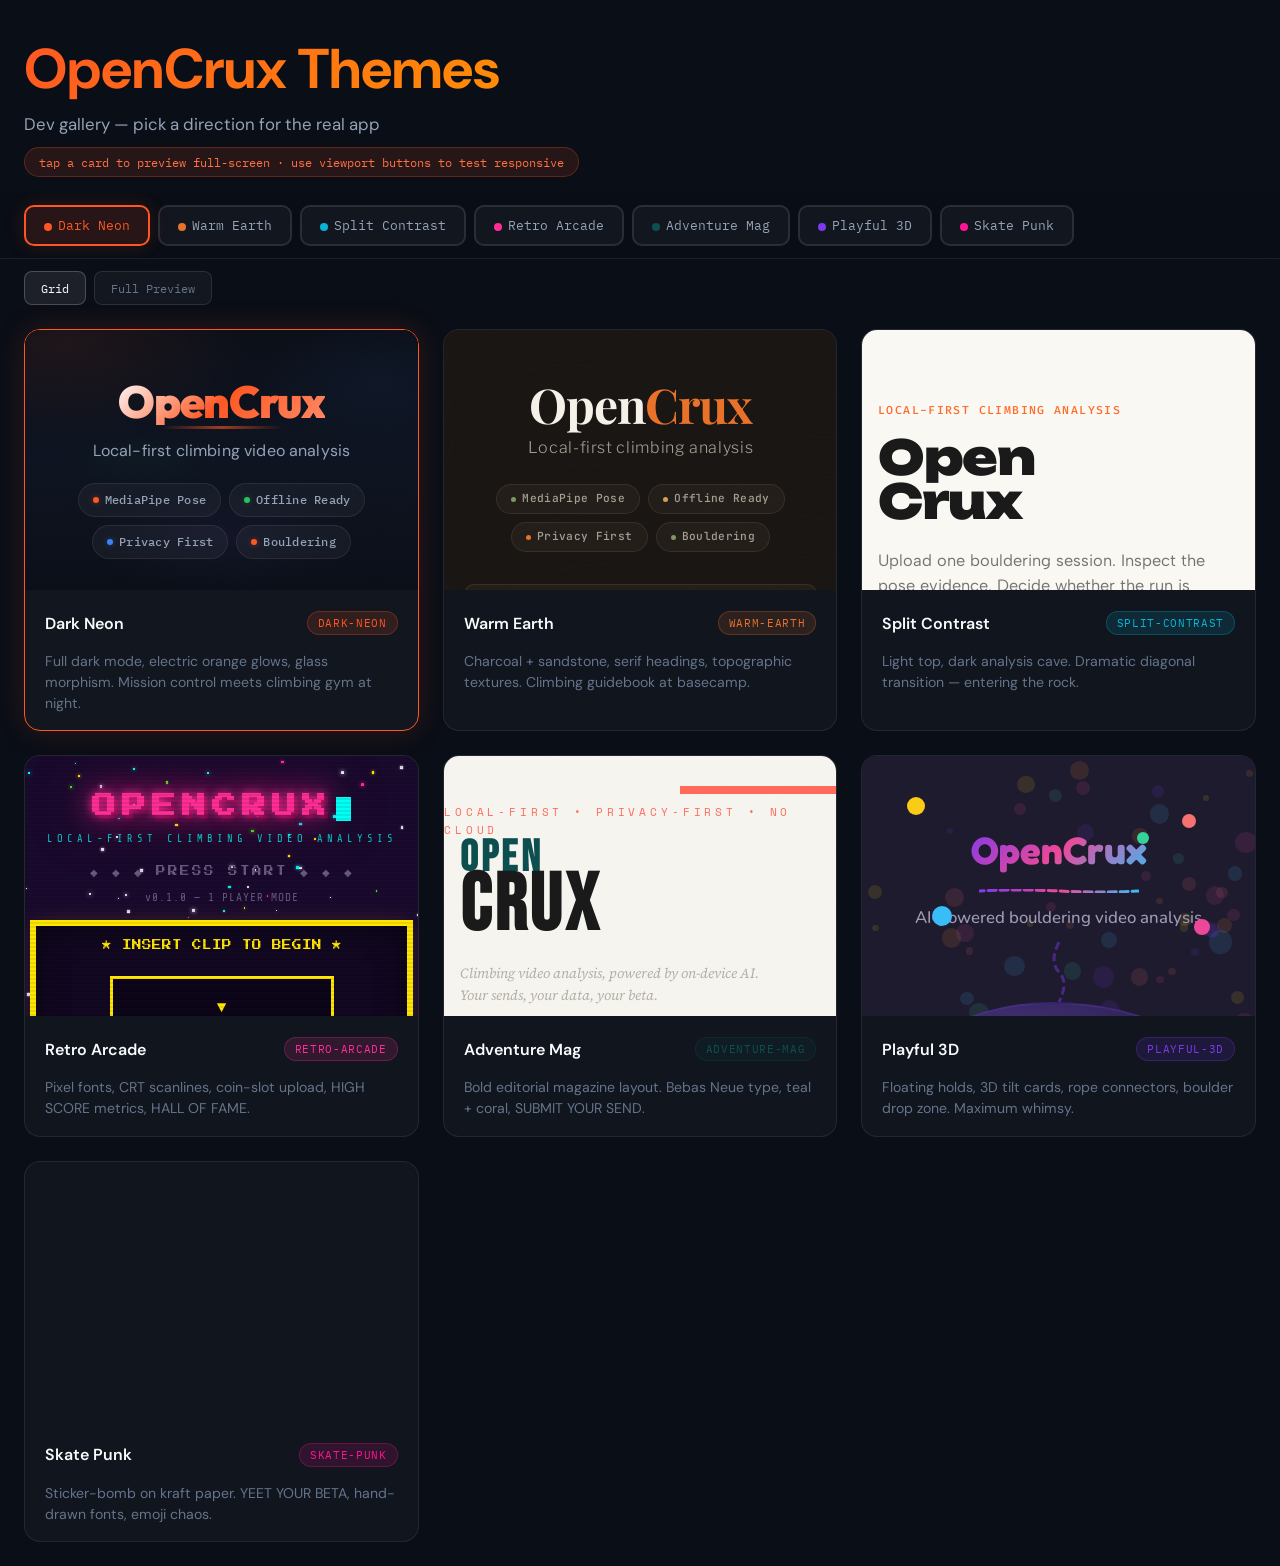
<file: prototypes/index.html>
<!DOCTYPE html>
<html lang="en">
<head>
  <meta charset="utf-8" />
  <meta name="viewport" content="width=device-width, initial-scale=1" />
  <title>OpenCrux — Theme Gallery</title>
  <link rel="preconnect" href="https://fonts.googleapis.com" />
  <link href="https://fonts.googleapis.com/css2?family=DM+Sans:wght@400;500;700&family=IBM+Plex+Mono:wght@400;500&display=swap" rel="stylesheet" />
  <style>
    * { box-sizing: border-box; margin: 0; }
    body { font-family: 'DM Sans', sans-serif; background: #0a0e17; color: #f8fafc; min-height: 100vh; }

    .gallery-header { padding: 2rem 1.5rem 1rem; max-width: 1400px; margin: 0 auto; }
    .gallery-header h1 {
      font-size: clamp(2rem, 5vw, 3.5rem); font-weight: 700;
      background: linear-gradient(135deg, #ff5722, #ff9800, #ff5722);
      -webkit-background-clip: text; -webkit-text-fill-color: transparent; background-clip: text;
    }
    .gallery-header p { color: #94a3b8; margin-top: 0.5rem; font-size: 1.05rem; }
    .gallery-header .hint {
      display: inline-block; margin-top: 0.75rem; padding: 6px 14px;
      background: rgba(255, 87, 34, 0.12); border: 1px solid rgba(255, 87, 34, 0.25);
      border-radius: 999px; font-family: 'IBM Plex Mono', monospace; font-size: 0.78rem; color: #ff7043;
    }

    .dev-bar {
      position: sticky; top: 0; z-index: 1000;
      background: rgba(10, 14, 23, 0.92); backdrop-filter: blur(16px);
      border-bottom: 1px solid rgba(255, 255, 255, 0.08);
      padding: 0.75rem 1.5rem; display: flex; gap: 0.5rem;
      overflow-x: auto; -webkit-overflow-scrolling: touch;
    }
    .theme-btn {
      flex-shrink: 0; padding: 10px 18px; border-radius: 10px;
      border: 2px solid rgba(255, 255, 255, 0.1); background: rgba(255, 255, 255, 0.04);
      color: #94a3b8; font-family: 'IBM Plex Mono', monospace; font-size: 0.82rem;
      cursor: pointer; transition: all 150ms ease; white-space: nowrap;
    }
    .theme-btn:hover { border-color: rgba(255, 87, 34, 0.4); color: #f8fafc; background: rgba(255, 87, 34, 0.08); }
    .theme-btn.active { border-color: #ff5722; color: #ff5722; background: rgba(255, 87, 34, 0.12); box-shadow: 0 0 20px rgba(255, 87, 34, 0.15); }
    .theme-btn .dot { display: inline-block; width: 8px; height: 8px; border-radius: 50%; margin-right: 6px; vertical-align: middle; }

    .view-toggle { display: flex; gap: 0.5rem; padding: 0.75rem 1.5rem 0; max-width: 1400px; margin: 0 auto; }
    .view-btn {
      padding: 8px 16px; border-radius: 8px; border: 1px solid rgba(255, 255, 255, 0.1);
      background: rgba(255, 255, 255, 0.04); color: #64748b;
      font-family: 'IBM Plex Mono', monospace; font-size: 0.78rem; cursor: pointer; transition: all 150ms ease;
    }
    .view-btn.active { border-color: rgba(255, 255, 255, 0.2); color: #f8fafc; background: rgba(255, 255, 255, 0.08); }

    .grid-view {
      display: grid; grid-template-columns: repeat(auto-fit, minmax(340px, 1fr));
      gap: 1.5rem; padding: 1.5rem; max-width: 1400px; margin: 0 auto;
    }
    .theme-card {
      border-radius: 16px; border: 1px solid rgba(255, 255, 255, 0.08);
      background: rgba(255, 255, 255, 0.03); overflow: hidden;
      transition: all 200ms ease; cursor: pointer;
    }
    .theme-card:hover { border-color: rgba(255, 87, 34, 0.3); transform: translateY(-4px); box-shadow: 0 20px 40px rgba(0, 0, 0, 0.3); }
    .theme-card.active { border-color: #ff5722; box-shadow: 0 0 30px rgba(255, 87, 34, 0.15); }
    .theme-card iframe { width: 100%; height: 260px; border: none; pointer-events: none; }
    .theme-card-info { padding: 1rem 1.25rem; display: flex; justify-content: space-between; align-items: center; }
    .theme-card-info h3 { font-size: 1rem; font-weight: 600; }
    .theme-card-desc { padding: 0 1.25rem 1rem; color: #64748b; font-size: 0.88rem; line-height: 1.5; }

    .full-view { display: none; width: 100%; max-width: 1400px; margin: 1.5rem auto; padding: 0 1.5rem; }
    .full-view.visible { display: block; }
    .full-view-frame { width: 100%; height: calc(100vh - 140px); border: 1px solid rgba(255, 255, 255, 0.08); border-radius: 16px; overflow: hidden; transition: max-width 300ms ease; }
    .full-view-frame iframe { width: 100%; height: 100%; border: none; }
    .full-view-controls { display: flex; gap: 0.75rem; margin-bottom: 1rem; align-items: center; flex-wrap: wrap; }
    .viewport-btn {
      padding: 8px 14px; border-radius: 8px; border: 1px solid rgba(255, 255, 255, 0.1);
      background: rgba(255, 255, 255, 0.04); color: #94a3b8;
      font-family: 'IBM Plex Mono', monospace; font-size: 0.78rem; cursor: pointer; transition: all 150ms ease;
    }
    .viewport-btn.active { border-color: #ff5722; color: #ff5722; background: rgba(255, 87, 34, 0.08); }
    .open-tab-btn {
      margin-left: auto; padding: 8px 16px; border-radius: 8px; border: 1px solid #ff5722;
      background: rgba(255, 87, 34, 0.1); color: #ff5722;
      font-family: 'IBM Plex Mono', monospace; font-size: 0.78rem; cursor: pointer; transition: all 150ms ease; text-decoration: none;
    }
    .open-tab-btn:hover { background: #ff5722; color: #fff; }

    @media (max-width: 640px) {
      .grid-view { grid-template-columns: 1fr; }
      .gallery-header { padding: 1.5rem 1rem 0.5rem; }
    }
  </style>
</head>
<body>
  <div class="gallery-header">
    <h1>OpenCrux Themes</h1>
    <p>Dev gallery — pick a direction for the real app</p>
    <span class="hint">tap a card to preview full-screen &middot; use viewport buttons to test responsive</span>
  </div>

  <nav class="dev-bar" id="dev-bar"></nav>

  <div class="view-toggle">
    <button class="view-btn active" data-view="grid">Grid</button>
    <button class="view-btn" data-view="full">Full Preview</button>
  </div>

  <div class="grid-view" id="grid-view"></div>

  <div class="full-view" id="full-view">
    <div class="full-view-controls">
      <button class="viewport-btn active" data-width="100%">Desktop</button>
      <button class="viewport-btn" data-width="768px">Tablet</button>
      <button class="viewport-btn" data-width="375px">Mobile</button>
      <a class="open-tab-btn" id="open-tab-link" href="#" target="_blank">Open in new tab</a>
    </div>
    <div class="full-view-frame" id="full-view-frame">
      <iframe id="full-iframe" src=""></iframe>
    </div>
  </div>

  <script>
    const themes = [
      { id: 'dark-neon', name: 'Dark Neon', file: 'dark-neon.html', color: '#ff5722', desc: 'Full dark mode, electric orange glows, glass morphism. Mission control meets climbing gym at night.' },
      { id: 'warm-earth', name: 'Warm Earth', file: 'warm-earth.html', color: '#e8722a', desc: 'Charcoal + sandstone, serif headings, topographic textures. Climbing guidebook at basecamp.' },
      { id: 'split-contrast', name: 'Split Contrast', file: 'split-contrast.html', color: '#06b6d4', desc: 'Light top, dark analysis cave. Dramatic diagonal transition \u2014 entering the rock.' },
      { id: 'retro-arcade', name: 'Retro Arcade', file: 'retro-arcade.html', color: '#ff2d95', desc: 'Pixel fonts, CRT scanlines, coin-slot upload, HIGH SCORE metrics, HALL OF FAME.' },
      { id: 'adventure-mag', name: 'Adventure Mag', file: 'adventure-mag.html', color: '#0d4f4f', desc: 'Bold editorial magazine layout. Bebas Neue type, teal + coral, SUBMIT YOUR SEND.' },
      { id: 'playful-3d', name: 'Playful 3D', file: 'playful-3d.html', color: '#7c3aed', desc: 'Floating holds, 3D tilt cards, rope connectors, boulder drop zone. Maximum whimsy.' },
      { id: 'skate-punk', name: 'Skate Punk', file: 'skate-punk.html', color: '#ff1493', desc: 'Sticker-bomb on kraft paper. YEET YOUR BETA, hand-drawn fonts, emoji chaos.' },
    ];

    let activeTheme = themes[0].id;
    const devBar = document.getElementById('dev-bar');
    const gridView = document.getElementById('grid-view');
    const fullView = document.getElementById('full-view');
    const fullIframe = document.getElementById('full-iframe');
    const fullViewFrame = document.getElementById('full-view-frame');
    const openTabLink = document.getElementById('open-tab-link');

    // Build dev bar
    themes.forEach(function(t) {
      const btn = document.createElement('button');
      btn.className = 'theme-btn' + (t.id === activeTheme ? ' active' : '');
      btn.dataset.theme = t.id;
      const dot = document.createElement('span');
      dot.className = 'dot';
      dot.style.background = t.color;
      btn.appendChild(dot);
      btn.appendChild(document.createTextNode(t.name));
      btn.addEventListener('click', function() { selectTheme(t.id); });
      devBar.appendChild(btn);
    });

    // Build grid cards
    themes.forEach(function(t) {
      const card = document.createElement('div');
      card.className = 'theme-card' + (t.id === activeTheme ? ' active' : '');
      card.dataset.theme = t.id;

      const iframe = document.createElement('iframe');
      iframe.src = t.file;
      iframe.loading = 'lazy';
      iframe.sandbox = 'allow-scripts';
      card.appendChild(iframe);

      const info = document.createElement('div');
      info.className = 'theme-card-info';
      const h3 = document.createElement('h3');
      h3.textContent = t.name;
      info.appendChild(h3);
      const badge = document.createElement('span');
      badge.className = 'badge';
      badge.style.cssText = 'padding:4px 10px;border-radius:999px;font-family:IBM Plex Mono,monospace;font-size:0.7rem;text-transform:uppercase;letter-spacing:0.06em;background:' + t.color + '22;color:' + t.color + ';border:1px solid ' + t.color + '44';
      badge.textContent = t.id;
      info.appendChild(badge);
      card.appendChild(info);

      const desc = document.createElement('div');
      desc.className = 'theme-card-desc';
      desc.textContent = t.desc;
      card.appendChild(desc);

      card.addEventListener('click', function() {
        selectTheme(t.id);
        switchView('full');
      });
      gridView.appendChild(card);
    });

    // View toggle
    document.querySelectorAll('.view-btn').forEach(function(btn) {
      btn.addEventListener('click', function() { switchView(btn.dataset.view); });
    });

    // Viewport buttons
    document.querySelectorAll('.viewport-btn').forEach(function(btn) {
      btn.addEventListener('click', function() {
        document.querySelectorAll('.viewport-btn').forEach(function(b) { b.classList.remove('active'); });
        btn.classList.add('active');
        var w = btn.dataset.width;
        fullViewFrame.style.maxWidth = w;
        fullViewFrame.style.margin = w === '100%' ? '0' : '0 auto';
      });
    });

    function selectTheme(id) {
      activeTheme = id;
      var theme = themes.find(function(t) { return t.id === id; });
      document.querySelectorAll('.theme-btn').forEach(function(btn) { btn.classList.toggle('active', btn.dataset.theme === id); });
      document.querySelectorAll('.theme-card').forEach(function(card) { card.classList.toggle('active', card.dataset.theme === id); });
      fullIframe.src = theme.file;
      openTabLink.href = theme.file;
    }

    function switchView(view) {
      document.querySelectorAll('.view-btn').forEach(function(b) { b.classList.toggle('active', b.dataset.view === view); });
      if (view === 'grid') {
        gridView.style.display = '';
        fullView.classList.remove('visible');
      } else {
        gridView.style.display = 'none';
        fullView.classList.add('visible');
        var theme = themes.find(function(t) { return t.id === activeTheme; });
        fullIframe.src = theme.file;
        openTabLink.href = theme.file;
      }
    }
  </script>
</body>
</html>
</file>
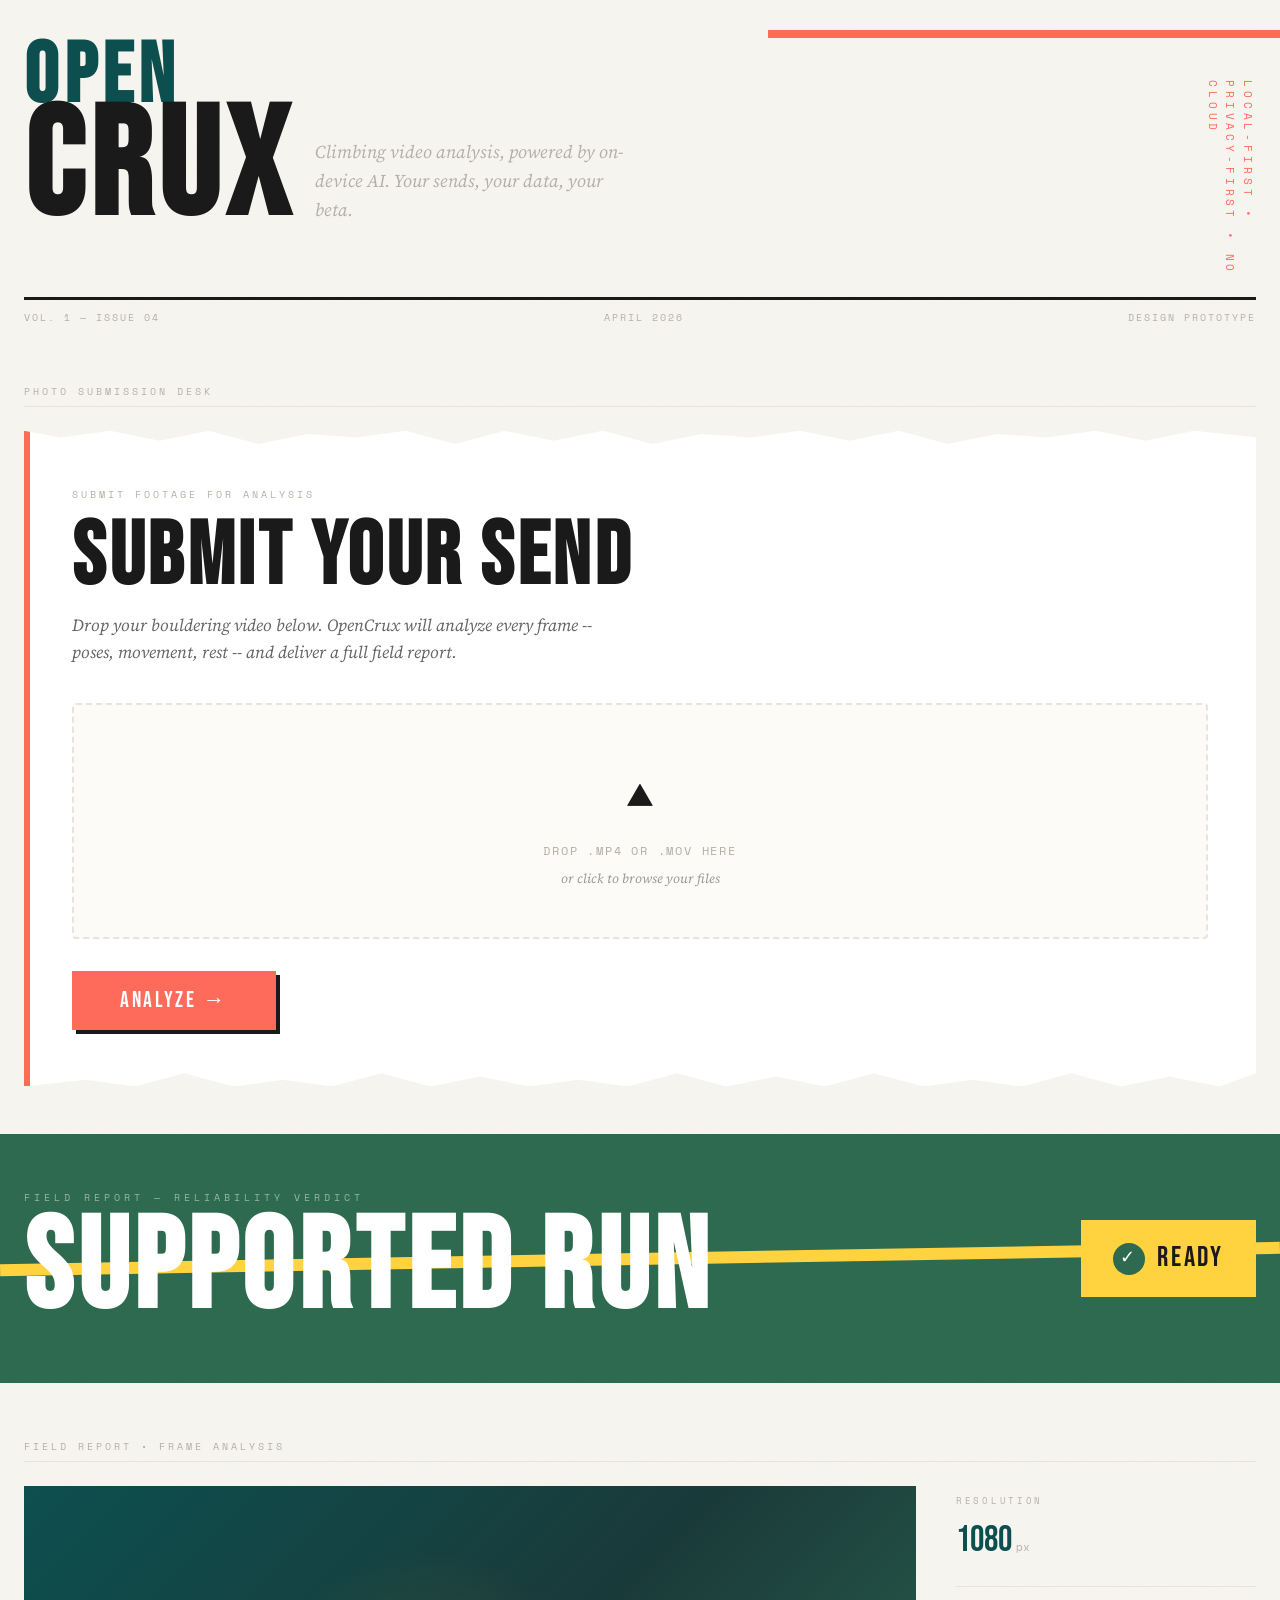
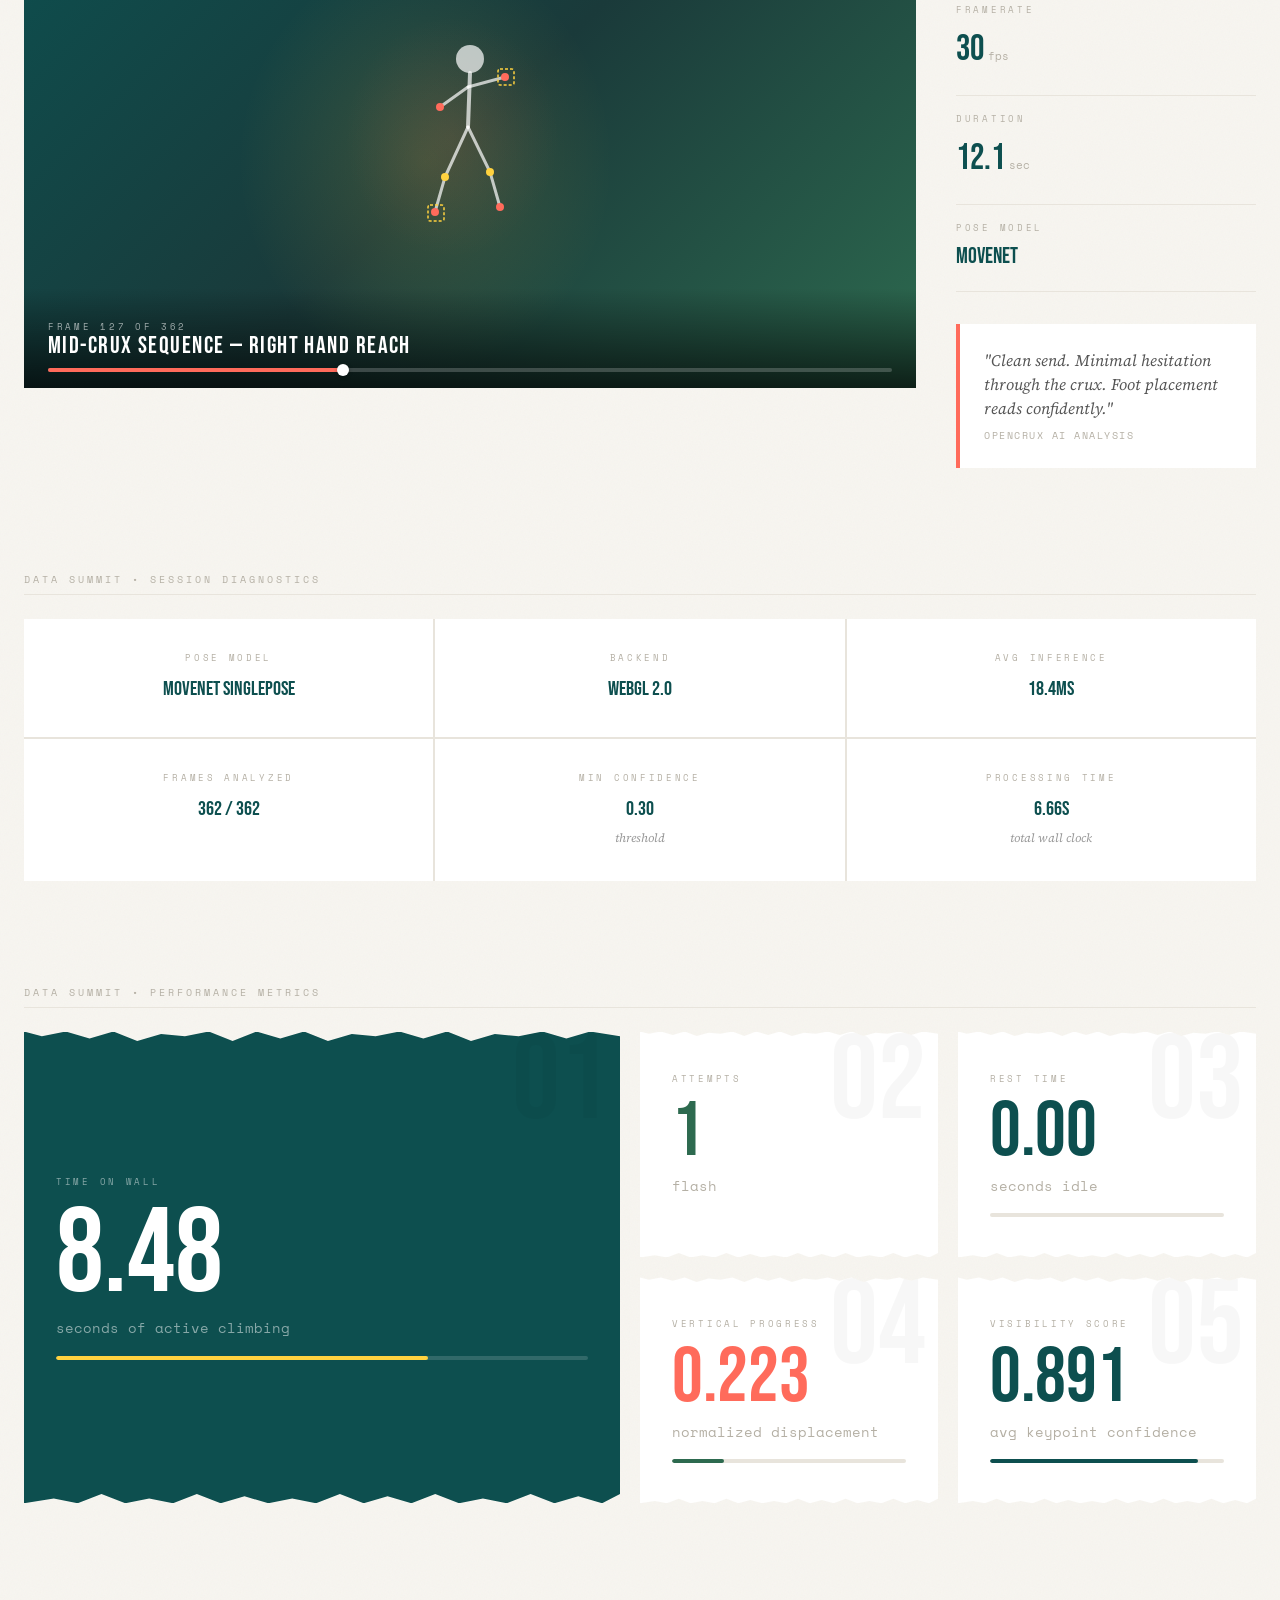
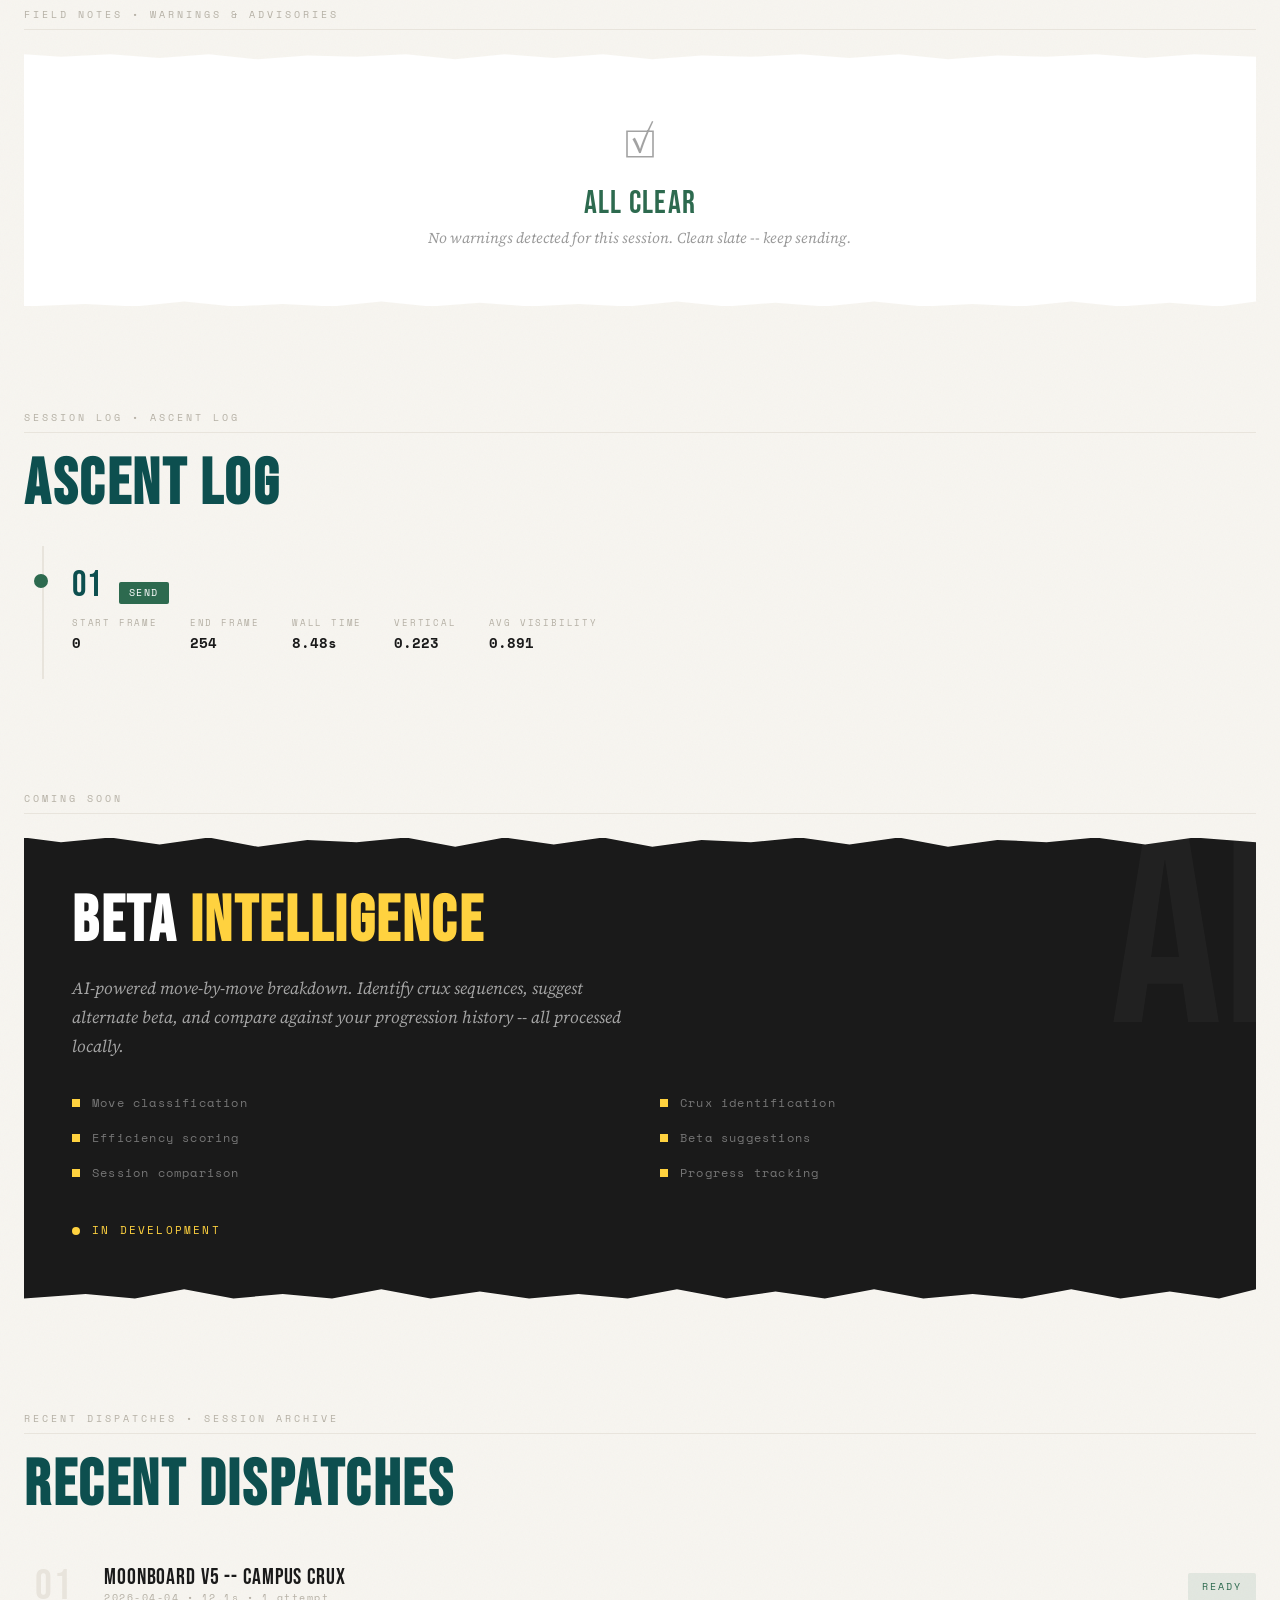
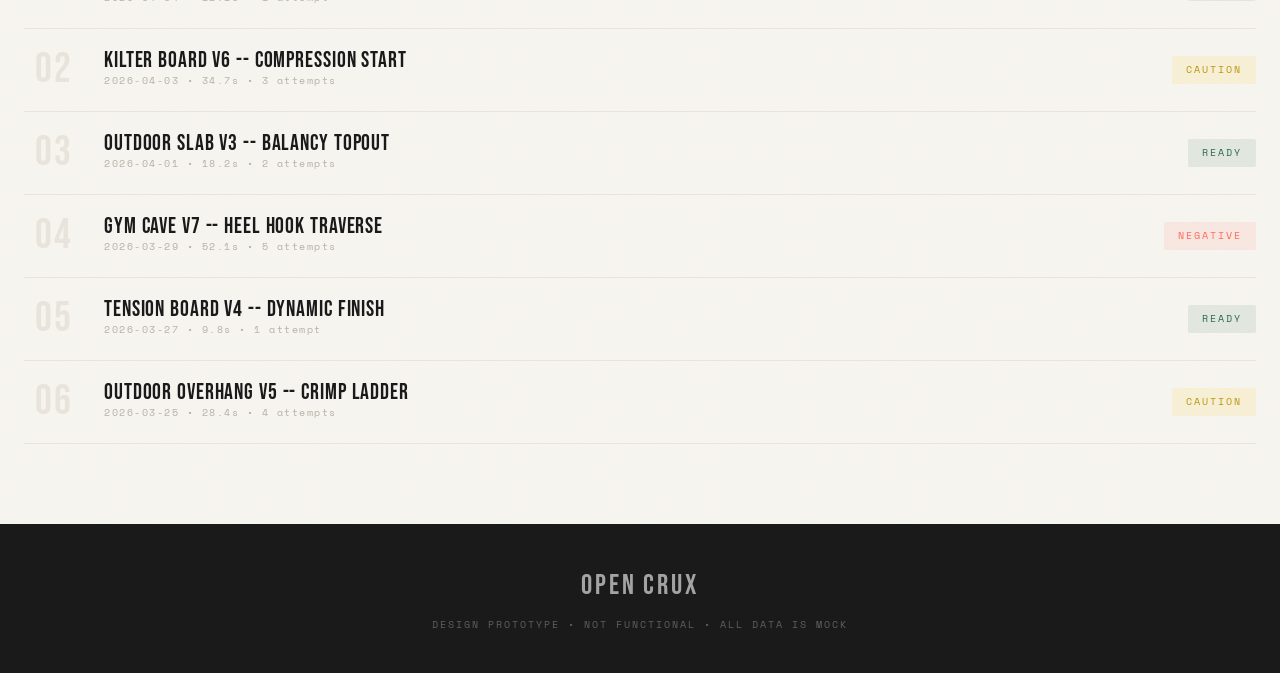
<file: prototypes/adventure-mag.html>
<!DOCTYPE html>
<html lang="en">
<head>
<meta charset="UTF-8">
<meta name="viewport" content="width=device-width, initial-scale=1.0">
<title>OPEN CRUX -- Adventure Magazine Prototype</title>
<link rel="preconnect" href="https://fonts.googleapis.com">
<link rel="preconnect" href="https://fonts.gstatic.com" crossorigin>
<link href="https://fonts.googleapis.com/css2?family=Bebas+Neue&family=Source+Serif+4:ital,opsz,wght@0,8..60,300..900;1,8..60,300..900&family=Space+Mono:wght@400;700&display=swap" rel="stylesheet">
<style>
/* ========== RESET & BASE ========== */
*, *::before, *::after { box-sizing: border-box; margin: 0; padding: 0; }

html {
  font-size: 16px;
  scroll-behavior: smooth;
  -webkit-font-smoothing: antialiased;
}

body {
  font-family: 'Source Serif 4', Georgia, serif;
  background-color: #f7f5f0;
  color: #1a1a1a;
  line-height: 1.6;
  overflow-x: hidden;
  /* subtle paper texture */
  background-image:
    url("data:image/svg+xml,%3Csvg width='100' height='100' xmlns='http://www.w3.org/2000/svg'%3E%3Cfilter id='n'%3E%3CfeTurbulence type='fractalNoise' baseFrequency='0.65' numOctaves='3' stitchTiles='stitch'/%3E%3C/filter%3E%3Crect width='100%25' height='100%25' filter='url(%23n)' opacity='0.03'/%3E%3C/svg%3E");
}

/* ========== TYPOGRAPHY ========== */
.font-headline { font-family: 'Bebas Neue', 'Arial Black', sans-serif; letter-spacing: 0.04em; line-height: 0.88; text-transform: uppercase; }
.font-data { font-family: 'Space Mono', 'Courier New', monospace; }
.font-body { font-family: 'Source Serif 4', Georgia, serif; }

/* ========== COLORS ========== */
:root {
  --teal: #0d4f4f;
  --coral: #ff6b5b;
  --yellow: #ffd23f;
  --black: #1a1a1a;
  --green: #2d6a4f;
  --cream: #f7f5f0;
  --warm-gray: #b5b0a5;
  --light-gray: #e8e4dc;
}

/* ========== LAYOUT ========== */
.container {
  max-width: 1280px;
  margin: 0 auto;
  padding: 0 24px;
}

/* ========== SECTION LABEL ========== */
.section-label {
  font-family: 'Space Mono', monospace;
  font-size: 10px;
  letter-spacing: 0.3em;
  text-transform: uppercase;
  color: var(--warm-gray);
  border-bottom: 1px solid var(--light-gray);
  padding-bottom: 6px;
  margin-bottom: 24px;
}

/* ========== TORN PAPER EDGE ========== */
.torn-edge {
  clip-path: polygon(
    0% 0%, 3% 1%, 7% 0%, 11% 1.5%, 15% 0%, 19% 2%, 23% 0.5%, 27% 1%, 31% 0%, 35% 2%, 39% 0%, 43% 1.5%, 47% 0%, 51% 2%, 55% 0.5%, 59% 1%, 63% 0%, 67% 1.5%, 71% 0%, 75% 2%, 79% 0.5%, 83% 1%, 87% 0%, 91% 1.5%, 95% 0%, 100% 1%,
    100% 98%, 97% 100%, 93% 98.5%, 89% 100%, 85% 98%, 81% 100%, 77% 99%, 73% 100%, 69% 98%, 65% 100%, 61% 98.5%, 57% 100%, 53% 98%, 49% 100%, 45% 99%, 41% 100%, 37% 98.5%, 33% 100%, 29% 98%, 25% 100%, 21% 99%, 17% 100%, 13% 98%, 9% 100%, 5% 99%, 0% 100%
  );
}

/* ========== 1. MASTHEAD ========== */
.masthead {
  position: relative;
  padding: 40px 0 60px;
  overflow: hidden;
}

.masthead .container {
  display: flex;
  align-items: flex-end;
  gap: 20px;
  position: relative;
}

.masthead-title {
  font-size: clamp(80px, 12vw, 160px);
  color: var(--black);
  position: relative;
  z-index: 2;
}

.masthead-title span {
  display: block;
}

.masthead-title .open {
  font-size: 0.55em;
  color: var(--teal);
  margin-bottom: -0.15em;
}

.coral-bar {
  position: absolute;
  top: 30px;
  right: 0;
  width: 40%;
  height: 8px;
  background: var(--coral);
  z-index: 1;
}

.sideways-text {
  font-family: 'Space Mono', monospace;
  font-size: 11px;
  letter-spacing: 0.35em;
  text-transform: uppercase;
  color: var(--coral);
  writing-mode: vertical-rl;
  text-orientation: mixed;
  position: absolute;
  right: 24px;
  top: 80px;
  z-index: 3;
}

.masthead-subtitle {
  font-family: 'Source Serif 4', serif;
  font-style: italic;
  font-size: clamp(14px, 2vw, 18px);
  color: var(--warm-gray);
  padding-bottom: 12px;
  max-width: 320px;
}

.masthead-rule {
  border: none;
  height: 3px;
  background: var(--black);
  margin: 0;
}

.masthead-meta {
  display: flex;
  justify-content: space-between;
  align-items: center;
  padding: 10px 0;
  font-family: 'Space Mono', monospace;
  font-size: 10px;
  letter-spacing: 0.2em;
  text-transform: uppercase;
  color: var(--warm-gray);
}

/* ========== 2. UPLOAD ========== */
.upload-section {
  padding: 48px 0;
}

.upload-card {
  background: white;
  padding: 56px 48px;
  position: relative;
  overflow: hidden;
}

.upload-card::before {
  content: '';
  position: absolute;
  top: 0;
  left: 0;
  width: 6px;
  height: 100%;
  background: var(--coral);
}

.upload-eyebrow {
  font-family: 'Space Mono', monospace;
  font-size: 10px;
  letter-spacing: 0.3em;
  text-transform: uppercase;
  color: var(--warm-gray);
  margin-bottom: 16px;
}

.upload-headline {
  font-size: clamp(48px, 7vw, 88px);
  color: var(--black);
  margin-bottom: 16px;
}

.upload-body {
  font-size: 17px;
  color: #666;
  max-width: 520px;
  margin-bottom: 36px;
  font-style: italic;
}

.upload-dropzone {
  border: 2px dashed var(--light-gray);
  border-radius: 4px;
  padding: 48px 32px;
  text-align: center;
  margin-bottom: 32px;
  transition: border-color 0.3s;
  background: #fcfbf8;
}

.upload-dropzone:hover {
  border-color: var(--coral);
}

.upload-dropzone-icon {
  font-size: 48px;
  margin-bottom: 12px;
  display: block;
}

.upload-dropzone-text {
  font-family: 'Space Mono', monospace;
  font-size: 12px;
  letter-spacing: 0.15em;
  color: var(--warm-gray);
  text-transform: uppercase;
}

.upload-dropzone-sub {
  font-size: 13px;
  color: #999;
  margin-top: 8px;
  font-style: italic;
}

.btn-coral {
  display: inline-block;
  font-family: 'Bebas Neue', sans-serif;
  font-size: 22px;
  letter-spacing: 0.12em;
  background: var(--coral);
  color: white;
  border: none;
  padding: 16px 48px;
  cursor: pointer;
  text-transform: uppercase;
  position: relative;
  transition: transform 0.15s, box-shadow 0.15s;
}

.btn-coral:hover {
  transform: translateY(-2px);
  box-shadow: 0 6px 20px rgba(255, 107, 91, 0.35);
}

.btn-coral::after {
  content: '';
  position: absolute;
  bottom: -4px;
  left: 4px;
  width: 100%;
  height: 100%;
  background: var(--black);
  z-index: -1;
}

/* ========== 3. VERDICT BANNER ========== */
.verdict-banner {
  background: var(--green);
  position: relative;
  overflow: hidden;
  padding: 0;
}

.verdict-banner .yellow-stripe {
  position: absolute;
  top: 50%;
  left: 0;
  width: 100%;
  height: 12px;
  background: var(--yellow);
  transform: translateY(-50%) rotate(-1deg);
  z-index: 1;
}

.verdict-inner {
  position: relative;
  z-index: 2;
  padding: 56px 0;
  display: flex;
  align-items: center;
  gap: 32px;
  flex-wrap: wrap;
}

.verdict-label {
  font-family: 'Space Mono', monospace;
  font-size: 10px;
  letter-spacing: 0.4em;
  text-transform: uppercase;
  color: rgba(255,255,255,0.5);
  display: block;
  margin-bottom: 8px;
}

.verdict-text {
  font-size: clamp(64px, 10vw, 140px);
  color: white;
  flex: 1;
  min-width: 280px;
}

.verdict-badge {
  background: var(--yellow);
  color: var(--black);
  font-family: 'Bebas Neue', sans-serif;
  font-size: 28px;
  letter-spacing: 0.1em;
  padding: 16px 32px;
  display: flex;
  align-items: center;
  gap: 12px;
}

.verdict-badge .check {
  width: 32px;
  height: 32px;
  border-radius: 50%;
  background: var(--green);
  color: white;
  display: flex;
  align-items: center;
  justify-content: center;
  font-size: 18px;
}

/* ========== 4. FRAME PREVIEW ========== */
.frame-section {
  padding: 56px 0;
}

.frame-editorial {
  display: grid;
  grid-template-columns: 1fr 300px;
  gap: 40px;
  align-items: start;
}

.frame-image-wrap {
  position: relative;
  background: #ddd;
  aspect-ratio: 16/9;
  overflow: hidden;
}

.frame-image-placeholder {
  width: 100%;
  height: 100%;
  background: linear-gradient(135deg, var(--teal) 0%, #1a3a3a 50%, var(--green) 100%);
  display: flex;
  align-items: center;
  justify-content: center;
  position: relative;
}

.frame-image-placeholder::after {
  content: '';
  position: absolute;
  inset: 0;
  background:
    radial-gradient(ellipse 30% 60% at 45% 55%, rgba(255,210,63,0.15) 0%, transparent 70%),
    radial-gradient(ellipse 20% 40% at 48% 50%, rgba(255,107,91,0.1) 0%, transparent 60%);
}

.climber-silhouette {
  position: relative;
  z-index: 1;
  width: 120px;
  height: 200px;
}

.climber-silhouette svg {
  width: 100%;
  height: 100%;
}

.frame-caption {
  position: absolute;
  bottom: 0;
  left: 0;
  right: 0;
  background: linear-gradient(transparent, rgba(0,0,0,0.7));
  padding: 32px 24px 16px;
  color: white;
}

.frame-caption-label {
  font-family: 'Space Mono', monospace;
  font-size: 9px;
  letter-spacing: 0.3em;
  text-transform: uppercase;
  opacity: 0.6;
}

.frame-caption-title {
  font-family: 'Bebas Neue', sans-serif;
  font-size: 24px;
  letter-spacing: 0.06em;
}

.frame-scrubber {
  height: 4px;
  background: rgba(255,255,255,0.2);
  margin-top: 12px;
  position: relative;
  border-radius: 2px;
}

.frame-scrubber-fill {
  position: absolute;
  left: 0;
  top: 0;
  height: 100%;
  width: 35%;
  background: var(--coral);
  border-radius: 2px;
}

.frame-scrubber-handle {
  position: absolute;
  left: 35%;
  top: 50%;
  width: 12px;
  height: 12px;
  background: white;
  border-radius: 50%;
  transform: translate(-50%, -50%);
  box-shadow: 0 1px 4px rgba(0,0,0,0.3);
}

/* sidebar */
.frame-sidebar {
  padding-top: 8px;
}

.frame-sidebar-stat {
  border-bottom: 1px solid var(--light-gray);
  padding: 16px 0;
}

.frame-sidebar-stat:first-child {
  padding-top: 0;
}

.frame-sidebar-stat-label {
  font-family: 'Space Mono', monospace;
  font-size: 9px;
  letter-spacing: 0.3em;
  text-transform: uppercase;
  color: var(--warm-gray);
  margin-bottom: 4px;
}

.frame-sidebar-stat-value {
  font-family: 'Bebas Neue', sans-serif;
  font-size: 36px;
  color: var(--teal);
}

.frame-sidebar-stat-unit {
  font-family: 'Space Mono', monospace;
  font-size: 11px;
  color: var(--warm-gray);
  margin-left: 4px;
}

.frame-pullquote {
  margin-top: 32px;
  padding: 24px;
  border-left: 4px solid var(--coral);
  background: white;
}

.frame-pullquote p {
  font-size: 16px;
  font-style: italic;
  color: #555;
  line-height: 1.5;
}

.frame-pullquote cite {
  display: block;
  margin-top: 8px;
  font-family: 'Space Mono', monospace;
  font-size: 10px;
  letter-spacing: 0.15em;
  color: var(--warm-gray);
  font-style: normal;
  text-transform: uppercase;
}

/* ========== 5. DIAGNOSTICS ========== */
.diagnostics-section {
  padding: 48px 0;
}

.diag-grid {
  display: grid;
  grid-template-columns: 1fr 1fr 1fr;
  gap: 2px;
  background: var(--light-gray);
}

.diag-cell {
  background: white;
  padding: 32px 24px;
  text-align: center;
}

.diag-cell-label {
  font-family: 'Space Mono', monospace;
  font-size: 9px;
  letter-spacing: 0.3em;
  text-transform: uppercase;
  color: var(--warm-gray);
  margin-bottom: 8px;
}

.diag-cell-value {
  font-family: 'Bebas Neue', sans-serif;
  font-size: 20px;
  color: var(--teal);
  word-break: break-all;
}

.diag-cell-note {
  font-size: 12px;
  color: #999;
  margin-top: 4px;
  font-style: italic;
}

/* ========== 6. METRICS ========== */
.metrics-section {
  padding: 56px 0;
}

.metrics-grid {
  display: grid;
  grid-template-columns: 2fr 1fr 1fr;
  grid-template-rows: auto auto;
  gap: 20px;
}

.metric-card {
  background: white;
  padding: 40px 32px;
  position: relative;
  overflow: hidden;
}

.metric-card::before {
  content: attr(data-index);
  position: absolute;
  top: -10px;
  right: 12px;
  font-family: 'Bebas Neue', sans-serif;
  font-size: 120px;
  color: rgba(0,0,0,0.03);
  line-height: 1;
  pointer-events: none;
}

.metric-card-label {
  font-family: 'Space Mono', monospace;
  font-size: 9px;
  letter-spacing: 0.3em;
  text-transform: uppercase;
  color: var(--warm-gray);
  margin-bottom: 12px;
}

.metric-card-value {
  font-family: 'Bebas Neue', sans-serif;
  font-size: clamp(56px, 6vw, 88px);
  line-height: 0.9;
}

.metric-card-unit {
  font-family: 'Space Mono', monospace;
  font-size: 14px;
  color: var(--warm-gray);
  margin-top: 8px;
}

.metric-card-bar {
  margin-top: 16px;
  height: 4px;
  background: var(--light-gray);
  border-radius: 2px;
  overflow: hidden;
}

.metric-card-bar-fill {
  height: 100%;
  border-radius: 2px;
  transition: width 1s ease;
}

.metric-card.featured {
  grid-row: span 2;
  display: flex;
  flex-direction: column;
  justify-content: center;
  background: var(--teal);
  color: white;
}

.metric-card.featured .metric-card-label { color: rgba(255,255,255,0.5); }
.metric-card.featured .metric-card-unit { color: rgba(255,255,255,0.5); }
.metric-card.featured .metric-card-bar { background: rgba(255,255,255,0.15); }

/* ========== 7. WARNINGS / FIELD NOTES ========== */
.warnings-section {
  padding: 48px 0;
}

.warnings-empty {
  text-align: center;
  padding: 56px 32px;
  background: white;
}

.warnings-empty-icon {
  font-size: 40px;
  margin-bottom: 16px;
  opacity: 0.4;
}

.warnings-empty-title {
  font-family: 'Bebas Neue', sans-serif;
  font-size: 32px;
  color: var(--green);
  margin-bottom: 8px;
}

.warnings-empty-body {
  font-size: 15px;
  color: #999;
  font-style: italic;
}

/* ========== 8. ATTEMPTS / ASCENT LOG ========== */
.attempts-section {
  padding: 56px 0;
}

.attempts-timeline {
  position: relative;
  padding-left: 48px;
}

.attempts-timeline::before {
  content: '';
  position: absolute;
  left: 18px;
  top: 0;
  bottom: 0;
  width: 2px;
  background: var(--light-gray);
}

.attempt-item {
  position: relative;
  padding: 24px 0;
  border-bottom: 1px solid var(--light-gray);
}

.attempt-item:last-child {
  border-bottom: none;
}

.attempt-dot {
  position: absolute;
  left: -38px;
  top: 28px;
  width: 14px;
  height: 14px;
  border-radius: 50%;
  border: 3px solid var(--green);
  background: var(--cream);
}

.attempt-dot.success {
  background: var(--green);
}

.attempt-header {
  display: flex;
  align-items: baseline;
  gap: 16px;
  flex-wrap: wrap;
}

.attempt-number {
  font-family: 'Bebas Neue', sans-serif;
  font-size: 36px;
  color: var(--teal);
}

.attempt-tag {
  font-family: 'Space Mono', monospace;
  font-size: 10px;
  letter-spacing: 0.15em;
  text-transform: uppercase;
  background: var(--green);
  color: white;
  padding: 3px 10px;
  border-radius: 2px;
}

.attempt-meta {
  display: flex;
  gap: 32px;
  margin-top: 12px;
  flex-wrap: wrap;
}

.attempt-stat-label {
  font-family: 'Space Mono', monospace;
  font-size: 9px;
  letter-spacing: 0.2em;
  text-transform: uppercase;
  color: var(--warm-gray);
}

.attempt-stat-value {
  font-family: 'Space Mono', monospace;
  font-size: 14px;
  font-weight: 700;
  color: var(--black);
  margin-top: 2px;
}

/* ========== 9. AI / BETA INTELLIGENCE ========== */
.ai-section {
  padding: 56px 0;
}

.ai-card {
  background: var(--black);
  color: white;
  padding: 56px 48px;
  position: relative;
  overflow: hidden;
}

.ai-card::before {
  content: 'AI';
  position: absolute;
  top: -40px;
  right: -20px;
  font-family: 'Bebas Neue', sans-serif;
  font-size: 280px;
  color: rgba(255,255,255,0.03);
  line-height: 1;
  pointer-events: none;
}

.ai-headline {
  font-size: clamp(40px, 5vw, 64px);
  margin-bottom: 24px;
  position: relative;
}

.ai-headline .accent {
  color: var(--yellow);
}

.ai-body {
  max-width: 560px;
  font-size: 17px;
  line-height: 1.7;
  color: rgba(255,255,255,0.6);
  font-style: italic;
  margin-bottom: 32px;
}

.ai-feature-list {
  list-style: none;
  display: grid;
  grid-template-columns: 1fr 1fr;
  gap: 16px 40px;
}

.ai-feature-item {
  font-family: 'Space Mono', monospace;
  font-size: 12px;
  letter-spacing: 0.1em;
  color: rgba(255,255,255,0.4);
  padding-left: 20px;
  position: relative;
}

.ai-feature-item::before {
  content: '';
  position: absolute;
  left: 0;
  top: 6px;
  width: 8px;
  height: 8px;
  background: var(--yellow);
}

.ai-status {
  margin-top: 40px;
  display: inline-flex;
  align-items: center;
  gap: 12px;
  font-family: 'Space Mono', monospace;
  font-size: 11px;
  letter-spacing: 0.2em;
  text-transform: uppercase;
  color: var(--yellow);
}

.ai-status-dot {
  width: 8px;
  height: 8px;
  border-radius: 50%;
  background: var(--yellow);
  animation: pulse 2s infinite;
}

@keyframes pulse {
  0%, 100% { opacity: 1; }
  50% { opacity: 0.3; }
}

/* ========== 10. HISTORY / RECENT DISPATCHES ========== */
.history-section {
  padding: 56px 0 80px;
}

.history-list {
  list-style: none;
}

.history-item {
  display: grid;
  grid-template-columns: 60px 1fr auto;
  gap: 20px;
  align-items: center;
  padding: 20px 0;
  border-bottom: 1px solid var(--light-gray);
  transition: background 0.2s;
  cursor: pointer;
}

.history-item:hover {
  background: rgba(13,79,79,0.03);
  padding-left: 12px;
  padding-right: 12px;
  margin-left: -12px;
  margin-right: -12px;
}

.history-number {
  font-family: 'Bebas Neue', sans-serif;
  font-size: 42px;
  color: var(--light-gray);
  text-align: center;
  line-height: 1;
}

.history-info {}

.history-title {
  font-family: 'Bebas Neue', sans-serif;
  font-size: 22px;
  letter-spacing: 0.04em;
  color: var(--black);
}

.history-date {
  font-family: 'Space Mono', monospace;
  font-size: 10px;
  letter-spacing: 0.15em;
  color: var(--warm-gray);
  margin-top: 2px;
}

.history-verdict {
  font-family: 'Space Mono', monospace;
  font-size: 10px;
  letter-spacing: 0.2em;
  text-transform: uppercase;
  padding: 6px 14px;
  border-radius: 2px;
  white-space: nowrap;
}

.history-verdict.ready {
  background: rgba(45,106,79,0.1);
  color: var(--green);
}

.history-verdict.caution {
  background: rgba(255,210,63,0.15);
  color: #b8960c;
}

.history-verdict.negative {
  background: rgba(255,107,91,0.1);
  color: var(--coral);
}

/* ========== FOOTER ========== */
.footer {
  background: var(--black);
  color: rgba(255,255,255,0.3);
  padding: 40px 0;
  text-align: center;
}

.footer-brand {
  font-family: 'Bebas Neue', sans-serif;
  font-size: 28px;
  color: rgba(255,255,255,0.6);
  letter-spacing: 0.1em;
  margin-bottom: 8px;
}

.footer-note {
  font-family: 'Space Mono', monospace;
  font-size: 10px;
  letter-spacing: 0.2em;
  text-transform: uppercase;
}

/* ========== RESPONSIVE ========== */
@media (max-width: 768px) {
  .frame-editorial {
    grid-template-columns: 1fr;
  }

  .metrics-grid {
    grid-template-columns: 1fr 1fr;
  }

  .metric-card.featured {
    grid-column: span 2;
    grid-row: span 1;
  }

  .diag-grid {
    grid-template-columns: 1fr 1fr;
  }

  .ai-feature-list {
    grid-template-columns: 1fr;
  }

  .verdict-inner {
    flex-direction: column;
    align-items: flex-start;
    gap: 20px;
  }

  .history-item {
    grid-template-columns: 40px 1fr;
    gap: 12px;
  }

  .history-verdict {
    grid-column: 2;
  }
}

@media (max-width: 480px) {
  .container { padding: 0 16px; }

  .upload-card { padding: 36px 24px; }

  .metrics-grid {
    grid-template-columns: 1fr;
  }

  .metric-card.featured {
    grid-column: span 1;
  }

  .diag-grid {
    grid-template-columns: 1fr;
  }

  .ai-card {
    padding: 36px 24px;
  }

  .attempt-meta {
    gap: 16px;
  }

  .masthead .container {
    flex-direction: column;
    align-items: flex-start;
  }

  .sideways-text {
    writing-mode: horizontal-tb;
    position: relative;
    right: auto;
    top: auto;
    margin-top: 8px;
  }
}
</style>
</head>
<body>

<!-- ========== 1. MASTHEAD ========== -->
<header class="masthead">
  <div class="coral-bar"></div>
  <div class="sideways-text">Local-First &bull; Privacy-First &bull; No Cloud</div>
  <div class="container">
    <div>
      <h1 class="masthead-title font-headline">
        <span class="open">Open</span>
        <span>Crux</span>
      </h1>
    </div>
    <p class="masthead-subtitle">Climbing video analysis, powered by on-device AI. Your sends, your data, your beta.</p>
  </div>
</header>
<div class="container">
  <hr class="masthead-rule">
  <div class="masthead-meta">
    <span>Vol. 1 &mdash; Issue 04</span>
    <span>April 2026</span>
    <span>Design Prototype</span>
  </div>
</div>

<!-- ========== 2. UPLOAD ========== -->
<section class="upload-section">
  <div class="container">
    <div class="section-label">Photo Submission Desk</div>
    <div class="upload-card torn-edge">
      <div class="upload-eyebrow">Submit Footage for Analysis</div>
      <h2 class="upload-headline font-headline">Submit Your Send</h2>
      <p class="upload-body">Drop your bouldering video below. OpenCrux will analyze every frame -- poses, movement, rest -- and deliver a full field report.</p>
      <div class="upload-dropzone">
        <span class="upload-dropzone-icon">&#9650;</span>
        <div class="upload-dropzone-text">Drop .mp4 or .mov here</div>
        <div class="upload-dropzone-sub">or click to browse your files</div>
      </div>
      <button class="btn-coral">Analyze &rarr;</button>
    </div>
  </div>
</section>

<!-- ========== 3. VERDICT BANNER ========== -->
<section class="verdict-banner">
  <div class="yellow-stripe"></div>
  <div class="container">
    <div class="verdict-inner">
      <div style="flex:1; min-width:280px;">
        <span class="verdict-label">Field Report &mdash; Reliability Verdict</span>
        <h2 class="verdict-text font-headline">Supported Run</h2>
      </div>
      <div class="verdict-badge">
        <div class="check">&#10003;</div>
        READY
      </div>
    </div>
  </div>
</section>

<!-- ========== 4. FRAME PREVIEW ========== -->
<section class="frame-section">
  <div class="container">
    <div class="section-label">Field Report &bull; Frame Analysis</div>
    <div class="frame-editorial">
      <div>
        <div class="frame-image-wrap">
          <div class="frame-image-placeholder">
            <!-- Stylized climber silhouette with pose skeleton -->
            <svg class="climber-silhouette" viewBox="0 0 120 200" fill="none" xmlns="http://www.w3.org/2000/svg" style="width:120px;height:200px;">
              <circle cx="60" cy="22" r="14" fill="rgba(255,255,255,0.7)"/>
              <line x1="60" y1="36" x2="58" y2="90" stroke="rgba(255,255,255,0.7)" stroke-width="4" stroke-linecap="round"/>
              <line x1="58" y1="50" x2="30" y2="70" stroke="rgba(255,255,255,0.7)" stroke-width="3" stroke-linecap="round"/>
              <line x1="58" y1="50" x2="95" y2="40" stroke="rgba(255,255,255,0.7)" stroke-width="3" stroke-linecap="round"/>
              <line x1="58" y1="90" x2="35" y2="140" stroke="rgba(255,255,255,0.7)" stroke-width="3" stroke-linecap="round"/>
              <line x1="58" y1="90" x2="80" y2="135" stroke="rgba(255,255,255,0.7)" stroke-width="3" stroke-linecap="round"/>
              <line x1="35" y1="140" x2="25" y2="175" stroke="rgba(255,255,255,0.7)" stroke-width="3" stroke-linecap="round"/>
              <line x1="80" y1="135" x2="90" y2="170" stroke="rgba(255,255,255,0.7)" stroke-width="3" stroke-linecap="round"/>
              <!-- joints -->
              <circle cx="30" cy="70" r="4" fill="#ff6b5b"/>
              <circle cx="95" cy="40" r="4" fill="#ff6b5b"/>
              <circle cx="35" cy="140" r="4" fill="#ffd23f"/>
              <circle cx="80" cy="135" r="4" fill="#ffd23f"/>
              <circle cx="25" cy="175" r="4" fill="#ff6b5b"/>
              <circle cx="90" cy="170" r="4" fill="#ff6b5b"/>
              <!-- hold indicators -->
              <rect x="88" y="32" width="16" height="16" rx="2" fill="none" stroke="#ffd23f" stroke-width="1.5" stroke-dasharray="3 2"/>
              <rect x="18" y="168" width="16" height="16" rx="2" fill="none" stroke="#ffd23f" stroke-width="1.5" stroke-dasharray="3 2"/>
            </svg>
          </div>
          <div class="frame-caption">
            <div class="frame-caption-label">Frame 127 of 362</div>
            <div class="frame-caption-title font-headline">Mid-Crux Sequence &mdash; Right Hand Reach</div>
            <div class="frame-scrubber">
              <div class="frame-scrubber-fill"></div>
              <div class="frame-scrubber-handle"></div>
            </div>
          </div>
        </div>
      </div>

      <!-- Sidebar stats -->
      <div class="frame-sidebar">
        <div class="frame-sidebar-stat">
          <div class="frame-sidebar-stat-label">Resolution</div>
          <div class="frame-sidebar-stat-value">1080<span class="frame-sidebar-stat-unit">px</span></div>
        </div>
        <div class="frame-sidebar-stat">
          <div class="frame-sidebar-stat-label">Framerate</div>
          <div class="frame-sidebar-stat-value">30<span class="frame-sidebar-stat-unit">fps</span></div>
        </div>
        <div class="frame-sidebar-stat">
          <div class="frame-sidebar-stat-label">Duration</div>
          <div class="frame-sidebar-stat-value">12.1<span class="frame-sidebar-stat-unit">sec</span></div>
        </div>
        <div class="frame-sidebar-stat">
          <div class="frame-sidebar-stat-label">Pose Model</div>
          <div class="frame-sidebar-stat-value" style="font-size:22px;">MoveNet</div>
        </div>
        <div class="frame-pullquote">
          <p>"Clean send. Minimal hesitation through the crux. Foot placement reads confidently."</p>
          <cite>OpenCrux AI Analysis</cite>
        </div>
      </div>
    </div>
  </div>
</section>

<!-- ========== 5. DIAGNOSTICS ========== -->
<section class="diagnostics-section">
  <div class="container">
    <div class="section-label">Data Summit &bull; Session Diagnostics</div>
    <div class="diag-grid">
      <div class="diag-cell">
        <div class="diag-cell-label">Pose Model</div>
        <div class="diag-cell-value">MoveNet SinglePose</div>
      </div>
      <div class="diag-cell">
        <div class="diag-cell-label">Backend</div>
        <div class="diag-cell-value">WebGL 2.0</div>
      </div>
      <div class="diag-cell">
        <div class="diag-cell-label">Avg Inference</div>
        <div class="diag-cell-value">18.4ms</div>
      </div>
      <div class="diag-cell">
        <div class="diag-cell-label">Frames Analyzed</div>
        <div class="diag-cell-value">362 / 362</div>
      </div>
      <div class="diag-cell">
        <div class="diag-cell-label">Min Confidence</div>
        <div class="diag-cell-value">0.30</div>
        <div class="diag-cell-note">threshold</div>
      </div>
      <div class="diag-cell">
        <div class="diag-cell-label">Processing Time</div>
        <div class="diag-cell-value">6.66s</div>
        <div class="diag-cell-note">total wall clock</div>
      </div>
    </div>
  </div>
</section>

<!-- ========== 6. METRICS ========== -->
<section class="metrics-section">
  <div class="container">
    <div class="section-label">Data Summit &bull; Performance Metrics</div>
    <div class="metrics-grid">

      <!-- FEATURED: Time on Wall -->
      <div class="metric-card featured torn-edge" data-index="01">
        <div class="metric-card-label">Time on Wall</div>
        <div class="metric-card-value" style="font-size:clamp(72px,10vw,120px);">8.48</div>
        <div class="metric-card-unit">seconds of active climbing</div>
        <div class="metric-card-bar">
          <div class="metric-card-bar-fill" style="width:70%; background:var(--yellow);"></div>
        </div>
      </div>

      <!-- Attempts -->
      <div class="metric-card torn-edge" data-index="02">
        <div class="metric-card-label">Attempts</div>
        <div class="metric-card-value" style="color:var(--green);">1</div>
        <div class="metric-card-unit">flash</div>
      </div>

      <!-- Rest Time -->
      <div class="metric-card torn-edge" data-index="03">
        <div class="metric-card-label">Rest Time</div>
        <div class="metric-card-value" style="color:var(--teal);">0.00</div>
        <div class="metric-card-unit">seconds idle</div>
        <div class="metric-card-bar">
          <div class="metric-card-bar-fill" style="width:0%; background:var(--coral);"></div>
        </div>
      </div>

      <!-- Vertical Progress -->
      <div class="metric-card torn-edge" data-index="04">
        <div class="metric-card-label">Vertical Progress</div>
        <div class="metric-card-value" style="color:var(--coral);">0.223</div>
        <div class="metric-card-unit">normalized displacement</div>
        <div class="metric-card-bar">
          <div class="metric-card-bar-fill" style="width:22.3%; background:var(--green);"></div>
        </div>
      </div>

      <!-- Visibility -->
      <div class="metric-card torn-edge" data-index="05">
        <div class="metric-card-label">Visibility Score</div>
        <div class="metric-card-value" style="color:var(--teal);">0.891</div>
        <div class="metric-card-unit">avg keypoint confidence</div>
        <div class="metric-card-bar">
          <div class="metric-card-bar-fill" style="width:89.1%; background:var(--teal);"></div>
        </div>
      </div>

    </div>
  </div>
</section>

<!-- ========== 7. WARNINGS / FIELD NOTES ========== -->
<section class="warnings-section">
  <div class="container">
    <div class="section-label">Field Notes &bull; Warnings &amp; Advisories</div>
    <div class="warnings-empty torn-edge">
      <div class="warnings-empty-icon">&#9745;</div>
      <div class="warnings-empty-title font-headline">All Clear</div>
      <p class="warnings-empty-body">No warnings detected for this session. Clean slate -- keep sending.</p>
    </div>
  </div>
</section>

<!-- ========== 8. ATTEMPTS / ASCENT LOG ========== -->
<section class="attempts-section">
  <div class="container">
    <div class="section-label">Session Log &bull; Ascent Log</div>
    <h2 class="font-headline" style="font-size:clamp(40px,5vw,64px); margin-bottom:32px; color:var(--teal);">Ascent Log</h2>
    <div class="attempts-timeline">

      <div class="attempt-item">
        <div class="attempt-dot success"></div>
        <div class="attempt-header">
          <div class="attempt-number font-headline">01</div>
          <span class="attempt-tag">Send</span>
        </div>
        <div class="attempt-meta">
          <div>
            <div class="attempt-stat-label">Start Frame</div>
            <div class="attempt-stat-value font-data">0</div>
          </div>
          <div>
            <div class="attempt-stat-label">End Frame</div>
            <div class="attempt-stat-value font-data">254</div>
          </div>
          <div>
            <div class="attempt-stat-label">Wall Time</div>
            <div class="attempt-stat-value font-data">8.48s</div>
          </div>
          <div>
            <div class="attempt-stat-label">Vertical</div>
            <div class="attempt-stat-value font-data">0.223</div>
          </div>
          <div>
            <div class="attempt-stat-label">Avg Visibility</div>
            <div class="attempt-stat-value font-data">0.891</div>
          </div>
        </div>
      </div>

    </div>
  </div>
</section>

<!-- ========== 9. AI / BETA INTELLIGENCE ========== -->
<section class="ai-section">
  <div class="container">
    <div class="section-label" style="color:var(--warm-gray); border-color:var(--light-gray);">Coming Soon</div>
    <div class="ai-card torn-edge">
      <h2 class="ai-headline font-headline">Beta <span class="accent">Intelligence</span></h2>
      <p class="ai-body">AI-powered move-by-move breakdown. Identify crux sequences, suggest alternate beta, and compare against your progression history -- all processed locally.</p>
      <ul class="ai-feature-list">
        <li class="ai-feature-item">Move classification</li>
        <li class="ai-feature-item">Crux identification</li>
        <li class="ai-feature-item">Efficiency scoring</li>
        <li class="ai-feature-item">Beta suggestions</li>
        <li class="ai-feature-item">Session comparison</li>
        <li class="ai-feature-item">Progress tracking</li>
      </ul>
      <div class="ai-status">
        <div class="ai-status-dot"></div>
        In Development
      </div>
    </div>
  </div>
</section>

<!-- ========== 10. HISTORY / RECENT DISPATCHES ========== -->
<section class="history-section">
  <div class="container">
    <div class="section-label">Recent Dispatches &bull; Session Archive</div>
    <h2 class="font-headline" style="font-size:clamp(40px,5vw,64px); margin-bottom:32px; color:var(--teal);">Recent Dispatches</h2>
    <ul class="history-list">

      <li class="history-item">
        <div class="history-number font-headline">01</div>
        <div class="history-info">
          <div class="history-title font-headline">Moonboard V5 -- Campus Crux</div>
          <div class="history-date font-data">2026-04-04 &bull; 12.1s &bull; 1 attempt</div>
        </div>
        <div class="history-verdict ready font-data">Ready</div>
      </li>

      <li class="history-item">
        <div class="history-number font-headline">02</div>
        <div class="history-info">
          <div class="history-title font-headline">Kilter Board V6 -- Compression Start</div>
          <div class="history-date font-data">2026-04-03 &bull; 34.7s &bull; 3 attempts</div>
        </div>
        <div class="history-verdict caution font-data">Caution</div>
      </li>

      <li class="history-item">
        <div class="history-number font-headline">03</div>
        <div class="history-info">
          <div class="history-title font-headline">Outdoor Slab V3 -- Balancy Topout</div>
          <div class="history-date font-data">2026-04-01 &bull; 18.2s &bull; 2 attempts</div>
        </div>
        <div class="history-verdict ready font-data">Ready</div>
      </li>

      <li class="history-item">
        <div class="history-number font-headline">04</div>
        <div class="history-info">
          <div class="history-title font-headline">Gym Cave V7 -- Heel Hook Traverse</div>
          <div class="history-date font-data">2026-03-29 &bull; 52.1s &bull; 5 attempts</div>
        </div>
        <div class="history-verdict negative font-data">Negative</div>
      </li>

      <li class="history-item">
        <div class="history-number font-headline">05</div>
        <div class="history-info">
          <div class="history-title font-headline">Tension Board V4 -- Dynamic Finish</div>
          <div class="history-date font-data">2026-03-27 &bull; 9.8s &bull; 1 attempt</div>
        </div>
        <div class="history-verdict ready font-data">Ready</div>
      </li>

      <li class="history-item">
        <div class="history-number font-headline">06</div>
        <div class="history-info">
          <div class="history-title font-headline">Outdoor Overhang V5 -- Crimp Ladder</div>
          <div class="history-date font-data">2026-03-25 &bull; 28.4s &bull; 4 attempts</div>
        </div>
        <div class="history-verdict caution font-data">Caution</div>
      </li>

    </ul>
  </div>
</section>

<!-- ========== FOOTER ========== -->
<footer class="footer">
  <div class="container">
    <div class="footer-brand">Open Crux</div>
    <div class="footer-note">Design Prototype &bull; Not Functional &bull; All Data is Mock</div>
  </div>
</footer>

</body>
</html>
</file>
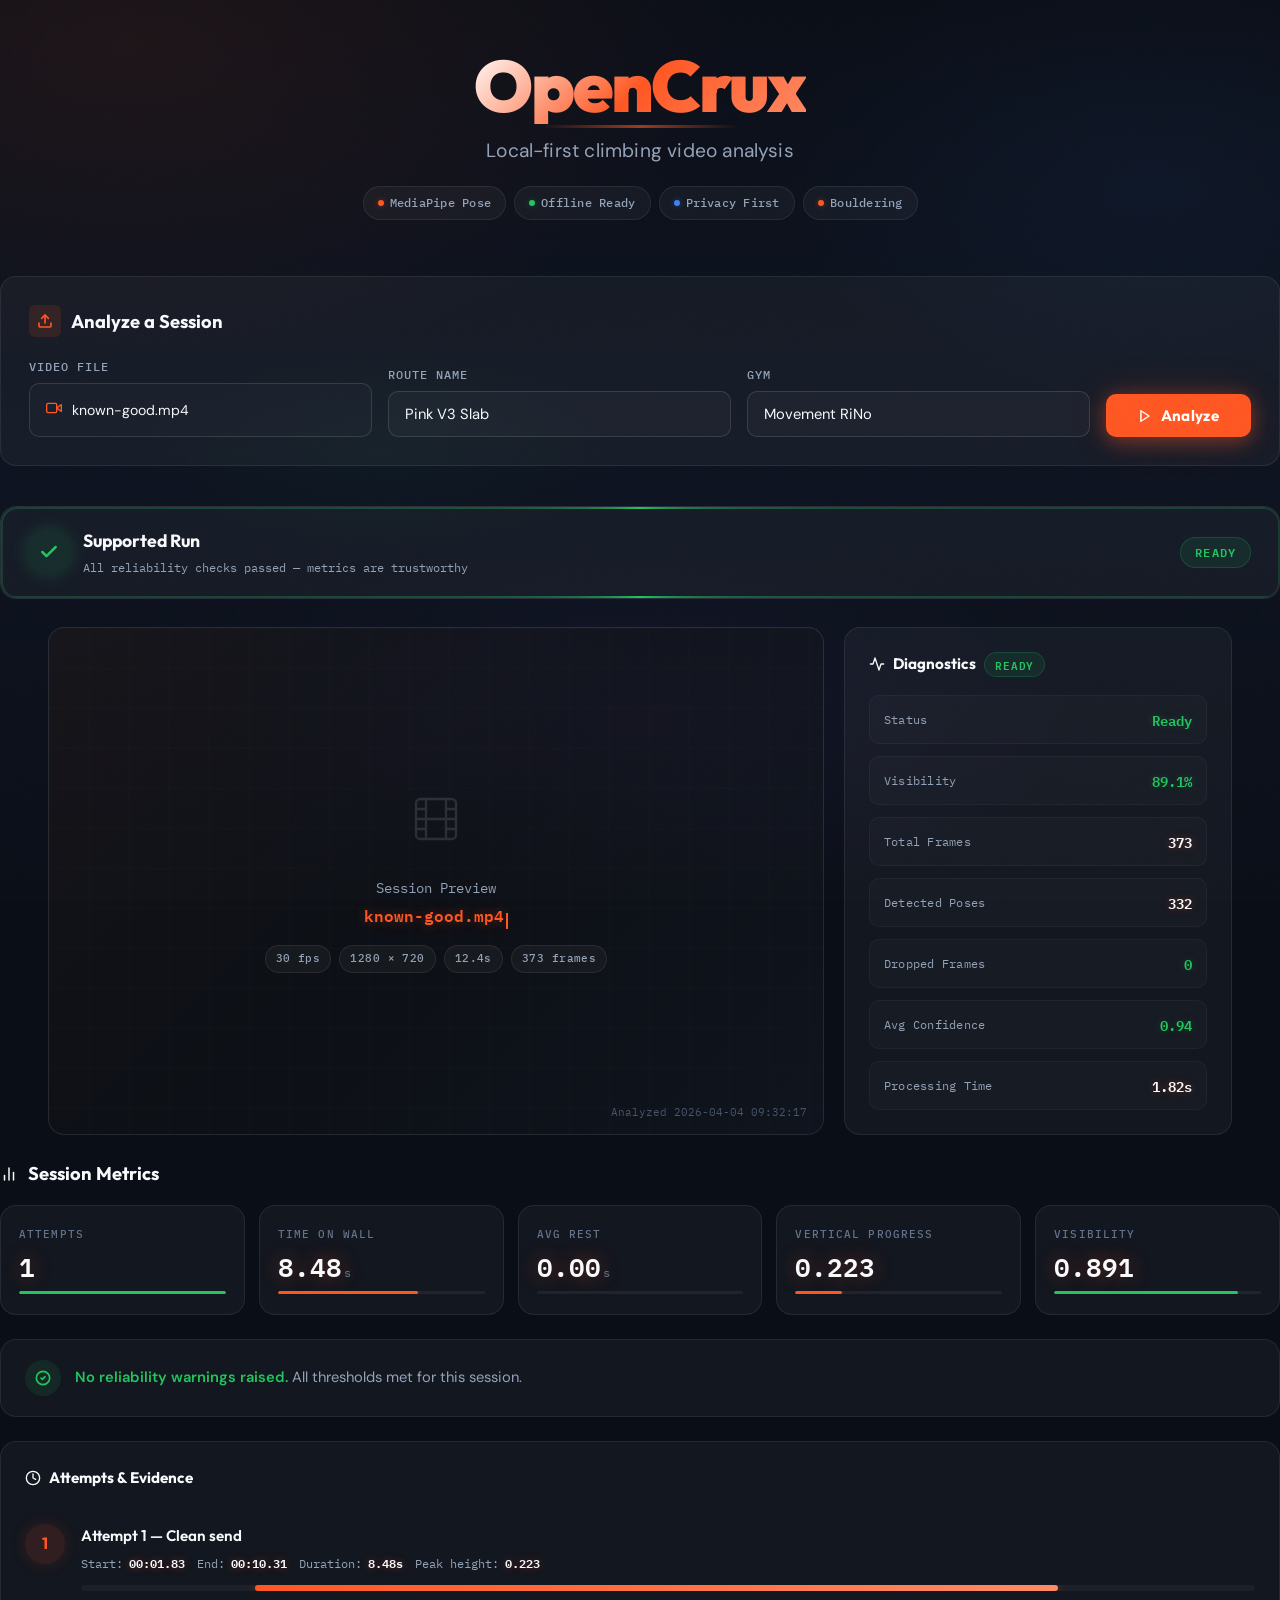
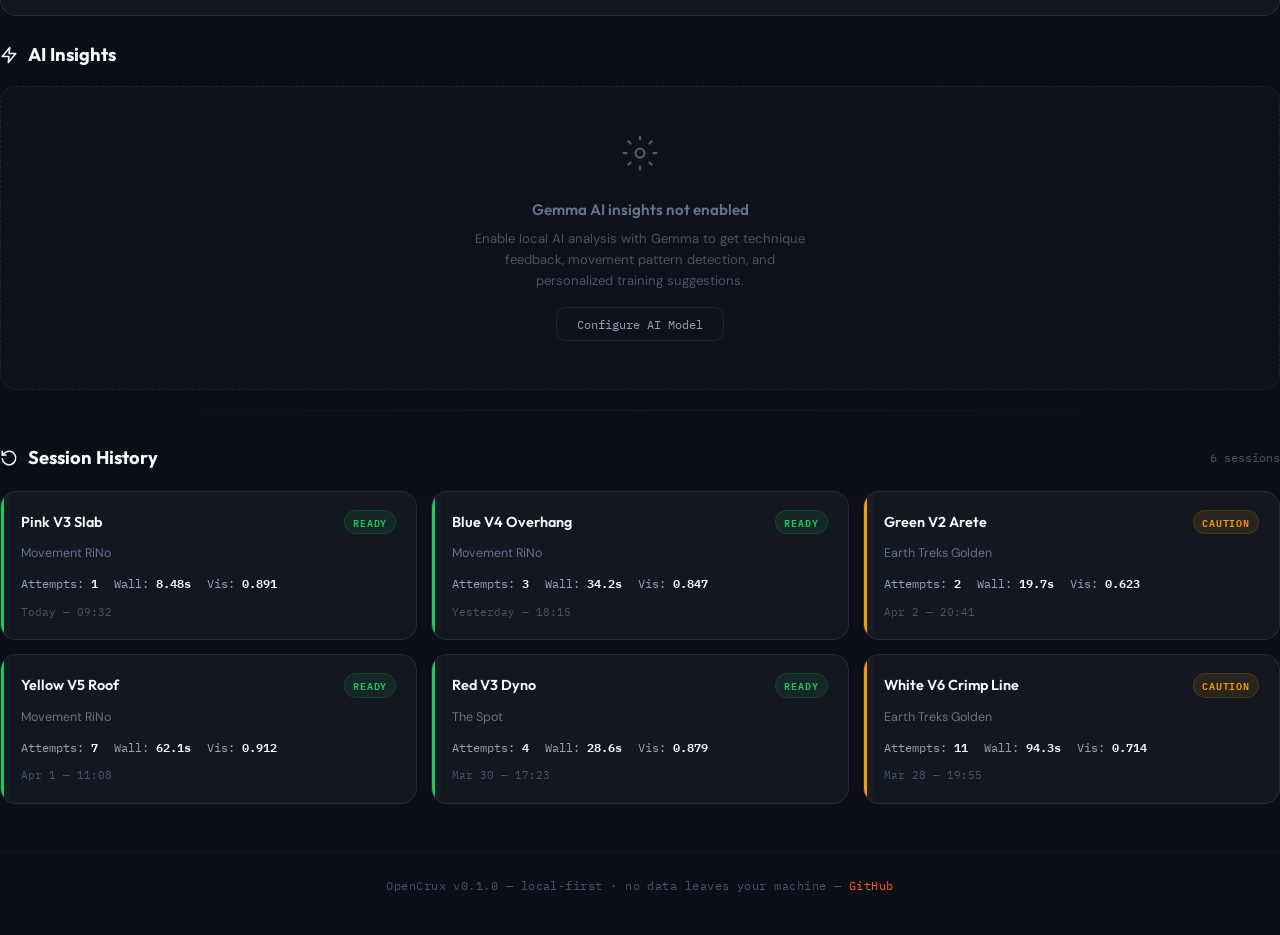
<file: prototypes/dark-neon.html>
<!DOCTYPE html>
<html lang="en">
<head>
<meta charset="UTF-8">
<meta name="viewport" content="width=device-width, initial-scale=1.0">
<title>OpenCrux — Dark Neon Prototype</title>
<link rel="preconnect" href="https://fonts.googleapis.com">
<link rel="preconnect" href="https://fonts.gstatic.com" crossorigin>
<link href="https://fonts.googleapis.com/css2?family=DM+Sans:ital,opsz,wght@0,9..40,300..800;1,9..40,300..800&family=IBM+Plex+Mono:wght@400;500;600&family=Outfit:wght@400;500;600;700;800;900&display=swap" rel="stylesheet">
<style>
/* ========================================
   RESET & BASE
   ======================================== */
*, *::before, *::after {
  box-sizing: border-box;
  margin: 0;
  padding: 0;
}

:root {
  --bg-base: #0a0e17;
  --bg-card: rgba(255, 255, 255, 0.04);
  --bg-card-hover: rgba(255, 255, 255, 0.07);
  --border-card: rgba(255, 255, 255, 0.08);
  --border-card-hover: rgba(255, 255, 255, 0.14);

  --accent: #ff5722;
  --accent-glow: rgba(255, 87, 34, 0.4);
  --accent-glow-strong: rgba(255, 87, 34, 0.6);
  --accent-soft: rgba(255, 87, 34, 0.12);

  --success: #22c55e;
  --success-glow: rgba(34, 197, 94, 0.3);
  --success-soft: rgba(34, 197, 94, 0.1);

  --warning: #f59e0b;
  --warning-glow: rgba(245, 158, 11, 0.3);
  --warning-soft: rgba(245, 158, 11, 0.1);

  --danger: #ef4444;
  --danger-glow: rgba(239, 68, 68, 0.3);

  --text-primary: #f8fafc;
  --text-secondary: #94a3b8;
  --text-tertiary: #64748b;
  --text-muted: #475569;

  --font-body: 'DM Sans', system-ui, -apple-system, sans-serif;
  --font-heading: 'Outfit', system-ui, -apple-system, sans-serif;
  --font-mono: 'IBM Plex Mono', 'SF Mono', 'Fira Code', monospace;

  --blur: blur(20px);
  --radius: 16px;
  --radius-sm: 10px;
  --radius-xs: 6px;
}

html {
  scroll-behavior: smooth;
}

body {
  font-family: var(--font-body);
  background: var(--bg-base);
  color: var(--text-primary);
  line-height: 1.6;
  min-height: 100vh;
  overflow-x: hidden;
  -webkit-font-smoothing: antialiased;
  -moz-osx-font-smoothing: grayscale;
}

/* ========================================
   BACKGROUND — GRADIENT MESH
   ======================================== */
body::before {
  content: '';
  position: fixed;
  top: 0;
  left: 0;
  width: 100%;
  height: 100%;
  z-index: -2;
  background:
    radial-gradient(ellipse 80% 60% at 10% 5%, rgba(255, 87, 34, 0.08) 0%, transparent 60%),
    radial-gradient(ellipse 60% 50% at 90% 20%, rgba(59, 130, 246, 0.06) 0%, transparent 50%),
    radial-gradient(ellipse 70% 40% at 50% 80%, rgba(139, 92, 246, 0.05) 0%, transparent 50%),
    radial-gradient(ellipse 50% 30% at 30% 50%, rgba(34, 197, 94, 0.03) 0%, transparent 40%),
    linear-gradient(180deg, #0a0e17 0%, #0d1320 50%, #0a0e17 100%);
}

/* ========================================
   NOISE / GRAIN OVERLAY
   ======================================== */
body::after {
  content: '';
  position: fixed;
  top: 0;
  left: 0;
  width: 100%;
  height: 100%;
  z-index: 9999;
  pointer-events: none;
  opacity: 0.025;
  background-image: url("data:image/svg+xml,%3Csvg viewBox='0 0 256 256' xmlns='http://www.w3.org/2000/svg'%3E%3Cfilter id='noise'%3E%3CfeTurbulence type='fractalNoise' baseFrequency='0.9' numOctaves='4' stitchTiles='stitch'/%3E%3C/filter%3E%3Crect width='100%25' height='100%25' filter='url(%23noise)'/%3E%3C/svg%3E");
  background-repeat: repeat;
  background-size: 256px 256px;
}

/* ========================================
   CUSTOM SCROLLBAR
   ======================================== */
::-webkit-scrollbar {
  width: 8px;
}
::-webkit-scrollbar-track {
  background: rgba(255, 255, 255, 0.02);
}
::-webkit-scrollbar-thumb {
  background: rgba(255, 255, 255, 0.1);
  border-radius: 4px;
}
::-webkit-scrollbar-thumb:hover {
  background: rgba(255, 255, 255, 0.18);
}

/* ========================================
   CONTAINER
   ======================================== */
.container {
  width: 100%;
  max-width: 1280px;
  margin: 0 auto;
  padding: 0 20px;
}

@media (min-width: 768px) {
  .container { padding: 0 32px; }
}
@media (min-width: 1280px) {
  .container { padding: 0 48px; }
}

/* ========================================
   GLASS CARD
   ======================================== */
.glass {
  background: var(--bg-card);
  backdrop-filter: var(--blur);
  -webkit-backdrop-filter: var(--blur);
  border: 1px solid var(--border-card);
  border-radius: var(--radius);
  transition: all 0.3s cubic-bezier(0.4, 0, 0.2, 1);
}

.glass:hover {
  background: var(--bg-card-hover);
  border-color: var(--border-card-hover);
}

/* ========================================
   STAGGERED ENTRANCE ANIMATIONS
   ======================================== */
@keyframes fadeSlideUp {
  from {
    opacity: 0;
    transform: translateY(24px);
  }
  to {
    opacity: 1;
    transform: translateY(0);
  }
}

@keyframes fadeSlideDown {
  from {
    opacity: 0;
    transform: translateY(-16px);
  }
  to {
    opacity: 1;
    transform: translateY(0);
  }
}

@keyframes scaleIn {
  from {
    opacity: 0;
    transform: scale(0.92);
  }
  to {
    opacity: 1;
    transform: scale(1);
  }
}

@keyframes glowPulse {
  0%, 100% { opacity: 0.6; }
  50% { opacity: 1; }
}

@keyframes shimmer {
  0% { background-position: -200% 0; }
  100% { background-position: 200% 0; }
}

@keyframes float {
  0%, 100% { transform: translateY(0); }
  50% { transform: translateY(-4px); }
}

.anim-enter {
  opacity: 0;
  animation: fadeSlideUp 0.7s cubic-bezier(0.16, 1, 0.3, 1) forwards;
}

.anim-d1 { animation-delay: 0.05s; }
.anim-d2 { animation-delay: 0.12s; }
.anim-d3 { animation-delay: 0.2s; }
.anim-d4 { animation-delay: 0.3s; }
.anim-d5 { animation-delay: 0.4s; }
.anim-d6 { animation-delay: 0.5s; }
.anim-d7 { animation-delay: 0.6s; }
.anim-d8 { animation-delay: 0.7s; }
.anim-d9 { animation-delay: 0.8s; }
.anim-d10 { animation-delay: 0.9s; }

/* ========================================
   HERO / MASTHEAD
   ======================================== */
.hero {
  padding: 48px 0 32px;
  text-align: center;
  position: relative;
}

.hero-logo {
  font-family: var(--font-heading);
  font-weight: 900;
  font-size: clamp(2.8rem, 8vw, 4.5rem);
  letter-spacing: -0.03em;
  line-height: 1.05;
  background: linear-gradient(135deg, #ffffff 0%, #ff5722 50%, #ff8a65 100%);
  -webkit-background-clip: text;
  -webkit-text-fill-color: transparent;
  background-clip: text;
  position: relative;
  display: inline-block;
}

.hero-logo::after {
  content: '';
  position: absolute;
  bottom: -4px;
  left: 50%;
  transform: translateX(-50%);
  width: 60%;
  height: 3px;
  background: linear-gradient(90deg, transparent, var(--accent), transparent);
  border-radius: 2px;
  opacity: 0.6;
}

.hero-tagline {
  font-family: var(--font-body);
  font-size: clamp(1rem, 2.5vw, 1.2rem);
  color: var(--text-secondary);
  margin-top: 12px;
  font-weight: 400;
  letter-spacing: 0.01em;
}

.hero-chips {
  display: flex;
  flex-wrap: wrap;
  justify-content: center;
  gap: 8px;
  margin-top: 20px;
}

.chip {
  display: inline-flex;
  align-items: center;
  gap: 6px;
  padding: 6px 14px;
  border-radius: 100px;
  font-size: 0.78rem;
  font-weight: 500;
  font-family: var(--font-mono);
  letter-spacing: 0.02em;
  border: 1px solid var(--border-card);
  background: var(--bg-card);
  backdrop-filter: var(--blur);
  color: var(--text-secondary);
  transition: all 0.25s ease;
}

.chip:hover {
  border-color: var(--accent);
  color: var(--accent);
  box-shadow: 0 0 16px var(--accent-glow);
}

.chip .dot {
  width: 6px;
  height: 6px;
  border-radius: 50%;
  background: var(--accent);
  box-shadow: 0 0 6px var(--accent-glow);
}

.chip .dot.green { background: var(--success); box-shadow: 0 0 6px var(--success-glow); }
.chip .dot.blue { background: #3b82f6; box-shadow: 0 0 6px rgba(59, 130, 246, 0.4); }

/* ========================================
   UPLOAD FORM
   ======================================== */
.upload-section {
  padding: 24px 0;
}

.upload-card {
  padding: 28px;
}

.upload-card h2 {
  font-family: var(--font-heading);
  font-size: 1.15rem;
  font-weight: 700;
  margin-bottom: 20px;
  color: var(--text-primary);
  display: flex;
  align-items: center;
  gap: 10px;
}

.upload-card h2 .icon {
  display: inline-flex;
  align-items: center;
  justify-content: center;
  width: 32px;
  height: 32px;
  border-radius: var(--radius-xs);
  background: var(--accent-soft);
  color: var(--accent);
  font-size: 1rem;
}

.upload-grid {
  display: grid;
  gap: 16px;
}

@media (min-width: 768px) {
  .upload-grid {
    grid-template-columns: 1fr 1fr 1fr auto;
    align-items: end;
  }
}

.form-group label {
  display: block;
  font-size: 0.78rem;
  font-weight: 500;
  color: var(--text-secondary);
  margin-bottom: 6px;
  font-family: var(--font-mono);
  text-transform: uppercase;
  letter-spacing: 0.08em;
}

.form-input {
  width: 100%;
  padding: 12px 16px;
  border-radius: var(--radius-sm);
  border: 1px solid var(--border-card);
  background: rgba(255, 255, 255, 0.03);
  color: var(--text-primary);
  font-family: var(--font-body);
  font-size: 0.92rem;
  transition: all 0.25s ease;
  outline: none;
}

.form-input:focus {
  border-color: var(--accent);
  box-shadow: 0 0 0 3px rgba(255, 87, 34, 0.15), 0 0 20px rgba(255, 87, 34, 0.1);
}

.form-input::placeholder {
  color: var(--text-muted);
}

.form-input.has-value {
  color: var(--text-primary);
  border-color: rgba(255, 255, 255, 0.12);
}

.file-input-wrapper {
  position: relative;
}

.file-input-display {
  display: flex;
  align-items: center;
  gap: 10px;
  padding: 12px 16px;
  border-radius: var(--radius-sm);
  border: 1px dashed var(--border-card-hover);
  background: rgba(255, 255, 255, 0.02);
  color: var(--text-secondary);
  font-size: 0.88rem;
  cursor: pointer;
  transition: all 0.25s ease;
}

.file-input-display:hover {
  border-color: var(--accent);
  background: var(--accent-soft);
}

.file-input-display .file-icon {
  color: var(--accent);
  font-size: 1.1rem;
}

.file-input-display.has-file {
  border-style: solid;
  border-color: rgba(255, 255, 255, 0.12);
  color: var(--text-primary);
}

.btn-analyze {
  padding: 12px 32px;
  border-radius: var(--radius-sm);
  border: none;
  background: var(--accent);
  color: white;
  font-family: var(--font-heading);
  font-size: 0.95rem;
  font-weight: 700;
  letter-spacing: 0.02em;
  cursor: pointer;
  position: relative;
  overflow: hidden;
  transition: all 0.3s cubic-bezier(0.4, 0, 0.2, 1);
  box-shadow: 0 4px 20px var(--accent-glow), 0 0 40px rgba(255, 87, 34, 0.15);
  white-space: nowrap;
}

.btn-analyze:hover {
  transform: translateY(-1px);
  box-shadow: 0 6px 28px var(--accent-glow-strong), 0 0 60px rgba(255, 87, 34, 0.2);
}

.btn-analyze:active {
  transform: translateY(0);
}

.btn-analyze::before {
  content: '';
  position: absolute;
  top: 0;
  left: -100%;
  width: 100%;
  height: 100%;
  background: linear-gradient(90deg, transparent, rgba(255, 255, 255, 0.2), transparent);
  transition: left 0.5s ease;
}

.btn-analyze:hover::before {
  left: 100%;
}

/* ========================================
   VERDICT BAND
   ======================================== */
.verdict-section {
  padding: 16px 0;
}

.verdict-band {
  position: relative;
  padding: 20px 28px;
  border-radius: var(--radius);
  overflow: hidden;
  display: flex;
  align-items: center;
  gap: 14px;
}

/* Animated gradient border */
.verdict-band::before {
  content: '';
  position: absolute;
  inset: 0;
  border-radius: var(--radius);
  padding: 1.5px;
  background: conic-gradient(
    from var(--verdict-angle, 0deg),
    var(--success) 0%,
    rgba(34, 197, 94, 0.2) 25%,
    var(--success) 50%,
    rgba(34, 197, 94, 0.2) 75%,
    var(--success) 100%
  );
  -webkit-mask: linear-gradient(#fff 0 0) content-box, linear-gradient(#fff 0 0);
  -webkit-mask-composite: xor;
  mask-composite: exclude;
  animation: verdictBorderRotate 4s linear infinite;
}

@keyframes verdictBorderRotate {
  to { --verdict-angle: 360deg; }
}

@property --verdict-angle {
  syntax: '<angle>';
  initial-value: 0deg;
  inherits: false;
}

.verdict-band-inner {
  position: relative;
  z-index: 1;
  display: flex;
  align-items: center;
  gap: 14px;
  width: 100%;
}

.verdict-icon {
  width: 40px;
  height: 40px;
  border-radius: 50%;
  display: flex;
  align-items: center;
  justify-content: center;
  font-size: 1.2rem;
  flex-shrink: 0;
}

.verdict-icon.success {
  background: var(--success-soft);
  color: var(--success);
  box-shadow: 0 0 20px var(--success-glow);
}

.verdict-label {
  font-family: var(--font-heading);
  font-size: 1.1rem;
  font-weight: 700;
}

.verdict-sublabel {
  font-family: var(--font-mono);
  font-size: 0.78rem;
  color: var(--text-secondary);
  margin-top: 2px;
}

.verdict-badge {
  margin-left: auto;
  padding: 5px 14px;
  border-radius: 100px;
  font-family: var(--font-mono);
  font-size: 0.72rem;
  font-weight: 600;
  text-transform: uppercase;
  letter-spacing: 0.1em;
  background: var(--success-soft);
  color: var(--success);
  border: 1px solid rgba(34, 197, 94, 0.2);
}

/* ========================================
   MAIN GRID LAYOUT
   ======================================== */
.main-grid {
  display: grid;
  gap: 20px;
  padding: 12px 0;
}

@media (min-width: 768px) {
  .main-grid {
    grid-template-columns: 1fr 1fr;
  }
}

@media (min-width: 1280px) {
  .main-grid {
    grid-template-columns: 2fr 1fr;
  }
}

/* ========================================
   FRAME PREVIEW
   ======================================== */
.frame-preview {
  padding: 0;
  overflow: hidden;
  min-height: 200px;
  position: relative;
}

.frame-preview-inner {
  width: 100%;
  height: 100%;
  min-height: 240px;
  display: flex;
  flex-direction: column;
  align-items: center;
  justify-content: center;
  background:
    linear-gradient(135deg, rgba(255, 87, 34, 0.03) 0%, transparent 50%),
    linear-gradient(315deg, rgba(59, 130, 246, 0.03) 0%, transparent 50%),
    rgba(0, 0, 0, 0.3);
  position: relative;
  padding: 32px;
}

.frame-placeholder-icon {
  font-size: 3rem;
  margin-bottom: 12px;
  opacity: 0.3;
}

.frame-session-label {
  font-family: var(--font-mono);
  font-size: 0.85rem;
  color: var(--text-secondary);
  margin-bottom: 4px;
}

.frame-filename {
  font-family: var(--font-mono);
  font-size: 1rem;
  font-weight: 600;
  color: var(--accent);
  text-shadow: 0 0 12px var(--accent-glow);
}

.frame-badge-row {
  display: flex;
  flex-wrap: wrap;
  gap: 8px;
  margin-top: 16px;
  justify-content: center;
}

.frame-badge {
  padding: 4px 10px;
  border-radius: 100px;
  font-family: var(--font-mono);
  font-size: 0.68rem;
  font-weight: 500;
  border: 1px solid rgba(255, 255, 255, 0.08);
  background: rgba(255, 255, 255, 0.04);
  color: var(--text-secondary);
  letter-spacing: 0.04em;
}

.frame-timestamp {
  position: absolute;
  bottom: 12px;
  right: 16px;
  font-family: var(--font-mono);
  font-size: 0.7rem;
  color: var(--text-muted);
}

.frame-overlay-grid {
  position: absolute;
  inset: 0;
  background-image:
    linear-gradient(rgba(255, 255, 255, 0.015) 1px, transparent 1px),
    linear-gradient(90deg, rgba(255, 255, 255, 0.015) 1px, transparent 1px);
  background-size: 40px 40px;
  pointer-events: none;
}

/* ========================================
   DIAGNOSTICS SIDEBAR
   ======================================== */
.diagnostics-card {
  padding: 24px;
}

.section-title {
  font-family: var(--font-heading);
  font-size: 0.95rem;
  font-weight: 700;
  color: var(--text-primary);
  margin-bottom: 18px;
  display: flex;
  align-items: center;
  gap: 8px;
}

.section-title .badge {
  padding: 3px 10px;
  border-radius: 100px;
  font-family: var(--font-mono);
  font-size: 0.68rem;
  font-weight: 600;
  text-transform: uppercase;
  letter-spacing: 0.08em;
}

.badge-ready {
  background: var(--success-soft);
  color: var(--success);
  border: 1px solid rgba(34, 197, 94, 0.2);
}

.badge-caution {
  background: var(--warning-soft);
  color: var(--warning);
  border: 1px solid rgba(245, 158, 11, 0.2);
}

.diag-list {
  display: flex;
  flex-direction: column;
  gap: 12px;
}

.diag-item {
  display: flex;
  justify-content: space-between;
  align-items: center;
  padding: 12px 14px;
  border-radius: var(--radius-sm);
  background: rgba(255, 255, 255, 0.02);
  border: 1px solid rgba(255, 255, 255, 0.04);
  transition: all 0.2s ease;
}

.diag-item:hover {
  background: rgba(255, 255, 255, 0.04);
  border-color: rgba(255, 255, 255, 0.08);
}

.diag-label {
  font-family: var(--font-mono);
  font-size: 0.78rem;
  color: var(--text-secondary);
  letter-spacing: 0.02em;
}

.diag-value {
  font-family: var(--font-mono);
  font-size: 0.9rem;
  font-weight: 600;
  color: var(--text-primary);
  text-shadow: 0 0 8px var(--accent-glow);
}

.diag-value.good { color: var(--success); text-shadow: 0 0 8px var(--success-glow); }
.diag-value.warn { color: var(--warning); text-shadow: 0 0 8px var(--warning-glow); }

/* ========================================
   METRICS GRID
   ======================================== */
.metrics-section {
  padding: 12px 0;
}

.metrics-section > .section-title-large {
  font-family: var(--font-heading);
  font-size: 1.15rem;
  font-weight: 700;
  margin-bottom: 16px;
  display: flex;
  align-items: center;
  gap: 10px;
}

.metrics-grid {
  display: grid;
  gap: 14px;
  grid-template-columns: 1fr 1fr;
}

@media (min-width: 768px) {
  .metrics-grid {
    grid-template-columns: repeat(3, 1fr);
  }
}

@media (min-width: 1280px) {
  .metrics-grid {
    grid-template-columns: repeat(5, 1fr);
  }
}

.metric-card {
  padding: 20px 18px;
  position: relative;
  overflow: hidden;
}

.metric-card::after {
  content: '';
  position: absolute;
  top: 0;
  left: 0;
  right: 0;
  height: 2px;
  background: linear-gradient(90deg, var(--accent), transparent);
  opacity: 0;
  transition: opacity 0.3s ease;
}

.metric-card:hover::after {
  opacity: 1;
}

.metric-label {
  font-family: var(--font-mono);
  font-size: 0.7rem;
  font-weight: 500;
  color: var(--text-tertiary);
  text-transform: uppercase;
  letter-spacing: 0.1em;
  margin-bottom: 8px;
}

.metric-value {
  font-family: var(--font-mono);
  font-size: 1.65rem;
  font-weight: 600;
  line-height: 1.1;
  color: var(--text-primary);
  text-shadow: 0 0 20px var(--accent-glow);
}

.metric-unit {
  font-size: 0.75rem;
  font-weight: 400;
  color: var(--text-tertiary);
  margin-left: 2px;
}

.metric-bar {
  margin-top: 10px;
  height: 3px;
  border-radius: 2px;
  background: rgba(255, 255, 255, 0.06);
  overflow: hidden;
}

.metric-bar-fill {
  height: 100%;
  border-radius: 2px;
  background: var(--accent);
  box-shadow: 0 0 8px var(--accent-glow);
  transition: width 1s cubic-bezier(0.16, 1, 0.3, 1);
}

.metric-bar-fill.green {
  background: var(--success);
  box-shadow: 0 0 8px var(--success-glow);
}

/* ========================================
   WARNINGS CARD
   ======================================== */
.warnings-section {
  padding: 12px 0;
}

.warnings-card {
  padding: 20px 24px;
  display: flex;
  align-items: center;
  gap: 14px;
}

.warnings-icon {
  width: 36px;
  height: 36px;
  border-radius: 50%;
  display: flex;
  align-items: center;
  justify-content: center;
  flex-shrink: 0;
  background: var(--success-soft);
  color: var(--success);
  font-size: 1rem;
}

.warnings-text {
  font-family: var(--font-body);
  font-size: 0.92rem;
  color: var(--text-secondary);
}

.warnings-text strong {
  color: var(--success);
  font-weight: 600;
}

/* ========================================
   EVIDENCE / ATTEMPTS
   ======================================== */
.evidence-section {
  padding: 12px 0;
}

.evidence-card {
  padding: 24px;
}

.attempt-row {
  display: flex;
  align-items: flex-start;
  gap: 16px;
  padding: 16px 0;
  border-bottom: 1px solid rgba(255, 255, 255, 0.04);
}

.attempt-row:last-child {
  border-bottom: none;
  padding-bottom: 0;
}

.attempt-number {
  width: 40px;
  height: 40px;
  border-radius: 50%;
  display: flex;
  align-items: center;
  justify-content: center;
  flex-shrink: 0;
  background: var(--accent-soft);
  color: var(--accent);
  font-family: var(--font-heading);
  font-size: 1rem;
  font-weight: 700;
  box-shadow: 0 0 16px rgba(255, 87, 34, 0.15);
}

.attempt-details {
  flex: 1;
  min-width: 0;
}

.attempt-title {
  font-family: var(--font-heading);
  font-size: 0.95rem;
  font-weight: 600;
  color: var(--text-primary);
  margin-bottom: 6px;
}

.attempt-meta {
  display: flex;
  flex-wrap: wrap;
  gap: 12px;
}

.attempt-stat {
  display: flex;
  align-items: center;
  gap: 6px;
  font-family: var(--font-mono);
  font-size: 0.75rem;
  color: var(--text-secondary);
}

.attempt-stat .val {
  color: var(--text-primary);
  font-weight: 600;
  text-shadow: 0 0 8px var(--accent-glow);
}

.attempt-timeline {
  margin-top: 12px;
  height: 6px;
  border-radius: 3px;
  background: rgba(255, 255, 255, 0.04);
  overflow: hidden;
  position: relative;
}

.attempt-timeline-fill {
  position: absolute;
  top: 0;
  height: 100%;
  border-radius: 3px;
  background: linear-gradient(90deg, var(--accent), #ff8a65);
  box-shadow: 0 0 10px var(--accent-glow);
}

/* ========================================
   AI INSIGHTS
   ======================================== */
.insights-section {
  padding: 12px 0;
}

.insights-card {
  padding: 24px;
  border: 1px dashed rgba(255, 255, 255, 0.08);
  background: rgba(255, 255, 255, 0.015);
}

.insights-placeholder {
  display: flex;
  flex-direction: column;
  align-items: center;
  text-align: center;
  padding: 24px 0;
}

.insights-icon {
  font-size: 2rem;
  margin-bottom: 12px;
  opacity: 0.3;
}

.insights-title {
  font-family: var(--font-heading);
  font-size: 0.95rem;
  font-weight: 600;
  color: var(--text-tertiary);
  margin-bottom: 6px;
}

.insights-desc {
  font-size: 0.82rem;
  color: var(--text-muted);
  max-width: 340px;
}

.insights-enable-btn {
  margin-top: 16px;
  padding: 8px 20px;
  border-radius: var(--radius-sm);
  border: 1px solid var(--border-card);
  background: transparent;
  color: var(--text-secondary);
  font-family: var(--font-mono);
  font-size: 0.78rem;
  cursor: pointer;
  transition: all 0.25s ease;
}

.insights-enable-btn:hover {
  border-color: var(--accent);
  color: var(--accent);
  box-shadow: 0 0 16px rgba(255, 87, 34, 0.15);
}

/* ========================================
   HISTORY SHELF
   ======================================== */
.history-section {
  padding: 24px 0 48px;
}

.history-header {
  display: flex;
  align-items: center;
  justify-content: space-between;
  margin-bottom: 18px;
}

.history-header h2 {
  font-family: var(--font-heading);
  font-size: 1.15rem;
  font-weight: 700;
  display: flex;
  align-items: center;
  gap: 10px;
}

.history-count {
  font-family: var(--font-mono);
  font-size: 0.72rem;
  color: var(--text-muted);
}

.history-scroll {
  display: grid;
  gap: 14px;
  grid-template-columns: 1fr;
}

@media (min-width: 768px) {
  .history-scroll {
    grid-template-columns: repeat(2, 1fr);
  }
}

@media (min-width: 1280px) {
  .history-scroll {
    grid-template-columns: repeat(3, 1fr);
  }
}

.history-card {
  padding: 18px 20px;
  cursor: pointer;
  position: relative;
  overflow: hidden;
}

.history-card::before {
  content: '';
  position: absolute;
  top: 0;
  left: 0;
  width: 3px;
  height: 100%;
  transition: all 0.3s ease;
}

.history-card.ready::before {
  background: var(--success);
  box-shadow: 0 0 10px var(--success-glow);
}

.history-card.caution::before {
  background: var(--warning);
  box-shadow: 0 0 10px var(--warning-glow);
}

.history-card:hover {
  transform: translateY(-2px);
  box-shadow: 0 8px 32px rgba(0, 0, 0, 0.3);
}

.history-card-top {
  display: flex;
  align-items: center;
  justify-content: space-between;
  margin-bottom: 10px;
}

.history-name {
  font-family: var(--font-heading);
  font-size: 0.9rem;
  font-weight: 600;
  color: var(--text-primary);
}

.history-status {
  padding: 3px 8px;
  border-radius: 100px;
  font-family: var(--font-mono);
  font-size: 0.65rem;
  font-weight: 600;
  text-transform: uppercase;
  letter-spacing: 0.08em;
}

.history-status.ready {
  background: var(--success-soft);
  color: var(--success);
  border: 1px solid rgba(34, 197, 94, 0.15);
}

.history-status.caution {
  background: var(--warning-soft);
  color: var(--warning);
  border: 1px solid rgba(245, 158, 11, 0.15);
}

.history-gym {
  font-family: var(--font-body);
  font-size: 0.78rem;
  color: var(--text-tertiary);
  margin-bottom: 10px;
}

.history-stats {
  display: flex;
  gap: 16px;
}

.history-stat {
  font-family: var(--font-mono);
  font-size: 0.72rem;
  color: var(--text-secondary);
}

.history-stat .val {
  color: var(--text-primary);
  font-weight: 600;
}

.history-date {
  margin-top: 10px;
  font-family: var(--font-mono);
  font-size: 0.68rem;
  color: var(--text-muted);
}

/* ========================================
   FOOTER
   ======================================== */
.footer {
  text-align: center;
  padding: 24px 0 40px;
  border-top: 1px solid rgba(255, 255, 255, 0.04);
}

.footer-text {
  font-family: var(--font-mono);
  font-size: 0.72rem;
  color: var(--text-muted);
  letter-spacing: 0.04em;
}

.footer-text a {
  color: var(--accent);
  text-decoration: none;
}

.footer-text a:hover {
  text-decoration: underline;
}

/* ========================================
   SECTION DIVIDER
   ======================================== */
.section-divider {
  width: 100%;
  height: 1px;
  background: linear-gradient(90deg, transparent, rgba(255, 255, 255, 0.06), transparent);
  margin: 8px 0;
}

/* ========================================
   SPECIAL: GLOW ACCENTS
   ======================================== */
.glow-dot {
  display: inline-block;
  width: 8px;
  height: 8px;
  border-radius: 50%;
  animation: glowPulse 2s ease-in-out infinite;
}

.glow-dot.orange {
  background: var(--accent);
  box-shadow: 0 0 8px var(--accent-glow);
}

.glow-dot.green {
  background: var(--success);
  box-shadow: 0 0 8px var(--success-glow);
}

/* ========================================
   RESPONSIVE UTILITIES
   ======================================== */
@media (max-width: 767px) {
  .hide-mobile { display: none !important; }

  .verdict-band {
    padding: 16px 20px;
  }

  .verdict-badge {
    display: none;
  }

  .metric-value {
    font-size: 1.35rem;
  }
}

@media (max-width: 374px) {
  .metrics-grid {
    grid-template-columns: 1fr;
  }
}
</style>
</head>
<body>

<!-- ============================================================
     HERO / MASTHEAD
     ============================================================ -->
<header class="hero container anim-enter anim-d1">
  <div class="hero-logo">OpenCrux</div>
  <p class="hero-tagline">Local-first climbing video analysis</p>
  <div class="hero-chips">
    <span class="chip"><span class="dot"></span>MediaPipe Pose</span>
    <span class="chip"><span class="dot green"></span>Offline Ready</span>
    <span class="chip"><span class="dot blue"></span>Privacy First</span>
    <span class="chip"><span class="dot"></span>Bouldering</span>
  </div>
</header>

<!-- ============================================================
     UPLOAD FORM
     ============================================================ -->
<section class="upload-section container anim-enter anim-d2">
  <div class="upload-card glass">
    <h2>
      <span class="icon">
        <svg width="16" height="16" viewBox="0 0 24 24" fill="none" stroke="currentColor" stroke-width="2.5" stroke-linecap="round" stroke-linejoin="round"><path d="M21 15v4a2 2 0 0 1-2 2H5a2 2 0 0 1-2-2v-4"/><polyline points="17 8 12 3 7 8"/><line x1="12" y1="3" x2="12" y2="15"/></svg>
      </span>
      Analyze a Session
    </h2>
    <div class="upload-grid">
      <div class="form-group">
        <label>Video File</label>
        <div class="file-input-wrapper">
          <div class="file-input-display has-file">
            <span class="file-icon">
              <svg width="16" height="16" viewBox="0 0 24 24" fill="none" stroke="currentColor" stroke-width="2" stroke-linecap="round" stroke-linejoin="round"><polygon points="23 7 16 12 23 17 23 7"/><rect x="1" y="5" width="15" height="14" rx="2" ry="2"/></svg>
            </span>
            known-good.mp4
          </div>
        </div>
      </div>
      <div class="form-group">
        <label>Route Name</label>
        <input type="text" class="form-input has-value" value="Pink V3 Slab" readonly>
      </div>
      <div class="form-group">
        <label>Gym</label>
        <input type="text" class="form-input has-value" value="Movement RiNo" readonly>
      </div>
      <div class="form-group" style="display:flex;align-items:end;">
        <button class="btn-analyze">
          <svg width="14" height="14" viewBox="0 0 24 24" fill="none" stroke="currentColor" stroke-width="2.5" stroke-linecap="round" stroke-linejoin="round" style="vertical-align: -2px; margin-right: 6px;"><polygon points="5 3 19 12 5 21 5 3"/></svg>
          Analyze
        </button>
      </div>
    </div>
  </div>
</section>

<!-- ============================================================
     VERDICT BAND
     ============================================================ -->
<section class="verdict-section container anim-enter anim-d3">
  <div class="verdict-band glass">
    <div class="verdict-band-inner">
      <div class="verdict-icon success">
        <svg width="20" height="20" viewBox="0 0 24 24" fill="none" stroke="currentColor" stroke-width="3" stroke-linecap="round" stroke-linejoin="round"><polyline points="20 6 9 17 4 12"/></svg>
      </div>
      <div>
        <div class="verdict-label">Supported Run</div>
        <div class="verdict-sublabel">All reliability checks passed &mdash; metrics are trustworthy</div>
      </div>
      <div class="verdict-badge">Ready</div>
    </div>
  </div>
</section>

<!-- ============================================================
     FRAME PREVIEW + DIAGNOSTICS GRID
     ============================================================ -->
<section class="container anim-enter anim-d4">
  <div class="main-grid">

    <!-- Frame Preview -->
    <div class="frame-preview glass">
      <div class="frame-overlay-grid"></div>
      <div class="frame-preview-inner">
        <div class="frame-placeholder-icon">
          <svg width="48" height="48" viewBox="0 0 24 24" fill="none" stroke="currentColor" stroke-width="1.2" stroke-linecap="round" stroke-linejoin="round" opacity="0.4"><rect x="2" y="2" width="20" height="20" rx="2.18" ry="2.18"/><line x1="7" y1="2" x2="7" y2="22"/><line x1="17" y1="2" x2="17" y2="22"/><line x1="2" y1="12" x2="22" y2="12"/><line x1="2" y1="7" x2="7" y2="7"/><line x1="2" y1="17" x2="7" y2="17"/><line x1="17" y1="17" x2="22" y2="17"/><line x1="17" y1="7" x2="22" y2="7"/></svg>
        </div>
        <div class="frame-session-label">Session Preview</div>
        <div class="frame-filename">known-good.mp4</div>
        <div class="frame-badge-row">
          <span class="frame-badge">30 fps</span>
          <span class="frame-badge">1280 &times; 720</span>
          <span class="frame-badge">12.4s</span>
          <span class="frame-badge">373 frames</span>
        </div>
        <div class="frame-timestamp">Analyzed 2026-04-04 09:32:17</div>
      </div>
    </div>

    <!-- Diagnostics Sidebar -->
    <div class="diagnostics-card glass">
      <div class="section-title">
        <svg width="16" height="16" viewBox="0 0 24 24" fill="none" stroke="currentColor" stroke-width="2" stroke-linecap="round" stroke-linejoin="round"><path d="M22 12h-4l-3 9L9 3l-3 9H2"/></svg>
        Diagnostics
        <span class="badge badge-ready">Ready</span>
      </div>
      <div class="diag-list">
        <div class="diag-item">
          <span class="diag-label">Status</span>
          <span class="diag-value good">Ready</span>
        </div>
        <div class="diag-item">
          <span class="diag-label">Visibility</span>
          <span class="diag-value good">89.1%</span>
        </div>
        <div class="diag-item">
          <span class="diag-label">Total Frames</span>
          <span class="diag-value">373</span>
        </div>
        <div class="diag-item">
          <span class="diag-label">Detected Poses</span>
          <span class="diag-value">332</span>
        </div>
        <div class="diag-item">
          <span class="diag-label">Dropped Frames</span>
          <span class="diag-value good">0</span>
        </div>
        <div class="diag-item">
          <span class="diag-label">Avg Confidence</span>
          <span class="diag-value good">0.94</span>
        </div>
        <div class="diag-item">
          <span class="diag-label">Processing Time</span>
          <span class="diag-value">1.82s</span>
        </div>
      </div>
    </div>
  </div>
</section>

<!-- ============================================================
     METRICS GRID
     ============================================================ -->
<section class="metrics-section container anim-enter anim-d5">
  <div class="section-title-large">
    <svg width="18" height="18" viewBox="0 0 24 24" fill="none" stroke="currentColor" stroke-width="2" stroke-linecap="round" stroke-linejoin="round"><line x1="18" y1="20" x2="18" y2="10"/><line x1="12" y1="20" x2="12" y2="4"/><line x1="6" y1="20" x2="6" y2="14"/></svg>
    Session Metrics
  </div>
  <div class="metrics-grid">

    <div class="metric-card glass anim-enter anim-d5">
      <div class="metric-label">Attempts</div>
      <div class="metric-value">1</div>
      <div class="metric-bar">
        <div class="metric-bar-fill green" style="width: 100%"></div>
      </div>
    </div>

    <div class="metric-card glass anim-enter anim-d6">
      <div class="metric-label">Time on Wall</div>
      <div class="metric-value">8.48<span class="metric-unit">s</span></div>
      <div class="metric-bar">
        <div class="metric-bar-fill" style="width: 68%"></div>
      </div>
    </div>

    <div class="metric-card glass anim-enter anim-d7">
      <div class="metric-label">Avg Rest</div>
      <div class="metric-value">0.00<span class="metric-unit">s</span></div>
      <div class="metric-bar">
        <div class="metric-bar-fill green" style="width: 0%"></div>
      </div>
    </div>

    <div class="metric-card glass anim-enter anim-d8">
      <div class="metric-label">Vertical Progress</div>
      <div class="metric-value">0.223</div>
      <div class="metric-bar">
        <div class="metric-bar-fill" style="width: 22.3%"></div>
      </div>
    </div>

    <div class="metric-card glass anim-enter anim-d9">
      <div class="metric-label">Visibility</div>
      <div class="metric-value">0.891</div>
      <div class="metric-bar">
        <div class="metric-bar-fill green" style="width: 89.1%"></div>
      </div>
    </div>

  </div>
</section>

<!-- ============================================================
     WARNINGS
     ============================================================ -->
<section class="warnings-section container anim-enter anim-d6">
  <div class="warnings-card glass">
    <div class="warnings-icon">
      <svg width="16" height="16" viewBox="0 0 24 24" fill="none" stroke="currentColor" stroke-width="2.5" stroke-linecap="round" stroke-linejoin="round"><path d="M12 22c5.523 0 10-4.477 10-10S17.523 2 12 2 2 6.477 2 12s4.477 10 10 10z"/><path d="M9 12l2 2 4-4"/></svg>
    </div>
    <div class="warnings-text"><strong>No reliability warnings raised.</strong> All thresholds met for this session.</div>
  </div>
</section>

<!-- ============================================================
     EVIDENCE / ATTEMPTS
     ============================================================ -->
<section class="evidence-section container anim-enter anim-d7">
  <div class="evidence-card glass">
    <div class="section-title">
      <svg width="16" height="16" viewBox="0 0 24 24" fill="none" stroke="currentColor" stroke-width="2" stroke-linecap="round" stroke-linejoin="round"><circle cx="12" cy="12" r="10"/><polyline points="12 6 12 12 16 14"/></svg>
      Attempts &amp; Evidence
    </div>

    <div class="attempt-row">
      <div class="attempt-number">1</div>
      <div class="attempt-details">
        <div class="attempt-title">Attempt 1 &mdash; Clean send</div>
        <div class="attempt-meta">
          <div class="attempt-stat">Start: <span class="val">00:01.83</span></div>
          <div class="attempt-stat">End: <span class="val">00:10.31</span></div>
          <div class="attempt-stat">Duration: <span class="val">8.48s</span></div>
          <div class="attempt-stat">Peak height: <span class="val">0.223</span></div>
        </div>
        <div class="attempt-timeline">
          <div class="attempt-timeline-fill" style="left: 14.8%; width: 68.4%;"></div>
        </div>
      </div>
    </div>

  </div>
</section>

<!-- ============================================================
     AI INSIGHTS
     ============================================================ -->
<section class="insights-section container anim-enter anim-d8">
  <div class="section-title-large" style="font-family: var(--font-heading); font-size: 1.15rem; font-weight: 700; margin-bottom: 16px; display: flex; align-items: center; gap: 10px;">
    <svg width="18" height="18" viewBox="0 0 24 24" fill="none" stroke="currentColor" stroke-width="2" stroke-linecap="round" stroke-linejoin="round"><polygon points="13 2 3 14 12 14 11 22 21 10 12 10 13 2"/></svg>
    AI Insights
  </div>
  <div class="insights-card glass">
    <div class="insights-placeholder">
      <div class="insights-icon">
        <svg width="36" height="36" viewBox="0 0 24 24" fill="none" stroke="currentColor" stroke-width="1.5" stroke-linecap="round" stroke-linejoin="round"><circle cx="12" cy="12" r="3"/><path d="M12 1v2M12 21v2M4.22 4.22l1.42 1.42M18.36 18.36l1.42 1.42M1 12h2M21 12h2M4.22 19.78l1.42-1.42M18.36 5.64l1.42-1.42"/></svg>
      </div>
      <div class="insights-title">Gemma AI insights not enabled</div>
      <div class="insights-desc">Enable local AI analysis with Gemma to get technique feedback, movement pattern detection, and personalized training suggestions.</div>
      <button class="insights-enable-btn">Configure AI Model</button>
    </div>
  </div>
</section>

<div class="container"><div class="section-divider"></div></div>

<!-- ============================================================
     HISTORY SHELF
     ============================================================ -->
<section class="history-section container anim-enter anim-d9">
  <div class="history-header">
    <h2>
      <svg width="18" height="18" viewBox="0 0 24 24" fill="none" stroke="currentColor" stroke-width="2" stroke-linecap="round" stroke-linejoin="round"><path d="M3 3v5h5"/><path d="M3.05 13A9 9 0 1 0 6 5.3L3 8"/></svg>
      Session History
    </h2>
    <span class="history-count">6 sessions</span>
  </div>

  <div class="history-scroll">

    <!-- Card 1 -->
    <div class="history-card glass ready anim-enter anim-d7">
      <div class="history-card-top">
        <span class="history-name">Pink V3 Slab</span>
        <span class="history-status ready">Ready</span>
      </div>
      <div class="history-gym">Movement RiNo</div>
      <div class="history-stats">
        <span class="history-stat">Attempts: <span class="val">1</span></span>
        <span class="history-stat">Wall: <span class="val">8.48s</span></span>
        <span class="history-stat">Vis: <span class="val">0.891</span></span>
      </div>
      <div class="history-date">Today &mdash; 09:32</div>
    </div>

    <!-- Card 2 -->
    <div class="history-card glass ready anim-enter anim-d8">
      <div class="history-card-top">
        <span class="history-name">Blue V4 Overhang</span>
        <span class="history-status ready">Ready</span>
      </div>
      <div class="history-gym">Movement RiNo</div>
      <div class="history-stats">
        <span class="history-stat">Attempts: <span class="val">3</span></span>
        <span class="history-stat">Wall: <span class="val">34.2s</span></span>
        <span class="history-stat">Vis: <span class="val">0.847</span></span>
      </div>
      <div class="history-date">Yesterday &mdash; 18:15</div>
    </div>

    <!-- Card 3 -->
    <div class="history-card glass caution anim-enter anim-d9">
      <div class="history-card-top">
        <span class="history-name">Green V2 Arete</span>
        <span class="history-status caution">Caution</span>
      </div>
      <div class="history-gym">Earth Treks Golden</div>
      <div class="history-stats">
        <span class="history-stat">Attempts: <span class="val">2</span></span>
        <span class="history-stat">Wall: <span class="val">19.7s</span></span>
        <span class="history-stat">Vis: <span class="val">0.623</span></span>
      </div>
      <div class="history-date">Apr 2 &mdash; 20:41</div>
    </div>

    <!-- Card 4 -->
    <div class="history-card glass ready anim-enter anim-d8">
      <div class="history-card-top">
        <span class="history-name">Yellow V5 Roof</span>
        <span class="history-status ready">Ready</span>
      </div>
      <div class="history-gym">Movement RiNo</div>
      <div class="history-stats">
        <span class="history-stat">Attempts: <span class="val">7</span></span>
        <span class="history-stat">Wall: <span class="val">62.1s</span></span>
        <span class="history-stat">Vis: <span class="val">0.912</span></span>
      </div>
      <div class="history-date">Apr 1 &mdash; 11:08</div>
    </div>

    <!-- Card 5 -->
    <div class="history-card glass ready anim-enter anim-d9">
      <div class="history-card-top">
        <span class="history-name">Red V3 Dyno</span>
        <span class="history-status ready">Ready</span>
      </div>
      <div class="history-gym">The Spot</div>
      <div class="history-stats">
        <span class="history-stat">Attempts: <span class="val">4</span></span>
        <span class="history-stat">Wall: <span class="val">28.6s</span></span>
        <span class="history-stat">Vis: <span class="val">0.879</span></span>
      </div>
      <div class="history-date">Mar 30 &mdash; 17:23</div>
    </div>

    <!-- Card 6 -->
    <div class="history-card glass caution anim-enter anim-d10">
      <div class="history-card-top">
        <span class="history-name">White V6 Crimp Line</span>
        <span class="history-status caution">Caution</span>
      </div>
      <div class="history-gym">Earth Treks Golden</div>
      <div class="history-stats">
        <span class="history-stat">Attempts: <span class="val">11</span></span>
        <span class="history-stat">Wall: <span class="val">94.3s</span></span>
        <span class="history-stat">Vis: <span class="val">0.714</span></span>
      </div>
      <div class="history-date">Mar 28 &mdash; 19:55</div>
    </div>

  </div>
</section>

<!-- ============================================================
     FOOTER
     ============================================================ -->
<footer class="footer container anim-enter anim-d10">
  <p class="footer-text">OpenCrux v0.1.0 &mdash; local-first &middot; no data leaves your machine &mdash; <a href="#">GitHub</a></p>
</footer>

<!-- ============================================================
     INLINE JS: Micro-interactions
     ============================================================ -->
<script>
(function() {
  'use strict';

  // ---- Intersection Observer for staggered entrance animations ----
  var observer = new IntersectionObserver(function(entries) {
    entries.forEach(function(entry) {
      if (entry.isIntersecting) {
        entry.target.style.animationPlayState = 'running';
      }
    });
  }, { threshold: 0.1 });

  document.querySelectorAll('.anim-enter').forEach(function(el) {
    observer.observe(el);
  });

  // ---- Hover glow on metric cards ----
  document.querySelectorAll('.metric-card').forEach(function(card) {
    card.addEventListener('mouseenter', function() {
      var value = card.querySelector('.metric-value');
      if (value) {
        value.style.textShadow = '0 0 30px rgba(255, 87, 34, 0.6), 0 0 60px rgba(255, 87, 34, 0.3)';
      }
    });
    card.addEventListener('mouseleave', function() {
      var value = card.querySelector('.metric-value');
      if (value) {
        value.style.textShadow = '0 0 20px rgba(255, 87, 34, 0.4)';
      }
    });
  });

  // ---- Analyze button ripple effect ----
  var analyzeBtn = document.querySelector('.btn-analyze');
  if (analyzeBtn) {
    analyzeBtn.addEventListener('click', function(e) {
      var rect = this.getBoundingClientRect();
      var ripple = document.createElement('span');
      var size = Math.max(rect.width, rect.height);
      ripple.style.cssText =
        'position: absolute;' +
        'border-radius: 50%;' +
        'background: rgba(255, 255, 255, 0.3);' +
        'width: ' + size + 'px;' +
        'height: ' + size + 'px;' +
        'left: ' + (e.clientX - rect.left - size / 2) + 'px;' +
        'top: ' + (e.clientY - rect.top - size / 2) + 'px;' +
        'transform: scale(0);' +
        'animation: ripple 0.6s ease-out;' +
        'pointer-events: none;';
      this.appendChild(ripple);
      setTimeout(function() { ripple.remove(); }, 600);
    });
  }

  // ---- History card click flash ----
  document.querySelectorAll('.history-card').forEach(function(card) {
    card.addEventListener('click', function() {
      var self = this;
      self.style.boxShadow = '0 0 40px rgba(255, 87, 34, 0.3), 0 8px 32px rgba(0, 0, 0, 0.3)';
      setTimeout(function() {
        self.style.boxShadow = '';
      }, 400);
    });
  });

  // ---- Parallax-lite on hero ----
  var hero = document.querySelector('.hero-logo');
  if (hero) {
    window.addEventListener('mousemove', function(e) {
      var x = (e.clientX / window.innerWidth - 0.5) * 6;
      var y = (e.clientY / window.innerHeight - 0.5) * 4;
      hero.style.transform = 'translate(' + x + 'px, ' + y + 'px)';
    });
  }

  // ---- Typing cursor effect on frame filename ----
  var filename = document.querySelector('.frame-filename');
  if (filename) {
    filename.innerHTML = filename.textContent + '<span class="cursor-blink"></span>';
    var style = document.createElement('style');
    style.textContent =
      '.cursor-blink {' +
      '  display: inline-block;' +
      '  width: 2px;' +
      '  height: 1em;' +
      '  background: var(--accent);' +
      '  margin-left: 2px;' +
      '  vertical-align: text-bottom;' +
      '  animation: cursorBlink 1s step-end infinite;' +
      '}' +
      '@keyframes cursorBlink {' +
      '  0%, 100% { opacity: 1; }' +
      '  50% { opacity: 0; }' +
      '}' +
      '@keyframes ripple {' +
      '  to {' +
      '    transform: scale(4);' +
      '    opacity: 0;' +
      '  }' +
      '}';
    document.head.appendChild(style);
  }

  // ---- Animate metric bars on load ----
  document.querySelectorAll('.metric-bar-fill').forEach(function(bar) {
    var width = bar.style.width;
    bar.style.width = '0%';
    setTimeout(function() {
      bar.style.width = width;
    }, 800);
  });

  // ---- Animate attempt timeline bar on load ----
  document.querySelectorAll('.attempt-timeline-fill').forEach(function(bar) {
    var origWidth = bar.style.width;
    bar.style.width = '0%';
    bar.style.transition = 'width 1.2s cubic-bezier(0.16, 1, 0.3, 1)';
    setTimeout(function() {
      bar.style.width = origWidth;
    }, 1000);
  });

  // ---- Subtle card tilt on hover (desktop only) ----
  if (window.matchMedia('(hover: hover)').matches) {
    document.querySelectorAll('.glass').forEach(function(card) {
      card.addEventListener('mousemove', function(e) {
        var rect = this.getBoundingClientRect();
        var x = (e.clientX - rect.left) / rect.width - 0.5;
        var y = (e.clientY - rect.top) / rect.height - 0.5;
        this.style.transform = 'perspective(800px) rotateY(' + (x * 2) + 'deg) rotateX(' + (-y * 2) + 'deg)';
      });
      card.addEventListener('mouseleave', function() {
        this.style.transform = '';
      });
    });
  }

})();
</script>

</body>
</html>
</file>
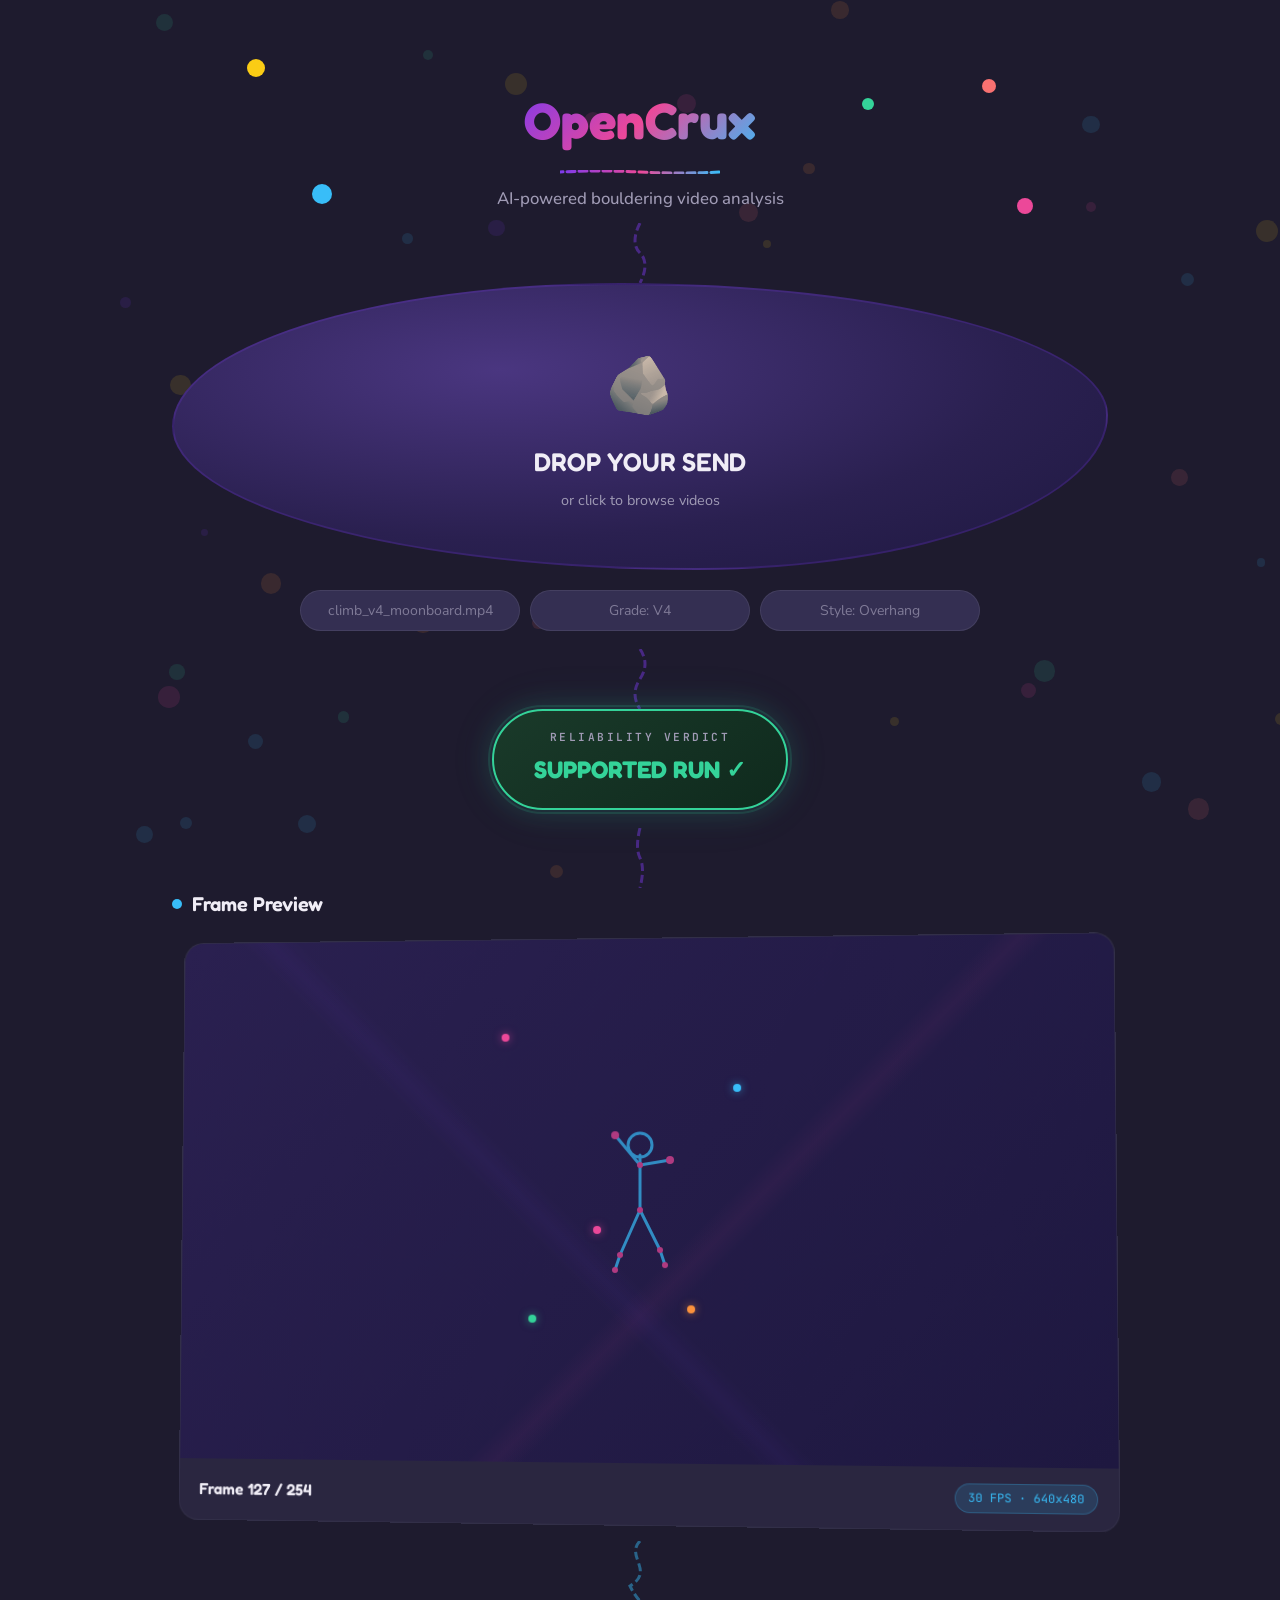
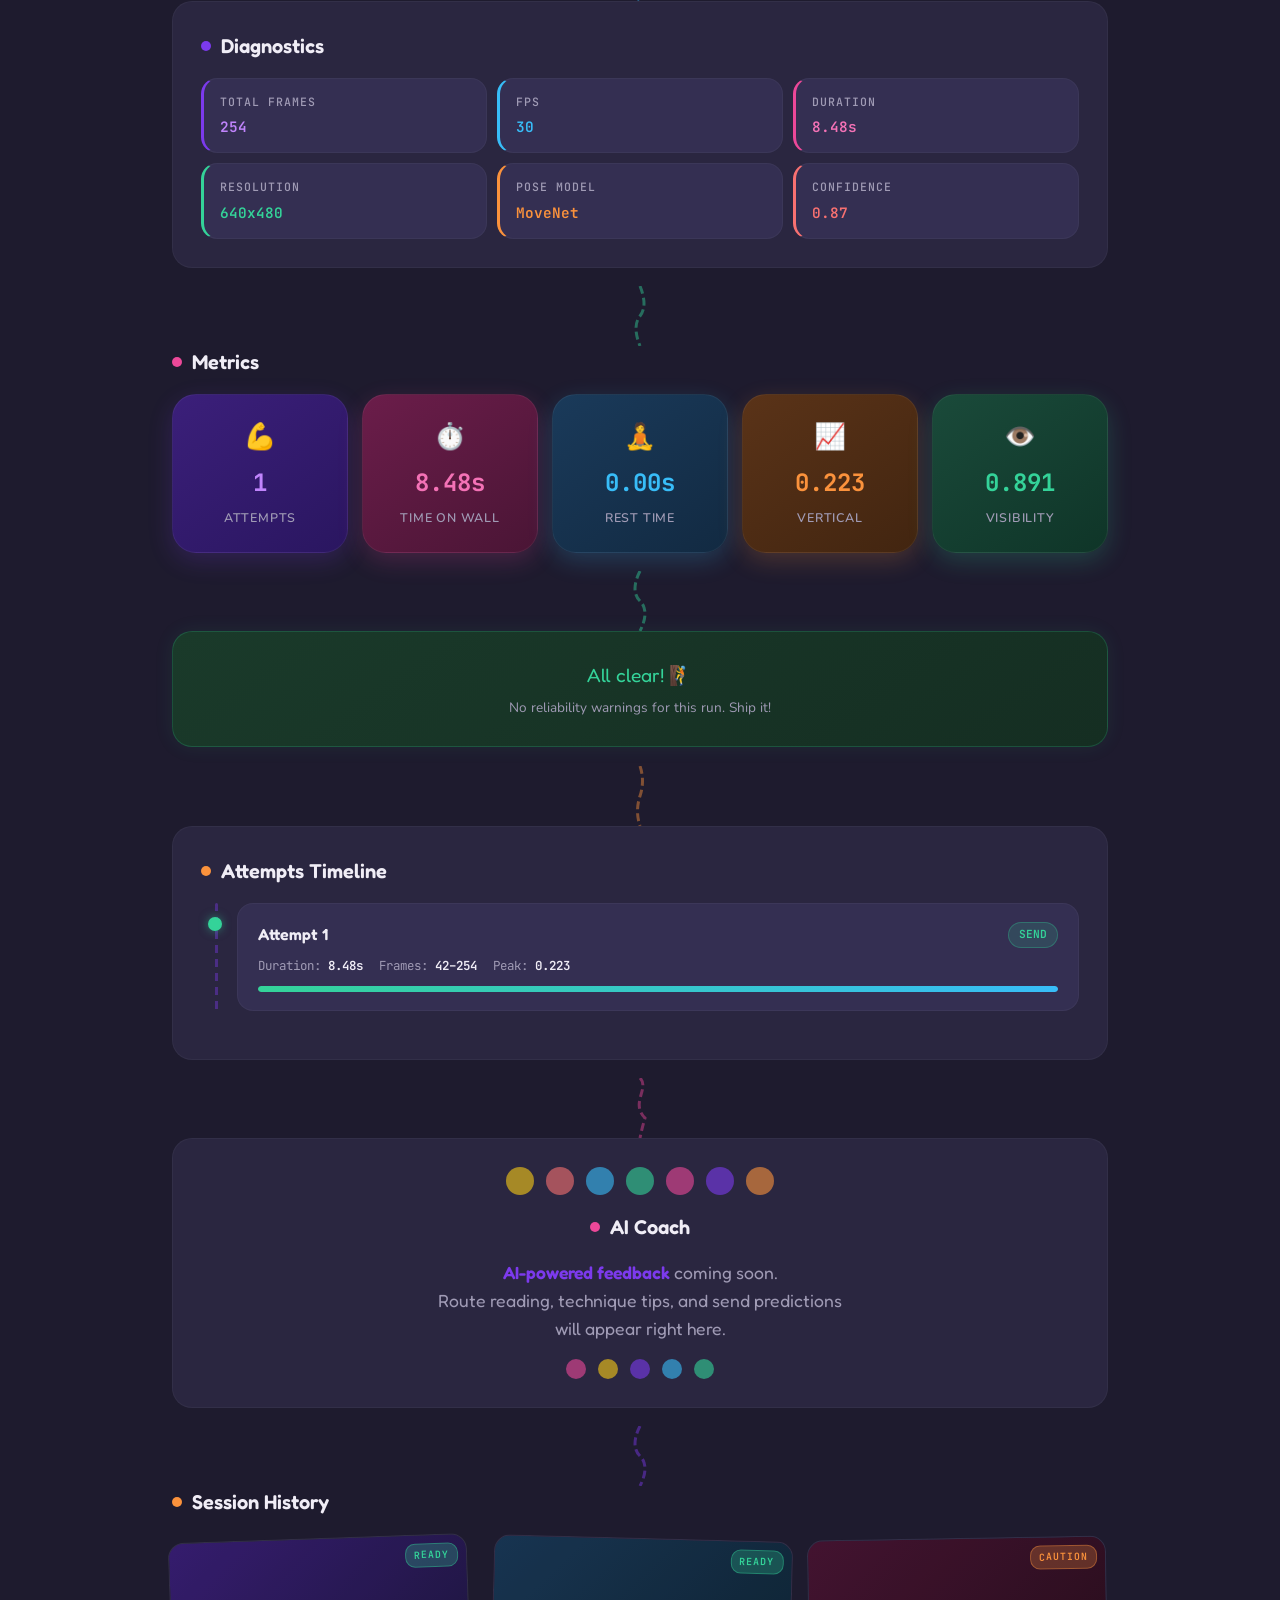
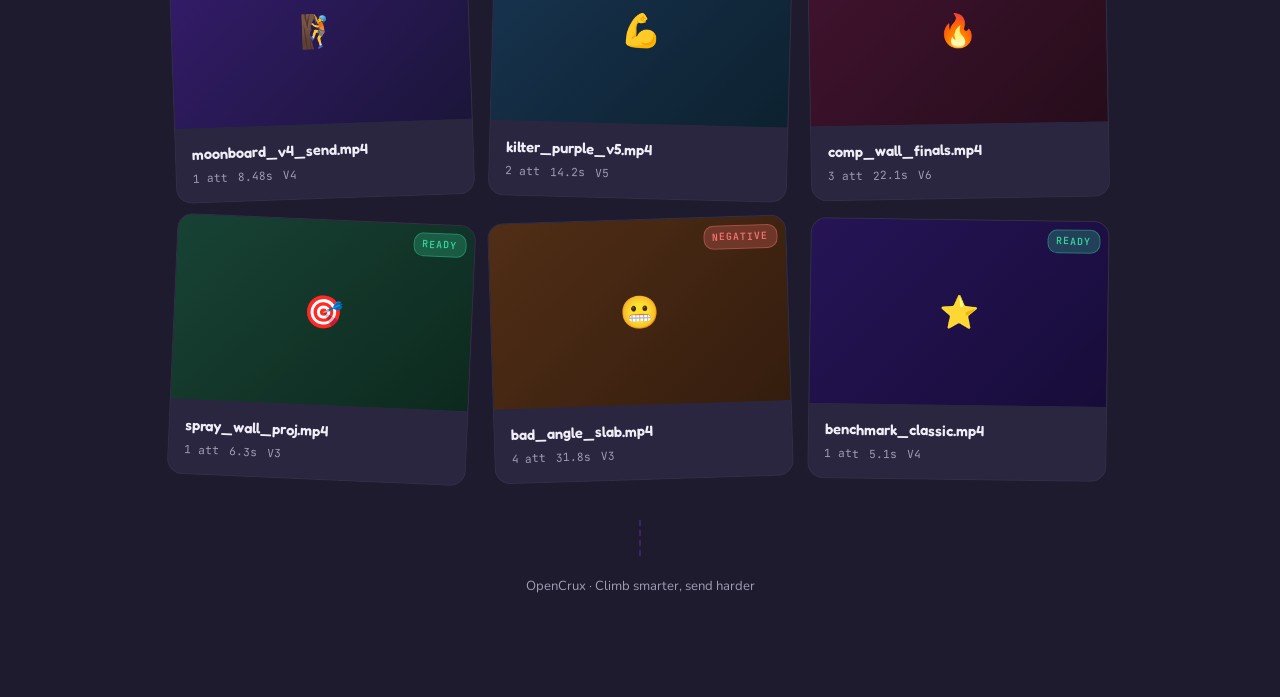
<file: prototypes/playful-3d.html>
<!DOCTYPE html>
<html lang="en">
<head>
<meta charset="UTF-8">
<meta name="viewport" content="width=device-width, initial-scale=1.0">
<title>OpenCrux — Climbing Video Analysis</title>
<link rel="preconnect" href="https://fonts.googleapis.com">
<link rel="preconnect" href="https://fonts.gstatic.com" crossorigin>
<link href="https://fonts.googleapis.com/css2?family=Fredoka:wght@400;500;600;700&family=JetBrains+Mono:wght@400;500;600&family=Nunito:wght@400;500;600;700&display=swap" rel="stylesheet">
<style>
/* ===== RESET & BASE ===== */
*, *::before, *::after { box-sizing: border-box; margin: 0; padding: 0; }

:root {
  --purple: #7c3aed;
  --pink: #ec4899;
  --sky: #38bdf8;
  --mint: #34d399;
  --orange: #fb923c;
  --red: #f87171;
  --bg: #1e1b2e;
  --card: #2a2640;
  --card-light: #342f52;
  --text: #f0edf6;
  --text-dim: #a09bb5;
  --radius: 20px;
  --perspective: 800px;
}

html { scroll-behavior: smooth; }

body {
  font-family: 'Nunito', sans-serif;
  background: var(--bg);
  color: var(--text);
  overflow-x: hidden;
  min-height: 100vh;
  line-height: 1.6;
}

/* ===== CLIMBING HOLDS BACKGROUND ===== */
.holds-bg {
  position: fixed;
  inset: 0;
  z-index: 0;
  pointer-events: none;
  overflow: hidden;
}

.hold-dot {
  position: absolute;
  border-radius: 50%;
  opacity: 0.12;
  animation: holdFloat 8s ease-in-out infinite;
}

@keyframes holdFloat {
  0%, 100% { transform: translateY(0) scale(1); }
  50% { transform: translateY(-12px) scale(1.08); }
}

/* ===== LAYOUT ===== */
.container {
  position: relative;
  z-index: 1;
  max-width: 900px;
  margin: 0 auto;
  padding: 24px 16px 80px;
}

@media (min-width: 768px) {
  .container { padding: 40px 32px 100px; }
}

/* ===== 3D CARD SYSTEM ===== */
.card-3d {
  perspective: var(--perspective);
  margin-bottom: 28px;
}

.card-3d-inner {
  background: var(--card);
  border-radius: var(--radius);
  padding: 28px;
  transition: transform 0.35s cubic-bezier(.21,.61,.35,1), box-shadow 0.35s ease;
  transform-style: preserve-3d;
  will-change: transform;
  border: 1px solid rgba(255,255,255,0.04);
}

.card-3d-inner:hover {
  box-shadow: -6px 12px 30px rgba(124, 58, 237, 0.2), 0 4px 12px rgba(0,0,0,0.3);
}

/* ===== HEADER ===== */
.header {
  text-align: center;
  padding: 40px 0 20px;
  position: relative;
}

.header-holds {
  position: absolute;
  inset: 0;
  pointer-events: none;
}

.header-hold {
  position: absolute;
  border-radius: 50%;
  animation: holdFloat 6s ease-in-out infinite;
}

.logo {
  font-family: 'Fredoka', sans-serif;
  font-weight: 700;
  font-size: 3.2rem;
  background: linear-gradient(135deg, var(--purple), var(--pink), var(--sky));
  -webkit-background-clip: text;
  -webkit-text-fill-color: transparent;
  background-clip: text;
  position: relative;
  display: inline-block;
  animation: logoFloat 4s ease-in-out infinite;
}

@keyframes logoFloat {
  0%, 100% { transform: translateY(0); }
  50% { transform: translateY(-6px); }
}

.logo-underline {
  display: block;
  margin: 8px auto 0;
  width: 160px;
  height: 4px;
}

.header-tagline {
  font-family: 'Nunito', sans-serif;
  font-size: 1.05rem;
  color: var(--text-dim);
  margin-top: 12px;
  font-weight: 500;
}

/* ===== SVG ROPE CONNECTORS ===== */
.rope-connector {
  display: block;
  margin: -10px auto 0;
  width: 60px;
  height: 60px;
}

.rope-line {
  stroke: var(--purple);
  stroke-width: 3;
  stroke-dasharray: 8 4;
  fill: none;
  opacity: 0.45;
  animation: ropeDash 2s linear infinite;
}

@keyframes ropeDash {
  to { stroke-dashoffset: -24; }
}

/* ===== UPLOAD ZONE (3D BOULDER) ===== */
.upload-zone {
  perspective: 900px;
  margin-bottom: 28px;
}

.boulder {
  background: radial-gradient(ellipse at 35% 30%, #4a3680, #2a2050 60%, #1e1840);
  border-radius: 48% 52% 44% 56% / 50% 46% 54% 50%;
  padding: 56px 32px;
  text-align: center;
  position: relative;
  cursor: pointer;
  transition: transform 0.4s cubic-bezier(.21,.61,.35,1), box-shadow 0.4s ease;
  transform-style: preserve-3d;
  animation: boulderBreathe 5s ease-in-out infinite;
  border: 2px solid rgba(124, 58, 237, 0.2);
}

@keyframes boulderBreathe {
  0%, 100% { box-shadow: 0 0 40px rgba(124,58,237,0.25), 0 0 80px rgba(124,58,237,0.08); }
  50% { box-shadow: 0 0 60px rgba(124,58,237,0.4), 0 0 120px rgba(124,58,237,0.15); }
}

.boulder:hover {
  box-shadow: -8px 16px 50px rgba(124,58,237,0.4), 0 0 80px rgba(236,72,153,0.15);
}

.boulder-icon {
  font-size: 3.5rem;
  margin-bottom: 12px;
  display: block;
  animation: holdFloat 3s ease-in-out infinite;
}

.boulder-text {
  font-family: 'Fredoka', sans-serif;
  font-size: 1.6rem;
  font-weight: 600;
  color: var(--text);
  margin-bottom: 6px;
}

.boulder-sub {
  font-size: 0.9rem;
  color: var(--text-dim);
}

.boulder-glow {
  position: absolute;
  inset: -4px;
  border-radius: inherit;
  background: conic-gradient(from 0deg, var(--purple), var(--pink), var(--sky), var(--mint), var(--purple));
  opacity: 0;
  z-index: -1;
  transition: opacity 0.4s;
  filter: blur(20px);
  animation: glowSpin 6s linear infinite;
}

.boulder:hover .boulder-glow { opacity: 0.35; }

@keyframes glowSpin {
  to { filter: blur(20px) hue-rotate(360deg); }
}

/* Pill Inputs */
.pill-inputs {
  display: flex;
  gap: 10px;
  flex-wrap: wrap;
  justify-content: center;
  margin-top: 20px;
}

.pill-input {
  background: var(--card-light);
  border: 1.5px solid rgba(255,255,255,0.08);
  border-radius: 40px;
  padding: 10px 20px;
  color: var(--text);
  font-family: 'Nunito', sans-serif;
  font-size: 0.88rem;
  outline: none;
  transition: border-color 0.3s, box-shadow 0.3s;
  min-width: 0;
  flex: 1 1 140px;
  max-width: 220px;
  text-align: center;
}

.pill-input:focus {
  border-color: var(--purple);
  box-shadow: 0 0 0 3px rgba(124,58,237,0.2);
}

.pill-input::placeholder { color: var(--text-dim); opacity: 0.7; }

/* ===== SECTION LABELS ===== */
.section-label {
  font-family: 'Fredoka', sans-serif;
  font-size: 1.25rem;
  font-weight: 600;
  margin-bottom: 16px;
  display: flex;
  align-items: center;
  gap: 10px;
}

.section-label .dot {
  width: 10px;
  height: 10px;
  border-radius: 50%;
  display: inline-block;
  flex-shrink: 0;
}

/* ===== VERDICT BADGE ===== */
.verdict-wrap {
  display: flex;
  justify-content: center;
  margin-bottom: 28px;
  perspective: 600px;
}

.verdict-badge {
  background: linear-gradient(145deg, #1a3a2a, #0f2a1d);
  border: 2.5px solid var(--mint);
  border-radius: 60px;
  padding: 18px 40px;
  text-align: center;
  position: relative;
  animation: badgeRotate 8s ease-in-out infinite;
  box-shadow: 0 0 30px rgba(52,211,153,0.2), 0 0 60px rgba(52,211,153,0.06);
  transform-style: preserve-3d;
}

@keyframes badgeRotate {
  0%, 100% { transform: rotateY(0deg) rotateX(0deg); }
  25% { transform: rotateY(5deg) rotateX(2deg); }
  50% { transform: rotateY(0deg) rotateX(-2deg); }
  75% { transform: rotateY(-5deg) rotateX(1deg); }
}

.verdict-label {
  font-family: 'JetBrains Mono', monospace;
  font-size: 0.7rem;
  font-weight: 600;
  text-transform: uppercase;
  letter-spacing: 2.5px;
  color: var(--text-dim);
  margin-bottom: 4px;
}

.verdict-text {
  font-family: 'Fredoka', sans-serif;
  font-size: 1.5rem;
  font-weight: 700;
  color: var(--mint);
}

.verdict-glow {
  position: absolute;
  inset: -6px;
  border-radius: inherit;
  border: 2px solid var(--mint);
  opacity: 0.15;
  animation: pulseGlow 2s ease-in-out infinite;
}

@keyframes pulseGlow {
  0%, 100% { opacity: 0.15; transform: scale(1); }
  50% { opacity: 0.3; transform: scale(1.03); }
}

/* ===== FRAME PREVIEW ===== */
.frame-preview {
  perspective: var(--perspective);
  margin-bottom: 28px;
}

.frame-card {
  background: var(--card);
  border-radius: var(--radius);
  overflow: hidden;
  transition: transform 0.4s cubic-bezier(.21,.61,.35,1), box-shadow 0.4s;
  transform: rotateY(-2deg) rotateX(1deg);
  transform-style: preserve-3d;
  border: 1px solid rgba(255,255,255,0.04);
}

.frame-card:hover {
  transform: rotateY(2deg) rotateX(-2deg) translateY(-8px);
  box-shadow: -8px 14px 35px rgba(56,189,248,0.18), 0 6px 16px rgba(0,0,0,0.25);
}

.frame-image {
  width: 100%;
  aspect-ratio: 16/9;
  background: linear-gradient(135deg, #2a2050, #1e1840);
  position: relative;
  overflow: hidden;
  display: flex;
  align-items: center;
  justify-content: center;
}

.frame-image::before {
  content: '';
  position: absolute;
  inset: 0;
  background:
    linear-gradient(45deg, transparent 40%, rgba(124,58,237,0.05) 42%, transparent 44%),
    linear-gradient(-45deg, transparent 40%, rgba(236,72,153,0.05) 42%, transparent 44%);
}

/* Climber stick figure */
.climber-svg {
  width: 100px;
  height: 180px;
  opacity: 0.7;
}

.frame-skeleton-line {
  stroke: var(--sky);
  stroke-width: 3;
  stroke-linecap: round;
}

.frame-skeleton-joint {
  fill: var(--pink);
}

/* Pose keypoints overlay dots */
.frame-keypoints {
  position: absolute;
  inset: 0;
}

.keypoint {
  position: absolute;
  width: 8px;
  height: 8px;
  border-radius: 50%;
  background: var(--pink);
  box-shadow: 0 0 8px rgba(236,72,153,0.6);
  animation: keypointPulse 2s ease-in-out infinite;
}

@keyframes keypointPulse {
  0%, 100% { transform: scale(1); opacity: 0.8; }
  50% { transform: scale(1.4); opacity: 1; }
}

.frame-meta {
  padding: 16px 20px;
  display: flex;
  justify-content: space-between;
  align-items: center;
}

.frame-label {
  font-family: 'Fredoka', sans-serif;
  font-size: 1rem;
  font-weight: 600;
}

.frame-badge {
  font-family: 'JetBrains Mono', monospace;
  font-size: 0.72rem;
  background: rgba(56,189,248,0.15);
  color: var(--sky);
  padding: 4px 12px;
  border-radius: 20px;
  border: 1px solid rgba(56,189,248,0.25);
}

/* ===== DIAGNOSTICS ===== */
.diag-grid {
  display: grid;
  grid-template-columns: 1fr 1fr;
  gap: 10px;
}

@media (min-width: 768px) {
  .diag-grid { grid-template-columns: repeat(3, 1fr); }
}

.diag-pill {
  background: var(--card-light);
  border-radius: 16px;
  padding: 14px 16px;
  display: flex;
  flex-direction: column;
  gap: 4px;
  transition: transform 0.3s, box-shadow 0.3s;
  border: 1px solid rgba(255,255,255,0.04);
}

.diag-pill:hover {
  transform: translateY(-3px);
}

.diag-pill-label {
  font-size: 0.72rem;
  color: var(--text-dim);
  text-transform: uppercase;
  letter-spacing: 1px;
  font-family: 'JetBrains Mono', monospace;
  font-weight: 500;
}

.diag-pill-value {
  font-family: 'JetBrains Mono', monospace;
  font-size: 0.9rem;
  font-weight: 600;
}

/* ===== METRICS (3D CAPSULES) ===== */
.metrics-grid {
  display: grid;
  grid-template-columns: repeat(auto-fit, minmax(150px, 1fr));
  gap: 14px;
}

.metric-capsule {
  perspective: 500px;
}

.metric-capsule-inner {
  border-radius: 24px;
  padding: 22px 18px;
  text-align: center;
  transition: transform 0.35s cubic-bezier(.21,.61,.35,1), box-shadow 0.35s;
  transform-style: preserve-3d;
  border: 1.5px solid rgba(255,255,255,0.06);
}

.metric-capsule-inner.purple {
  background: linear-gradient(145deg, #3b1f7a, #2a1660);
  box-shadow: 0 8px 24px rgba(124,58,237,0.2);
}
.metric-capsule-inner.purple:hover {
  box-shadow: -6px 14px 30px rgba(124,58,237,0.35);
}

.metric-capsule-inner.pink {
  background: linear-gradient(145deg, #6b1d4a, #4a1535);
  box-shadow: 0 8px 24px rgba(236,72,153,0.2);
}
.metric-capsule-inner.pink:hover {
  box-shadow: -6px 14px 30px rgba(236,72,153,0.35);
}

.metric-capsule-inner.sky {
  background: linear-gradient(145deg, #1a3a5a, #122a42);
  box-shadow: 0 8px 24px rgba(56,189,248,0.2);
}
.metric-capsule-inner.sky:hover {
  box-shadow: -6px 14px 30px rgba(56,189,248,0.35);
}

.metric-capsule-inner.mint {
  background: linear-gradient(145deg, #1a4a3a, #0f3528);
  box-shadow: 0 8px 24px rgba(52,211,153,0.2);
}
.metric-capsule-inner.mint:hover {
  box-shadow: -6px 14px 30px rgba(52,211,153,0.35);
}

.metric-capsule-inner.orange {
  background: linear-gradient(145deg, #5a3318, #422510);
  box-shadow: 0 8px 24px rgba(251,146,60,0.2);
}
.metric-capsule-inner.orange:hover {
  box-shadow: -6px 14px 30px rgba(251,146,60,0.35);
}

.metric-icon {
  font-size: 1.6rem;
  margin-bottom: 6px;
  display: block;
}

.metric-value {
  font-family: 'JetBrains Mono', monospace;
  font-size: 1.5rem;
  font-weight: 700;
  display: block;
  margin-bottom: 2px;
}

.metric-label {
  font-size: 0.78rem;
  color: var(--text-dim);
  font-weight: 600;
  text-transform: uppercase;
  letter-spacing: 0.8px;
}

/* Color-coded values */
.v-purple { color: #c084fc; }
.v-pink { color: #f472b6; }
.v-sky { color: var(--sky); }
.v-mint { color: var(--mint); }
.v-orange { color: var(--orange); }

/* ===== WARNINGS (ALL CLEAR) ===== */
.warnings-card {
  background: linear-gradient(145deg, #1a3a2a, #152e22);
  border: 1.5px solid rgba(52,211,153,0.2);
  box-shadow: 0 0 20px rgba(52,211,153,0.08);
}

.warnings-text {
  font-family: 'Fredoka', sans-serif;
  font-size: 1.2rem;
  color: var(--mint);
  text-align: center;
}

/* ===== ATTEMPTS TIMELINE ===== */
.timeline {
  position: relative;
  padding-left: 36px;
}

.timeline::before {
  content: '';
  position: absolute;
  left: 14px;
  top: 0;
  bottom: 0;
  width: 3px;
  background: repeating-linear-gradient(
    to bottom,
    var(--purple) 0px,
    var(--purple) 8px,
    transparent 8px,
    transparent 14px
  );
  border-radius: 2px;
  opacity: 0.4;
}

.timeline-item {
  position: relative;
  margin-bottom: 20px;
  perspective: 600px;
}

.timeline-dot {
  position: absolute;
  left: -29px;
  top: 14px;
  width: 14px;
  height: 14px;
  border-radius: 50%;
  border: 2.5px solid var(--mint);
  background: var(--bg);
  z-index: 1;
}

.timeline-dot.active {
  background: var(--mint);
  box-shadow: 0 0 10px rgba(52,211,153,0.5);
}

.timeline-card {
  background: var(--card-light);
  border-radius: 16px;
  padding: 18px 20px;
  transition: transform 0.3s cubic-bezier(.21,.61,.35,1), box-shadow 0.3s;
  transform-style: preserve-3d;
  border: 1px solid rgba(255,255,255,0.04);
}

.timeline-card:hover {
  box-shadow: -4px 8px 20px rgba(124,58,237,0.15);
}

.timeline-header {
  display: flex;
  justify-content: space-between;
  align-items: center;
  margin-bottom: 8px;
}

.timeline-title {
  font-family: 'Fredoka', sans-serif;
  font-weight: 600;
  font-size: 1rem;
}

.timeline-badge {
  font-family: 'JetBrains Mono', monospace;
  font-size: 0.7rem;
  padding: 3px 10px;
  border-radius: 14px;
  font-weight: 600;
}

.badge-send {
  background: rgba(52,211,153,0.15);
  color: var(--mint);
  border: 1px solid rgba(52,211,153,0.3);
}

.timeline-stats {
  display: flex;
  gap: 16px;
  flex-wrap: wrap;
}

.timeline-stat {
  font-family: 'JetBrains Mono', monospace;
  font-size: 0.78rem;
  color: var(--text-dim);
}

.timeline-stat span {
  color: var(--text);
  font-weight: 600;
}

/* Attempt progress bar */
.attempt-bar-wrap {
  margin-top: 10px;
  height: 6px;
  background: rgba(255,255,255,0.06);
  border-radius: 3px;
  overflow: hidden;
}

.attempt-bar {
  height: 100%;
  border-radius: 3px;
  transition: width 1s ease;
}

/* ===== AI SECTION ===== */
.ai-section {
  text-align: center;
  position: relative;
}

.ai-hold-pattern {
  display: flex;
  justify-content: center;
  gap: 12px;
  margin-bottom: 16px;
  flex-wrap: wrap;
}

.ai-hold {
  width: 28px;
  height: 28px;
  border-radius: 50%;
  opacity: 0.6;
  animation: holdFloat 4s ease-in-out infinite;
}

.ai-text {
  font-family: 'Fredoka', sans-serif;
  font-size: 1.1rem;
  color: var(--text-dim);
}

.ai-text em {
  color: var(--purple);
  font-style: normal;
  font-weight: 600;
}

/* ===== HISTORY (SCATTERED PHOTOS) ===== */
.history-grid {
  display: grid;
  grid-template-columns: repeat(auto-fill, minmax(220px, 1fr));
  gap: 20px;
}

@media (max-width: 500px) {
  .history-grid { grid-template-columns: 1fr; }
}

.history-photo {
  perspective: 500px;
}

.history-card {
  background: var(--card);
  border-radius: 16px;
  overflow: hidden;
  transition: transform 0.4s cubic-bezier(.21,.61,.35,1), box-shadow 0.4s;
  transform-style: preserve-3d;
  border: 1px solid rgba(255,255,255,0.04);
}

.history-photo:nth-child(1) .history-card { transform: rotate(-2deg); }
.history-photo:nth-child(2) .history-card { transform: rotate(1.5deg); }
.history-photo:nth-child(3) .history-card { transform: rotate(-1deg); }
.history-photo:nth-child(4) .history-card { transform: rotate(2.5deg); }
.history-photo:nth-child(5) .history-card { transform: rotate(-1.8deg); }
.history-photo:nth-child(6) .history-card { transform: rotate(0.8deg); }

.history-photo:hover .history-card {
  transform: rotate(0deg) translateY(-10px) scale(1.03) !important;
  box-shadow: -8px 16px 36px rgba(124,58,237,0.2), 0 6px 14px rgba(0,0,0,0.25);
  z-index: 10;
}

.history-thumb {
  width: 100%;
  aspect-ratio: 16/10;
  position: relative;
  overflow: hidden;
}

.history-thumb-bg {
  position: absolute;
  inset: 0;
}

.history-thumb-overlay {
  position: absolute;
  inset: 0;
  display: flex;
  align-items: center;
  justify-content: center;
  font-size: 2rem;
  background: rgba(0,0,0,0.1);
}

.history-verdict-mini {
  position: absolute;
  top: 8px;
  right: 8px;
  font-family: 'JetBrains Mono', monospace;
  font-size: 0.62rem;
  font-weight: 600;
  padding: 3px 8px;
  border-radius: 10px;
  text-transform: uppercase;
  letter-spacing: 1px;
}

.mini-ready {
  background: rgba(52,211,153,0.25);
  color: var(--mint);
  border: 1px solid rgba(52,211,153,0.4);
}

.mini-caution {
  background: rgba(251,146,60,0.25);
  color: var(--orange);
  border: 1px solid rgba(251,146,60,0.4);
}

.mini-negative {
  background: rgba(248,113,113,0.25);
  color: var(--red);
  border: 1px solid rgba(248,113,113,0.4);
}

.history-info {
  padding: 14px 16px;
}

.history-name {
  font-family: 'Fredoka', sans-serif;
  font-weight: 600;
  font-size: 0.92rem;
  margin-bottom: 4px;
  white-space: nowrap;
  overflow: hidden;
  text-overflow: ellipsis;
}

.history-meta {
  font-family: 'JetBrains Mono', monospace;
  font-size: 0.7rem;
  color: var(--text-dim);
  display: flex;
  gap: 10px;
}

/* ===== FOOTER ===== */
.footer {
  text-align: center;
  padding: 40px 0 0;
  color: var(--text-dim);
  font-size: 0.82rem;
}

.footer-rope {
  display: block;
  margin: 0 auto 16px;
  width: 2px;
  height: 40px;
  background: repeating-linear-gradient(
    to bottom,
    var(--purple) 0px,
    var(--purple) 6px,
    transparent 6px,
    transparent 10px
  );
  opacity: 0.3;
}

/* ===== RESPONSIVE ===== */
@media (max-width: 480px) {
  .logo { font-size: 2.4rem; }
  .boulder { padding: 40px 20px; }
  .boulder-text { font-size: 1.3rem; }
  .card-3d-inner { padding: 20px; }
  .metrics-grid { grid-template-columns: repeat(2, 1fr); }
  .metric-value { font-size: 1.2rem; }
  .verdict-badge { padding: 14px 28px; }
  .verdict-text { font-size: 1.2rem; }
}

@media (min-width: 1280px) {
  .container { max-width: 1000px; }
  .metrics-grid { grid-template-columns: repeat(5, 1fr); }
}
</style>
</head>
<body>

<!-- ===== CLIMBING HOLDS BACKGROUND ===== -->
<div class="holds-bg" id="holdsBg"></div>

<!-- ===== MAIN CONTAINER ===== -->
<div class="container">

  <!-- ===== 1. HEADER ===== -->
  <header class="header">
    <div class="header-holds">
      <div class="header-hold" style="width:18px;height:18px;background:#facc15;top:10%;left:8%;animation-delay:0s;"></div>
      <div class="header-hold" style="width:14px;height:14px;background:#f87171;top:20%;right:12%;animation-delay:1s;"></div>
      <div class="header-hold" style="width:20px;height:20px;background:#38bdf8;bottom:15%;left:15%;animation-delay:0.5s;"></div>
      <div class="header-hold" style="width:12px;height:12px;background:#34d399;top:30%;right:25%;animation-delay:1.5s;"></div>
      <div class="header-hold" style="width:16px;height:16px;background:#ec4899;bottom:10%;right:8%;animation-delay:0.8s;"></div>
    </div>
    <h1 class="logo">OpenCrux</h1>
    <svg class="logo-underline" viewBox="0 0 160 4" fill="none">
      <path d="M0 2 Q40 0 80 2 Q120 4 160 2" stroke="url(#ropeGrad)" stroke-width="3" stroke-linecap="round" stroke-dasharray="8 4">
        <animate attributeName="stroke-dashoffset" from="0" to="-24" dur="2s" repeatCount="indefinite"/>
      </path>
      <defs>
        <linearGradient id="ropeGrad" x1="0" y1="0" x2="160" y2="0" gradientUnits="userSpaceOnUse">
          <stop offset="0%" stop-color="#7c3aed"/>
          <stop offset="50%" stop-color="#ec4899"/>
          <stop offset="100%" stop-color="#38bdf8"/>
        </linearGradient>
      </defs>
    </svg>
    <p class="header-tagline">AI-powered bouldering video analysis</p>
  </header>

  <!-- Rope connector -->
  <svg class="rope-connector" viewBox="0 0 60 60"><path class="rope-line" d="M30 0 Q20 20 30 30 Q40 40 30 60"/></svg>

  <!-- ===== 2. UPLOAD ZONE ===== -->
  <div class="upload-zone">
    <div class="boulder" id="boulder">
      <div class="boulder-glow"></div>
      <span class="boulder-icon">&#x1FAA8;</span>
      <div class="boulder-text">DROP YOUR SEND</div>
      <div class="boulder-sub">or click to browse videos</div>
    </div>
    <div class="pill-inputs">
      <input class="pill-input" type="text" placeholder="climb_v4_moonboard.mp4" readonly>
      <input class="pill-input" type="text" placeholder="Grade: V4" readonly>
      <input class="pill-input" type="text" placeholder="Style: Overhang" readonly>
    </div>
  </div>

  <!-- Rope connector -->
  <svg class="rope-connector" viewBox="0 0 60 60"><path class="rope-line" d="M30 0 Q40 15 30 30 Q20 45 30 60"/></svg>

  <!-- ===== 3. VERDICT ===== -->
  <div class="verdict-wrap">
    <div class="verdict-badge">
      <div class="verdict-glow"></div>
      <div class="verdict-label">Reliability Verdict</div>
      <div class="verdict-text">SUPPORTED RUN &#10003;</div>
    </div>
  </div>

  <!-- Rope connector -->
  <svg class="rope-connector" viewBox="0 0 60 60"><path class="rope-line" d="M30 0 Q25 20 30 30 Q35 40 30 60"/></svg>

  <!-- ===== 4. FRAME PREVIEW ===== -->
  <div class="frame-preview">
    <div class="section-label"><span class="dot" style="background:var(--sky)"></span> Frame Preview</div>
    <div class="frame-card">
      <div class="frame-image">
        <!-- Stick figure climber -->
        <svg class="climber-svg" viewBox="0 0 100 180">
          <!-- torso -->
          <line x1="50" y1="45" x2="50" y2="100" class="frame-skeleton-line"/>
          <!-- head -->
          <circle cx="50" cy="35" r="12" class="frame-skeleton-line" fill="none"/>
          <!-- left arm reaching up -->
          <line x1="50" y1="55" x2="25" y2="25" class="frame-skeleton-line"/>
          <!-- right arm out -->
          <line x1="50" y1="55" x2="80" y2="50" class="frame-skeleton-line"/>
          <!-- left leg -->
          <line x1="50" y1="100" x2="30" y2="145" class="frame-skeleton-line"/>
          <!-- right leg -->
          <line x1="50" y1="100" x2="70" y2="140" class="frame-skeleton-line"/>
          <!-- left foot -->
          <line x1="30" y1="145" x2="25" y2="160" class="frame-skeleton-line"/>
          <!-- right foot -->
          <line x1="70" y1="140" x2="75" y2="155" class="frame-skeleton-line"/>
          <!-- joints -->
          <circle cx="25" cy="25" r="4" class="frame-skeleton-joint"/>
          <circle cx="80" cy="50" r="4" class="frame-skeleton-joint"/>
          <circle cx="50" cy="55" r="3" class="frame-skeleton-joint"/>
          <circle cx="50" cy="100" r="3" class="frame-skeleton-joint"/>
          <circle cx="30" cy="145" r="3" class="frame-skeleton-joint"/>
          <circle cx="70" cy="140" r="3" class="frame-skeleton-joint"/>
          <circle cx="25" cy="160" r="3" class="frame-skeleton-joint"/>
          <circle cx="75" cy="155" r="3" class="frame-skeleton-joint"/>
        </svg>
        <!-- Keypoints -->
        <div class="frame-keypoints">
          <div class="keypoint" style="top:18%;left:35%;animation-delay:0.2s;"></div>
          <div class="keypoint" style="top:28%;left:60%;background:var(--sky);box-shadow:0 0 8px rgba(56,189,248,0.6);animation-delay:0.5s;"></div>
          <div class="keypoint" style="top:55%;left:45%;animation-delay:0.8s;"></div>
          <div class="keypoint" style="top:72%;left:38%;background:var(--mint);box-shadow:0 0 8px rgba(52,211,153,0.6);animation-delay:1.1s;"></div>
          <div class="keypoint" style="top:70%;left:55%;background:var(--orange);box-shadow:0 0 8px rgba(251,146,60,0.6);animation-delay:0.3s;"></div>
        </div>
      </div>
      <div class="frame-meta">
        <span class="frame-label">Frame 127 / 254</span>
        <span class="frame-badge">30 FPS &middot; 640x480</span>
      </div>
    </div>
  </div>

  <!-- Rope connector (SVG between frame and diagnostics) -->
  <svg class="rope-connector" viewBox="0 0 60 60">
    <path class="rope-line" d="M30 0 C15 15 45 30 20 45 Q25 55 30 60" style="stroke:var(--sky);"/>
  </svg>

  <!-- ===== 5. DIAGNOSTICS ===== -->
  <div class="card-3d">
    <div class="card-3d-inner">
      <div class="section-label"><span class="dot" style="background:var(--purple)"></span> Diagnostics</div>
      <div class="diag-grid">
        <div class="diag-pill" style="border-left: 3px solid var(--purple);">
          <span class="diag-pill-label">Total Frames</span>
          <span class="diag-pill-value v-purple">254</span>
        </div>
        <div class="diag-pill" style="border-left: 3px solid var(--sky);">
          <span class="diag-pill-label">FPS</span>
          <span class="diag-pill-value v-sky">30</span>
        </div>
        <div class="diag-pill" style="border-left: 3px solid var(--pink);">
          <span class="diag-pill-label">Duration</span>
          <span class="diag-pill-value v-pink">8.48s</span>
        </div>
        <div class="diag-pill" style="border-left: 3px solid var(--mint);">
          <span class="diag-pill-label">Resolution</span>
          <span class="diag-pill-value v-mint">640x480</span>
        </div>
        <div class="diag-pill" style="border-left: 3px solid var(--orange);">
          <span class="diag-pill-label">Pose Model</span>
          <span class="diag-pill-value v-orange">MoveNet</span>
        </div>
        <div class="diag-pill" style="border-left: 3px solid var(--red);">
          <span class="diag-pill-label">Confidence</span>
          <span class="diag-pill-value" style="color:var(--red);">0.87</span>
        </div>
      </div>
    </div>
  </div>

  <!-- Rope connector -->
  <svg class="rope-connector" viewBox="0 0 60 60"><path class="rope-line" d="M30 0 Q38 20 30 30 Q22 40 30 60" style="stroke:var(--mint);"/></svg>

  <!-- ===== 6. METRICS ===== -->
  <div class="section-label"><span class="dot" style="background:var(--pink)"></span> Metrics</div>
  <div class="metrics-grid">
    <div class="metric-capsule">
      <div class="metric-capsule-inner purple">
        <span class="metric-icon">&#x1F4AA;</span>
        <span class="metric-value v-purple">1</span>
        <span class="metric-label">Attempts</span>
      </div>
    </div>
    <div class="metric-capsule">
      <div class="metric-capsule-inner pink">
        <span class="metric-icon">&#x23F1;&#xFE0F;</span>
        <span class="metric-value v-pink">8.48s</span>
        <span class="metric-label">Time on Wall</span>
      </div>
    </div>
    <div class="metric-capsule">
      <div class="metric-capsule-inner sky">
        <span class="metric-icon">&#x1F9D8;</span>
        <span class="metric-value v-sky">0.00s</span>
        <span class="metric-label">Rest Time</span>
      </div>
    </div>
    <div class="metric-capsule">
      <div class="metric-capsule-inner orange">
        <span class="metric-icon">&#x1F4C8;</span>
        <span class="metric-value v-orange">0.223</span>
        <span class="metric-label">Vertical</span>
      </div>
    </div>
    <div class="metric-capsule">
      <div class="metric-capsule-inner mint">
        <span class="metric-icon">&#x1F441;&#xFE0F;</span>
        <span class="metric-value v-mint">0.891</span>
        <span class="metric-label">Visibility</span>
      </div>
    </div>
  </div>

  <!-- Rope connector -->
  <svg class="rope-connector" viewBox="0 0 60 60" style="margin-top:18px;"><path class="rope-line" d="M30 0 Q20 20 30 30 Q40 40 30 60" style="stroke:var(--mint);"/></svg>

  <!-- ===== 7. WARNINGS ===== -->
  <div class="card-3d">
    <div class="card-3d-inner warnings-card">
      <div class="warnings-text">All clear! &#x1F9D7;</div>
      <p style="text-align:center;color:var(--text-dim);font-size:0.85rem;margin-top:6px;">No reliability warnings for this run. Ship it!</p>
    </div>
  </div>

  <!-- Rope connector -->
  <svg class="rope-connector" viewBox="0 0 60 60"><path class="rope-line" d="M30 0 Q35 15 30 30 Q25 45 30 60" style="stroke:var(--orange);"/></svg>

  <!-- ===== 8. ATTEMPTS TIMELINE ===== -->
  <div class="card-3d">
    <div class="card-3d-inner">
      <div class="section-label"><span class="dot" style="background:var(--orange)"></span> Attempts Timeline</div>
      <div class="timeline">
        <div class="timeline-item">
          <div class="timeline-dot active"></div>
          <div class="timeline-card">
            <div class="timeline-header">
              <span class="timeline-title">Attempt 1</span>
              <span class="timeline-badge badge-send">SEND</span>
            </div>
            <div class="timeline-stats">
              <span class="timeline-stat">Duration: <span>8.48s</span></span>
              <span class="timeline-stat">Frames: <span>42&ndash;254</span></span>
              <span class="timeline-stat">Peak: <span>0.223</span></span>
            </div>
            <div class="attempt-bar-wrap">
              <div class="attempt-bar" style="width:100%;background:linear-gradient(90deg, var(--mint), var(--sky));"></div>
            </div>
          </div>
        </div>
      </div>
    </div>
  </div>

  <!-- Rope connector -->
  <svg class="rope-connector" viewBox="0 0 60 60"><path class="rope-line" d="M30 0 C40 10 20 25 35 40 Q32 50 30 60" style="stroke:var(--pink);"/></svg>

  <!-- ===== 9. AI SECTION ===== -->
  <div class="card-3d">
    <div class="card-3d-inner ai-section">
      <div class="ai-hold-pattern">
        <div class="ai-hold" style="background:#facc15; animation-delay:0s;"></div>
        <div class="ai-hold" style="background:#f87171; animation-delay:0.3s;"></div>
        <div class="ai-hold" style="background:#38bdf8; animation-delay:0.6s;"></div>
        <div class="ai-hold" style="background:#34d399; animation-delay:0.9s;"></div>
        <div class="ai-hold" style="background:#ec4899; animation-delay:1.2s;"></div>
        <div class="ai-hold" style="background:#7c3aed; animation-delay:1.5s;"></div>
        <div class="ai-hold" style="background:#fb923c; animation-delay:1.8s;"></div>
      </div>
      <div class="section-label" style="justify-content:center;"><span class="dot" style="background:var(--pink)"></span> AI Coach</div>
      <p class="ai-text">
        <em>AI-powered feedback</em> coming soon.<br>
        Route reading, technique tips, and send predictions<br>
        will appear right here.
      </p>
      <div class="ai-hold-pattern" style="margin-top:16px;margin-bottom:0;">
        <div class="ai-hold" style="background:#ec4899; animation-delay:0.4s; width:20px; height:20px;"></div>
        <div class="ai-hold" style="background:#facc15; animation-delay:0.7s; width:20px; height:20px;"></div>
        <div class="ai-hold" style="background:#7c3aed; animation-delay:1.0s; width:20px; height:20px;"></div>
        <div class="ai-hold" style="background:#38bdf8; animation-delay:1.3s; width:20px; height:20px;"></div>
        <div class="ai-hold" style="background:#34d399; animation-delay:1.6s; width:20px; height:20px;"></div>
      </div>
    </div>
  </div>

  <!-- Rope connector -->
  <svg class="rope-connector" viewBox="0 0 60 60"><path class="rope-line" d="M30 0 Q20 20 30 30 Q40 40 30 60"/></svg>

  <!-- ===== 10. HISTORY ===== -->
  <div class="section-label" style="margin-bottom:20px;"><span class="dot" style="background:var(--orange)"></span> Session History</div>
  <div class="history-grid">

    <div class="history-photo">
      <div class="history-card">
        <div class="history-thumb">
          <div class="history-thumb-bg" style="background:linear-gradient(135deg, #3b1f7a 0%, #1e1840 100%);"></div>
          <div class="history-thumb-overlay">&#x1F9D7;</div>
          <span class="history-verdict-mini mini-ready">Ready</span>
        </div>
        <div class="history-info">
          <div class="history-name">moonboard_v4_send.mp4</div>
          <div class="history-meta"><span>1 att</span><span>8.48s</span><span>V4</span></div>
        </div>
      </div>
    </div>

    <div class="history-photo">
      <div class="history-card">
        <div class="history-thumb">
          <div class="history-thumb-bg" style="background:linear-gradient(135deg, #1a3a5a 0%, #0f2535 100%);"></div>
          <div class="history-thumb-overlay">&#x1F4AA;</div>
          <span class="history-verdict-mini mini-ready">Ready</span>
        </div>
        <div class="history-info">
          <div class="history-name">kilter_purple_v5.mp4</div>
          <div class="history-meta"><span>2 att</span><span>14.2s</span><span>V5</span></div>
        </div>
      </div>
    </div>

    <div class="history-photo">
      <div class="history-card">
        <div class="history-thumb">
          <div class="history-thumb-bg" style="background:linear-gradient(135deg, #4a1535 0%, #2a0f1e 100%);"></div>
          <div class="history-thumb-overlay">&#x1F525;</div>
          <span class="history-verdict-mini mini-caution">Caution</span>
        </div>
        <div class="history-info">
          <div class="history-name">comp_wall_finals.mp4</div>
          <div class="history-meta"><span>3 att</span><span>22.1s</span><span>V6</span></div>
        </div>
      </div>
    </div>

    <div class="history-photo">
      <div class="history-card">
        <div class="history-thumb">
          <div class="history-thumb-bg" style="background:linear-gradient(135deg, #1a4a3a 0%, #0f2e22 100%);"></div>
          <div class="history-thumb-overlay">&#x1F3AF;</div>
          <span class="history-verdict-mini mini-ready">Ready</span>
        </div>
        <div class="history-info">
          <div class="history-name">spray_wall_proj.mp4</div>
          <div class="history-meta"><span>1 att</span><span>6.3s</span><span>V3</span></div>
        </div>
      </div>
    </div>

    <div class="history-photo">
      <div class="history-card">
        <div class="history-thumb">
          <div class="history-thumb-bg" style="background:linear-gradient(135deg, #5a3318 0%, #3a2010 100%);"></div>
          <div class="history-thumb-overlay">&#x1F62C;</div>
          <span class="history-verdict-mini mini-negative">Negative</span>
        </div>
        <div class="history-info">
          <div class="history-name">bad_angle_slab.mp4</div>
          <div class="history-meta"><span>4 att</span><span>31.8s</span><span>V3</span></div>
        </div>
      </div>
    </div>

    <div class="history-photo">
      <div class="history-card">
        <div class="history-thumb">
          <div class="history-thumb-bg" style="background:linear-gradient(135deg, #2a1660 0%, #1a0e40 100%);"></div>
          <div class="history-thumb-overlay">&#x2B50;</div>
          <span class="history-verdict-mini mini-ready">Ready</span>
        </div>
        <div class="history-info">
          <div class="history-name">benchmark_classic.mp4</div>
          <div class="history-meta"><span>1 att</span><span>5.1s</span><span>V4</span></div>
        </div>
      </div>
    </div>

  </div>

  <!-- ===== FOOTER ===== -->
  <footer class="footer">
    <div class="footer-rope"></div>
    OpenCrux &middot; Climb smarter, send harder
  </footer>

</div>

<script>
// ===== Generate scattered hold dots in background =====
(function() {
  var bg = document.getElementById('holdsBg');
  var colors = ['#facc15', '#f87171', '#38bdf8', '#34d399', '#ec4899', '#7c3aed', '#fb923c'];
  var count = 50;

  for (var i = 0; i < count; i++) {
    var dot = document.createElement('div');
    dot.className = 'hold-dot';
    var size = Math.random() * 18 + 6;
    dot.style.width = size + 'px';
    dot.style.height = size + 'px';
    dot.style.left = Math.random() * 100 + '%';
    dot.style.top = Math.random() * 100 + '%';
    dot.style.background = colors[Math.floor(Math.random() * colors.length)];
    dot.style.animationDelay = (Math.random() * 8) + 's';
    dot.style.animationDuration = (6 + Math.random() * 6) + 's';
    bg.appendChild(dot);
  }
})();

// ===== 3D Tilt Effect on Cards =====
(function() {
  var cards = document.querySelectorAll('.card-3d-inner, .boulder, .frame-card, .metric-capsule-inner, .timeline-card, .history-card, .verdict-badge');

  cards.forEach(function(card) {
    card.addEventListener('mousemove', function(e) {
      var rect = card.getBoundingClientRect();
      var x = e.clientX - rect.left;
      var y = e.clientY - rect.top;
      var centerX = rect.width / 2;
      var centerY = rect.height / 2;
      var rotateX = ((y - centerY) / centerY) * -8;
      var rotateY = ((x - centerX) / centerX) * 8;

      card.style.transform = 'rotateX(' + rotateX + 'deg) rotateY(' + rotateY + 'deg) translateY(-6px) scale(1.02)';
    });

    card.addEventListener('mouseleave', function() {
      card.style.transform = '';
    });
  });
})();

// ===== Boulder hover glow =====
var boulder = document.getElementById('boulder');
boulder.addEventListener('mousemove', function(e) {
  var rect = boulder.getBoundingClientRect();
  var x = ((e.clientX - rect.left) / rect.width) * 100;
  var y = ((e.clientY - rect.top) / rect.height) * 100;
  boulder.style.background = 'radial-gradient(ellipse at ' + x + '% ' + y + '%, #4a3680, #2a2050 60%, #1e1840)';
});

boulder.addEventListener('mouseleave', function() {
  boulder.style.background = '';
});

// ===== Animate metrics on scroll =====
var observer = new IntersectionObserver(function(entries) {
  entries.forEach(function(entry) {
    if (entry.isIntersecting) {
      entry.target.style.opacity = '1';
      entry.target.style.transform = 'translateY(0)';
    }
  });
}, { threshold: 0.2 });

document.querySelectorAll('.metric-capsule, .diag-pill, .history-photo').forEach(function(el) {
  el.style.opacity = '0';
  el.style.transform = 'translateY(20px)';
  el.style.transition = 'opacity 0.5s ease, transform 0.5s ease';
  observer.observe(el);
});

// Stagger the animations
document.querySelectorAll('.metric-capsule').forEach(function(el, i) {
  el.style.transitionDelay = (i * 0.08) + 's';
});
document.querySelectorAll('.diag-pill').forEach(function(el, i) {
  el.style.transitionDelay = (i * 0.06) + 's';
});
document.querySelectorAll('.history-photo').forEach(function(el, i) {
  el.style.transitionDelay = (i * 0.1) + 's';
});
</script>
</body>
</html>
</file>
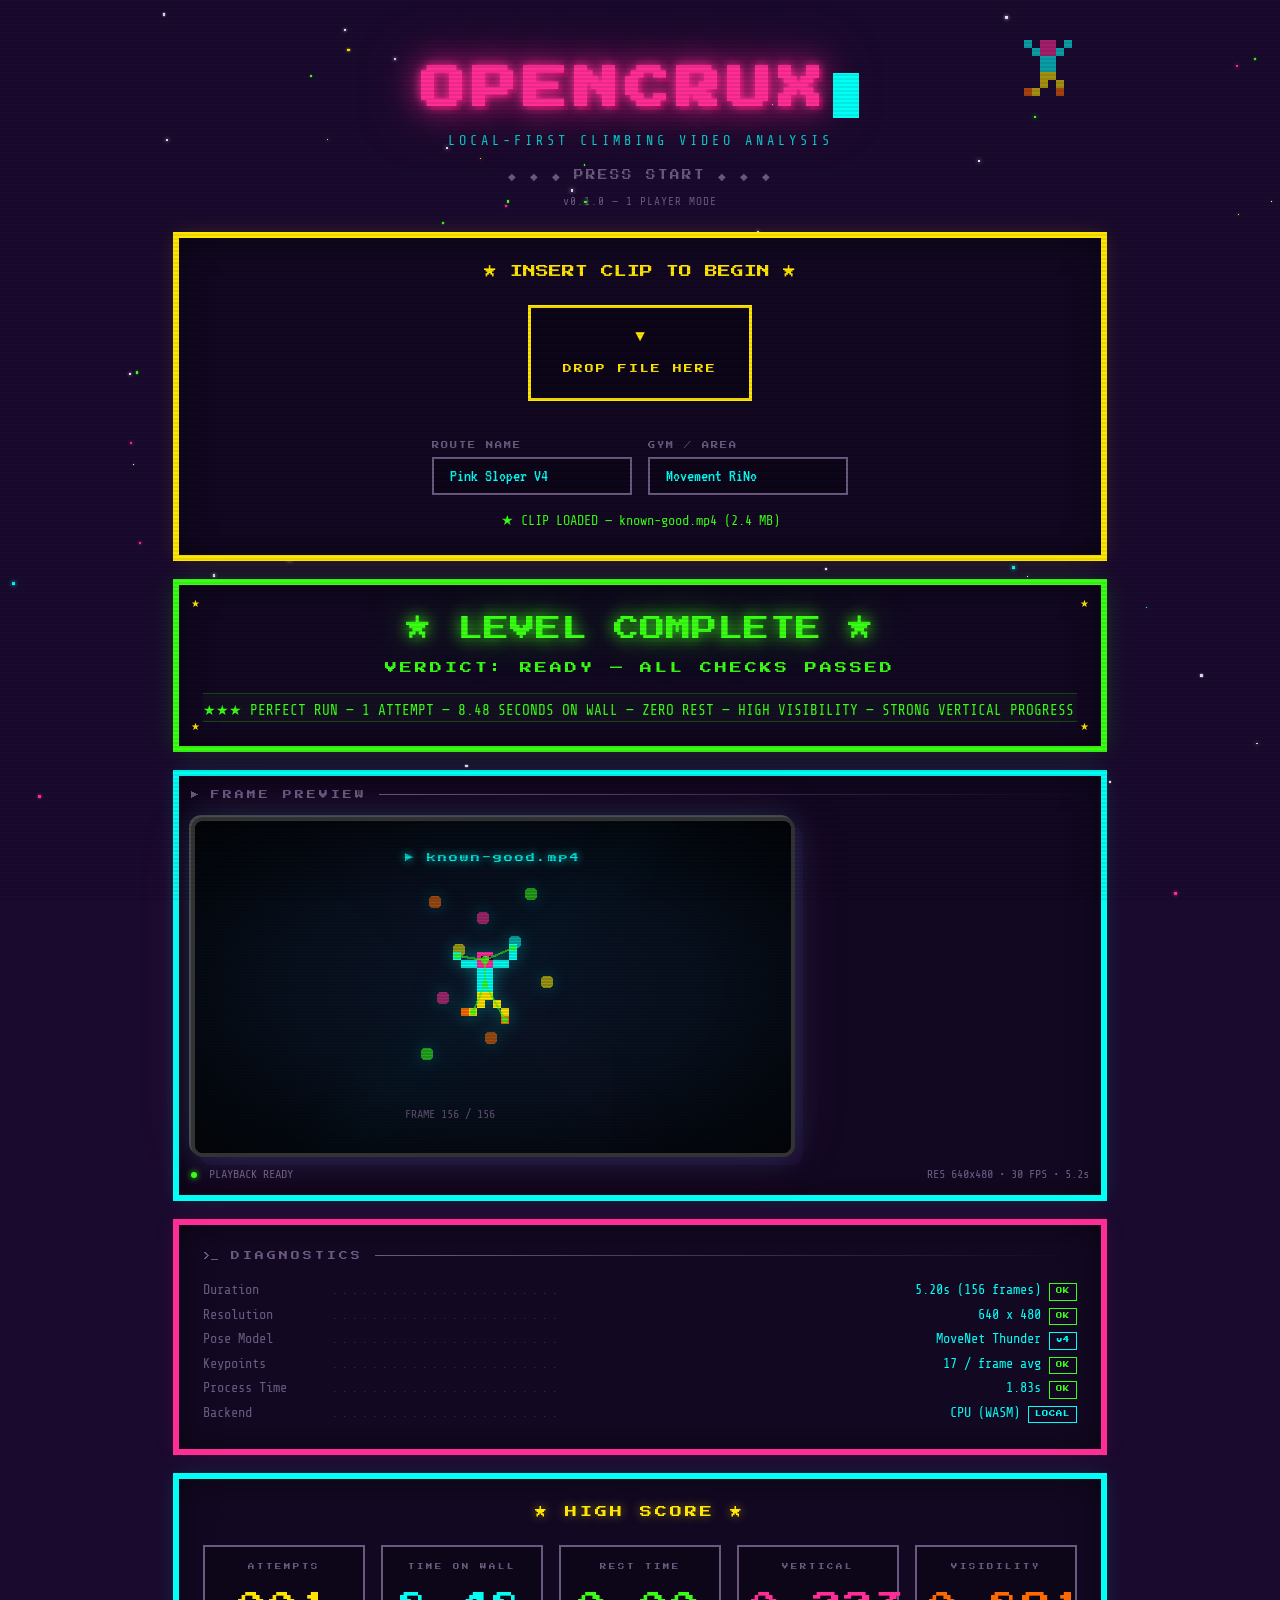
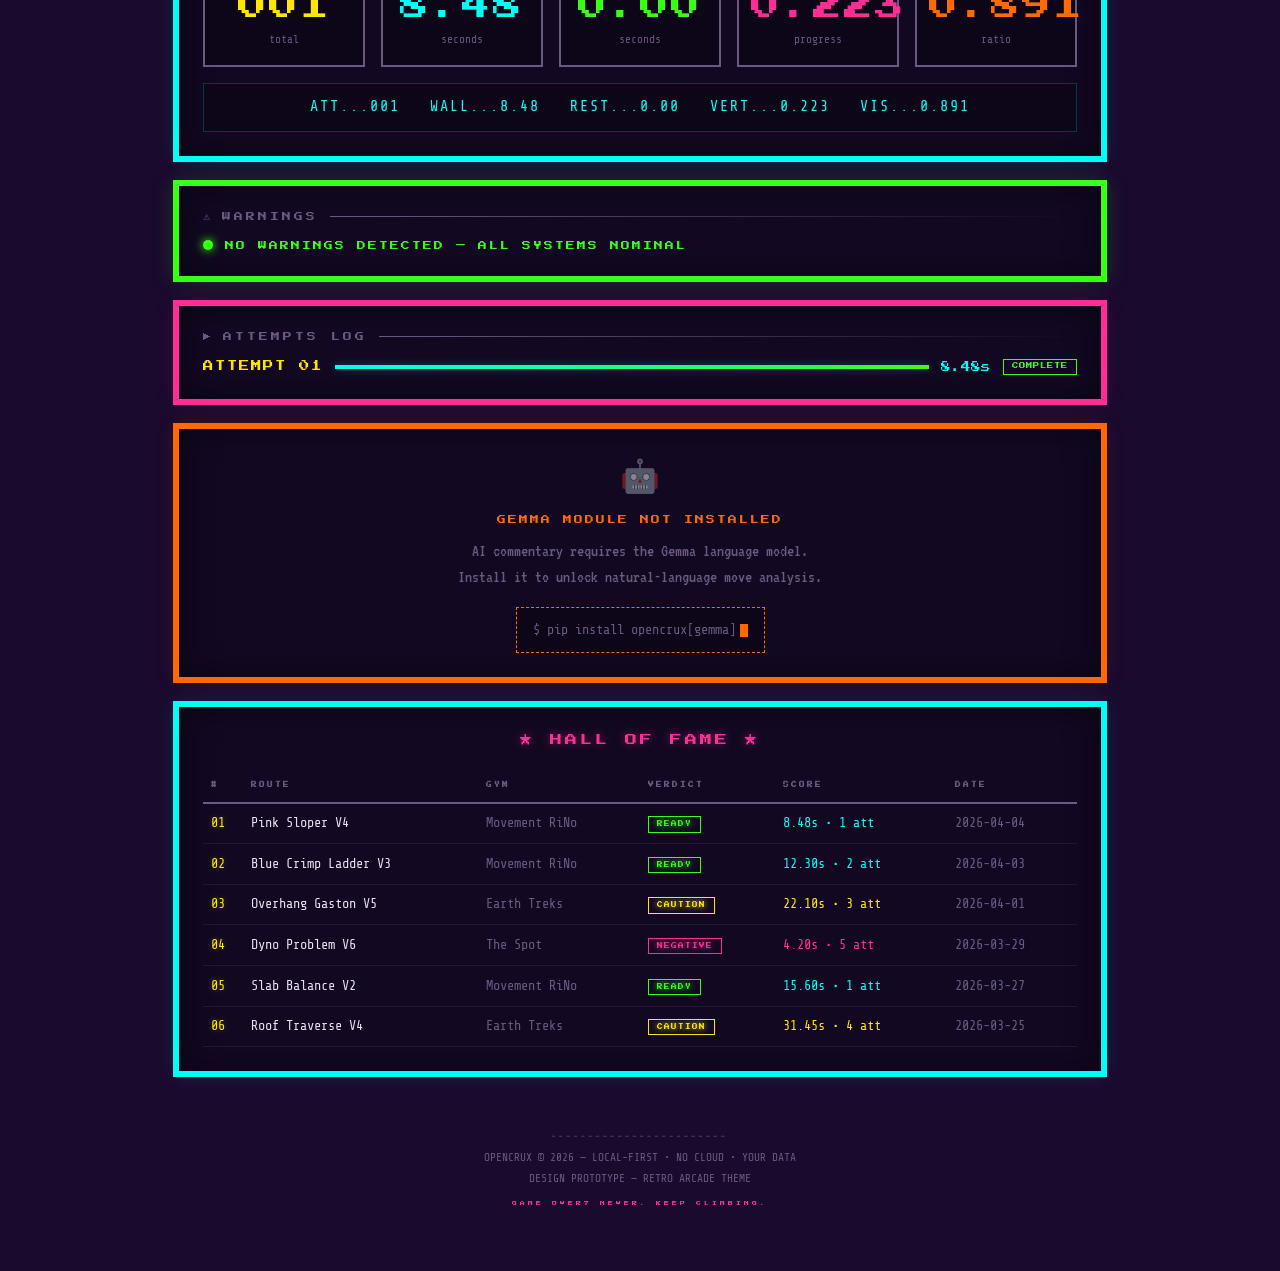
<file: prototypes/retro-arcade.html>
<!DOCTYPE html>
<html lang="en">
<head>
<meta charset="UTF-8">
<meta name="viewport" content="width=device-width, initial-scale=1.0">
<title>OPENCRUX — Retro Arcade Climbing Analysis</title>
<link rel="preconnect" href="https://fonts.googleapis.com">
<link rel="preconnect" href="https://fonts.gstatic.com" crossorigin>
<link href="https://fonts.googleapis.com/css2?family=Press+Start+2P&family=Share+Tech+Mono&family=VT323&display=swap" rel="stylesheet">
<style>
/* ═══════════════════════════════════════════════
   RESET & BASE
   ═══════════════════════════════════════════════ */
*, *::before, *::after { box-sizing: border-box; margin: 0; padding: 0; }

:root {
  --bg-deep: #1a0a2e;
  --bg-panel: #120822;
  --bg-inset: #0d0518;
  --magenta: #ff2d95;
  --cyan: #00fff5;
  --lime: #39ff14;
  --yellow: #ffe600;
  --orange: #ff6a00;
  --white: #e8e0f0;
  --dim: #6b5a80;
  --pixel-border: #ff2d95;
  --font-pixel: 'Press Start 2P', monospace;
  --font-retro: 'VT323', monospace;
  --font-mono: 'Share Tech Mono', monospace;
}

html { font-size: 16px; scroll-behavior: smooth; }

body {
  font-family: var(--font-retro);
  background: var(--bg-deep);
  color: var(--white);
  min-height: 100vh;
  overflow-x: hidden;
  line-height: 1.5;
  font-size: 1.25rem;
}

/* Scanline overlay on entire page */
body::after {
  content: '';
  position: fixed;
  inset: 0;
  pointer-events: none;
  z-index: 9999;
  background: repeating-linear-gradient(
    to bottom,
    transparent 0px,
    transparent 2px,
    rgba(0, 0, 0, 0.08) 2px,
    rgba(0, 0, 0, 0.08) 4px
  );
}

/* Subtle screen flicker */
@keyframes flicker {
  0%, 100% { opacity: 1; }
  92% { opacity: 1; }
  93% { opacity: 0.96; }
  94% { opacity: 1; }
  97% { opacity: 0.98; }
  98% { opacity: 1; }
}
body { animation: flicker 8s infinite; }

/* ═══════════════════════════════════════════════
   PIXEL BORDER UTILITY
   ═══════════════════════════════════════════════ */
.pixel-box {
  background: var(--bg-panel);
  border: 3px solid var(--pixel-border);
  box-shadow:
    /* outer pixel border */
    3px 3px 0 0 var(--pixel-border),
    -3px -3px 0 0 var(--pixel-border),
    3px -3px 0 0 var(--pixel-border),
    -3px 3px 0 0 var(--pixel-border),
    /* glow */
    0 0 20px rgba(255, 45, 149, 0.15),
    inset 0 0 30px rgba(0, 0, 0, 0.5);
  padding: 1.5rem;
  margin-bottom: 1.5rem;
}

.pixel-box--cyan {
  border-color: var(--cyan);
  box-shadow:
    3px 3px 0 0 var(--cyan),
    -3px -3px 0 0 var(--cyan),
    3px -3px 0 0 var(--cyan),
    -3px 3px 0 0 var(--cyan),
    0 0 20px rgba(0, 255, 245, 0.15),
    inset 0 0 30px rgba(0, 0, 0, 0.5);
}

.pixel-box--lime {
  border-color: var(--lime);
  box-shadow:
    3px 3px 0 0 var(--lime),
    -3px -3px 0 0 var(--lime),
    3px -3px 0 0 var(--lime),
    -3px 3px 0 0 var(--lime),
    0 0 25px rgba(57, 255, 20, 0.2),
    inset 0 0 30px rgba(0, 0, 0, 0.5);
}

.pixel-box--yellow {
  border-color: var(--yellow);
  box-shadow:
    3px 3px 0 0 var(--yellow),
    -3px -3px 0 0 var(--yellow),
    3px -3px 0 0 var(--yellow),
    -3px 3px 0 0 var(--yellow),
    0 0 20px rgba(255, 230, 0, 0.15),
    inset 0 0 30px rgba(0, 0, 0, 0.5);
}

.pixel-box--orange {
  border-color: var(--orange);
  box-shadow:
    3px 3px 0 0 var(--orange),
    -3px -3px 0 0 var(--orange),
    3px -3px 0 0 var(--orange),
    -3px 3px 0 0 var(--orange),
    0 0 20px rgba(255, 106, 0, 0.15),
    inset 0 0 30px rgba(0, 0, 0, 0.5);
}

/* ═══════════════════════════════════════════════
   TYPOGRAPHY
   ═══════════════════════════════════════════════ */
.heading-pixel {
  font-family: var(--font-pixel);
  text-transform: uppercase;
  letter-spacing: 2px;
}

.text-retro {
  font-family: var(--font-retro);
}

.text-mono {
  font-family: var(--font-mono);
}

.color-magenta { color: var(--magenta); }
.color-cyan { color: var(--cyan); }
.color-lime { color: var(--lime); }
.color-yellow { color: var(--yellow); }
.color-orange { color: var(--orange); }
.color-dim { color: var(--dim); }

/* ═══════════════════════════════════════════════
   ANIMATIONS
   ═══════════════════════════════════════════════ */
@keyframes blink {
  0%, 49% { opacity: 1; }
  50%, 100% { opacity: 0; }
}

@keyframes blink-soft {
  0%, 100% { opacity: 1; }
  50% { opacity: 0.3; }
}

@keyframes glow-pulse {
  0%, 100% { text-shadow: 0 0 10px currentColor, 0 0 20px currentColor; }
  50% { text-shadow: 0 0 20px currentColor, 0 0 40px currentColor, 0 0 60px currentColor; }
}

@keyframes scroll-left {
  0% { transform: translateX(100%); }
  100% { transform: translateX(-100%); }
}

@keyframes type-cursor {
  0%, 49% { border-right-color: var(--cyan); }
  50%, 100% { border-right-color: transparent; }
}

@keyframes star-twinkle {
  0%, 100% { opacity: 0.3; transform: scale(0.8); }
  50% { opacity: 1; transform: scale(1.2); }
}

@keyframes float-up {
  0% { transform: translateY(0); opacity: 1; }
  100% { transform: translateY(-20px); opacity: 0; }
}

@keyframes coin-insert {
  0% { transform: translateY(-10px); opacity: 0; }
  50% { transform: translateY(2px); opacity: 1; }
  100% { transform: translateY(0); opacity: 1; }
}

/* ═══════════════════════════════════════════════
   LAYOUT
   ═══════════════════════════════════════════════ */
.container {
  max-width: 960px;
  margin: 0 auto;
  padding: 1rem;
}

/* ═══════════════════════════════════════════════
   STAR FIELD BACKGROUND
   ═══════════════════════════════════════════════ */
.starfield {
  position: fixed;
  inset: 0;
  pointer-events: none;
  z-index: 0;
  overflow: hidden;
}
.starfield .star {
  position: absolute;
  width: 2px;
  height: 2px;
  background: var(--white);
  animation: star-twinkle 3s infinite;
}

/* ═══════════════════════════════════════════════
   1. HEADER
   ═══════════════════════════════════════════════ */
.header {
  text-align: center;
  padding: 2.5rem 1rem 1.5rem;
  position: relative;
}

.header__title {
  font-family: var(--font-pixel);
  font-size: clamp(1.5rem, 5vw, 2.8rem);
  color: var(--magenta);
  text-shadow:
    0 0 10px var(--magenta),
    0 0 30px var(--magenta),
    0 0 60px rgba(255, 45, 149, 0.5),
    4px 4px 0 #4a0030;
  letter-spacing: 6px;
  margin-bottom: 0.5rem;
}

.header__cursor {
  display: inline-block;
  width: 0.6em;
  height: 1em;
  background: var(--cyan);
  vertical-align: middle;
  margin-left: 4px;
  animation: blink 1s step-end infinite;
}

.header__subtitle {
  font-family: var(--font-mono);
  font-size: clamp(0.65rem, 1.8vw, 0.85rem);
  color: var(--cyan);
  letter-spacing: 4px;
  text-transform: uppercase;
  opacity: 0.8;
}

.header__decoration {
  margin-top: 1rem;
  font-family: var(--font-pixel);
  font-size: 0.6rem;
  color: var(--dim);
  letter-spacing: 2px;
}

/* Pixel climbing figure */
.header__climber {
  position: absolute;
  top: 1.5rem;
  right: 2rem;
  opacity: 0.6;
}

/* Credit line */
.header__credit {
  margin-top: 0.75rem;
  font-family: var(--font-mono);
  font-size: 0.7rem;
  color: var(--dim);
  letter-spacing: 1px;
}

/* ═══════════════════════════════════════════════
   2. UPLOAD / INSERT CLIP
   ═══════════════════════════════════════════════ */
.upload-section {
  text-align: center;
}

.upload-section .section-label {
  font-family: var(--font-pixel);
  font-size: clamp(0.6rem, 1.5vw, 0.8rem);
  color: var(--yellow);
  margin-bottom: 1.5rem;
  animation: glow-pulse 3s infinite;
}

.coin-slot {
  display: inline-block;
  position: relative;
  background: var(--bg-inset);
  border: 3px solid var(--yellow);
  padding: 1rem 2rem;
  cursor: pointer;
  transition: all 0.2s;
  margin-bottom: 1.5rem;
}
.coin-slot::before {
  content: '▼';
  display: block;
  font-size: 1rem;
  color: var(--yellow);
  animation: blink-soft 1.5s infinite;
  margin-bottom: 0.25rem;
}
.coin-slot__label {
  font-family: var(--font-pixel);
  font-size: 0.55rem;
  color: var(--yellow);
  letter-spacing: 2px;
}
.coin-slot:hover {
  background: rgba(255, 230, 0, 0.1);
  box-shadow: 0 0 30px rgba(255, 230, 0, 0.3);
}

.upload-inputs {
  display: flex;
  gap: 1rem;
  justify-content: center;
  flex-wrap: wrap;
  margin-top: 1rem;
}

.retro-input {
  background: var(--bg-inset);
  border: 2px solid var(--dim);
  color: var(--cyan);
  font-family: var(--font-retro);
  font-size: 1.1rem;
  padding: 0.5rem 1rem;
  outline: none;
  width: 200px;
  transition: border-color 0.2s;
}
.retro-input::placeholder { color: var(--dim); }
.retro-input:focus { border-color: var(--cyan); box-shadow: 0 0 10px rgba(0, 255, 245, 0.2); }

.retro-input-label {
  font-family: var(--font-pixel);
  font-size: 0.45rem;
  color: var(--dim);
  letter-spacing: 2px;
  margin-bottom: 0.3rem;
  text-align: left;
}

.upload-input-group { display: flex; flex-direction: column; }

/* File loaded indicator */
.file-loaded {
  margin-top: 1rem;
  font-family: var(--font-mono);
  font-size: 0.85rem;
  color: var(--lime);
}
.file-loaded__icon {
  display: inline-block;
  animation: coin-insert 0.6s ease-out;
}

/* ═══════════════════════════════════════════════
   3. VERDICT — LEVEL COMPLETE
   ═══════════════════════════════════════════════ */
.verdict {
  text-align: center;
  position: relative;
  overflow: hidden;
}

.verdict__stars {
  font-family: var(--font-pixel);
  font-size: clamp(1rem, 3vw, 1.6rem);
  color: var(--lime);
  text-shadow: 0 0 15px var(--lime), 0 0 40px rgba(57, 255, 20, 0.5);
  margin-bottom: 0.75rem;
  animation: glow-pulse 2s infinite;
}

.verdict__main {
  font-family: var(--font-pixel);
  font-size: clamp(0.5rem, 1.5vw, 0.75rem);
  color: var(--lime);
  letter-spacing: 3px;
  margin-bottom: 1rem;
}

.verdict__scroll-track {
  overflow: hidden;
  white-space: nowrap;
  height: 1.8rem;
  border-top: 1px solid rgba(57, 255, 20, 0.2);
  border-bottom: 1px solid rgba(57, 255, 20, 0.2);
  background: rgba(57, 255, 20, 0.03);
}

.verdict__scroll-text {
  display: inline-block;
  font-family: var(--font-mono);
  font-size: 0.9rem;
  color: var(--lime);
  animation: scroll-left 12s linear infinite;
  padding-top: 0.3rem;
}

/* Decorative corner stars */
.verdict__corner {
  position: absolute;
  font-size: 0.6rem;
  color: var(--yellow);
  animation: star-twinkle 2s infinite;
}
.verdict__corner--tl { top: 0.75rem; left: 0.75rem; }
.verdict__corner--tr { top: 0.75rem; right: 0.75rem; }
.verdict__corner--bl { bottom: 0.75rem; left: 0.75rem; }
.verdict__corner--br { bottom: 0.75rem; right: 0.75rem; }

/* ═══════════════════════════════════════════════
   4. FRAME PREVIEW — CRT MONITOR
   ═══════════════════════════════════════════════ */
.crt-monitor {
  position: relative;
  background: #000;
  border: 4px solid #333;
  border-radius: 12px;
  overflow: hidden;
  aspect-ratio: 16/9;
  max-height: 340px;
  box-shadow:
    0 0 30px rgba(0, 255, 245, 0.15),
    0 0 60px rgba(255, 45, 149, 0.1),
    inset 0 0 80px rgba(0, 255, 245, 0.05),
    8px 8px 0 #1a0a2e,
    -2px -2px 0 #444;
}

/* CRT scanlines */
.crt-monitor::after {
  content: '';
  position: absolute;
  inset: 0;
  pointer-events: none;
  background: repeating-linear-gradient(
    to bottom,
    transparent 0px,
    transparent 1px,
    rgba(0, 0, 0, 0.15) 1px,
    rgba(0, 0, 0, 0.15) 3px
  );
  z-index: 2;
}

/* CRT vignette */
.crt-monitor::before {
  content: '';
  position: absolute;
  inset: 0;
  background: radial-gradient(ellipse at center, transparent 50%, rgba(0, 0, 0, 0.6) 100%);
  z-index: 3;
  pointer-events: none;
}

.crt-screen {
  width: 100%;
  height: 100%;
  display: flex;
  flex-direction: column;
  align-items: center;
  justify-content: center;
  background:
    radial-gradient(ellipse at center, #0a1628 0%, #050a14 100%);
  padding: 2rem;
  position: relative;
}

/* Simulated climbing frame content */
.crt-screen__wall {
  position: absolute;
  inset: 0;
  opacity: 0.15;
  background:
    linear-gradient(135deg, transparent 40%, rgba(0, 255, 245, 0.1) 50%, transparent 60%),
    linear-gradient(45deg, transparent 40%, rgba(255, 45, 149, 0.08) 50%, transparent 60%);
}

.crt-screen__figure {
  position: relative;
  z-index: 1;
}

.crt-screen__filename {
  font-family: var(--font-pixel);
  font-size: clamp(0.4rem, 1vw, 0.55rem);
  color: var(--cyan);
  letter-spacing: 2px;
  margin-bottom: 1rem;
  text-shadow: 0 0 8px var(--cyan);
}

.crt-screen__frame-count {
  font-family: var(--font-mono);
  font-size: 0.75rem;
  color: var(--dim);
  margin-top: 1rem;
}

/* CRT info bar */
.crt-info {
  display: flex;
  justify-content: space-between;
  align-items: center;
  margin-top: 0.5rem;
  font-family: var(--font-mono);
  font-size: 0.75rem;
  color: var(--dim);
}

.crt-info__dot {
  display: inline-block;
  width: 6px;
  height: 6px;
  border-radius: 50%;
  background: var(--lime);
  box-shadow: 0 0 6px var(--lime);
  animation: blink-soft 2s infinite;
  margin-right: 6px;
  vertical-align: middle;
}

/* ═══════════════════════════════════════════════
   5. DIAGNOSTICS — TERMINAL READOUT
   ═══════════════════════════════════════════════ */
.diagnostics {
  font-family: var(--font-mono);
  font-size: 0.85rem;
  line-height: 1.8;
}

.diagnostics__line {
  display: flex;
  gap: 0.5rem;
  align-items: baseline;
}

.diagnostics__label {
  color: var(--dim);
  min-width: 120px;
}

.diagnostics__value {
  color: var(--cyan);
}

.diagnostics__dots {
  flex: 1;
  overflow: hidden;
  color: var(--dim);
  opacity: 0.4;
  letter-spacing: 3px;
}

.diagnostics__status {
  font-family: var(--font-pixel);
  font-size: 0.4rem;
  padding: 2px 6px;
  letter-spacing: 1px;
}

.diagnostics__status--ok {
  color: var(--lime);
  border: 1px solid var(--lime);
}

.diagnostics__status--info {
  color: var(--cyan);
  border: 1px solid var(--cyan);
}

/* ═══════════════════════════════════════════════
   6. METRICS — ARCADE SCOREBOARD
   ═══════════════════════════════════════════════ */
.scoreboard {
  text-align: center;
}

.scoreboard__title {
  font-family: var(--font-pixel);
  font-size: clamp(0.55rem, 1.5vw, 0.75rem);
  color: var(--yellow);
  letter-spacing: 3px;
  margin-bottom: 1.5rem;
  text-shadow: 0 0 10px rgba(255, 230, 0, 0.5);
}

.scoreboard__grid {
  display: grid;
  grid-template-columns: repeat(auto-fit, minmax(150px, 1fr));
  gap: 1rem;
}

.score-item {
  background: var(--bg-inset);
  border: 2px solid var(--dim);
  padding: 1rem 0.75rem;
  text-align: center;
  transition: border-color 0.3s, box-shadow 0.3s;
}
.score-item:hover {
  border-color: var(--cyan);
  box-shadow: 0 0 15px rgba(0, 255, 245, 0.15);
}

.score-item__label {
  font-family: var(--font-pixel);
  font-size: 0.4rem;
  color: var(--dim);
  letter-spacing: 3px;
  text-transform: uppercase;
  margin-bottom: 0.75rem;
}

.score-item__value {
  font-family: var(--font-pixel);
  font-size: clamp(1rem, 3vw, 1.8rem);
  letter-spacing: 2px;
}

.score-item__unit {
  font-family: var(--font-mono);
  font-size: 0.7rem;
  color: var(--dim);
  margin-top: 0.25rem;
}

/* Score line — old school single-line readout */
.score-line {
  font-family: var(--font-mono);
  font-size: clamp(0.7rem, 2vw, 0.95rem);
  color: var(--cyan);
  letter-spacing: 2px;
  text-align: center;
  background: var(--bg-inset);
  padding: 0.75rem;
  border: 1px solid rgba(0, 255, 245, 0.2);
  margin-top: 1rem;
  overflow-x: auto;
  white-space: nowrap;
}

/* ═══════════════════════════════════════════════
   7. WARNINGS
   ═══════════════════════════════════════════════ */
.warnings {
  display: flex;
  align-items: center;
  gap: 0.75rem;
}

.warnings__dot {
  width: 10px;
  height: 10px;
  min-width: 10px;
  border-radius: 50%;
  background: var(--lime);
  box-shadow: 0 0 8px var(--lime), 0 0 16px rgba(57, 255, 20, 0.3);
  animation: blink-soft 2s infinite;
}

.warnings__text {
  font-family: var(--font-pixel);
  font-size: clamp(0.4rem, 1vw, 0.55rem);
  color: var(--lime);
  letter-spacing: 2px;
}

/* ═══════════════════════════════════════════════
   8. ATTEMPTS
   ═══════════════════════════════════════════════ */
.attempt {
  display: flex;
  align-items: center;
  gap: 0.75rem;
  flex-wrap: wrap;
}

.attempt__num {
  font-family: var(--font-pixel);
  font-size: clamp(0.5rem, 1.2vw, 0.65rem);
  color: var(--yellow);
  letter-spacing: 2px;
  white-space: nowrap;
}

.attempt__bar {
  flex: 1;
  min-width: 60px;
  height: 4px;
  background: linear-gradient(90deg, var(--cyan), var(--lime));
  box-shadow: 0 0 8px rgba(0, 255, 245, 0.3);
  position: relative;
}

.attempt__time {
  font-family: var(--font-pixel);
  font-size: clamp(0.45rem, 1vw, 0.6rem);
  color: var(--cyan);
  white-space: nowrap;
}

.attempt__badge {
  font-family: var(--font-pixel);
  font-size: 0.4rem;
  color: var(--lime);
  border: 1px solid var(--lime);
  padding: 2px 8px;
  letter-spacing: 1px;
}

/* ═══════════════════════════════════════════════
   9. AI SECTION
   ═══════════════════════════════════════════════ */
.ai-section {
  text-align: center;
}

.ai-section__icon {
  font-size: 2rem;
  margin-bottom: 0.75rem;
  opacity: 0.5;
}

.ai-section__title {
  font-family: var(--font-pixel);
  font-size: clamp(0.4rem, 1vw, 0.55rem);
  color: var(--orange);
  letter-spacing: 2px;
  margin-bottom: 0.75rem;
}

.ai-section__prompt {
  font-family: var(--font-mono);
  font-size: 0.85rem;
  color: var(--dim);
  background: var(--bg-inset);
  border: 1px dashed var(--orange);
  padding: 0.75rem 1rem;
  display: inline-block;
}

.ai-section__prompt-cursor {
  display: inline-block;
  width: 8px;
  height: 1em;
  background: var(--orange);
  vertical-align: middle;
  margin-left: 4px;
  animation: blink 1s step-end infinite;
}

/* ═══════════════════════════════════════════════
   10. HISTORY — HIGH SCORE TABLE
   ═══════════════════════════════════════════════ */
.history__title {
  font-family: var(--font-pixel);
  font-size: clamp(0.55rem, 1.5vw, 0.75rem);
  color: var(--magenta);
  letter-spacing: 3px;
  text-align: center;
  margin-bottom: 1.5rem;
  text-shadow: 0 0 10px rgba(255, 45, 149, 0.5);
}

.history-table {
  width: 100%;
  border-collapse: collapse;
}

.history-table th {
  font-family: var(--font-pixel);
  font-size: 0.35rem;
  color: var(--dim);
  letter-spacing: 2px;
  text-transform: uppercase;
  text-align: left;
  padding: 0.5rem 0.5rem 0.75rem;
  border-bottom: 2px solid var(--dim);
}

.history-table td {
  font-family: var(--font-mono);
  font-size: 0.85rem;
  padding: 0.6rem 0.5rem;
  border-bottom: 1px solid rgba(107, 90, 128, 0.2);
  vertical-align: middle;
}

.history-table tr:hover td {
  background: rgba(255, 45, 149, 0.05);
}

.history__rank {
  font-family: var(--font-pixel);
  font-size: 0.5rem;
  color: var(--yellow);
  text-shadow: 0 0 6px rgba(255, 230, 0, 0.3);
  width: 40px;
}

.history__name {
  color: var(--white);
  max-width: 200px;
  overflow: hidden;
  text-overflow: ellipsis;
  white-space: nowrap;
}

.history__gym {
  color: var(--dim);
  font-size: 0.75rem;
}

.history__verdict {
  font-family: var(--font-pixel);
  font-size: 0.35rem;
  letter-spacing: 1px;
  padding: 3px 8px;
  display: inline-block;
  white-space: nowrap;
}

.history__verdict--ready {
  color: var(--lime);
  border: 1px solid var(--lime);
  text-shadow: 0 0 6px var(--lime);
}

.history__verdict--caution {
  color: var(--yellow);
  border: 1px solid var(--yellow);
  text-shadow: 0 0 6px var(--yellow);
}

.history__verdict--negative {
  color: var(--magenta);
  border: 1px solid var(--magenta);
  text-shadow: 0 0 6px var(--magenta);
}

.history__date {
  color: var(--dim);
  font-size: 0.75rem;
}

/* ═══════════════════════════════════════════════
   SECTION LABELS
   ═══════════════════════════════════════════════ */
.section-header {
  display: flex;
  align-items: center;
  gap: 0.75rem;
  margin-bottom: 1rem;
}

.section-header__icon {
  font-family: var(--font-pixel);
  font-size: 0.5rem;
  color: var(--dim);
}

.section-header__text {
  font-family: var(--font-pixel);
  font-size: clamp(0.4rem, 1vw, 0.55rem);
  color: var(--dim);
  letter-spacing: 3px;
  text-transform: uppercase;
}

.section-header__line {
  flex: 1;
  height: 1px;
  background: linear-gradient(90deg, var(--dim), transparent);
}

/* ═══════════════════════════════════════════════
   FOOTER
   ═══════════════════════════════════════════════ */
.footer {
  text-align: center;
  padding: 2rem 1rem 3rem;
  font-family: var(--font-mono);
  font-size: 0.7rem;
  color: var(--dim);
}

.footer__pixel-line {
  font-family: var(--font-pixel);
  font-size: 0.35rem;
  letter-spacing: 4px;
  margin-bottom: 0.75rem;
  color: var(--dim);
  opacity: 0.5;
}

/* ═══════════════════════════════════════════════
   RESPONSIVE
   ═══════════════════════════════════════════════ */
@media (max-width: 768px) {
  .container { padding: 0.75rem; }
  .pixel-box { padding: 1rem; }
  .scoreboard__grid { grid-template-columns: repeat(auto-fit, minmax(120px, 1fr)); gap: 0.75rem; }
  .score-item { padding: 0.75rem 0.5rem; }
  .history-table { font-size: 0.75rem; }
  .history-table th { font-size: 0.3rem; }
  .history__gym { display: none; }
  .header__climber { display: none; }
  .upload-inputs { flex-direction: column; align-items: center; }
}

@media (max-width: 480px) {
  .container { padding: 0.5rem; }
  .pixel-box { padding: 0.75rem; margin-bottom: 1rem; }
  .header { padding: 1.5rem 0.5rem 1rem; }
  .scoreboard__grid { grid-template-columns: 1fr 1fr; }
  .history-table td { padding: 0.4rem 0.25rem; font-size: 0.75rem; }
  .history-table th { font-size: 0.28rem; padding: 0.4rem 0.25rem 0.5rem; }
  .diagnostics { font-size: 0.75rem; }
  .diagnostics__label { min-width: 80px; }
  .attempt { gap: 0.5rem; }
  .crt-monitor { border-radius: 8px; }
}

/* ═══════════════════════════════════════════════
   SCROLLBAR STYLING
   ═══════════════════════════════════════════════ */
::-webkit-scrollbar { width: 6px; height: 6px; }
::-webkit-scrollbar-track { background: var(--bg-deep); }
::-webkit-scrollbar-thumb { background: var(--dim); border-radius: 0; }
::-webkit-scrollbar-thumb:hover { background: var(--magenta); }

/* Selection */
::selection { background: var(--magenta); color: var(--bg-deep); }
</style>
</head>
<body>

<!-- Star field -->
<div class="starfield" id="starfield"></div>

<div class="container" style="position:relative; z-index:1;">

  <!-- ═══════════════════════════════════════════
       1. HEADER
       ═══════════════════════════════════════════ -->
  <header class="header">
    <!-- 8-bit climber SVG -->
    <div class="header__climber">
      <svg width="48" height="64" viewBox="0 0 12 16" shape-rendering="crispEdges" fill="none">
        <!-- head -->
        <rect x="4" y="0" width="4" height="4" fill="#ff2d95"/>
        <!-- body -->
        <rect x="4" y="4" width="4" height="4" fill="#00fff5"/>
        <!-- left arm (reaching up) -->
        <rect x="2" y="2" width="2" height="2" fill="#00fff5"/>
        <rect x="0" y="0" width="2" height="2" fill="#00fff5"/>
        <!-- right arm (reaching up-right) -->
        <rect x="8" y="2" width="2" height="2" fill="#00fff5"/>
        <rect x="10" y="0" width="2" height="2" fill="#00fff5"/>
        <!-- left leg -->
        <rect x="4" y="8" width="2" height="4" fill="#ffe600"/>
        <rect x="2" y="12" width="2" height="2" fill="#ffe600"/>
        <!-- right leg -->
        <rect x="6" y="8" width="2" height="2" fill="#ffe600"/>
        <rect x="8" y="10" width="2" height="2" fill="#ffe600"/>
        <!-- shoes -->
        <rect x="0" y="12" width="2" height="2" fill="#ff6a00"/>
        <rect x="8" y="12" width="2" height="2" fill="#ff6a00"/>
      </svg>
    </div>

    <h1 class="header__title">
      OPENCRUX<span class="header__cursor"></span>
    </h1>
    <p class="header__subtitle">Local-First Climbing Video Analysis</p>
    <div class="header__decoration">
      &#9670; &#9670; &#9670; PRESS START &#9670; &#9670; &#9670;
    </div>
    <div class="header__credit">v0.1.0 &mdash; 1 PLAYER MODE</div>
  </header>

  <!-- ═══════════════════════════════════════════
       2. UPLOAD — INSERT CLIP
       ═══════════════════════════════════════════ -->
  <section class="pixel-box pixel-box--yellow upload-section">
    <div class="section-label">&#9733; INSERT CLIP TO BEGIN &#9733;</div>

    <div class="coin-slot">
      <span class="coin-slot__label">DROP FILE HERE</span>
    </div>

    <div class="upload-inputs">
      <div class="upload-input-group">
        <div class="retro-input-label">ROUTE NAME</div>
        <input type="text" class="retro-input" value="Pink Sloper V4" readonly>
      </div>
      <div class="upload-input-group">
        <div class="retro-input-label">GYM / AREA</div>
        <input type="text" class="retro-input" value="Movement RiNo" readonly>
      </div>
    </div>

    <div class="file-loaded">
      <span class="file-loaded__icon">&#9733;</span>
      CLIP LOADED &mdash; known-good.mp4 (2.4 MB)
    </div>
  </section>

  <!-- ═══════════════════════════════════════════
       3. VERDICT — LEVEL COMPLETE
       ═══════════════════════════════════════════ -->
  <section class="pixel-box pixel-box--lime verdict">
    <span class="verdict__corner verdict__corner--tl">&#9733;</span>
    <span class="verdict__corner verdict__corner--tr">&#9733;</span>
    <span class="verdict__corner verdict__corner--bl">&#9733;</span>
    <span class="verdict__corner verdict__corner--br">&#9733;</span>

    <div class="verdict__stars">&#9733; LEVEL COMPLETE &#9733;</div>
    <div class="verdict__main">VERDICT: READY &mdash; ALL CHECKS PASSED</div>

    <div class="verdict__scroll-track">
      <span class="verdict__scroll-text">
        &#9733;&#9733;&#9733; PERFECT RUN &mdash; 1 ATTEMPT &mdash; 8.48 SECONDS ON WALL &mdash; ZERO REST &mdash; HIGH VISIBILITY &mdash; STRONG VERTICAL PROGRESS &mdash; ANALYSIS COMPLETE &#9733;&#9733;&#9733;
      </span>
    </div>
  </section>

  <!-- ═══════════════════════════════════════════
       4. FRAME PREVIEW — CRT MONITOR
       ═══════════════════════════════════════════ -->
  <section class="pixel-box pixel-box--cyan" style="padding:0.75rem;">
    <div class="section-header">
      <span class="section-header__icon">&#9654;</span>
      <span class="section-header__text">Frame Preview</span>
      <span class="section-header__line"></span>
    </div>

    <div class="crt-monitor">
      <div class="crt-screen">
        <div class="crt-screen__wall"></div>
        <div class="crt-screen__figure">
          <div class="crt-screen__filename">&#9654; known-good.mp4</div>

          <!-- Large pixel climber on the wall -->
          <svg width="160" height="200" viewBox="0 0 40 50" shape-rendering="crispEdges" fill="none" style="filter: drop-shadow(0 0 8px rgba(0,255,245,0.4));">
            <!-- Wall holds (dots) -->
            <rect x="6" y="4" width="3" height="3" rx="1" fill="#ff6a00" opacity="0.6"/>
            <rect x="18" y="8" width="3" height="3" rx="1" fill="#ff2d95" opacity="0.6"/>
            <rect x="30" y="2" width="3" height="3" rx="1" fill="#39ff14" opacity="0.6"/>
            <rect x="12" y="16" width="3" height="3" rx="1" fill="#ffe600" opacity="0.6"/>
            <rect x="26" y="14" width="3" height="3" rx="1" fill="#00fff5" opacity="0.6"/>
            <rect x="8" y="28" width="3" height="3" rx="1" fill="#ff2d95" opacity="0.6"/>
            <rect x="34" y="24" width="3" height="3" rx="1" fill="#ffe600" opacity="0.6"/>
            <rect x="20" y="38" width="3" height="3" rx="1" fill="#ff6a00" opacity="0.6"/>
            <rect x="4" y="42" width="3" height="3" rx="1" fill="#39ff14" opacity="0.6"/>

            <!-- Climber figure (mid-climb pose) -->
            <!-- head -->
            <rect x="18" y="18" width="4" height="4" fill="#ff2d95"/>
            <rect x="19" y="19" width="1" height="1" fill="#1a0a2e"/>
            <rect x="21" y="19" width="1" height="1" fill="#1a0a2e"/>
            <!-- body -->
            <rect x="18" y="22" width="4" height="6" fill="#00fff5"/>
            <!-- left arm reaching to hold -->
            <rect x="14" y="20" width="4" height="2" fill="#00fff5"/>
            <rect x="12" y="18" width="2" height="2" fill="#00fff5"/>
            <!-- right arm up -->
            <rect x="22" y="20" width="4" height="2" fill="#00fff5"/>
            <rect x="26" y="16" width="2" height="4" fill="#00fff5"/>
            <!-- left leg -->
            <rect x="18" y="28" width="2" height="4" fill="#ffe600"/>
            <rect x="16" y="32" width="2" height="2" fill="#ffe600"/>
            <!-- right leg (flagging) -->
            <rect x="20" y="28" width="2" height="2" fill="#ffe600"/>
            <rect x="22" y="30" width="2" height="2" fill="#ffe600"/>
            <rect x="24" y="32" width="2" height="2" fill="#ffe600"/>
            <!-- shoes -->
            <rect x="14" y="32" width="2" height="2" fill="#ff6a00"/>
            <rect x="24" y="34" width="2" height="2" fill="#ff6a00"/>

            <!-- Pose skeleton overlay lines -->
            <line x1="20" y1="20" x2="13" y2="19" stroke="#39ff14" stroke-width="0.5" opacity="0.6"/>
            <line x1="20" y1="20" x2="27" y2="17" stroke="#39ff14" stroke-width="0.5" opacity="0.6"/>
            <line x1="20" y1="26" x2="17" y2="33" stroke="#39ff14" stroke-width="0.5" opacity="0.6"/>
            <line x1="20" y1="26" x2="25" y2="35" stroke="#39ff14" stroke-width="0.5" opacity="0.6"/>
            <line x1="20" y1="20" x2="20" y2="26" stroke="#39ff14" stroke-width="0.5" opacity="0.6"/>
            <!-- joint dots -->
            <circle cx="20" cy="20" r="1" fill="#39ff14" opacity="0.8"/>
            <circle cx="13" cy="19" r="0.8" fill="#39ff14" opacity="0.8"/>
            <circle cx="27" cy="17" r="0.8" fill="#39ff14" opacity="0.8"/>
            <circle cx="17" cy="33" r="0.8" fill="#39ff14" opacity="0.8"/>
            <circle cx="25" cy="35" r="0.8" fill="#39ff14" opacity="0.8"/>
            <circle cx="20" cy="26" r="0.8" fill="#39ff14" opacity="0.8"/>
          </svg>

          <div class="crt-screen__frame-count">FRAME 156 / 156</div>
        </div>
      </div>
    </div>

    <div class="crt-info">
      <span><span class="crt-info__dot"></span> PLAYBACK READY</span>
      <span>RES 640x480 &bull; 30 FPS &bull; 5.2s</span>
    </div>
  </section>

  <!-- ═══════════════════════════════════════════
       5. DIAGNOSTICS — TERMINAL READOUT
       ═══════════════════════════════════════════ -->
  <section class="pixel-box">
    <div class="section-header">
      <span class="section-header__icon">&gt;_</span>
      <span class="section-header__text">Diagnostics</span>
      <span class="section-header__line"></span>
    </div>

    <div class="diagnostics">
      <div class="diagnostics__line">
        <span class="diagnostics__label">Duration</span>
        <span class="diagnostics__dots">.......................</span>
        <span class="diagnostics__value">5.20s (156 frames)</span>
        <span class="diagnostics__status diagnostics__status--ok">OK</span>
      </div>
      <div class="diagnostics__line">
        <span class="diagnostics__label">Resolution</span>
        <span class="diagnostics__dots">.......................</span>
        <span class="diagnostics__value">640 x 480</span>
        <span class="diagnostics__status diagnostics__status--ok">OK</span>
      </div>
      <div class="diagnostics__line">
        <span class="diagnostics__label">Pose Model</span>
        <span class="diagnostics__dots">.......................</span>
        <span class="diagnostics__value">MoveNet Thunder</span>
        <span class="diagnostics__status diagnostics__status--info">v4</span>
      </div>
      <div class="diagnostics__line">
        <span class="diagnostics__label">Keypoints</span>
        <span class="diagnostics__dots">.......................</span>
        <span class="diagnostics__value">17 / frame avg</span>
        <span class="diagnostics__status diagnostics__status--ok">OK</span>
      </div>
      <div class="diagnostics__line">
        <span class="diagnostics__label">Process Time</span>
        <span class="diagnostics__dots">.......................</span>
        <span class="diagnostics__value">1.83s</span>
        <span class="diagnostics__status diagnostics__status--ok">OK</span>
      </div>
      <div class="diagnostics__line">
        <span class="diagnostics__label">Backend</span>
        <span class="diagnostics__dots">.......................</span>
        <span class="diagnostics__value">CPU (WASM)</span>
        <span class="diagnostics__status diagnostics__status--info">LOCAL</span>
      </div>
    </div>
  </section>

  <!-- ═══════════════════════════════════════════
       6. METRICS — ARCADE SCOREBOARD
       ═══════════════════════════════════════════ -->
  <section class="pixel-box pixel-box--cyan scoreboard">
    <div class="scoreboard__title">&#9733; HIGH SCORE &#9733;</div>

    <div class="scoreboard__grid">
      <div class="score-item">
        <div class="score-item__label">Attempts</div>
        <div class="score-item__value color-yellow">001</div>
        <div class="score-item__unit">total</div>
      </div>
      <div class="score-item">
        <div class="score-item__label">Time on Wall</div>
        <div class="score-item__value color-cyan">8.48</div>
        <div class="score-item__unit">seconds</div>
      </div>
      <div class="score-item">
        <div class="score-item__label">Rest Time</div>
        <div class="score-item__value color-lime">0.00</div>
        <div class="score-item__unit">seconds</div>
      </div>
      <div class="score-item">
        <div class="score-item__label">Vertical</div>
        <div class="score-item__value color-magenta">0.223</div>
        <div class="score-item__unit">progress</div>
      </div>
      <div class="score-item">
        <div class="score-item__label">Visibility</div>
        <div class="score-item__value color-orange">0.891</div>
        <div class="score-item__unit">ratio</div>
      </div>
    </div>

    <div class="score-line">
      ATT...001 &nbsp; WALL...8.48 &nbsp; REST...0.00 &nbsp; VERT...0.223 &nbsp; VIS...0.891
    </div>
  </section>

  <!-- ═══════════════════════════════════════════
       7. WARNINGS
       ═══════════════════════════════════════════ -->
  <section class="pixel-box pixel-box--lime">
    <div class="section-header">
      <span class="section-header__icon">&#9888;</span>
      <span class="section-header__text">Warnings</span>
      <span class="section-header__line"></span>
    </div>
    <div class="warnings">
      <div class="warnings__dot"></div>
      <div class="warnings__text">NO WARNINGS DETECTED &mdash; ALL SYSTEMS NOMINAL</div>
    </div>
  </section>

  <!-- ═══════════════════════════════════════════
       8. ATTEMPTS
       ═══════════════════════════════════════════ -->
  <section class="pixel-box">
    <div class="section-header">
      <span class="section-header__icon">&#9654;</span>
      <span class="section-header__text">Attempts Log</span>
      <span class="section-header__line"></span>
    </div>

    <div class="attempt">
      <span class="attempt__num">ATTEMPT 01</span>
      <div class="attempt__bar"></div>
      <span class="attempt__time">8.48s</span>
      <span class="attempt__badge">COMPLETE</span>
    </div>
  </section>

  <!-- ═══════════════════════════════════════════
       9. AI SECTION
       ═══════════════════════════════════════════ -->
  <section class="pixel-box pixel-box--orange ai-section">
    <div class="ai-section__icon">&#129302;</div>
    <div class="ai-section__title">GEMMA MODULE NOT INSTALLED</div>
    <p style="color: var(--dim); font-family: var(--font-retro); font-size: 1.1rem; margin-bottom: 1rem;">
      AI commentary requires the Gemma language model.<br>
      Install it to unlock natural-language move analysis.
    </p>
    <div class="ai-section__prompt">
      $ pip install opencrux[gemma]<span class="ai-section__prompt-cursor"></span>
    </div>
  </section>

  <!-- ═══════════════════════════════════════════
       10. HISTORY — HIGH SCORE TABLE
       ═══════════════════════════════════════════ -->
  <section class="pixel-box pixel-box--cyan">
    <div class="history__title">&#9733; HALL OF FAME &#9733;</div>

    <div style="overflow-x:auto;">
      <table class="history-table">
        <thead>
          <tr>
            <th>#</th>
            <th>Route</th>
            <th class="history__gym">Gym</th>
            <th>Verdict</th>
            <th>Score</th>
            <th>Date</th>
          </tr>
        </thead>
        <tbody>
          <tr>
            <td class="history__rank">01</td>
            <td class="history__name">Pink Sloper V4</td>
            <td class="history__gym" style="color:var(--dim)">Movement RiNo</td>
            <td><span class="history__verdict history__verdict--ready">READY</span></td>
            <td style="color:var(--cyan)">8.48s &bull; 1 att</td>
            <td class="history__date">2026-04-04</td>
          </tr>
          <tr>
            <td class="history__rank">02</td>
            <td class="history__name">Blue Crimp Ladder V3</td>
            <td class="history__gym" style="color:var(--dim)">Movement RiNo</td>
            <td><span class="history__verdict history__verdict--ready">READY</span></td>
            <td style="color:var(--cyan)">12.30s &bull; 2 att</td>
            <td class="history__date">2026-04-03</td>
          </tr>
          <tr>
            <td class="history__rank">03</td>
            <td class="history__name">Overhang Gaston V5</td>
            <td class="history__gym" style="color:var(--dim)">Earth Treks</td>
            <td><span class="history__verdict history__verdict--caution">CAUTION</span></td>
            <td style="color:var(--yellow)">22.10s &bull; 3 att</td>
            <td class="history__date">2026-04-01</td>
          </tr>
          <tr>
            <td class="history__rank">04</td>
            <td class="history__name">Dyno Problem V6</td>
            <td class="history__gym" style="color:var(--dim)">The Spot</td>
            <td><span class="history__verdict history__verdict--negative">NEGATIVE</span></td>
            <td style="color:var(--magenta)">4.20s &bull; 5 att</td>
            <td class="history__date">2026-03-29</td>
          </tr>
          <tr>
            <td class="history__rank">05</td>
            <td class="history__name">Slab Balance V2</td>
            <td class="history__gym" style="color:var(--dim)">Movement RiNo</td>
            <td><span class="history__verdict history__verdict--ready">READY</span></td>
            <td style="color:var(--cyan)">15.60s &bull; 1 att</td>
            <td class="history__date">2026-03-27</td>
          </tr>
          <tr>
            <td class="history__rank">06</td>
            <td class="history__name">Roof Traverse V4</td>
            <td class="history__gym" style="color:var(--dim)">Earth Treks</td>
            <td><span class="history__verdict history__verdict--caution">CAUTION</span></td>
            <td style="color:var(--yellow)">31.45s &bull; 4 att</td>
            <td class="history__date">2026-03-25</td>
          </tr>
        </tbody>
      </table>
    </div>
  </section>

  <!-- ═══════════════════════════════════════════
       FOOTER
       ═══════════════════════════════════════════ -->
  <footer class="footer">
    <div class="footer__pixel-line">
      &#9644;&#9644;&#9644;&#9644;&#9644;&#9644;&#9644;&#9644;&#9644;&#9644;&#9644;&#9644;&#9644;&#9644;&#9644;&#9644;&#9644;&#9644;&#9644;&#9644;&#9644;&#9644;&#9644;&#9644;
    </div>
    <div>OPENCRUX &copy; 2026 &mdash; LOCAL-FIRST &bull; NO CLOUD &bull; YOUR DATA</div>
    <div style="margin-top:0.25rem;">DESIGN PROTOTYPE &mdash; RETRO ARCADE THEME</div>
    <div style="margin-top:0.75rem; font-family: var(--font-pixel); font-size: 0.3rem; letter-spacing: 3px; color: var(--magenta);">
      GAME OVER? NEVER. KEEP CLIMBING.
    </div>
  </footer>

</div>

<!-- ═══════════════════════════════════════════════
     JAVASCRIPT — Stars, typing effect, interactivity
     ═══════════════════════════════════════════════ -->
<script>
(function() {
  'use strict';

  // Generate star field
  const starfield = document.getElementById('starfield');
  const starCount = 80;
  for (let i = 0; i < starCount; i++) {
    const star = document.createElement('div');
    star.className = 'star';
    star.style.left = Math.random() * 100 + '%';
    star.style.top = Math.random() * 100 + '%';
    star.style.width = (Math.random() * 2 + 1) + 'px';
    star.style.height = star.style.width;
    star.style.animationDelay = (Math.random() * 5) + 's';
    star.style.animationDuration = (Math.random() * 3 + 2) + 's';
    const colors = ['#ff2d95', '#00fff5', '#39ff14', '#ffe600', '#e8e0f0', '#e8e0f0', '#e8e0f0'];
    star.style.background = colors[Math.floor(Math.random() * colors.length)];
    star.style.boxShadow = '0 0 ' + (Math.random() * 4 + 1) + 'px ' + star.style.background;
    starfield.appendChild(star);
  }

  // Coin slot hover sound simulation (visual feedback)
  const coinSlot = document.querySelector('.coin-slot');
  if (coinSlot) {
    coinSlot.addEventListener('click', function() {
      const flash = document.createElement('div');
      flash.textContent = '+1 CREDIT';
      flash.style.cssText = `
        position: fixed;
        top: 50%;
        left: 50%;
        transform: translate(-50%, -50%);
        font-family: var(--font-pixel);
        font-size: 1.5rem;
        color: #ffe600;
        text-shadow: 0 0 20px #ffe600;
        z-index: 10000;
        pointer-events: none;
        animation: float-up 1.2s ease-out forwards;
      `;
      document.body.appendChild(flash);
      setTimeout(() => flash.remove(), 1300);
    });
  }

  // Add float-up animation dynamically (for coin insert)
  const style = document.createElement('style');
  style.textContent = `
    @keyframes float-up {
      0% { transform: translate(-50%, -50%) scale(0.5); opacity: 0; }
      20% { transform: translate(-50%, -50%) scale(1.2); opacity: 1; }
      100% { transform: translate(-50%, -80%) scale(1); opacity: 0; }
    }
  `;
  document.head.appendChild(style);

  // Subtle parallax on starfield
  document.addEventListener('mousemove', function(e) {
    const x = (e.clientX / window.innerWidth - 0.5) * 10;
    const y = (e.clientY / window.innerHeight - 0.5) * 10;
    starfield.style.transform = `translate(${x}px, ${y}px)`;
  });

  // Make score items glow on hover
  document.querySelectorAll('.score-item').forEach(function(item) {
    item.addEventListener('mouseenter', function() {
      const val = this.querySelector('.score-item__value');
      if (val) val.style.textShadow = '0 0 15px currentColor, 0 0 30px currentColor';
    });
    item.addEventListener('mouseleave', function() {
      const val = this.querySelector('.score-item__value');
      if (val) val.style.textShadow = '';
    });
  });

  // History row highlight
  document.querySelectorAll('.history-table tbody tr').forEach(function(row) {
    row.style.cursor = 'pointer';
    row.addEventListener('mouseenter', function() {
      this.querySelector('.history__rank').style.textShadow = '0 0 10px #ffe600, 0 0 20px #ffe600';
    });
    row.addEventListener('mouseleave', function() {
      this.querySelector('.history__rank').style.textShadow = '0 0 6px rgba(255, 230, 0, 0.3)';
    });
  });

})();
</script>
</body>
</html>
</file>
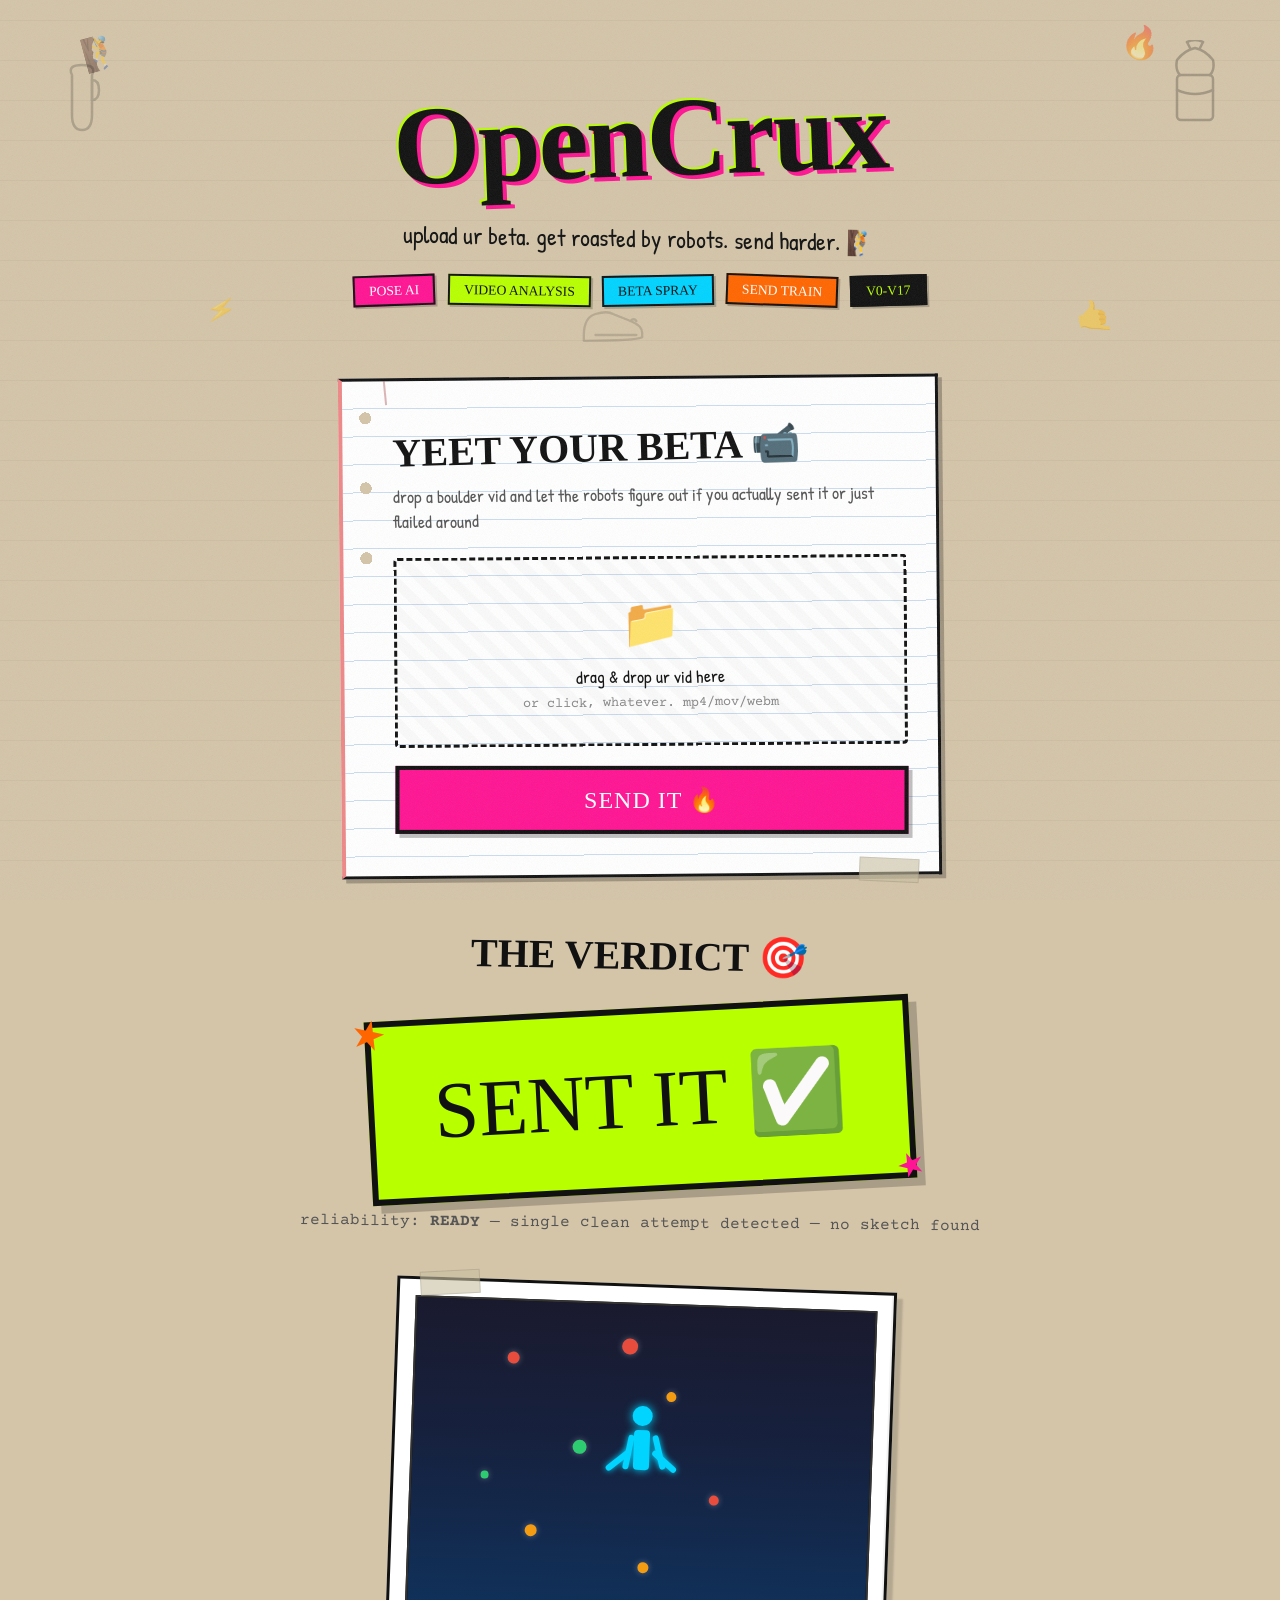
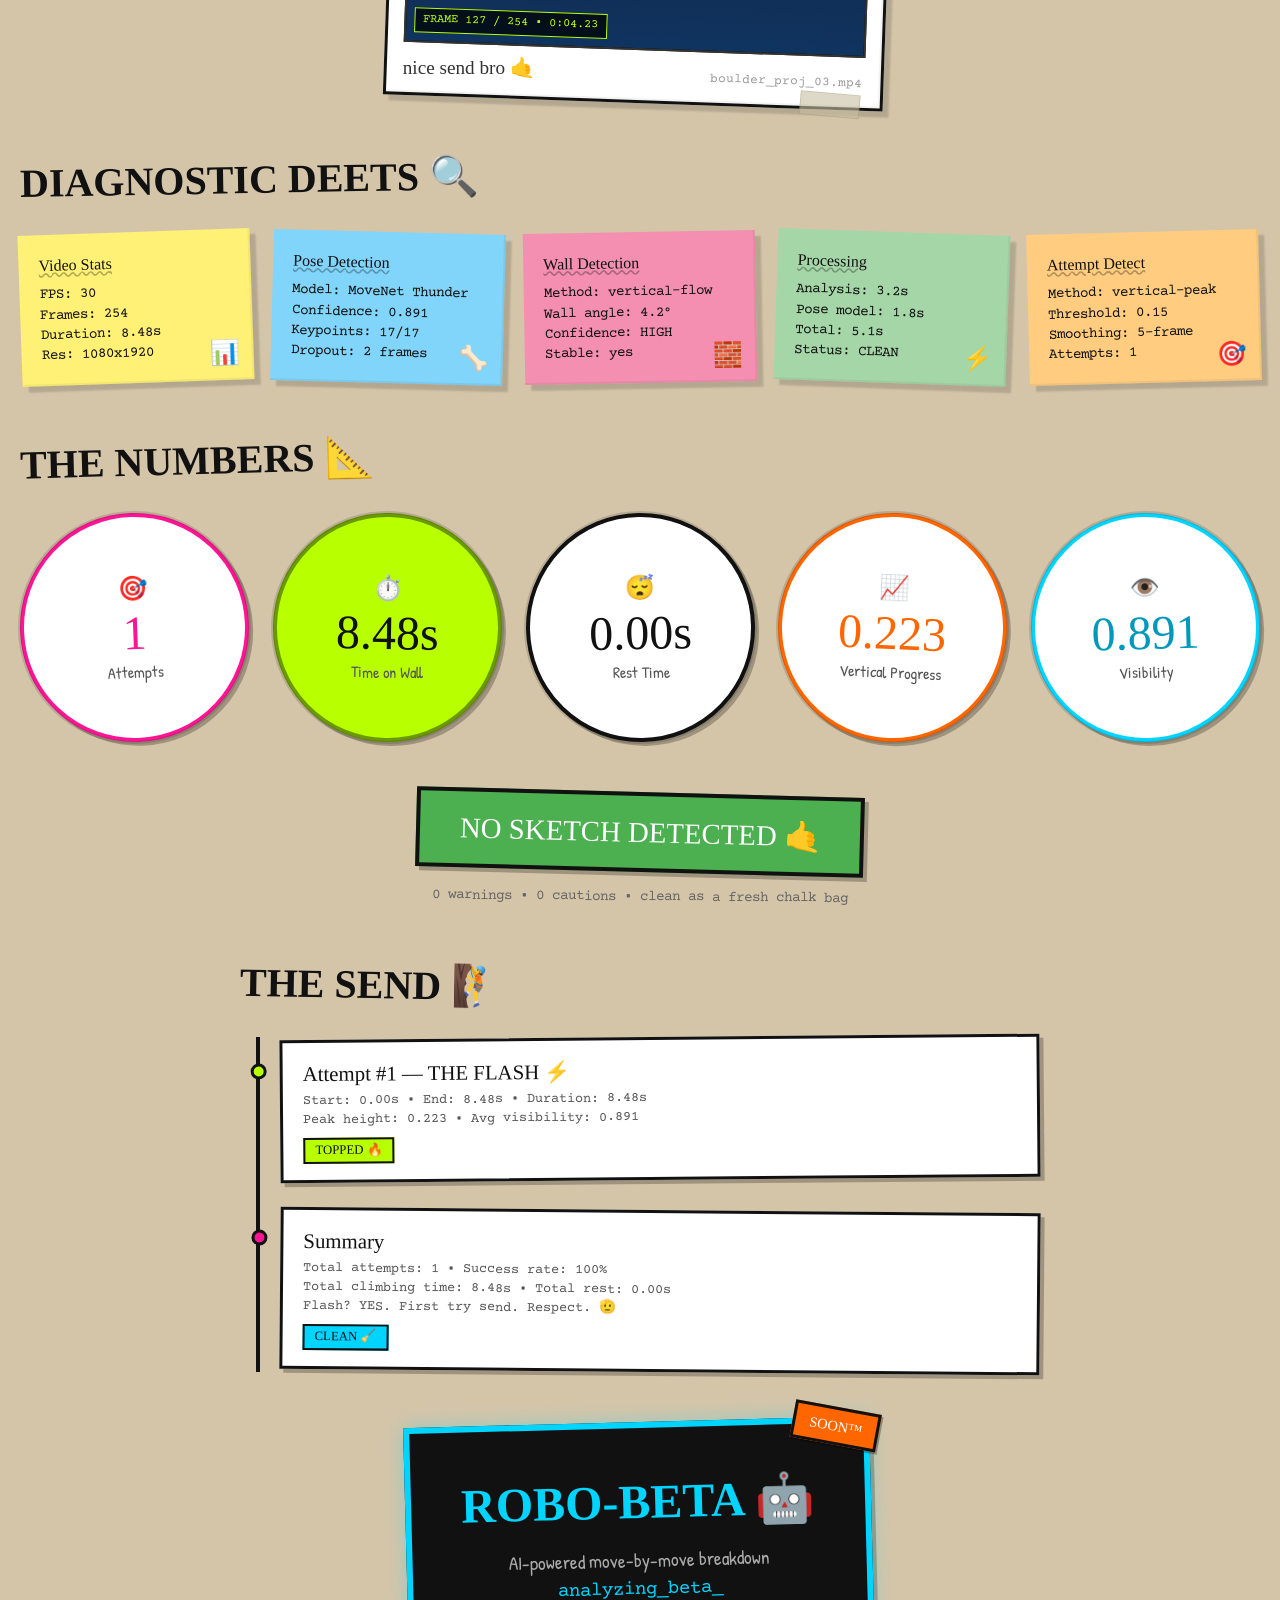
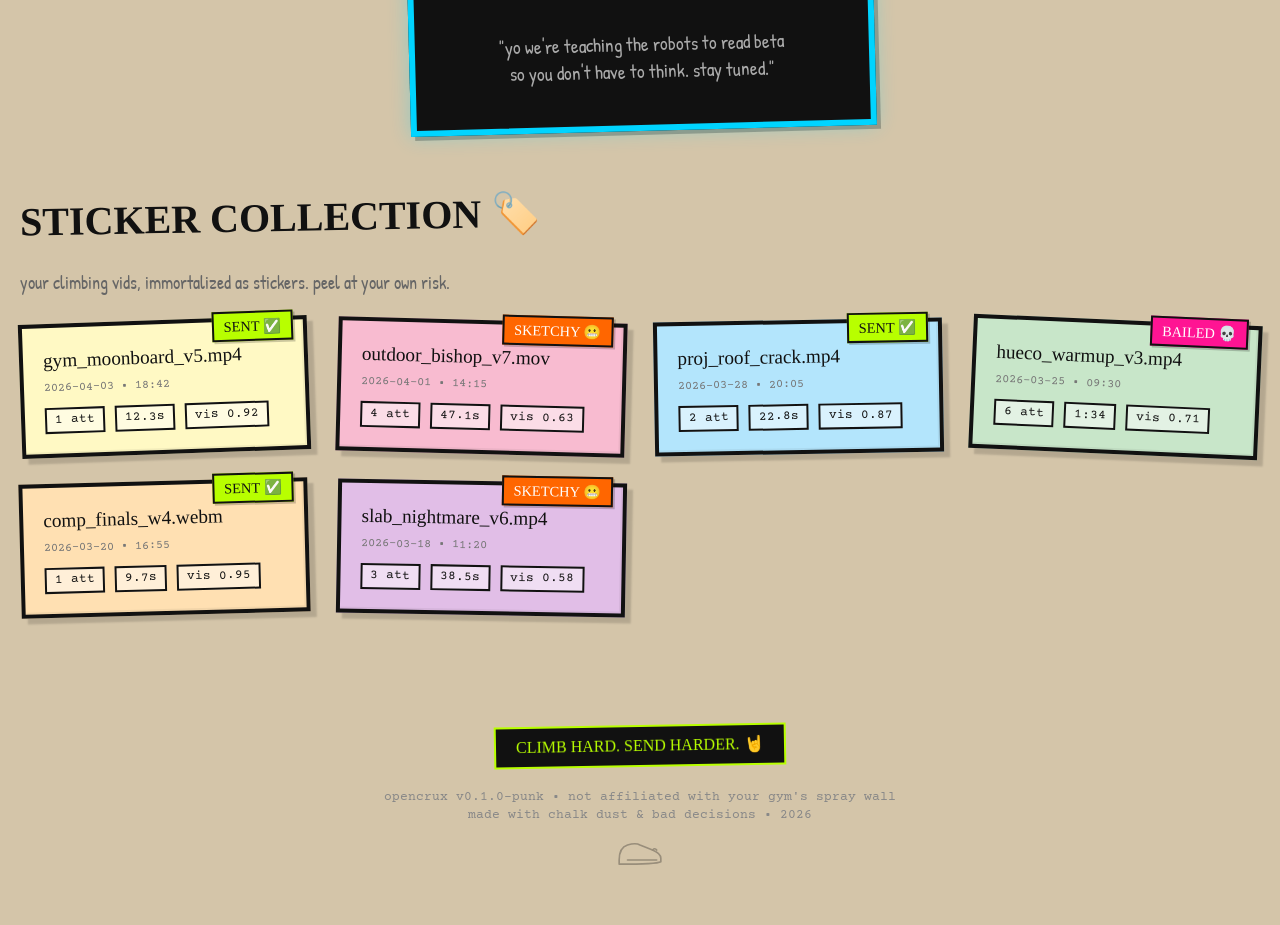
<file: prototypes/skate-punk.html>
<!DOCTYPE html>
<html lang="en">
<head>
<meta charset="UTF-8">
<meta name="viewport" content="width=device-width, initial-scale=1.0">
<title>OpenCrux — Skate Punk Prototype</title>
<link rel="preconnect" href="https://fonts.googleapis.com">
<link rel="preconnect" href="https://fonts.gstatic.com" crossorigin>
<link href="https://fonts.googleapis.com/css2?family=Courier+Prime:wght@400;700&family=Patrick+Hand&family=Permanent+Marker&display=swap" rel="stylesheet">
<style>
/* ============================================
   RESET & BASE
   ============================================ */
*, *::before, *::after { box-sizing: border-box; margin: 0; padding: 0; }

:root {
  --kraft: #d4c5a9;
  --kraft-dark: #b8a98a;
  --pink: #ff1493;
  --lime: #b8ff00;
  --orange: #ff6600;
  --cyan: #00d4ff;
  --black: #111;
  --white: #fff;
  --sticker-shadow: 4px 4px 0px rgba(0,0,0,0.25);
  --peel-shadow: 6px 6px 2px rgba(0,0,0,0.15), inset -2px -2px 0 rgba(0,0,0,0.05);
  --border: 3px solid var(--black);
  --border-thick: 4px solid var(--black);
}

body {
  font-family: 'Patrick Hand', cursive;
  background-color: var(--kraft);
  color: var(--black);
  min-height: 100vh;
  overflow-x: hidden;
  font-size: 18px;
  line-height: 1.4;
}

/* Paper grain noise overlay */
body::before {
  content: '';
  position: fixed;
  top: 0; left: 0; right: 0; bottom: 0;
  pointer-events: none;
  z-index: 9999;
  opacity: 0.08;
  background-image: url("data:image/svg+xml,%3Csvg viewBox='0 0 256 256' xmlns='http://www.w3.org/2000/svg'%3E%3Cfilter id='n'%3E%3CfeTurbulence type='fractalNoise' baseFrequency='0.9' numOctaves='4' stitchTiles='stitch'/%3E%3C/filter%3E%3Crect width='100%25' height='100%25' filter='url(%23n)'/%3E%3C/svg%3E");
  background-size: 200px 200px;
}

/* Subtle ruled-line background */
body::after {
  content: '';
  position: fixed;
  top: 0; left: 0; right: 0; bottom: 0;
  pointer-events: none;
  z-index: 0;
  background-image: repeating-linear-gradient(
    0deg,
    transparent,
    transparent 39px,
    rgba(0,0,0,0.03) 39px,
    rgba(0,0,0,0.03) 40px
  );
}

.container {
  max-width: 1280px;
  margin: 0 auto;
  padding: 20px;
  position: relative;
  z-index: 1;
}

h1, h2, h3 { font-family: 'Permanent Marker', cursive; }
.mono { font-family: 'Courier Prime', monospace; }

/* ============================================
   UTILITY: STICKER
   ============================================ */
.sticker {
  background: var(--white);
  border: var(--border-thick);
  box-shadow: var(--sticker-shadow);
  padding: 20px;
  position: relative;
}

.sticker--pink { background: var(--pink); color: var(--white); }
.sticker--lime { background: var(--lime); color: var(--black); }
.sticker--orange { background: var(--orange); color: var(--white); }
.sticker--cyan { background: var(--cyan); color: var(--black); }
.sticker--black { background: var(--black); color: var(--white); }

/* Tape marks */
.tape::before,
.tape::after {
  content: '';
  position: absolute;
  width: 60px;
  height: 24px;
  background: rgba(200, 190, 160, 0.6);
  border: 1px solid rgba(0,0,0,0.1);
  z-index: 2;
}
.tape::before { top: -10px; left: 20px; transform: rotate(-5deg); }
.tape::after { bottom: -10px; right: 20px; transform: rotate(3deg); }

.tape-top-right::before { top: -10px; right: 30px; left: auto; transform: rotate(8deg); }
.tape-corners::before { top: -8px; left: 30px; transform: rotate(-3deg); }
.tape-corners::after { top: -8px; right: 30px; left: auto; transform: rotate(5deg); }

/* ============================================
   HEADER
   ============================================ */
.header {
  text-align: center;
  padding: 40px 0 30px;
  position: relative;
}

.header__title {
  font-size: clamp(3rem, 10vw, 7rem);
  transform: rotate(-2deg);
  display: inline-block;
  color: var(--black);
  text-shadow: 4px 4px 0 var(--pink), -2px -2px 0 var(--lime);
  letter-spacing: -2px;
  position: relative;
}

.header__subtitle {
  font-family: 'Patrick Hand', cursive;
  font-size: clamp(1rem, 3vw, 1.5rem);
  color: var(--black);
  margin-top: 5px;
  transform: rotate(1deg);
}

.header__chips {
  display: flex;
  justify-content: center;
  gap: 12px;
  margin-top: 20px;
  flex-wrap: wrap;
}

.chip {
  display: inline-block;
  padding: 4px 14px;
  border: 2px solid var(--black);
  font-family: 'Permanent Marker', cursive;
  font-size: 0.85rem;
  box-shadow: 2px 2px 0 rgba(0,0,0,0.2);
}

/* Scattered decorative sticker-chips */
.header__deco {
  position: absolute;
  font-size: 2rem;
  opacity: 0.5;
}

/* ============================================
   UPLOAD SECTION
   ============================================ */
.upload-section {
  margin: 40px auto;
  max-width: 600px;
  position: relative;
}

.notebook-page {
  background: var(--white);
  border: var(--border);
  box-shadow: var(--sticker-shadow);
  padding: 40px 30px;
  position: relative;
  transform: rotate(-0.5deg);
  /* Notebook holes */
  background-image:
    radial-gradient(circle, var(--kraft) 6px, transparent 6px),
    radial-gradient(circle, var(--kraft) 6px, transparent 6px),
    radial-gradient(circle, var(--kraft) 6px, transparent 6px),
    repeating-linear-gradient(transparent, transparent 27px, #cde 27px, #cde 28px);
  background-position: 16px 30px, 16px 100px, 16px 170px, 0 0;
  background-size: 14px 14px, 14px 14px, 14px 14px, 100% 100%;
  background-repeat: no-repeat, no-repeat, no-repeat, repeat;
  padding-left: 50px;
  /* Red margin line */
  border-left: 4px solid #e88;
}

.notebook-page::before {
  content: '';
  position: absolute;
  left: 42px;
  top: 0;
  bottom: 0;
  width: 2px;
  background: rgba(220, 80, 80, 0.3);
}

.upload-title {
  font-size: clamp(1.8rem, 5vw, 2.5rem);
  transform: rotate(-1deg);
  margin-bottom: 8px;
}

.upload-subtitle {
  font-size: 1.1rem;
  color: #555;
  margin-bottom: 24px;
}

.upload-dropzone {
  border: 3px dashed var(--black);
  border-radius: 4px;
  padding: 30px;
  text-align: center;
  margin-bottom: 20px;
  background: repeating-linear-gradient(
    45deg,
    transparent,
    transparent 10px,
    rgba(0,0,0,0.02) 10px,
    rgba(0,0,0,0.02) 20px
  );
  cursor: pointer;
  transition: background 0.2s;
}

.upload-dropzone:hover {
  background: rgba(184, 255, 0, 0.1);
}

.upload-dropzone__icon { font-size: 3rem; display: block; margin-bottom: 8px; }
.upload-dropzone__text { font-size: 1.1rem; }
.upload-dropzone__hint { font-size: 0.85rem; color: #888; margin-top: 4px; font-family: 'Courier Prime', monospace; display: block; }

.btn-send {
  display: block;
  width: 100%;
  padding: 16px;
  background: var(--pink);
  color: var(--white);
  border: var(--border-thick);
  font-family: 'Permanent Marker', cursive;
  font-size: 1.5rem;
  cursor: pointer;
  box-shadow: var(--sticker-shadow);
  transform: rotate(0.5deg);
  transition: transform 0.15s, box-shadow 0.15s;
  letter-spacing: 1px;
}

.btn-send:hover {
  transform: rotate(-0.5deg) scale(1.02);
  box-shadow: 6px 6px 0 rgba(0,0,0,0.3);
}

/* ============================================
   VERDICT SECTION
   ============================================ */
.verdict-section {
  margin: 50px auto;
  text-align: center;
  position: relative;
}

.verdict-sticker {
  display: inline-block;
  padding: 30px 60px;
  border: 6px solid var(--black);
  font-family: 'Permanent Marker', cursive;
  font-size: clamp(2.5rem, 8vw, 5rem);
  transform: rotate(-3deg);
  box-shadow: 8px 8px 0 rgba(0,0,0,0.2);
  position: relative;
  background: var(--lime);
  color: var(--black);
  cursor: pointer;
  user-select: none;
}

.verdict-sticker::before {
  content: '\2605';
  position: absolute;
  top: -20px;
  left: -20px;
  font-size: 2.5rem;
  transform: rotate(15deg);
  color: var(--orange);
}

.verdict-sticker::after {
  content: '\2605';
  position: absolute;
  bottom: -15px;
  right: -15px;
  font-size: 2rem;
  transform: rotate(-20deg);
  color: var(--pink);
}

.verdict-detail {
  margin-top: 20px;
  font-family: 'Courier Prime', monospace;
  font-size: 1rem;
  color: #555;
  transform: rotate(0.5deg);
}

/* ============================================
   FRAME PREVIEW (Polaroid)
   ============================================ */
.frame-section {
  margin: 50px auto;
  max-width: 500px;
}

.polaroid {
  background: var(--white);
  border: var(--border);
  padding: 16px 16px 50px;
  box-shadow: var(--peel-shadow);
  transform: rotate(2deg);
  position: relative;
}

.polaroid__image {
  width: 100%;
  aspect-ratio: 4/3;
  background: var(--black);
  border: 2px solid #333;
  position: relative;
  overflow: hidden;
  display: flex;
  align-items: center;
  justify-content: center;
}

/* Mock climbing frame with CSS art */
.polaroid__image-inner {
  width: 100%;
  height: 100%;
  background: linear-gradient(180deg, #1a1a2e 0%, #16213e 40%, #0f3460 100%);
  position: relative;
  display: flex;
  align-items: center;
  justify-content: center;
}

/* Climber silhouette */
.climber-figure {
  position: relative;
  width: 60px;
  height: 120px;
}

.climber-figure__head {
  width: 20px;
  height: 20px;
  background: var(--cyan);
  border-radius: 50%;
  margin: 0 auto 4px;
  box-shadow: 0 0 10px var(--cyan);
}

.climber-figure__body {
  width: 16px;
  height: 40px;
  background: var(--cyan);
  margin: 0 auto;
  border-radius: 4px;
  box-shadow: 0 0 8px var(--cyan);
}

.climber-figure__arm-l,
.climber-figure__arm-r {
  position: absolute;
  width: 30px;
  height: 6px;
  background: var(--cyan);
  top: 28px;
  border-radius: 3px;
  box-shadow: 0 0 6px var(--cyan);
}

.climber-figure__arm-l { left: -8px; transform: rotate(-40deg); }
.climber-figure__arm-r { right: -8px; transform: rotate(40deg); }

.climber-figure__leg-l,
.climber-figure__leg-r {
  position: absolute;
  width: 6px;
  height: 35px;
  background: var(--cyan);
  bottom: 0;
  border-radius: 3px;
  box-shadow: 0 0 6px var(--cyan);
}

.climber-figure__leg-l { left: 14px; transform: rotate(10deg); }
.climber-figure__leg-r { right: 14px; transform: rotate(-15deg); transform-origin: top; }

/* Wall holds */
.hold {
  position: absolute;
  border-radius: 50%;
  box-shadow: 0 0 6px rgba(255,255,255,0.3);
}

/* Overlay label */
.polaroid__overlay {
  position: absolute;
  bottom: 8px;
  left: 8px;
  background: rgba(0,0,0,0.7);
  color: var(--lime);
  font-family: 'Courier Prime', monospace;
  font-size: 0.75rem;
  padding: 3px 8px;
  border: 1px solid var(--lime);
}

.polaroid__caption {
  position: absolute;
  bottom: 12px;
  left: 16px;
  font-family: 'Permanent Marker', cursive;
  font-size: 1.2rem;
  color: #333;
  transform: rotate(-2deg);
}

.polaroid__frame-num {
  position: absolute;
  bottom: 14px;
  right: 18px;
  font-family: 'Courier Prime', monospace;
  font-size: 0.8rem;
  color: #999;
}

/* ============================================
   DIAGNOSTICS (Sticky Notes)
   ============================================ */
.diagnostics-section {
  margin: 50px auto;
}

.section-heading {
  font-size: clamp(1.5rem, 4vw, 2.5rem);
  margin-bottom: 24px;
  transform: rotate(-1deg);
  display: inline-block;
}

.sticky-grid {
  display: grid;
  grid-template-columns: repeat(auto-fit, minmax(220px, 1fr));
  gap: 20px;
}

.sticky-note {
  padding: 20px;
  box-shadow: var(--peel-shadow);
  position: relative;
  min-height: 140px;
}

.sticky-note--yellow { background: #fff176; }
.sticky-note--pink { background: #f48fb1; }
.sticky-note--blue { background: #81d4fa; }
.sticky-note--green { background: #a5d6a7; }
.sticky-note--orange { background: #ffcc80; }

.sticky-note__title {
  font-family: 'Permanent Marker', cursive;
  font-size: 1rem;
  margin-bottom: 8px;
  text-decoration: underline;
  text-decoration-style: wavy;
  text-decoration-color: rgba(0,0,0,0.3);
}

.sticky-note__value {
  font-family: 'Courier Prime', monospace;
  font-size: 0.9rem;
}

.sticky-note__check {
  font-size: 1.5rem;
  position: absolute;
  bottom: 10px;
  right: 14px;
}

/* ============================================
   METRICS (Hand-drawn circles)
   ============================================ */
.metrics-section {
  margin: 50px auto;
}

.metrics-grid {
  display: grid;
  grid-template-columns: repeat(auto-fit, minmax(180px, 1fr));
  gap: 24px;
}

.metric-bubble {
  text-align: center;
  padding: 24px 16px;
  background: var(--white);
  border: var(--border-thick);
  border-radius: 50%;
  aspect-ratio: 1;
  display: flex;
  flex-direction: column;
  align-items: center;
  justify-content: center;
  box-shadow: var(--sticker-shadow);
  position: relative;
}

/* Wobbly border effect via outline */
.metric-bubble::after {
  content: '';
  position: absolute;
  inset: -6px;
  border: 3px solid var(--black);
  border-radius: 50%;
  opacity: 0.15;
  transform: rotate(2deg);
}

.metric-bubble__number {
  font-family: 'Permanent Marker', cursive;
  font-size: clamp(2rem, 5vw, 3rem);
  line-height: 1;
}

.metric-bubble__label {
  font-family: 'Patrick Hand', cursive;
  font-size: 1rem;
  margin-top: 4px;
  color: #555;
}

.metric-bubble__emoji {
  font-size: 1.5rem;
  margin-bottom: 4px;
}

.metric-bubble--pink { border-color: var(--pink); }
.metric-bubble--pink .metric-bubble__number { color: var(--pink); }
.metric-bubble--lime { border-color: #6a9a00; background: var(--lime); }
.metric-bubble--orange { border-color: var(--orange); }
.metric-bubble--orange .metric-bubble__number { color: var(--orange); }
.metric-bubble--cyan { border-color: var(--cyan); }
.metric-bubble--cyan .metric-bubble__number { color: #0099bb; }

/* ============================================
   WARNINGS
   ============================================ */
.warnings-section {
  margin: 40px auto;
  text-align: center;
}

.warning-sticker {
  display: inline-block;
  padding: 16px 40px;
  background: #4caf50;
  color: var(--white);
  border: var(--border-thick);
  font-family: 'Permanent Marker', cursive;
  font-size: clamp(1.2rem, 3vw, 1.8rem);
  transform: rotate(1.5deg);
  box-shadow: var(--sticker-shadow);
}

/* ============================================
   ATTEMPTS TIMELINE
   ============================================ */
.attempts-section {
  margin: 50px auto;
  max-width: 800px;
}

.timeline {
  position: relative;
  padding-left: 40px;
}

.timeline::before {
  content: '';
  position: absolute;
  left: 16px;
  top: 0;
  bottom: 0;
  width: 4px;
  background: var(--black);
}

.timeline-event {
  position: relative;
  margin-bottom: 30px;
  padding: 16px 20px;
  background: var(--white);
  border: var(--border);
  box-shadow: var(--sticker-shadow);
}

.timeline-event::before {
  content: '';
  position: absolute;
  left: -32px;
  top: 20px;
  width: 16px;
  height: 16px;
  background: var(--pink);
  border: 3px solid var(--black);
  border-radius: 50%;
}

.timeline-event--send::before { background: var(--lime); }

.timeline-event__title {
  font-family: 'Permanent Marker', cursive;
  font-size: 1.3rem;
  margin-bottom: 4px;
}

.timeline-event__detail {
  font-family: 'Courier Prime', monospace;
  font-size: 0.85rem;
  color: #555;
}

.timeline-event__tag {
  display: inline-block;
  padding: 2px 10px;
  margin-top: 8px;
  font-family: 'Permanent Marker', cursive;
  font-size: 0.8rem;
  border: 2px solid var(--black);
}

/* ============================================
   AI SECTION
   ============================================ */
.ai-section {
  margin: 50px auto;
  text-align: center;
}

.robo-sticker {
  display: inline-block;
  padding: 40px 50px;
  background: var(--black);
  color: var(--white);
  border: 6px solid var(--cyan);
  box-shadow: 0 0 20px rgba(0, 212, 255, 0.3), var(--sticker-shadow);
  transform: rotate(-1.5deg);
  position: relative;
}

.robo-sticker__title {
  font-family: 'Permanent Marker', cursive;
  font-size: clamp(2rem, 5vw, 3rem);
  margin-bottom: 12px;
  color: var(--cyan);
}

.robo-sticker__body {
  font-family: 'Patrick Hand', cursive;
  font-size: 1.2rem;
  color: #aaa;
}

.robo-sticker__badge {
  position: absolute;
  top: -16px;
  right: -16px;
  background: var(--orange);
  color: var(--white);
  border: 3px solid var(--black);
  padding: 6px 14px;
  font-family: 'Permanent Marker', cursive;
  font-size: 0.9rem;
  transform: rotate(12deg);
  box-shadow: 2px 2px 0 rgba(0,0,0,0.3);
}

.blink { animation: blink 1.2s step-end infinite; }
@keyframes blink { 50% { opacity: 0; } }

/* ============================================
   HISTORY (Sticker Collection)
   ============================================ */
.history-section {
  margin: 60px auto 80px;
}

.sticker-collection {
  display: grid;
  grid-template-columns: repeat(auto-fill, minmax(280px, 1fr));
  gap: 28px;
}

.history-card {
  padding: 20px;
  border: var(--border-thick);
  box-shadow: var(--peel-shadow);
  position: relative;
  transition: transform 0.2s;
}

.history-card:hover {
  transform: rotate(0deg) scale(1.03) !important;
  z-index: 10;
}

.history-card__name {
  font-family: 'Permanent Marker', cursive;
  font-size: 1.2rem;
  margin-bottom: 6px;
}

.history-card__date {
  font-family: 'Courier Prime', monospace;
  font-size: 0.75rem;
  color: #777;
  margin-bottom: 10px;
}

.history-card__stats {
  display: flex;
  gap: 10px;
  flex-wrap: wrap;
}

.history-card__stat {
  padding: 2px 8px;
  border: 2px solid var(--black);
  font-family: 'Courier Prime', monospace;
  font-size: 0.8rem;
  background: rgba(255,255,255,0.5);
}

.history-card__verdict {
  position: absolute;
  top: -10px;
  right: 10px;
  font-family: 'Permanent Marker', cursive;
  font-size: 0.9rem;
  padding: 3px 10px;
  border: 2px solid var(--black);
  box-shadow: 2px 2px 0 rgba(0,0,0,0.2);
}

.history-card__verdict--sent { background: var(--lime); }
.history-card__verdict--sketch { background: var(--orange); color: var(--white); }
.history-card__verdict--bail { background: var(--pink); color: var(--white); }

/* ============================================
   FOOTER
   ============================================ */
.footer {
  text-align: center;
  padding: 30px;
  font-family: 'Courier Prime', monospace;
  font-size: 0.8rem;
  color: #888;
  position: relative;
  z-index: 1;
}

.footer__sticker {
  display: inline-block;
  padding: 8px 20px;
  background: var(--black);
  color: var(--lime);
  border: 2px solid var(--lime);
  transform: rotate(-1deg);
  margin-bottom: 10px;
  font-family: 'Permanent Marker', cursive;
  font-size: 1rem;
}

/* ============================================
   RESPONSIVE
   ============================================ */
@media (max-width: 768px) {
  .container { padding: 12px; }
  .metrics-grid { grid-template-columns: repeat(3, 1fr); gap: 12px; }
  .metric-bubble { padding: 16px 8px; }
  .sticky-grid { grid-template-columns: repeat(2, 1fr); gap: 12px; }
  .sticker-collection { grid-template-columns: repeat(2, 1fr); gap: 16px; }
  .verdict-sticker { padding: 20px 30px; }
  .polaroid { transform: rotate(1deg); }
  .notebook-page { padding: 30px 20px 30px 45px; }
}

@media (max-width: 480px) {
  .metrics-grid { grid-template-columns: repeat(2, 1fr); gap: 10px; }
  .metric-bubble { border-radius: 20px; aspect-ratio: auto; padding: 16px; }
  .sticky-grid { grid-template-columns: 1fr; }
  .sticker-collection { grid-template-columns: 1fr; }
  .header__chips { gap: 8px; }
  .chip { font-size: 0.75rem; padding: 3px 10px; }
}

/* ============================================
   ANIMATIONS
   ============================================ */
@keyframes wiggle {
  0%, 100% { transform: rotate(-1deg); }
  50% { transform: rotate(1deg); }
}

.wiggle-hover:hover { animation: wiggle 0.3s ease-in-out 2; }

</style>
</head>
<body>

<div class="container">

  <!-- ========== HEADER ========== -->
  <header class="header" style="position: relative;">
    <!-- Scattered doodle stickers -->
    <span class="header__deco" style="top: 10px; left: 5%; transform: rotate(-15deg);">&#x1F9D7;</span>
    <span class="header__deco" style="top: 0; right: 8%; transform: rotate(20deg);">&#x1F525;</span>
    <span class="header__deco" style="bottom: 10px; left: 15%; transform: rotate(10deg); font-size: 1.5rem;">&#x26A1;</span>
    <span class="header__deco" style="bottom: 0; right: 12%; transform: rotate(-8deg); font-size: 1.8rem;">&#x1F919;</span>

    <!-- SVG chalk bag doodle -->
    <svg style="position:absolute; top: 20px; right: 2%; opacity: 0.25; width: 80px; pointer-events:none;" viewBox="0 0 80 100" fill="none" stroke="#111" stroke-width="2.5" stroke-linecap="round" stroke-linejoin="round">
      <path d="M25 35 Q20 30 22 20 Q30 10 40 8 Q50 10 58 20 Q60 30 55 35"/>
      <rect x="22" y="35" width="36" height="45" rx="4"/>
      <path d="M22 50 Q40 58 58 50"/>
      <line x1="35" y1="8" x2="32" y2="2"/>
      <line x1="45" y1="8" x2="48" y2="2"/>
      <path d="M32 2 Q40 -2 48 2"/>
    </svg>

    <!-- SVG carabiner doodle -->
    <svg style="position:absolute; top: 40px; left: 3%; opacity: 0.2; width: 50px; pointer-events:none;" viewBox="0 0 50 80" fill="none" stroke="#111" stroke-width="2.5" stroke-linecap="round">
      <path d="M15 15 Q10 5 25 5 Q40 5 35 15 L35 55 Q35 70 25 70 Q15 70 15 55 Z"/>
      <line x1="35" y1="20" x2="35" y2="40"/>
      <path d="M35 20 Q42 20 42 30 Q42 40 35 40"/>
    </svg>

    <!-- SVG climbing shoe doodle -->
    <svg style="position:absolute; bottom: -10px; left: 45%; opacity: 0.15; width: 70px; pointer-events:none;" viewBox="0 0 60 40" fill="none" stroke="#111" stroke-width="2" stroke-linecap="round" stroke-linejoin="round">
      <path d="M5 30 Q5 15 15 12 Q25 9 30 12 L45 18 Q55 22 55 28 L55 32 Q50 35 5 35 Z"/>
      <path d="M45 18 Q48 15 50 18"/>
      <line x1="15" y1="30" x2="50" y2="30"/>
    </svg>

    <h1 class="header__title">OpenCrux</h1>
    <p class="header__subtitle">upload ur beta. get roasted by robots. send harder. &#x1F9D7;</p>

    <div class="header__chips">
      <span class="chip" style="background: var(--pink); color: white; transform: rotate(-2deg);">POSE AI</span>
      <span class="chip" style="background: var(--lime); transform: rotate(1deg);">VIDEO ANALYSIS</span>
      <span class="chip" style="background: var(--cyan); transform: rotate(-1deg);">BETA SPRAY</span>
      <span class="chip" style="background: var(--orange); color: white; transform: rotate(2deg);">SEND TRAIN</span>
      <span class="chip" style="background: var(--black); color: var(--lime); transform: rotate(-1.5deg);">V0-V17</span>
    </div>
  </header>

  <!-- ========== UPLOAD ========== -->
  <section class="upload-section">
    <div class="notebook-page tape">
      <h2 class="upload-title">YEET YOUR BETA &#x1F4F9;</h2>
      <p class="upload-subtitle">drop a boulder vid and let the robots figure out if you actually sent it or just flailed around</p>

      <div class="upload-dropzone wiggle-hover">
        <span class="upload-dropzone__icon">&#x1F4C1;</span>
        <span class="upload-dropzone__text">drag &amp; drop ur vid here</span>
        <span class="upload-dropzone__hint">or click, whatever. mp4/mov/webm</span>
      </div>

      <button class="btn-send">SEND IT &#x1F525;</button>
    </div>
  </section>

  <!-- ========== VERDICT ========== -->
  <section class="verdict-section">
    <h2 class="section-heading" style="transform: rotate(1deg);">THE VERDICT &#x1F3AF;</h2>
    <br>
    <div class="verdict-sticker wiggle-hover" id="verdict-sticker">
      SENT IT &#x2705;
    </div>
    <p class="verdict-detail">
      reliability: <strong>READY</strong> &mdash; single clean attempt detected &mdash; no sketch found
    </p>
  </section>

  <!-- ========== FRAME PREVIEW ========== -->
  <section class="frame-section">
    <div class="polaroid tape">
      <div class="polaroid__image">
        <div class="polaroid__image-inner">
          <!-- Mock wall holds -->
          <span class="hold" style="width:12px;height:12px;background:#e74c3c;top:15%;left:20%;"></span>
          <span class="hold" style="width:10px;height:10px;background:#f39c12;top:25%;left:55%;"></span>
          <span class="hold" style="width:14px;height:14px;background:#2ecc71;top:40%;left:35%;"></span>
          <span class="hold" style="width:10px;height:10px;background:#e74c3c;top:55%;left:65%;"></span>
          <span class="hold" style="width:12px;height:12px;background:#f39c12;top:65%;left:25%;"></span>
          <span class="hold" style="width:16px;height:16px;background:#e74c3c;top:10%;left:45%;"></span>
          <span class="hold" style="width:8px;height:8px;background:#2ecc71;top:50%;left:15%;"></span>
          <span class="hold" style="width:11px;height:11px;background:#f39c12;top:75%;left:50%;"></span>

          <!-- Climber -->
          <div class="climber-figure" style="margin-top: -20px;">
            <div class="climber-figure__head"></div>
            <div style="position:relative;">
              <div class="climber-figure__arm-l"></div>
              <div class="climber-figure__arm-r"></div>
              <div class="climber-figure__body"></div>
              <div class="climber-figure__leg-l"></div>
              <div class="climber-figure__leg-r"></div>
            </div>
          </div>

          <span class="polaroid__overlay">FRAME 127 / 254 &bull; 0:04.23</span>
        </div>
      </div>
      <span class="polaroid__caption">nice send bro &#x1F919;</span>
      <span class="polaroid__frame-num">boulder_proj_03.mp4</span>
    </div>
  </section>

  <!-- ========== DIAGNOSTICS ========== -->
  <section class="diagnostics-section">
    <h2 class="section-heading">DIAGNOSTIC DEETS &#x1F50D;</h2>

    <div class="sticky-grid">
      <div class="sticky-note sticky-note--yellow" style="transform: rotate(-2deg);">
        <div class="sticky-note__title">Video Stats</div>
        <div class="sticky-note__value">
          FPS: 30<br>
          Frames: 254<br>
          Duration: 8.48s<br>
          Res: 1080x1920
        </div>
        <span class="sticky-note__check">&#x1F4CA;</span>
      </div>

      <div class="sticky-note sticky-note--blue" style="transform: rotate(1.5deg);">
        <div class="sticky-note__title">Pose Detection</div>
        <div class="sticky-note__value">
          Model: MoveNet Thunder<br>
          Confidence: 0.891<br>
          Keypoints: 17/17<br>
          Dropout: 2 frames
        </div>
        <span class="sticky-note__check">&#x1F9B4;</span>
      </div>

      <div class="sticky-note sticky-note--pink" style="transform: rotate(-1deg);">
        <div class="sticky-note__title">Wall Detection</div>
        <div class="sticky-note__value">
          Method: vertical-flow<br>
          Wall angle: 4.2&deg;<br>
          Confidence: HIGH<br>
          Stable: yes
        </div>
        <span class="sticky-note__check">&#x1F9F1;</span>
      </div>

      <div class="sticky-note sticky-note--green" style="transform: rotate(2deg);">
        <div class="sticky-note__title">Processing</div>
        <div class="sticky-note__value">
          Analysis: 3.2s<br>
          Pose model: 1.8s<br>
          Total: 5.1s<br>
          Status: CLEAN
        </div>
        <span class="sticky-note__check">&#x26A1;</span>
      </div>

      <div class="sticky-note sticky-note--orange" style="transform: rotate(-1.5deg);">
        <div class="sticky-note__title">Attempt Detect</div>
        <div class="sticky-note__value">
          Method: vertical-peak<br>
          Threshold: 0.15<br>
          Smoothing: 5-frame<br>
          Attempts: 1
        </div>
        <span class="sticky-note__check">&#x1F3AF;</span>
      </div>
    </div>
  </section>

  <!-- ========== METRICS ========== -->
  <section class="metrics-section">
    <h2 class="section-heading" style="transform: rotate(-1.5deg);">THE NUMBERS &#x1F4D0;</h2>

    <div class="metrics-grid">
      <div class="metric-bubble metric-bubble--pink" style="transform: rotate(-2deg);">
        <span class="metric-bubble__emoji">&#x1F3AF;</span>
        <span class="metric-bubble__number">1</span>
        <span class="metric-bubble__label">Attempts</span>
      </div>

      <div class="metric-bubble metric-bubble--lime" style="transform: rotate(1deg);">
        <span class="metric-bubble__emoji">&#x23F1;&#xFE0F;</span>
        <span class="metric-bubble__number">8.48s</span>
        <span class="metric-bubble__label">Time on Wall</span>
      </div>

      <div class="metric-bubble" style="transform: rotate(-1deg);">
        <span class="metric-bubble__emoji">&#x1F634;</span>
        <span class="metric-bubble__number">0.00s</span>
        <span class="metric-bubble__label">Rest Time</span>
      </div>

      <div class="metric-bubble metric-bubble--orange" style="transform: rotate(2.5deg);">
        <span class="metric-bubble__emoji">&#x1F4C8;</span>
        <span class="metric-bubble__number">0.223</span>
        <span class="metric-bubble__label">Vertical Progress</span>
      </div>

      <div class="metric-bubble metric-bubble--cyan" style="transform: rotate(-1.5deg);">
        <span class="metric-bubble__emoji">&#x1F441;&#xFE0F;</span>
        <span class="metric-bubble__number">0.891</span>
        <span class="metric-bubble__label">Visibility</span>
      </div>
    </div>
  </section>

  <!-- ========== WARNINGS ========== -->
  <section class="warnings-section">
    <div class="warning-sticker wiggle-hover">
      NO SKETCH DETECTED &#x1F919;
    </div>
    <p style="margin-top: 14px; font-family: 'Courier Prime', monospace; font-size: 0.9rem; color: #666; transform: rotate(0.5deg);">
      0 warnings &bull; 0 cautions &bull; clean as a fresh chalk bag
    </p>
  </section>

  <!-- ========== ATTEMPTS TIMELINE ========== -->
  <section class="attempts-section">
    <h2 class="section-heading" style="transform: rotate(1deg);">THE SEND &#x1F9D7;</h2>

    <div class="timeline">
      <div class="timeline-event timeline-event--send" style="transform: rotate(-0.5deg);">
        <div class="timeline-event__title">Attempt #1 &mdash; THE FLASH &#x26A1;</div>
        <div class="timeline-event__detail">
          Start: 0.00s &bull; End: 8.48s &bull; Duration: 8.48s<br>
          Peak height: 0.223 &bull; Avg visibility: 0.891
        </div>
        <span class="timeline-event__tag" style="background: var(--lime);">TOPPED &#x1F525;</span>
      </div>

      <div class="timeline-event" style="transform: rotate(0.5deg);">
        <div class="timeline-event__title">Summary</div>
        <div class="timeline-event__detail">
          Total attempts: 1 &bull; Success rate: 100%<br>
          Total climbing time: 8.48s &bull; Total rest: 0.00s<br>
          Flash? YES. First try send. Respect. &#x1FAE1;
        </div>
        <span class="timeline-event__tag" style="background: var(--cyan);">CLEAN &#x1F9F9;</span>
      </div>
    </div>
  </section>

  <!-- ========== AI / ROBO-BETA ========== -->
  <section class="ai-section">
    <div class="robo-sticker wiggle-hover">
      <div class="robo-sticker__badge">SOON&#x2122;</div>
      <h2 class="robo-sticker__title">ROBO-BETA &#x1F916;</h2>
      <p class="robo-sticker__body">
        AI-powered move-by-move breakdown<br>
        <span class="mono" style="color: var(--cyan);">analyzing_beta<span class="blink">_</span></span><br><br>
        "yo we're teaching the robots to read beta<br>
        so you don't have to think. stay tuned."
      </p>
    </div>
  </section>

  <!-- ========== HISTORY / STICKER COLLECTION ========== -->
  <section class="history-section">
    <h2 class="section-heading" style="transform: rotate(-1deg);">STICKER COLLECTION &#x1F3F7;&#xFE0F;</h2>
    <p style="margin-bottom: 24px; color: #666;">your climbing vids, immortalized as stickers. peel at your own risk.</p>

    <div class="sticker-collection">

      <div class="history-card" style="background: #fff9c4; transform: rotate(-2deg);">
        <span class="history-card__verdict history-card__verdict--sent">SENT &#x2705;</span>
        <div class="history-card__name">gym_moonboard_v5.mp4</div>
        <div class="history-card__date">2026-04-03 &bull; 18:42</div>
        <div class="history-card__stats">
          <span class="history-card__stat">1 att</span>
          <span class="history-card__stat">12.3s</span>
          <span class="history-card__stat">vis 0.92</span>
        </div>
      </div>

      <div class="history-card" style="background: #f8bbd0; transform: rotate(1.5deg);">
        <span class="history-card__verdict history-card__verdict--sketch">SKETCHY &#x1F62C;</span>
        <div class="history-card__name">outdoor_bishop_v7.mov</div>
        <div class="history-card__date">2026-04-01 &bull; 14:15</div>
        <div class="history-card__stats">
          <span class="history-card__stat">4 att</span>
          <span class="history-card__stat">47.1s</span>
          <span class="history-card__stat">vis 0.63</span>
        </div>
      </div>

      <div class="history-card" style="background: #b3e5fc; transform: rotate(-1deg);">
        <span class="history-card__verdict history-card__verdict--sent">SENT &#x2705;</span>
        <div class="history-card__name">proj_roof_crack.mp4</div>
        <div class="history-card__date">2026-03-28 &bull; 20:05</div>
        <div class="history-card__stats">
          <span class="history-card__stat">2 att</span>
          <span class="history-card__stat">22.8s</span>
          <span class="history-card__stat">vis 0.87</span>
        </div>
      </div>

      <div class="history-card" style="background: #c8e6c9; transform: rotate(2.5deg);">
        <span class="history-card__verdict history-card__verdict--bail">BAILED &#x1F480;</span>
        <div class="history-card__name">hueco_warmup_v3.mp4</div>
        <div class="history-card__date">2026-03-25 &bull; 09:30</div>
        <div class="history-card__stats">
          <span class="history-card__stat">6 att</span>
          <span class="history-card__stat">1:34</span>
          <span class="history-card__stat">vis 0.71</span>
        </div>
      </div>

      <div class="history-card" style="background: #ffe0b2; transform: rotate(-1.5deg);">
        <span class="history-card__verdict history-card__verdict--sent">SENT &#x2705;</span>
        <div class="history-card__name">comp_finals_w4.webm</div>
        <div class="history-card__date">2026-03-20 &bull; 16:55</div>
        <div class="history-card__stats">
          <span class="history-card__stat">1 att</span>
          <span class="history-card__stat">9.7s</span>
          <span class="history-card__stat">vis 0.95</span>
        </div>
      </div>

      <div class="history-card" style="background: #e1bee7; transform: rotate(1deg);">
        <span class="history-card__verdict history-card__verdict--sketch">SKETCHY &#x1F62C;</span>
        <div class="history-card__name">slab_nightmare_v6.mp4</div>
        <div class="history-card__date">2026-03-18 &bull; 11:20</div>
        <div class="history-card__stats">
          <span class="history-card__stat">3 att</span>
          <span class="history-card__stat">38.5s</span>
          <span class="history-card__stat">vis 0.58</span>
        </div>
      </div>

    </div>
  </section>

  <!-- ========== FOOTER ========== -->
  <footer class="footer">
    <div class="footer__sticker">CLIMB HARD. SEND HARDER. &#x1F918;</div>
    <p style="margin-top: 12px;">
      opencrux v0.1.0-punk &bull; not affiliated with your gym's spray wall<br>
      made with chalk dust &amp; bad decisions &bull; 2026
    </p>

    <!-- Shoe doodle -->
    <svg style="display: inline-block; width: 50px; margin-top: 10px; opacity: 0.3;" viewBox="0 0 60 40" fill="none" stroke="#111" stroke-width="2" stroke-linecap="round" stroke-linejoin="round">
      <path d="M5 30 Q5 15 15 12 Q25 9 30 12 L45 18 Q55 22 55 28 L55 32 Q50 35 5 35 Z"/>
      <path d="M45 18 Q48 15 50 18"/>
      <line x1="15" y1="30" x2="50" y2="30"/>
    </svg>
  </footer>

</div>

<!-- ============================================
     JAVASCRIPT: Entrance animations + interactivity
     ============================================ -->
<script>
(function() {
  'use strict';

  // Staggered entrance for sections
  var sections = document.querySelectorAll('section, .header');
  var observer = new IntersectionObserver(function(entries) {
    entries.forEach(function(entry) {
      if (entry.isIntersecting) {
        entry.target.style.opacity = '1';
        entry.target.style.transform = entry.target.dataset.rot || 'none';
        observer.unobserve(entry.target);
      }
    });
  }, { threshold: 0.1 });

  sections.forEach(function(s, i) {
    s.style.opacity = '0';
    s.style.transition = 'opacity 0.6s ' + (i * 0.08) + 's ease-out';
    observer.observe(s);
  });

  // Fallback: make everything visible after 2s
  setTimeout(function() {
    sections.forEach(function(s) { s.style.opacity = '1'; });
  }, 2000);

  // Upload dropzone hover effect
  var dropzone = document.querySelector('.upload-dropzone');
  if (dropzone) {
    ['dragenter', 'dragover'].forEach(function(evt) {
      dropzone.addEventListener(evt, function(e) {
        e.preventDefault();
        dropzone.style.background = 'rgba(184, 255, 0, 0.2)';
        dropzone.style.borderColor = '#b8ff00';
      });
    });
    ['dragleave', 'drop'].forEach(function(evt) {
      dropzone.addEventListener(evt, function(e) {
        e.preventDefault();
        dropzone.style.background = '';
        dropzone.style.borderColor = '';
      });
    });
  }

  // Send button click (mock)
  var sendBtn = document.querySelector('.btn-send');
  if (sendBtn) {
    sendBtn.addEventListener('click', function() {
      sendBtn.textContent = 'SENDING... \uD83D\uDE80';
      sendBtn.style.background = '#ff6600';
      setTimeout(function() {
        sendBtn.textContent = 'SENT! CHECK BELOW \uD83D\uDC47';
        sendBtn.style.background = '#b8ff00';
        sendBtn.style.color = '#111';
      }, 1500);
      setTimeout(function() {
        sendBtn.textContent = 'SEND IT \uD83D\uDD25';
        sendBtn.style.background = '#ff1493';
        sendBtn.style.color = '#fff';
      }, 4000);
    });
  }

  // History card hover effects
  document.querySelectorAll('.history-card').forEach(function(card) {
    card.addEventListener('mouseenter', function() {
      card.style.boxShadow = '8px 8px 4px rgba(0,0,0,0.2)';
    });
    card.addEventListener('mouseleave', function() {
      card.style.boxShadow = '';
    });
  });

  // Verdict sticker click easter egg
  var verdict = document.getElementById('verdict-sticker');
  if (verdict) {
    var clicks = 0;
    var messages = [
      'SENT IT \u2705',
      'CRUSHED IT \uD83D\uDCAA',
      'ABSOLUTELY DEMOLISHED \uD83D\uDD25',
      'FLASHED. NO CAP. \u26A1',
      'V17 IN MY GYM \uD83C\uDFC6',
    ];
    verdict.addEventListener('click', function() {
      clicks = (clicks + 1) % messages.length;
      verdict.textContent = messages[clicks];
      verdict.style.transform = 'rotate(' + (-3 + Math.random() * 6) + 'deg)';
    });
  }

})();
</script>

</body>
</html>
</file>
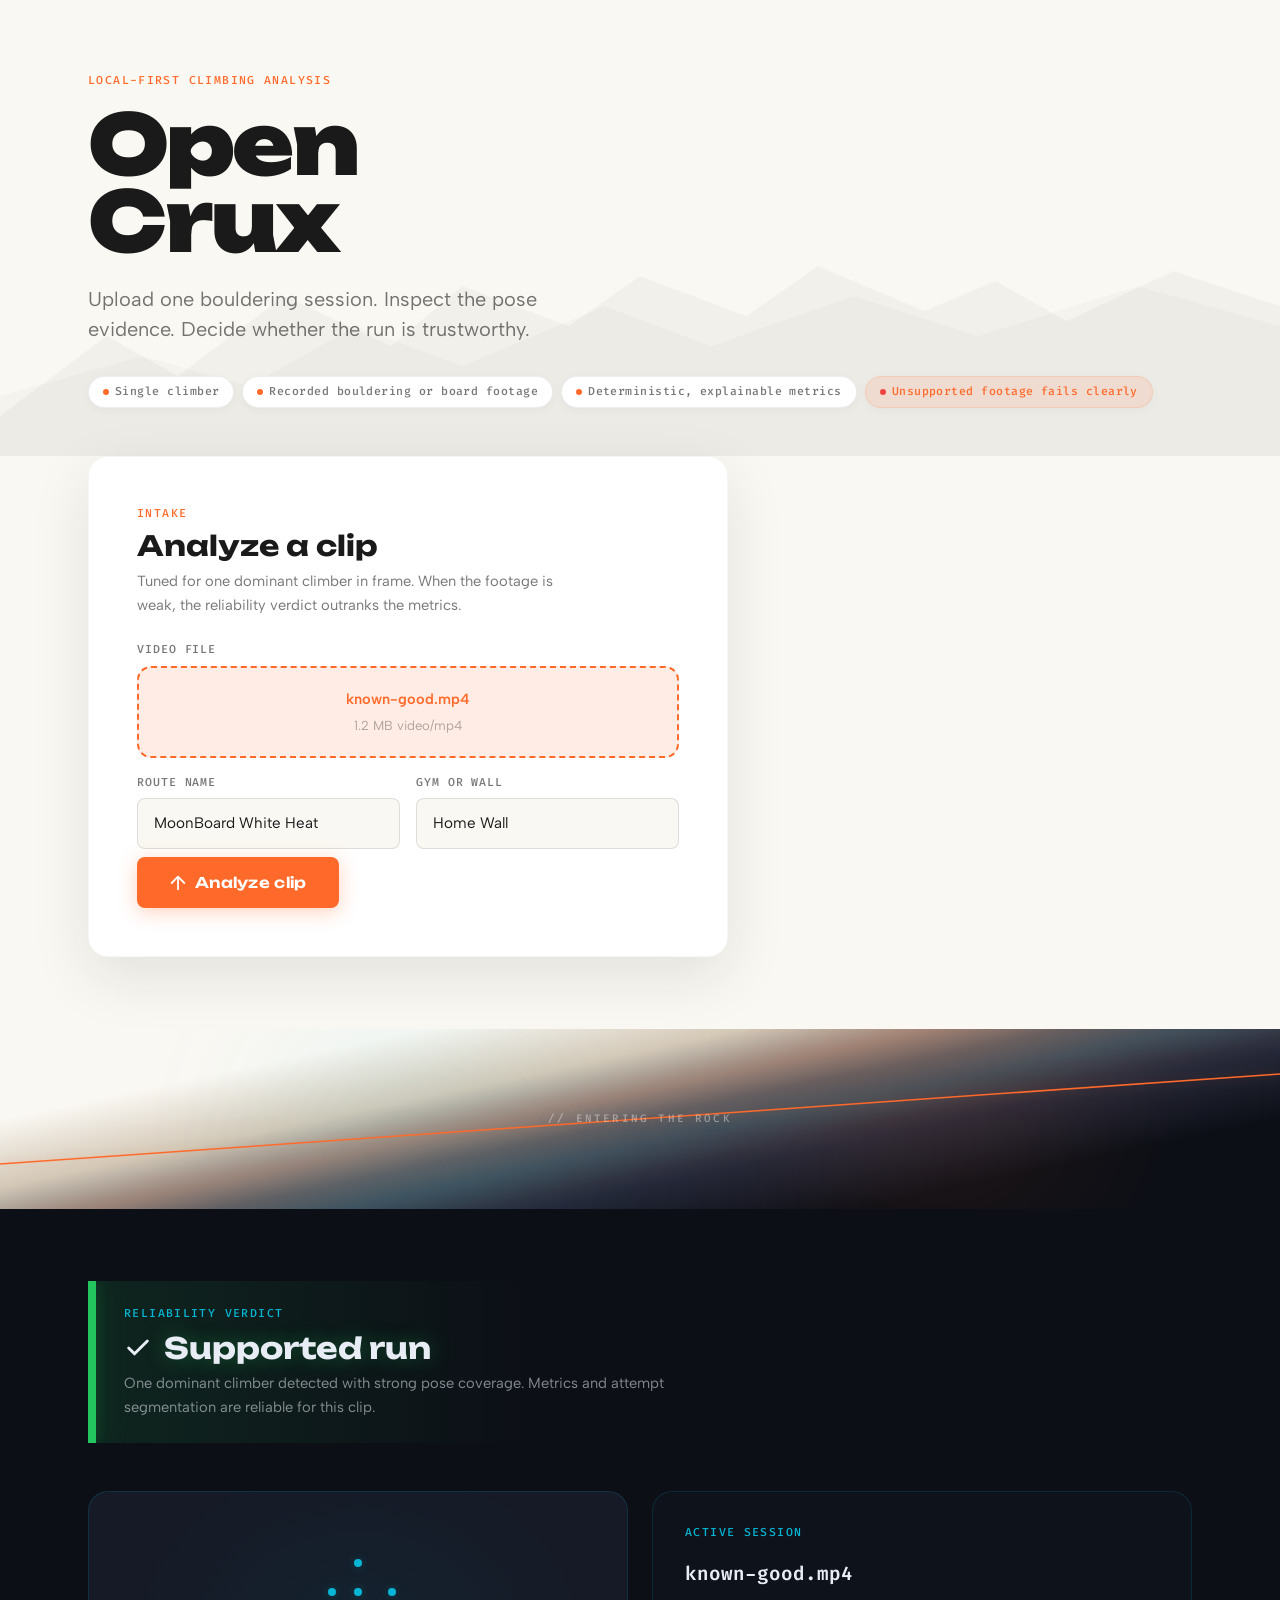
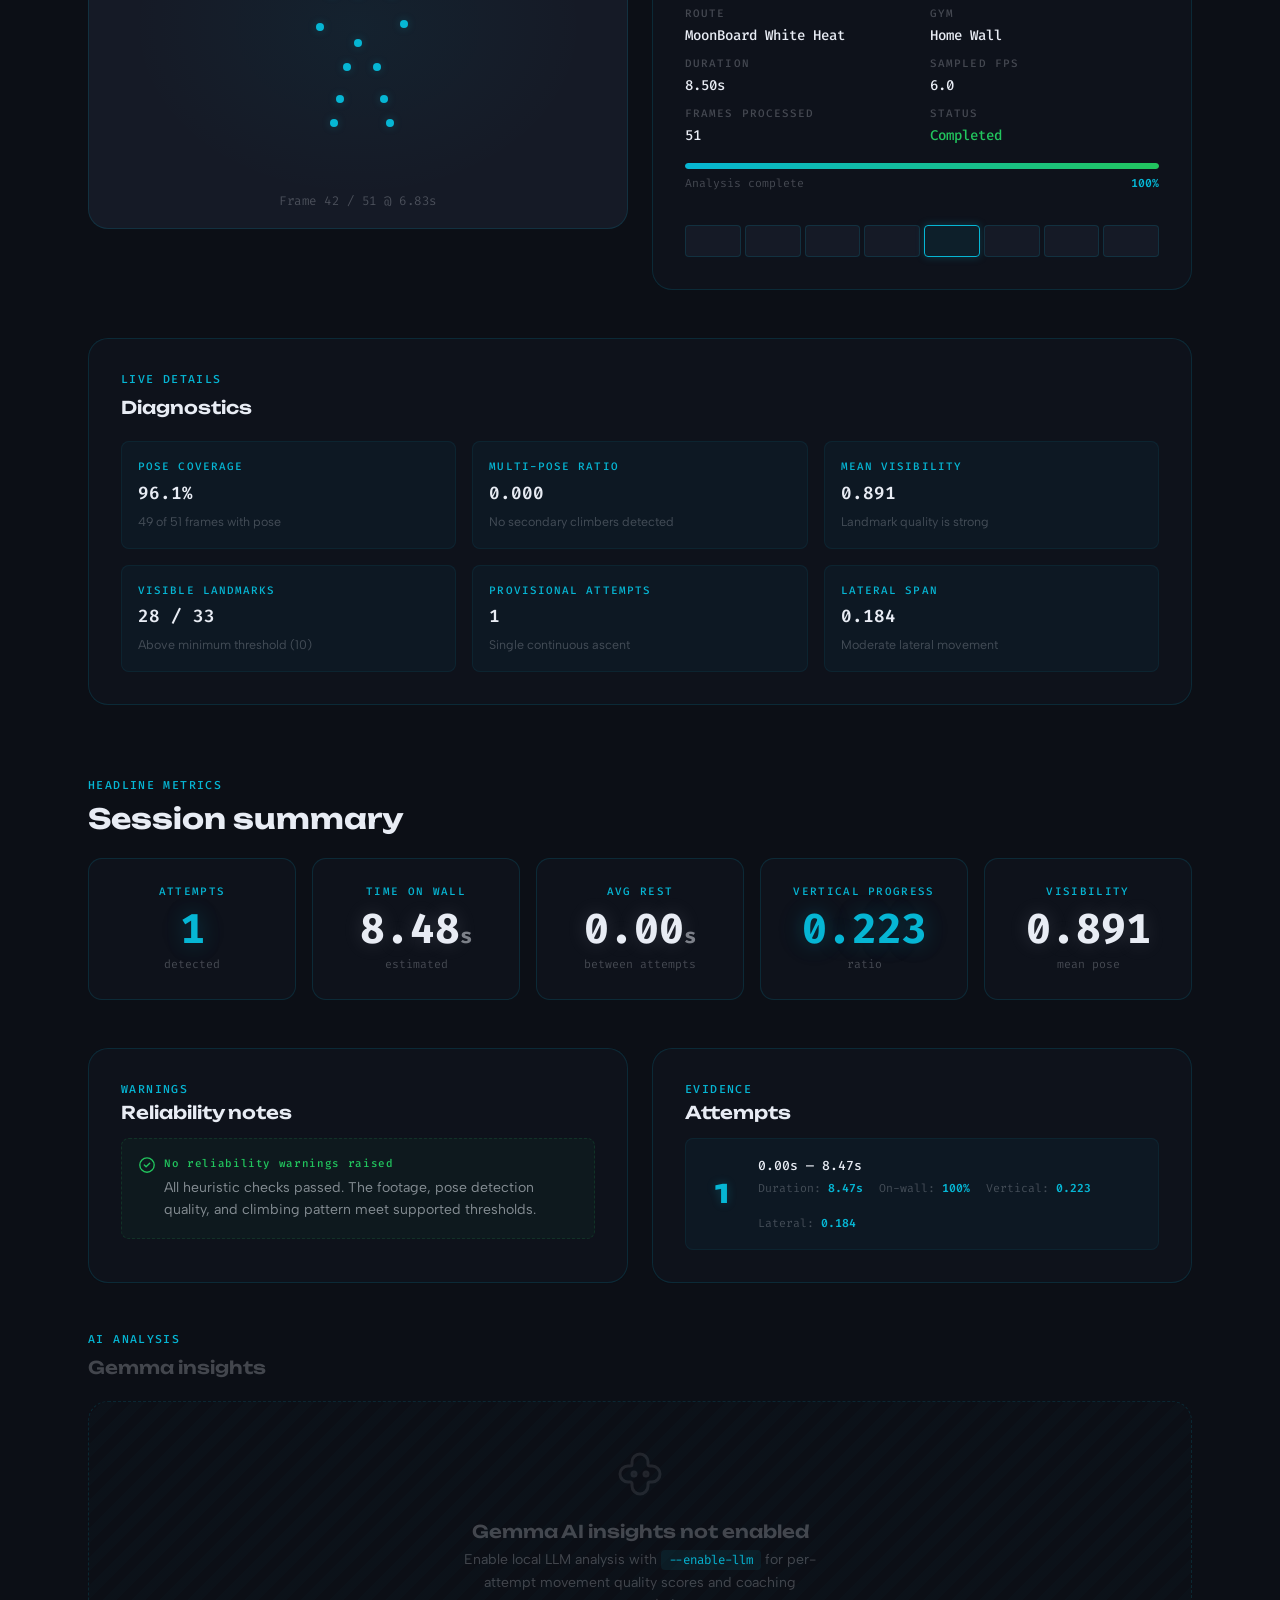
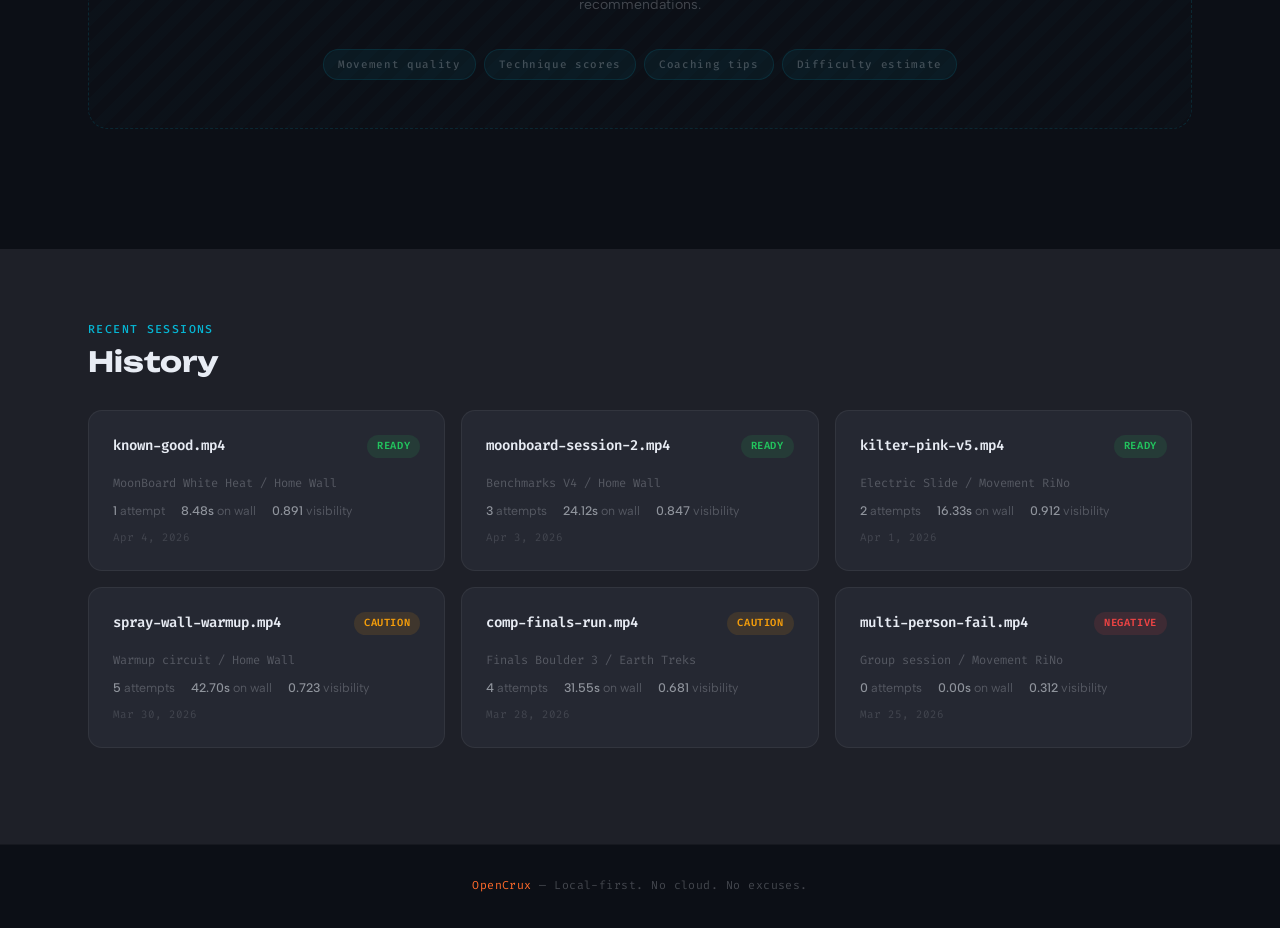
<file: prototypes/split-contrast.html>
<!DOCTYPE html>
<html lang="en">
<head>
  <meta charset="utf-8" />
  <meta name="viewport" content="width=device-width, initial-scale=1" />
  <title>OpenCrux - Split Contrast Prototype</title>
  <link rel="preconnect" href="https://fonts.googleapis.com" />
  <link rel="preconnect" href="https://fonts.gstatic.com" crossorigin />
  <link href="https://fonts.googleapis.com/css2?family=Albert+Sans:wght@300;400;500;600;700&family=Fira+Code:wght@400;500;600&family=Unbounded:wght@400;500;600;700;800;900&display=swap" rel="stylesheet" />
  <style>
    /* ============================================================
       OpenCrux Split Contrast — Design Prototype
       Light top / Dark analysis cave
       ============================================================ */

    /* --- CSS Custom Properties --- */
    :root {
      /* Light zone */
      --cream: #faf8f3;
      --cream-warm: #f5f0e8;
      --white-card: #ffffff;
      --ink: #1a1a1a;
      --ink-muted: rgba(26, 26, 26, 0.6);
      --ink-faint: rgba(26, 26, 26, 0.35);
      --warm-shadow: 0 8px 40px rgba(26, 26, 26, 0.08);
      --warm-shadow-lg: 0 20px 60px rgba(26, 26, 26, 0.1);

      /* Accent */
      --orange: #ff6a2a;
      --orange-hover: #ff5510;
      --orange-glow: rgba(255, 106, 42, 0.3);
      --orange-soft: rgba(255, 106, 42, 0.12);

      /* Dark zone */
      --obsidian: #0c0f16;
      --obsidian-card: rgba(16, 20, 30, 0.7);
      --obsidian-card-solid: #111520;
      --obsidian-elevated: #151a26;
      --cyan: #06b6d4;
      --cyan-glow: rgba(6, 182, 212, 0.25);
      --cyan-border: rgba(6, 182, 212, 0.15);
      --cyan-soft: rgba(6, 182, 212, 0.08);
      --ice: #e8ecf4;
      --ice-muted: rgba(232, 236, 244, 0.55);
      --ice-faint: rgba(232, 236, 244, 0.25);

      /* Status */
      --send-green: #22c55e;
      --send-green-glow: rgba(34, 197, 94, 0.35);
      --send-green-soft: rgba(34, 197, 94, 0.12);
      --warn-orange: #f59e0b;
      --warn-orange-soft: rgba(245, 158, 11, 0.12);
      --error-red: #ef4444;
      --error-red-soft: rgba(239, 68, 68, 0.12);

      /* Semi-light zone */
      --semi-light: #1e2028;
      --semi-light-card: #252832;

      /* Typography */
      --font-display: 'Unbounded', sans-serif;
      --font-body: 'Albert Sans', sans-serif;
      --font-data: 'Fira Code', monospace;

      /* Spacing */
      --space-xs: 4px;
      --space-sm: 8px;
      --space-md: 16px;
      --space-lg: 24px;
      --space-xl: 32px;
      --space-2xl: 48px;
      --space-3xl: 72px;
      --space-4xl: 96px;

      /* Radii */
      --radius-sm: 8px;
      --radius-md: 14px;
      --radius-lg: 20px;
      --radius-xl: 28px;
    }

    /* ============================================================
       Reset & Base
       ============================================================ */
    *, *::before, *::after {
      box-sizing: border-box;
    }

    body {
      margin: 0;
      padding: 0;
      min-height: 100vh;
      font-family: var(--font-body);
      font-size: 16px;
      line-height: 1.6;
      color: var(--ink);
      background: var(--cream);
      -webkit-font-smoothing: antialiased;
      -moz-osx-font-smoothing: grayscale;
      overflow-x: hidden;
    }

    h1, h2, h3, h4, p, dl, dd, dt, ul {
      margin: 0;
    }

    h1, h2, h3, h4 {
      font-family: var(--font-display);
      line-height: 1.1;
    }

    button, input {
      font: inherit;
      border: none;
      outline: none;
    }

    /* ============================================================
       Utility
       ============================================================ */
    .container {
      width: 100%;
      max-width: 1200px;
      margin: 0 auto;
      padding: 0 var(--space-md);
    }

    @media (min-width: 768px) {
      .container { padding: 0 var(--space-xl); }
    }

    @media (min-width: 1280px) {
      .container { padding: 0 var(--space-2xl); }
    }

    .eyebrow {
      font-family: var(--font-data);
      font-size: 0.72rem;
      font-weight: 500;
      letter-spacing: 0.12em;
      text-transform: uppercase;
    }

    /* ============================================================
       SECTION 1: Hero (LIGHT ZONE)
       ============================================================ */
    .hero {
      position: relative;
      background: var(--cream);
      padding: var(--space-3xl) 0 var(--space-2xl);
      overflow: hidden;
    }

    /* Mountain silhouette SVG background */
    .hero::before {
      content: '';
      position: absolute;
      bottom: 0;
      left: 0;
      right: 0;
      height: 200px;
      background:
        url("data:image/svg+xml,%3Csvg xmlns='http://www.w3.org/2000/svg' viewBox='0 0 1440 200' preserveAspectRatio='none'%3E%3Cpath d='M0 200 L0 160 L120 80 L200 120 L320 40 L440 90 L520 30 L640 70 L720 20 L840 60 L920 10 L1040 55 L1120 25 L1200 65 L1320 15 L1440 50 L1440 200Z' fill='rgba(26,26,26,0.03)'/%3E%3Cpath d='M0 200 L0 140 L160 100 L280 130 L400 70 L520 110 L680 50 L800 90 L960 40 L1100 80 L1280 30 L1440 70 L1440 200Z' fill='rgba(26,26,26,0.02)'/%3E%3C/svg%3E") no-repeat bottom center;
      background-size: cover;
      pointer-events: none;
    }

    .hero-content {
      position: relative;
      z-index: 1;
    }

    .hero-eyebrow {
      color: var(--orange);
      margin-bottom: var(--space-md);
    }

    .hero h1 {
      font-size: clamp(2.8rem, 2rem + 4vw, 6rem);
      font-weight: 900;
      color: var(--ink);
      letter-spacing: -0.03em;
      line-height: 0.92;
      margin-bottom: var(--space-lg);
    }

    .hero-tagline {
      font-size: clamp(1rem, 0.9rem + 0.5vw, 1.25rem);
      color: var(--ink-muted);
      max-width: 480px;
      line-height: 1.5;
      margin-bottom: var(--space-xl);
    }

    .chip-group {
      display: flex;
      flex-wrap: wrap;
      gap: var(--space-sm);
    }

    .chip {
      display: inline-flex;
      align-items: center;
      gap: 6px;
      padding: 6px 14px;
      border-radius: 100px;
      font-family: var(--font-data);
      font-size: 0.72rem;
      font-weight: 500;
      letter-spacing: 0.04em;
      background: var(--white-card);
      color: var(--ink-muted);
      border: 1px solid rgba(26, 26, 26, 0.08);
      box-shadow: 0 2px 8px rgba(26, 26, 26, 0.04);
      transition: transform 0.2s ease, box-shadow 0.2s ease;
    }

    .chip:hover {
      transform: translateY(-1px);
      box-shadow: 0 4px 14px rgba(26, 26, 26, 0.08);
    }

    .chip-dot {
      width: 6px;
      height: 6px;
      border-radius: 50%;
      background: var(--orange);
    }

    .chip--alert {
      background: var(--orange-soft);
      color: var(--orange);
      border-color: rgba(255, 106, 42, 0.15);
    }

    .chip--alert .chip-dot {
      background: var(--error-red);
    }

    /* ============================================================
       SECTION 2: Upload Form (LIGHT ZONE)
       ============================================================ */
    .upload-section {
      background: var(--cream);
      padding: 0 0 var(--space-3xl);
    }

    .upload-card {
      background: var(--white-card);
      border-radius: var(--radius-lg);
      padding: var(--space-xl);
      box-shadow: var(--warm-shadow-lg);
      border: 1px solid rgba(26, 26, 26, 0.04);
      max-width: 640px;
    }

    @media (min-width: 768px) {
      .upload-card {
        padding: var(--space-2xl);
      }
    }

    .upload-card .eyebrow {
      color: var(--orange);
      margin-bottom: var(--space-sm);
    }

    .upload-card h2 {
      font-size: clamp(1.3rem, 1.1rem + 0.8vw, 1.8rem);
      font-weight: 700;
      color: var(--ink);
      margin-bottom: var(--space-sm);
    }

    .upload-card .form-description {
      color: var(--ink-muted);
      font-size: 0.92rem;
      margin-bottom: var(--space-lg);
      max-width: 440px;
    }

    .form-grid {
      display: grid;
      gap: var(--space-md);
    }

    @media (min-width: 768px) {
      .form-grid {
        grid-template-columns: 1fr 1fr;
      }
      .form-grid .field--full {
        grid-column: 1 / -1;
      }
    }

    .field {
      display: flex;
      flex-direction: column;
      gap: 6px;
    }

    .field label {
      font-family: var(--font-data);
      font-size: 0.72rem;
      font-weight: 500;
      letter-spacing: 0.08em;
      text-transform: uppercase;
      color: var(--ink-muted);
    }

    .field input {
      padding: 12px 16px;
      border-radius: var(--radius-sm);
      border: 1.5px solid rgba(26, 26, 26, 0.12);
      background: var(--cream);
      color: var(--ink);
      font-size: 0.95rem;
      transition: border-color 0.2s ease, box-shadow 0.2s ease;
    }

    .field input:focus {
      border-color: var(--orange);
      box-shadow: 0 0 0 3px var(--orange-soft);
    }

    .field input::placeholder {
      color: var(--ink-faint);
    }

    .file-input-wrapper {
      position: relative;
      padding: 20px 16px;
      border: 2px dashed rgba(26, 26, 26, 0.15);
      border-radius: var(--radius-md);
      background: var(--cream-warm);
      text-align: center;
      cursor: pointer;
      transition: border-color 0.2s, background 0.2s;
    }

    .file-input-wrapper:hover {
      border-color: var(--orange);
      background: var(--orange-soft);
    }

    .file-input-wrapper input[type="file"] {
      position: absolute;
      inset: 0;
      opacity: 0;
      cursor: pointer;
    }

    .file-input-label {
      font-weight: 600;
      color: var(--ink);
      font-size: 0.92rem;
    }

    .file-input-hint {
      color: var(--ink-faint);
      font-size: 0.82rem;
      margin-top: 4px;
    }

    .submit-btn {
      display: inline-flex;
      align-items: center;
      justify-content: center;
      gap: 8px;
      padding: 14px 32px;
      background: var(--orange);
      color: #fff;
      font-family: var(--font-display);
      font-size: 0.92rem;
      font-weight: 600;
      letter-spacing: 0.02em;
      border: none;
      border-radius: var(--radius-sm);
      cursor: pointer;
      transition: background 0.2s ease, transform 0.15s ease, box-shadow 0.2s ease;
      box-shadow: 0 4px 20px var(--orange-glow);
      margin-top: var(--space-sm);
    }

    .submit-btn:hover {
      background: var(--orange-hover);
      transform: translateY(-1px);
      box-shadow: 0 8px 30px var(--orange-glow);
    }

    .submit-btn:active {
      transform: translateY(0);
    }

    .submit-btn svg {
      width: 18px;
      height: 18px;
    }

    /* ============================================================
       SECTION 3: DRAMATIC TRANSITION
       ============================================================ */
    .split-transition {
      position: relative;
      height: 180px;
      overflow: hidden;
    }

    .split-transition::before {
      content: '';
      position: absolute;
      inset: 0;
      background: linear-gradient(
        168deg,
        var(--cream) 0%,
        var(--cream) 20%,
        #d4c9b8 35%,
        #5c5a60 50%,
        #252838 65%,
        var(--obsidian) 80%,
        var(--obsidian) 100%
      );
    }

    /* Diagonal slash shape */
    .split-transition::after {
      content: '';
      position: absolute;
      inset: 0;
      background: linear-gradient(
        168deg,
        transparent 0%,
        transparent 38%,
        rgba(255, 106, 42, 0.12) 44%,
        rgba(6, 182, 212, 0.08) 56%,
        transparent 62%,
        transparent 100%
      );
      animation: split-shimmer 6s ease-in-out infinite alternate;
    }

    @keyframes split-shimmer {
      0%   { opacity: 0.5; }
      50%  { opacity: 1; }
      100% { opacity: 0.5; }
    }

    /* The SVG "crack" line */
    .split-crack {
      position: absolute;
      top: 0;
      left: 0;
      width: 100%;
      height: 100%;
      z-index: 2;
      pointer-events: none;
    }

    .split-crack line {
      stroke: var(--orange);
      stroke-width: 1.5;
      filter: drop-shadow(0 0 6px var(--orange-glow)) drop-shadow(0 0 20px rgba(255, 106, 42, 0.15));
    }

    /* "Entering the rock" text */
    .split-label {
      position: absolute;
      top: 50%;
      left: 50%;
      transform: translate(-50%, -50%);
      z-index: 3;
      font-family: var(--font-data);
      font-size: 0.68rem;
      font-weight: 500;
      letter-spacing: 0.2em;
      text-transform: uppercase;
      color: rgba(255, 255, 255, 0.4);
      text-shadow: 0 0 20px rgba(6, 182, 212, 0.3);
      white-space: nowrap;
    }

    /* ============================================================
       DARK ZONE — Common styles
       ============================================================ */
    .dark-zone {
      background: var(--obsidian);
      color: var(--ice);
      padding: var(--space-3xl) 0;
    }

    .dark-zone .eyebrow {
      color: var(--cyan);
    }

    .dark-zone h2 {
      color: var(--ice);
    }

    .dark-zone h3 {
      color: var(--ice);
    }

    .glass-card {
      background: var(--obsidian-card);
      border: 1px solid var(--cyan-border);
      border-radius: var(--radius-lg);
      padding: var(--space-lg);
      backdrop-filter: blur(12px);
      -webkit-backdrop-filter: blur(12px);
      transition: border-color 0.3s ease, transform 0.3s ease;
    }

    .glass-card:hover {
      border-color: rgba(6, 182, 212, 0.3);
      transform: translateY(-2px);
    }

    @media (min-width: 768px) {
      .glass-card { padding: var(--space-xl); }
    }

    .section-gap {
      margin-bottom: var(--space-2xl);
    }

    @media (min-width: 768px) {
      .section-gap { margin-bottom: var(--space-3xl); }
    }

    /* ============================================================
       SECTION 4: Verdict Band (DARK)
       ============================================================ */
    .verdict-band {
      border-left: 4px solid var(--send-green);
      padding: var(--space-lg) var(--space-xl);
      border-radius: 0 var(--radius-md) var(--radius-md) 0;
      background: linear-gradient(90deg, var(--send-green-soft) 0%, transparent 40%);
      margin-bottom: var(--space-2xl);
      position: relative;
      overflow: hidden;
    }

    .verdict-band::before {
      content: '';
      position: absolute;
      left: 0;
      top: 0;
      bottom: 0;
      width: 4px;
      background: var(--send-green);
      box-shadow: 0 0 12px var(--send-green-glow), 0 0 30px var(--send-green-glow);
    }

    .verdict-eyebrow {
      color: var(--send-green);
      margin-bottom: var(--space-sm);
    }

    .verdict-title {
      font-size: clamp(1.4rem, 1.2rem + 0.8vw, 2rem);
      font-weight: 700;
      color: var(--send-green);
      text-shadow: 0 0 20px var(--send-green-glow);
      margin-bottom: var(--space-sm);
      display: flex;
      align-items: center;
      gap: 12px;
    }

    .verdict-icon {
      width: 28px;
      height: 28px;
      flex-shrink: 0;
    }

    .verdict-message {
      color: var(--ice-muted);
      font-size: 0.92rem;
      max-width: 600px;
    }

    /* ============================================================
       SECTION 5: Frame Preview (DARK)
       ============================================================ */
    .frame-preview {
      display: grid;
      gap: var(--space-lg);
      margin-bottom: var(--space-2xl);
    }

    @media (min-width: 768px) {
      .frame-preview {
        grid-template-columns: 1fr 1fr;
      }
    }

    .frame-stage {
      aspect-ratio: 16 / 10;
      background: var(--obsidian-elevated);
      border: 1px solid var(--cyan-border);
      border-radius: var(--radius-lg);
      display: flex;
      align-items: center;
      justify-content: center;
      position: relative;
      overflow: hidden;
    }

    .frame-stage-placeholder {
      display: flex;
      flex-direction: column;
      align-items: center;
      gap: var(--space-md);
      color: var(--ice-faint);
    }

    .frame-stage-placeholder svg {
      width: 64px;
      height: 64px;
      opacity: 0.3;
    }

    .frame-stage-placeholder p {
      font-family: var(--font-data);
      font-size: 0.78rem;
      letter-spacing: 0.04em;
    }

    /* Simulated skeleton overlay */
    .skeleton-overlay {
      position: absolute;
      inset: 0;
      background:
        radial-gradient(ellipse at 50% 40%, rgba(6, 182, 212, 0.05) 0%, transparent 60%);
    }

    .skeleton-figure {
      position: absolute;
      top: 20%;
      left: 50%;
      transform: translateX(-50%);
      width: 100px;
      height: 160px;
    }

    .skeleton-figure .joint {
      position: absolute;
      width: 8px;
      height: 8px;
      border-radius: 50%;
      background: var(--cyan);
      box-shadow: 0 0 8px var(--cyan-glow);
    }

    .skeleton-figure .bone {
      position: absolute;
      background: var(--cyan);
      opacity: 0.4;
      height: 2px;
      transform-origin: left center;
    }

    .frame-info-card {
      display: flex;
      flex-direction: column;
      gap: var(--space-md);
    }

    .frame-info-card .session-filename {
      font-family: var(--font-data);
      font-size: clamp(1rem, 0.9rem + 0.4vw, 1.2rem);
      font-weight: 600;
      color: var(--ice);
    }

    .frame-meta-grid {
      display: grid;
      grid-template-columns: 1fr 1fr;
      gap: var(--space-sm) var(--space-md);
    }

    .frame-meta-item {
      display: flex;
      flex-direction: column;
      gap: 2px;
    }

    .frame-meta-label {
      font-family: var(--font-data);
      font-size: 0.68rem;
      font-weight: 500;
      letter-spacing: 0.1em;
      text-transform: uppercase;
      color: var(--ice-faint);
    }

    .frame-meta-value {
      font-family: var(--font-data);
      font-size: 0.88rem;
      font-weight: 500;
      color: var(--ice);
    }

    .progress-track {
      width: 100%;
      height: 6px;
      background: rgba(255, 255, 255, 0.06);
      border-radius: 3px;
      overflow: hidden;
      margin-top: auto;
    }

    .progress-bar {
      height: 100%;
      width: 100%;
      background: linear-gradient(90deg, var(--cyan), var(--send-green));
      border-radius: 3px;
      box-shadow: 0 0 12px var(--cyan-glow);
    }

    .progress-label {
      display: flex;
      justify-content: space-between;
      margin-top: 6px;
    }

    .progress-label span {
      font-family: var(--font-data);
      font-size: 0.72rem;
      color: var(--ice-faint);
    }

    .progress-label .progress-percent {
      color: var(--cyan);
      font-weight: 600;
    }

    /* Frame scrubber mock */
    .scrubber-row {
      display: flex;
      gap: 4px;
      margin-top: var(--space-md);
    }

    .scrubber-thumb {
      flex: 1;
      height: 32px;
      background: var(--obsidian-elevated);
      border: 1px solid var(--cyan-border);
      border-radius: 4px;
      transition: border-color 0.2s, transform 0.2s;
      cursor: pointer;
    }

    .scrubber-thumb:hover {
      border-color: var(--cyan);
      transform: scaleY(1.15);
    }

    .scrubber-thumb.active {
      border-color: var(--cyan);
      background: var(--cyan-soft);
      box-shadow: 0 0 8px var(--cyan-glow);
    }

    /* ============================================================
       SECTION 6: Diagnostics (DARK)
       ============================================================ */
    .diagnostics-grid {
      display: grid;
      gap: var(--space-md);
    }

    @media (min-width: 768px) {
      .diagnostics-grid {
        grid-template-columns: 1fr 1fr;
      }
    }

    @media (min-width: 1280px) {
      .diagnostics-grid {
        grid-template-columns: 1fr 1fr 1fr;
      }
    }

    .diag-item {
      display: flex;
      flex-direction: column;
      gap: 4px;
      padding: var(--space-md);
      background: rgba(6, 182, 212, 0.04);
      border-radius: var(--radius-sm);
      border: 1px solid rgba(6, 182, 212, 0.08);
    }

    .diag-label {
      font-family: var(--font-data);
      font-size: 0.68rem;
      font-weight: 500;
      letter-spacing: 0.1em;
      text-transform: uppercase;
      color: var(--cyan);
    }

    .diag-value {
      font-family: var(--font-data);
      font-size: 1.1rem;
      font-weight: 600;
      color: var(--ice);
    }

    .diag-note {
      font-size: 0.78rem;
      color: var(--ice-faint);
    }

    /* ============================================================
       SECTION 7: Metrics Grid (DARK)
       ============================================================ */
    .metrics-section {
      margin-bottom: var(--space-2xl);
    }

    .metrics-header {
      margin-bottom: var(--space-lg);
    }

    .metrics-header h2 {
      font-size: clamp(1.3rem, 1.1rem + 0.8vw, 1.8rem);
      font-weight: 700;
    }

    .metrics-grid {
      display: grid;
      grid-template-columns: 1fr 1fr;
      gap: var(--space-md);
    }

    @media (min-width: 768px) {
      .metrics-grid {
        grid-template-columns: repeat(3, 1fr);
      }
    }

    @media (min-width: 1280px) {
      .metrics-grid {
        grid-template-columns: repeat(5, 1fr);
      }
    }

    .metric-card {
      background: var(--obsidian-card);
      border: 1px solid var(--cyan-border);
      border-radius: var(--radius-md);
      padding: var(--space-lg);
      text-align: center;
      transition: border-color 0.3s, transform 0.3s;
    }

    .metric-card:hover {
      border-color: rgba(6, 182, 212, 0.35);
      transform: translateY(-3px);
    }

    .metric-label {
      font-family: var(--font-data);
      font-size: 0.68rem;
      font-weight: 500;
      letter-spacing: 0.12em;
      text-transform: uppercase;
      color: var(--cyan);
      margin-bottom: var(--space-sm);
    }

    .metric-value {
      font-family: var(--font-data);
      font-size: clamp(1.8rem, 1.4rem + 1.5vw, 2.8rem);
      font-weight: 700;
      color: var(--ice);
      text-shadow: 0 0 20px rgba(232, 236, 244, 0.15);
      line-height: 1;
      margin-bottom: 6px;
    }

    .metric-value.glow-cyan {
      color: var(--cyan);
      text-shadow: 0 0 20px var(--cyan-glow), 0 0 40px rgba(6, 182, 212, 0.1);
    }

    .metric-unit {
      font-family: var(--font-data);
      font-size: 0.72rem;
      color: var(--ice-faint);
    }

    /* ============================================================
       SECTION 8: Warnings + Attempts (DARK)
       ============================================================ */
    .evidence-grid {
      display: grid;
      gap: var(--space-lg);
      margin-bottom: var(--space-2xl);
    }

    @media (min-width: 768px) {
      .evidence-grid {
        grid-template-columns: 1fr 1fr;
      }
    }

    .evidence-card-header {
      display: flex;
      align-items: baseline;
      gap: var(--space-sm);
      margin-bottom: var(--space-md);
    }

    .evidence-card-header h3 {
      font-size: 1.1rem;
      font-weight: 600;
    }

    .warning-list {
      display: flex;
      flex-direction: column;
      gap: var(--space-sm);
    }

    .warning-item {
      display: flex;
      align-items: flex-start;
      gap: var(--space-sm);
      padding: var(--space-md);
      background: rgba(245, 158, 11, 0.06);
      border: 1px solid rgba(245, 158, 11, 0.12);
      border-radius: var(--radius-sm);
      font-size: 0.88rem;
      color: var(--ice-muted);
    }

    .warning-item .warning-icon {
      flex-shrink: 0;
      width: 18px;
      height: 18px;
      color: var(--warn-orange);
      margin-top: 1px;
    }

    .warning-item.info {
      background: rgba(6, 182, 212, 0.06);
      border-color: var(--cyan-border);
    }

    .warning-item.info .warning-icon {
      color: var(--cyan);
    }

    .warning-code {
      font-family: var(--font-data);
      font-size: 0.68rem;
      font-weight: 500;
      letter-spacing: 0.06em;
      color: var(--warn-orange);
      margin-bottom: 4px;
    }

    .warning-item.info .warning-code {
      color: var(--cyan);
    }

    .attempt-list {
      display: flex;
      flex-direction: column;
      gap: var(--space-sm);
    }

    .attempt-item {
      display: flex;
      align-items: center;
      gap: var(--space-md);
      padding: var(--space-md);
      background: rgba(6, 182, 212, 0.04);
      border: 1px solid rgba(6, 182, 212, 0.08);
      border-radius: var(--radius-sm);
      transition: border-color 0.2s;
    }

    .attempt-item:hover {
      border-color: var(--cyan-border);
    }

    .attempt-number {
      font-family: var(--font-display);
      font-size: 1.6rem;
      font-weight: 800;
      color: var(--cyan);
      text-shadow: 0 0 10px var(--cyan-glow);
      min-width: 40px;
      text-align: center;
    }

    .attempt-details {
      flex: 1;
    }

    .attempt-details .attempt-range {
      font-family: var(--font-data);
      font-size: 0.82rem;
      font-weight: 500;
      color: var(--ice);
      margin-bottom: 4px;
    }

    .attempt-stats {
      display: flex;
      gap: var(--space-md);
      flex-wrap: wrap;
    }

    .attempt-stat {
      font-family: var(--font-data);
      font-size: 0.72rem;
      color: var(--ice-faint);
    }

    .attempt-stat strong {
      color: var(--cyan);
      font-weight: 600;
    }

    /* ============================================================
       SECTION 9: AI Insights — Disabled Placeholder (DARK)
       ============================================================ */
    .ai-section {
      margin-bottom: var(--space-2xl);
    }

    .ai-placeholder {
      position: relative;
      border: 1px dashed rgba(6, 182, 212, 0.15);
      border-radius: var(--radius-lg);
      padding: var(--space-2xl) var(--space-lg);
      text-align: center;
      overflow: hidden;
    }

    .ai-placeholder::before {
      content: '';
      position: absolute;
      inset: 0;
      background: repeating-linear-gradient(
        -45deg,
        transparent,
        transparent 10px,
        rgba(6, 182, 212, 0.015) 10px,
        rgba(6, 182, 212, 0.015) 20px
      );
    }

    .ai-placeholder-content {
      position: relative;
      z-index: 1;
    }

    .ai-placeholder .ai-icon {
      width: 48px;
      height: 48px;
      color: var(--ice-faint);
      margin-bottom: var(--space-md);
      opacity: 0.4;
    }

    .ai-placeholder h3 {
      font-size: 1.1rem;
      font-weight: 600;
      color: var(--ice-faint);
      margin-bottom: var(--space-sm);
    }

    .ai-placeholder p {
      color: var(--ice-faint);
      font-size: 0.88rem;
      max-width: 400px;
      margin: 0 auto;
    }

    .ai-badge {
      display: inline-flex;
      align-items: center;
      gap: 6px;
      padding: 6px 14px;
      border-radius: 100px;
      background: rgba(6, 182, 212, 0.06);
      border: 1px solid rgba(6, 182, 212, 0.12);
      font-family: var(--font-data);
      font-size: 0.68rem;
      font-weight: 500;
      letter-spacing: 0.06em;
      color: var(--ice-faint);
      margin-top: var(--space-md);
    }

    /* ============================================================
       SECTION 10: History (SEMI-LIGHT ZONE)
       ============================================================ */
    .history-zone {
      background: var(--semi-light);
      padding: var(--space-3xl) 0 var(--space-4xl);
    }

    .history-header {
      margin-bottom: var(--space-xl);
    }

    .history-header .eyebrow {
      color: var(--cyan);
      margin-bottom: var(--space-sm);
    }

    .history-header h2 {
      font-size: clamp(1.3rem, 1.1rem + 0.8vw, 1.8rem);
      font-weight: 700;
      color: var(--ice);
    }

    .history-grid {
      display: grid;
      gap: var(--space-md);
      grid-template-columns: 1fr;
    }

    @media (min-width: 768px) {
      .history-grid {
        grid-template-columns: 1fr 1fr;
      }
    }

    @media (min-width: 1280px) {
      .history-grid {
        grid-template-columns: repeat(3, 1fr);
      }
    }

    .history-card {
      background: var(--semi-light-card);
      border: 1px solid rgba(255, 255, 255, 0.06);
      border-radius: var(--radius-md);
      padding: var(--space-lg);
      transition: border-color 0.3s, transform 0.3s, box-shadow 0.3s;
      cursor: pointer;
    }

    .history-card:hover {
      border-color: rgba(6, 182, 212, 0.2);
      transform: translateY(-3px);
      box-shadow: 0 12px 40px rgba(0, 0, 0, 0.2);
    }

    .history-card-top {
      display: flex;
      align-items: flex-start;
      justify-content: space-between;
      gap: var(--space-sm);
      margin-bottom: var(--space-md);
    }

    .history-filename {
      font-family: var(--font-data);
      font-size: 0.88rem;
      font-weight: 600;
      color: var(--ice);
      word-break: break-all;
    }

    .history-verdict {
      flex-shrink: 0;
      padding: 3px 10px;
      border-radius: 100px;
      font-family: var(--font-data);
      font-size: 0.65rem;
      font-weight: 600;
      letter-spacing: 0.06em;
      text-transform: uppercase;
    }

    .history-verdict.ready {
      background: var(--send-green-soft);
      color: var(--send-green);
    }

    .history-verdict.caution {
      background: var(--warn-orange-soft);
      color: var(--warn-orange);
    }

    .history-verdict.negative {
      background: var(--error-red-soft);
      color: var(--error-red);
    }

    .history-meta {
      display: flex;
      flex-wrap: wrap;
      gap: var(--space-sm) var(--space-md);
    }

    .history-meta-item {
      font-size: 0.78rem;
      color: var(--ice-faint);
    }

    .history-meta-item strong {
      color: var(--ice-muted);
      font-weight: 500;
    }

    .history-route {
      font-family: var(--font-data);
      font-size: 0.75rem;
      color: var(--ice-faint);
      margin-bottom: var(--space-sm);
    }

    .history-date {
      font-family: var(--font-data);
      font-size: 0.68rem;
      color: var(--ice-faint);
      margin-top: var(--space-sm);
      opacity: 0.6;
    }

    /* ============================================================
       Scroll Animations
       ============================================================ */
    .reveal {
      opacity: 0;
      transform: translateY(24px);
      transition: opacity 0.7s ease, transform 0.7s ease;
    }

    .reveal.visible {
      opacity: 1;
      transform: translateY(0);
    }

    .reveal-delay-1 { transition-delay: 0.1s; }
    .reveal-delay-2 { transition-delay: 0.2s; }
    .reveal-delay-3 { transition-delay: 0.3s; }
    .reveal-delay-4 { transition-delay: 0.4s; }

    /* ============================================================
       Footer
       ============================================================ */
    .footer {
      background: var(--obsidian);
      border-top: 1px solid rgba(255, 255, 255, 0.04);
      padding: var(--space-xl) 0;
      text-align: center;
    }

    .footer p {
      font-family: var(--font-data);
      font-size: 0.72rem;
      color: var(--ice-faint);
      letter-spacing: 0.04em;
    }

    .footer .footer-accent {
      color: var(--orange);
    }

    /* ============================================================
       Ambient glow pulse on the split
       ============================================================ */
    @keyframes glow-pulse {
      0%   { opacity: 0.4; }
      50%  { opacity: 0.8; }
      100% { opacity: 0.4; }
    }

    .split-glow-orb {
      position: absolute;
      width: 300px;
      height: 300px;
      border-radius: 50%;
      filter: blur(80px);
      pointer-events: none;
      animation: glow-pulse 4s ease-in-out infinite;
    }

    .split-glow-orb.orange {
      background: var(--orange);
      opacity: 0.08;
      top: -100px;
      right: 15%;
    }

    .split-glow-orb.cyan {
      background: var(--cyan);
      opacity: 0.06;
      bottom: -100px;
      left: 20%;
    }
  </style>
</head>
<body>

  <!-- ============================================================
       SECTION 1: Hero (LIGHT ZONE)
       ============================================================ -->
  <section class="hero">
    <div class="container hero-content">
      <p class="eyebrow hero-eyebrow reveal">Local-first climbing analysis</p>
      <h1 class="reveal reveal-delay-1">Open<br>Crux</h1>
      <p class="hero-tagline reveal reveal-delay-2">
        Upload one bouldering session. Inspect the pose evidence.
        Decide whether the run is trustworthy.
      </p>
      <div class="chip-group reveal reveal-delay-3">
        <span class="chip"><span class="chip-dot"></span> Single climber</span>
        <span class="chip"><span class="chip-dot"></span> Recorded bouldering or board footage</span>
        <span class="chip"><span class="chip-dot"></span> Deterministic, explainable metrics</span>
        <span class="chip chip--alert"><span class="chip-dot"></span> Unsupported footage fails clearly</span>
      </div>
    </div>
  </section>

  <!-- ============================================================
       SECTION 2: Upload Form (LIGHT ZONE)
       ============================================================ -->
  <section class="upload-section">
    <div class="container">
      <div class="upload-card reveal">
        <p class="eyebrow">Intake</p>
        <h2>Analyze a clip</h2>
        <p class="form-description">
          Tuned for one dominant climber in frame. When the footage is weak,
          the reliability verdict outranks the metrics.
        </p>
        <div class="form-grid">
          <div class="field field--full">
            <label for="video-file">Video file</label>
            <div class="file-input-wrapper" style="border-color: var(--orange); background: var(--orange-soft);">
              <input type="file" id="video-file" accept="video/*" />
              <p class="file-input-label" style="color: var(--orange);">known-good.mp4</p>
              <p class="file-input-hint">1.2 MB video/mp4</p>
            </div>
          </div>
          <div class="field">
            <label for="route-name">Route name</label>
            <input type="text" id="route-name" value="MoonBoard White Heat" readonly />
          </div>
          <div class="field">
            <label for="gym-name">Gym or wall</label>
            <input type="text" id="gym-name" value="Home Wall" readonly />
          </div>
        </div>
        <button class="submit-btn" type="button">
          <svg viewBox="0 0 20 20" fill="none" stroke="currentColor" stroke-width="2" stroke-linecap="round" stroke-linejoin="round">
            <path d="M10 3v14M3 10l7-7 7 7" />
          </svg>
          Analyze clip
        </button>
      </div>
    </div>
  </section>

  <!-- ============================================================
       SECTION 3: DRAMATIC TRANSITION
       ============================================================ -->
  <div class="split-transition">
    <div class="split-glow-orb orange"></div>
    <div class="split-glow-orb cyan"></div>
    <svg class="split-crack" viewBox="0 0 1440 180" preserveAspectRatio="none">
      <line x1="0" y1="135" x2="1440" y2="45" />
    </svg>
    <span class="split-label">// entering the rock</span>
  </div>

  <!-- ============================================================
       DARK ZONE — Analysis workspace
       ============================================================ -->
  <div class="dark-zone">
    <div class="container">

      <!-- SECTION 4: Verdict Band -->
      <div class="verdict-band reveal">
        <p class="eyebrow verdict-eyebrow">Reliability verdict</p>
        <h2 class="verdict-title">
          <svg class="verdict-icon" viewBox="0 0 24 24" fill="none" stroke="currentColor" stroke-width="2.5" stroke-linecap="round" stroke-linejoin="round">
            <path d="M20 6L9 17l-5-5" />
          </svg>
          Supported run
        </h2>
        <p class="verdict-message">
          One dominant climber detected with strong pose coverage.
          Metrics and attempt segmentation are reliable for this clip.
        </p>
      </div>

      <!-- SECTION 5: Frame Preview -->
      <div class="frame-preview section-gap">
        <div class="frame-stage reveal">
          <div class="skeleton-overlay"></div>
          <div class="skeleton-figure">
            <!-- Simulated stick-figure skeleton joints -->
            <span class="joint" style="top: 0; left: 50%; transform: translateX(-50%);"></span>
            <span class="joint" style="top: 18%; left: 50%; transform: translateX(-50%);"></span>
            <span class="joint" style="top: 18%; left: 20%;"></span>
            <span class="joint" style="top: 18%; left: 80%;"></span>
            <span class="joint" style="top: 40%; left: 8%;"></span>
            <span class="joint" style="top: 38%; left: 92%;"></span>
            <span class="joint" style="top: 50%; left: 50%; transform: translateX(-50%);"></span>
            <span class="joint" style="top: 65%; left: 35%;"></span>
            <span class="joint" style="top: 65%; left: 65%;"></span>
            <span class="joint" style="top: 85%; left: 28%;"></span>
            <span class="joint" style="top: 85%; left: 72%;"></span>
            <span class="joint" style="top: 100%; left: 22%;"></span>
            <span class="joint" style="top: 100%; left: 78%;"></span>
          </div>
          <div class="frame-stage-placeholder" style="position: absolute; bottom: 16px; left: 50%; transform: translateX(-50%);">
            <p>Frame 42 / 51 @ 6.83s</p>
          </div>
        </div>
        <div class="glass-card frame-info-card reveal reveal-delay-1">
          <p class="eyebrow">Active session</p>
          <p class="session-filename">known-good.mp4</p>
          <div class="frame-meta-grid">
            <div class="frame-meta-item">
              <span class="frame-meta-label">Route</span>
              <span class="frame-meta-value">MoonBoard White Heat</span>
            </div>
            <div class="frame-meta-item">
              <span class="frame-meta-label">Gym</span>
              <span class="frame-meta-value">Home Wall</span>
            </div>
            <div class="frame-meta-item">
              <span class="frame-meta-label">Duration</span>
              <span class="frame-meta-value">8.50s</span>
            </div>
            <div class="frame-meta-item">
              <span class="frame-meta-label">Sampled FPS</span>
              <span class="frame-meta-value">6.0</span>
            </div>
            <div class="frame-meta-item">
              <span class="frame-meta-label">Frames processed</span>
              <span class="frame-meta-value">51</span>
            </div>
            <div class="frame-meta-item">
              <span class="frame-meta-label">Status</span>
              <span class="frame-meta-value" style="color: var(--send-green);">Completed</span>
            </div>
          </div>
          <div>
            <div class="progress-track">
              <div class="progress-bar"></div>
            </div>
            <div class="progress-label">
              <span>Analysis complete</span>
              <span class="progress-percent">100%</span>
            </div>
          </div>
          <div class="scrubber-row">
            <div class="scrubber-thumb"></div>
            <div class="scrubber-thumb"></div>
            <div class="scrubber-thumb"></div>
            <div class="scrubber-thumb"></div>
            <div class="scrubber-thumb active"></div>
            <div class="scrubber-thumb"></div>
            <div class="scrubber-thumb"></div>
            <div class="scrubber-thumb"></div>
          </div>
        </div>
      </div>

      <!-- SECTION 6: Diagnostics -->
      <div class="section-gap">
        <div class="glass-card reveal">
          <p class="eyebrow" style="margin-bottom: var(--space-sm);">Live details</p>
          <h3 style="margin-bottom: var(--space-lg); font-size: 1.1rem; font-weight: 600;">Diagnostics</h3>
          <div class="diagnostics-grid">
            <div class="diag-item">
              <span class="diag-label">Pose coverage</span>
              <span class="diag-value">96.1%</span>
              <span class="diag-note">49 of 51 frames with pose</span>
            </div>
            <div class="diag-item">
              <span class="diag-label">Multi-pose ratio</span>
              <span class="diag-value">0.000</span>
              <span class="diag-note">No secondary climbers detected</span>
            </div>
            <div class="diag-item">
              <span class="diag-label">Mean visibility</span>
              <span class="diag-value">0.891</span>
              <span class="diag-note">Landmark quality is strong</span>
            </div>
            <div class="diag-item">
              <span class="diag-label">Visible landmarks</span>
              <span class="diag-value">28 / 33</span>
              <span class="diag-note">Above minimum threshold (10)</span>
            </div>
            <div class="diag-item">
              <span class="diag-label">Provisional attempts</span>
              <span class="diag-value">1</span>
              <span class="diag-note">Single continuous ascent</span>
            </div>
            <div class="diag-item">
              <span class="diag-label">Lateral span</span>
              <span class="diag-value">0.184</span>
              <span class="diag-note">Moderate lateral movement</span>
            </div>
          </div>
        </div>
      </div>

      <!-- SECTION 7: Metrics Grid -->
      <div class="metrics-section section-gap">
        <div class="metrics-header reveal">
          <p class="eyebrow" style="margin-bottom: var(--space-sm);">Headline metrics</p>
          <h2>Session summary</h2>
        </div>
        <div class="metrics-grid">
          <div class="metric-card reveal">
            <p class="metric-label">Attempts</p>
            <p class="metric-value glow-cyan">1</p>
            <p class="metric-unit">detected</p>
          </div>
          <div class="metric-card reveal reveal-delay-1">
            <p class="metric-label">Time on wall</p>
            <p class="metric-value">8.48<span style="font-size: 0.5em; opacity: 0.5;">s</span></p>
            <p class="metric-unit">estimated</p>
          </div>
          <div class="metric-card reveal reveal-delay-2">
            <p class="metric-label">Avg rest</p>
            <p class="metric-value">0.00<span style="font-size: 0.5em; opacity: 0.5;">s</span></p>
            <p class="metric-unit">between attempts</p>
          </div>
          <div class="metric-card reveal reveal-delay-3">
            <p class="metric-label">Vertical progress</p>
            <p class="metric-value glow-cyan">0.223</p>
            <p class="metric-unit">ratio</p>
          </div>
          <div class="metric-card reveal reveal-delay-4">
            <p class="metric-label">Visibility</p>
            <p class="metric-value">0.891</p>
            <p class="metric-unit">mean pose</p>
          </div>
        </div>
      </div>

      <!-- SECTION 8: Warnings + Attempts -->
      <div class="evidence-grid section-gap">
        <div class="glass-card reveal">
          <div class="evidence-card-header">
            <div>
              <p class="eyebrow" style="margin-bottom: 4px;">Warnings</p>
              <h3>Reliability notes</h3>
            </div>
          </div>
          <div class="warning-list">
            <div class="warning-item info" style="background: rgba(34, 197, 94, 0.04); border-color: rgba(34, 197, 94, 0.15); border-style: dashed;">
              <svg class="warning-icon" viewBox="0 0 20 20" fill="none" stroke="currentColor" stroke-width="1.5" style="color: var(--send-green);">
                <circle cx="10" cy="10" r="8" />
                <path d="M7 10l2 2 4-4" stroke-linecap="round" stroke-linejoin="round" />
              </svg>
              <div>
                <p class="warning-code" style="color: var(--send-green);">No reliability warnings raised</p>
                <p>All heuristic checks passed. The footage, pose detection quality, and climbing pattern meet supported thresholds.</p>
              </div>
            </div>
          </div>
        </div>

        <div class="glass-card reveal reveal-delay-1">
          <div class="evidence-card-header">
            <div>
              <p class="eyebrow" style="margin-bottom: 4px;">Evidence</p>
              <h3>Attempts</h3>
            </div>
          </div>
          <div class="attempt-list">
            <div class="attempt-item">
              <span class="attempt-number">1</span>
              <div class="attempt-details">
                <p class="attempt-range">0.00s &mdash; 8.47s</p>
                <div class="attempt-stats">
                  <span class="attempt-stat">Duration: <strong>8.47s</strong></span>
                  <span class="attempt-stat">On-wall: <strong>100%</strong></span>
                  <span class="attempt-stat">Vertical: <strong>0.223</strong></span>
                  <span class="attempt-stat">Lateral: <strong>0.184</strong></span>
                </div>
              </div>
            </div>
          </div>
        </div>
      </div>

      <!-- SECTION 9: AI Insights (Disabled Placeholder) -->
      <div class="ai-section section-gap reveal">
        <p class="eyebrow" style="margin-bottom: var(--space-sm);">AI analysis</p>
        <h3 style="font-size: 1.1rem; font-weight: 600; margin-bottom: var(--space-lg); color: var(--ice-faint);">Gemma insights</h3>
        <div class="ai-placeholder">
          <div class="ai-placeholder-content">
            <svg class="ai-icon" viewBox="0 0 24 24" fill="none" stroke="currentColor" stroke-width="1.5" stroke-linecap="round" stroke-linejoin="round">
              <path d="M12 2a4 4 0 014 4v1a1 1 0 001 1h1a4 4 0 010 8h-1a1 1 0 00-1 1v1a4 4 0 01-8 0v-1a1 1 0 00-1-1H6a4 4 0 010-8h1a1 1 0 001-1V6a4 4 0 014-4z" />
              <circle cx="9" cy="12" r="1" />
              <circle cx="15" cy="12" r="1" />
            </svg>
            <h3>Gemma AI insights not enabled</h3>
            <p>
              Enable local LLM analysis with
              <code style="font-family: var(--font-data); font-size: 0.78rem; background: rgba(6, 182, 212, 0.08); padding: 2px 8px; border-radius: 4px; color: var(--cyan);">--enable-llm</code>
              for per-attempt movement quality scores and coaching recommendations.
            </p>
            <div style="display: flex; flex-wrap: wrap; gap: var(--space-sm); justify-content: center; margin-top: var(--space-md);">
              <span class="ai-badge">Movement quality</span>
              <span class="ai-badge">Technique scores</span>
              <span class="ai-badge">Coaching tips</span>
              <span class="ai-badge">Difficulty estimate</span>
            </div>
          </div>
        </div>
      </div>

    </div>
  </div>

  <!-- ============================================================
       SECTION 10: History (SEMI-LIGHT ZONE)
       ============================================================ -->
  <section class="history-zone">
    <div class="container">
      <div class="history-header reveal">
        <p class="eyebrow">Recent sessions</p>
        <h2>History</h2>
      </div>
      <div class="history-grid">

        <div class="history-card reveal">
          <div class="history-card-top">
            <span class="history-filename">known-good.mp4</span>
            <span class="history-verdict ready">Ready</span>
          </div>
          <p class="history-route">MoonBoard White Heat / Home Wall</p>
          <div class="history-meta">
            <span class="history-meta-item"><strong>1</strong> attempt</span>
            <span class="history-meta-item"><strong>8.48s</strong> on wall</span>
            <span class="history-meta-item"><strong>0.891</strong> visibility</span>
          </div>
          <p class="history-date">Apr 4, 2026</p>
        </div>

        <div class="history-card reveal reveal-delay-1">
          <div class="history-card-top">
            <span class="history-filename">moonboard-session-2.mp4</span>
            <span class="history-verdict ready">Ready</span>
          </div>
          <p class="history-route">Benchmarks V4 / Home Wall</p>
          <div class="history-meta">
            <span class="history-meta-item"><strong>3</strong> attempts</span>
            <span class="history-meta-item"><strong>24.12s</strong> on wall</span>
            <span class="history-meta-item"><strong>0.847</strong> visibility</span>
          </div>
          <p class="history-date">Apr 3, 2026</p>
        </div>

        <div class="history-card reveal reveal-delay-2">
          <div class="history-card-top">
            <span class="history-filename">kilter-pink-v5.mp4</span>
            <span class="history-verdict ready">Ready</span>
          </div>
          <p class="history-route">Electric Slide / Movement RiNo</p>
          <div class="history-meta">
            <span class="history-meta-item"><strong>2</strong> attempts</span>
            <span class="history-meta-item"><strong>16.33s</strong> on wall</span>
            <span class="history-meta-item"><strong>0.912</strong> visibility</span>
          </div>
          <p class="history-date">Apr 1, 2026</p>
        </div>

        <div class="history-card reveal reveal-delay-3">
          <div class="history-card-top">
            <span class="history-filename">spray-wall-warmup.mp4</span>
            <span class="history-verdict caution">Caution</span>
          </div>
          <p class="history-route">Warmup circuit / Home Wall</p>
          <div class="history-meta">
            <span class="history-meta-item"><strong>5</strong> attempts</span>
            <span class="history-meta-item"><strong>42.70s</strong> on wall</span>
            <span class="history-meta-item"><strong>0.723</strong> visibility</span>
          </div>
          <p class="history-date">Mar 30, 2026</p>
        </div>

        <div class="history-card reveal reveal-delay-4">
          <div class="history-card-top">
            <span class="history-filename">comp-finals-run.mp4</span>
            <span class="history-verdict caution">Caution</span>
          </div>
          <p class="history-route">Finals Boulder 3 / Earth Treks</p>
          <div class="history-meta">
            <span class="history-meta-item"><strong>4</strong> attempts</span>
            <span class="history-meta-item"><strong>31.55s</strong> on wall</span>
            <span class="history-meta-item"><strong>0.681</strong> visibility</span>
          </div>
          <p class="history-date">Mar 28, 2026</p>
        </div>

        <div class="history-card reveal reveal-delay-4">
          <div class="history-card-top">
            <span class="history-filename">multi-person-fail.mp4</span>
            <span class="history-verdict negative">Negative</span>
          </div>
          <p class="history-route">Group session / Movement RiNo</p>
          <div class="history-meta">
            <span class="history-meta-item"><strong>0</strong> attempts</span>
            <span class="history-meta-item"><strong>0.00s</strong> on wall</span>
            <span class="history-meta-item"><strong>0.312</strong> visibility</span>
          </div>
          <p class="history-date">Mar 25, 2026</p>
        </div>

      </div>
    </div>
  </section>

  <!-- ============================================================
       Footer
       ============================================================ -->
  <footer class="footer">
    <div class="container">
      <p>
        <span class="footer-accent">OpenCrux</span> &mdash;
        Local-first. No cloud. No excuses.
      </p>
    </div>
  </footer>

  <!-- ============================================================
       JavaScript: Scroll Reveal + Hover Effects
       ============================================================ -->
  <script>
    // Intersection Observer for scroll reveal animations
    (function () {
      const reveals = document.querySelectorAll('.reveal');

      if ('IntersectionObserver' in window) {
        const observer = new IntersectionObserver(
          (entries) => {
            entries.forEach((entry) => {
              if (entry.isIntersecting) {
                entry.target.classList.add('visible');
                observer.unobserve(entry.target);
              }
            });
          },
          {
            threshold: 0.1,
            rootMargin: '0px 0px -40px 0px',
          }
        );

        reveals.forEach((el) => observer.observe(el));
      } else {
        // Fallback for older browsers
        reveals.forEach((el) => el.classList.add('visible'));
      }
    })();

    // Parallax-ish effect on the split transition glow orbs
    (function () {
      const splitSection = document.querySelector('.split-transition');
      const orbs = splitSection ? splitSection.querySelectorAll('.split-glow-orb') : [];

      if (orbs.length === 0) return;

      let ticking = false;

      window.addEventListener('scroll', () => {
        if (!ticking) {
          requestAnimationFrame(() => {
            const rect = splitSection.getBoundingClientRect();
            const viewH = window.innerHeight;

            if (rect.top < viewH && rect.bottom > 0) {
              const progress = (viewH - rect.top) / (viewH + rect.height);
              const offset = (progress - 0.5) * 40;

              orbs[0].style.transform = 'translateY(' + offset + 'px)';
              if (orbs[1]) {
                orbs[1].style.transform = 'translateY(' + (-offset) + 'px)';
              }
            }

            ticking = false;
          });
          ticking = true;
        }
      });
    })();

    // Metric card glow-on-hover effect
    (function () {
      const metricCards = document.querySelectorAll('.metric-card');

      metricCards.forEach((card) => {
        card.addEventListener('mouseenter', () => {
          const value = card.querySelector('.metric-value');
          if (value) {
            value.style.textShadow = '0 0 30px rgba(6, 182, 212, 0.4), 0 0 60px rgba(6, 182, 212, 0.15)';
          }
        });

        card.addEventListener('mouseleave', () => {
          const value = card.querySelector('.metric-value');
          if (value) {
            // Restore original text-shadow
            if (value.classList.contains('glow-cyan')) {
              value.style.textShadow = '0 0 20px rgba(6, 182, 212, 0.25), 0 0 40px rgba(6, 182, 212, 0.1)';
            } else {
              value.style.textShadow = '0 0 20px rgba(232, 236, 244, 0.15)';
            }
          }
        });
      });
    })();

    // Subtle scrubber interaction
    (function () {
      const thumbs = document.querySelectorAll('.scrubber-thumb');

      thumbs.forEach((thumb) => {
        thumb.addEventListener('click', () => {
          thumbs.forEach((t) => t.classList.remove('active'));
          thumb.classList.add('active');
        });
      });
    })();
  </script>

</body>
</html>
</file>
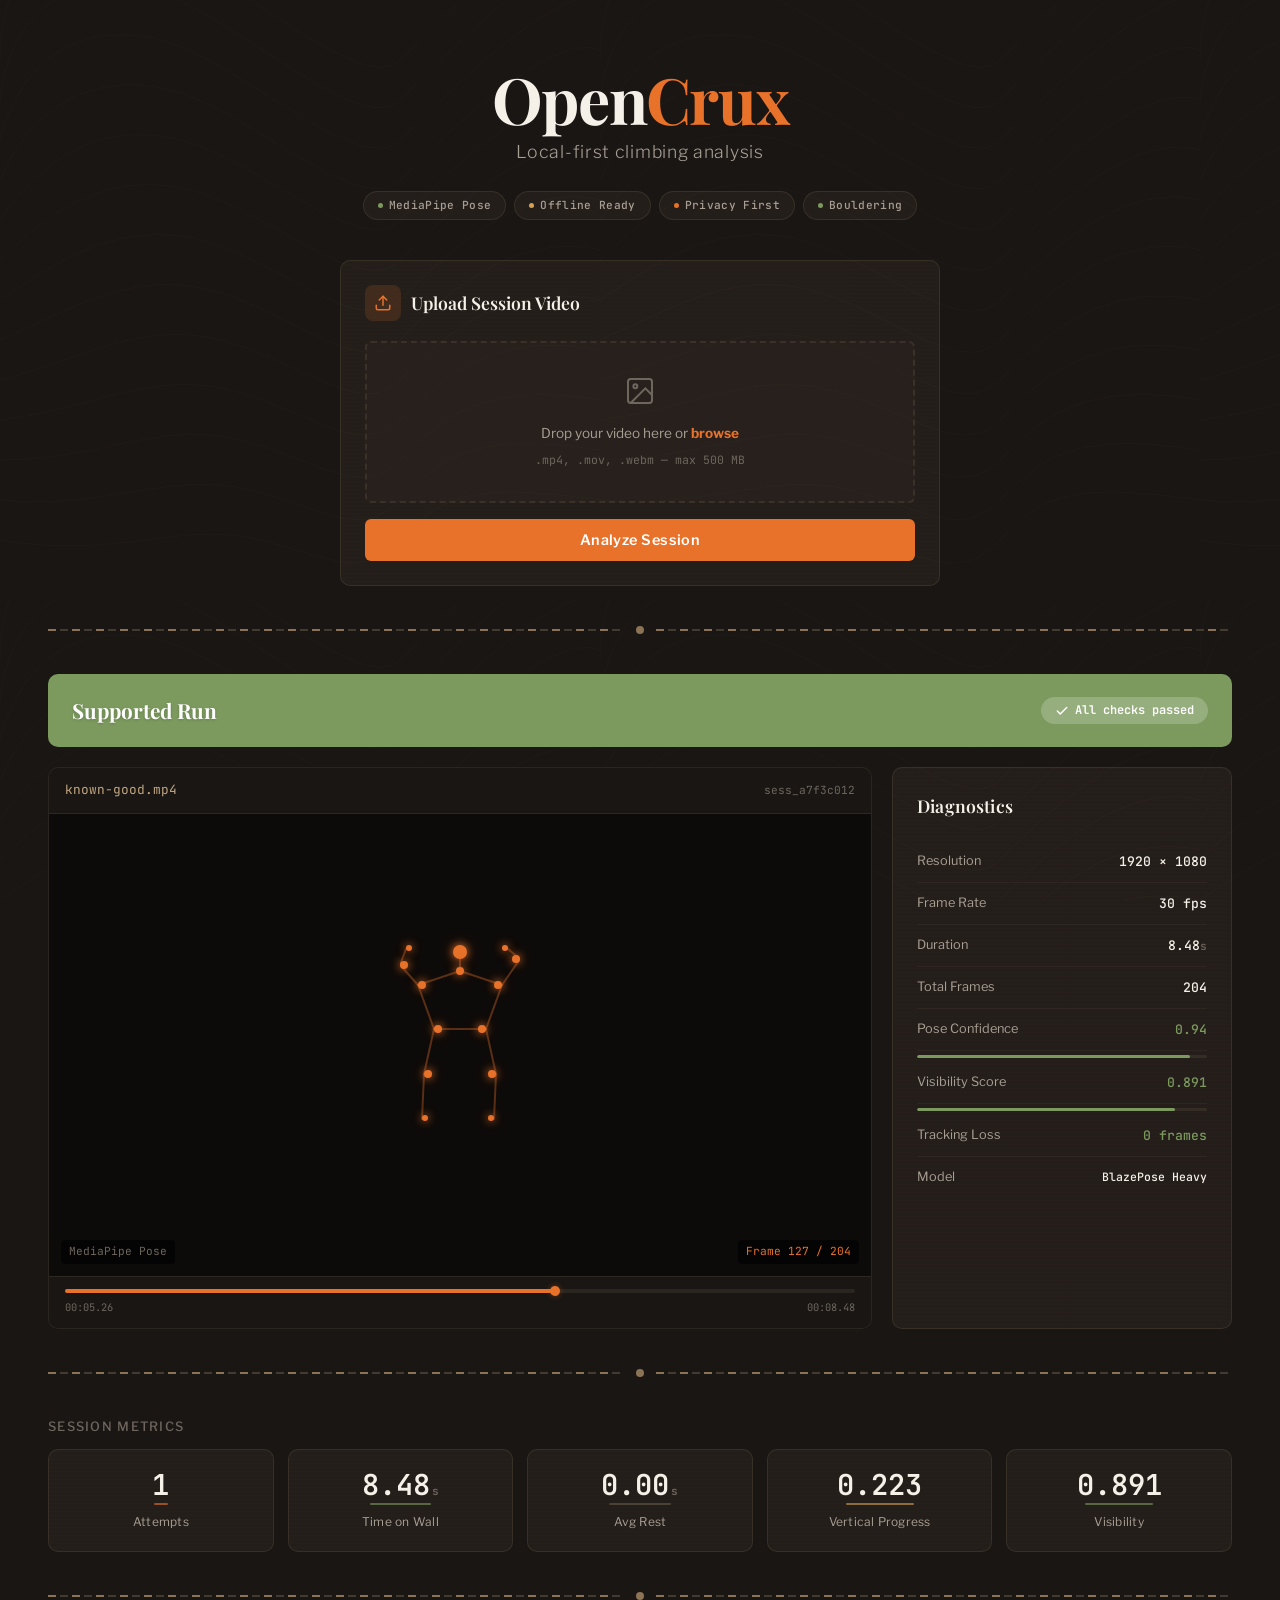
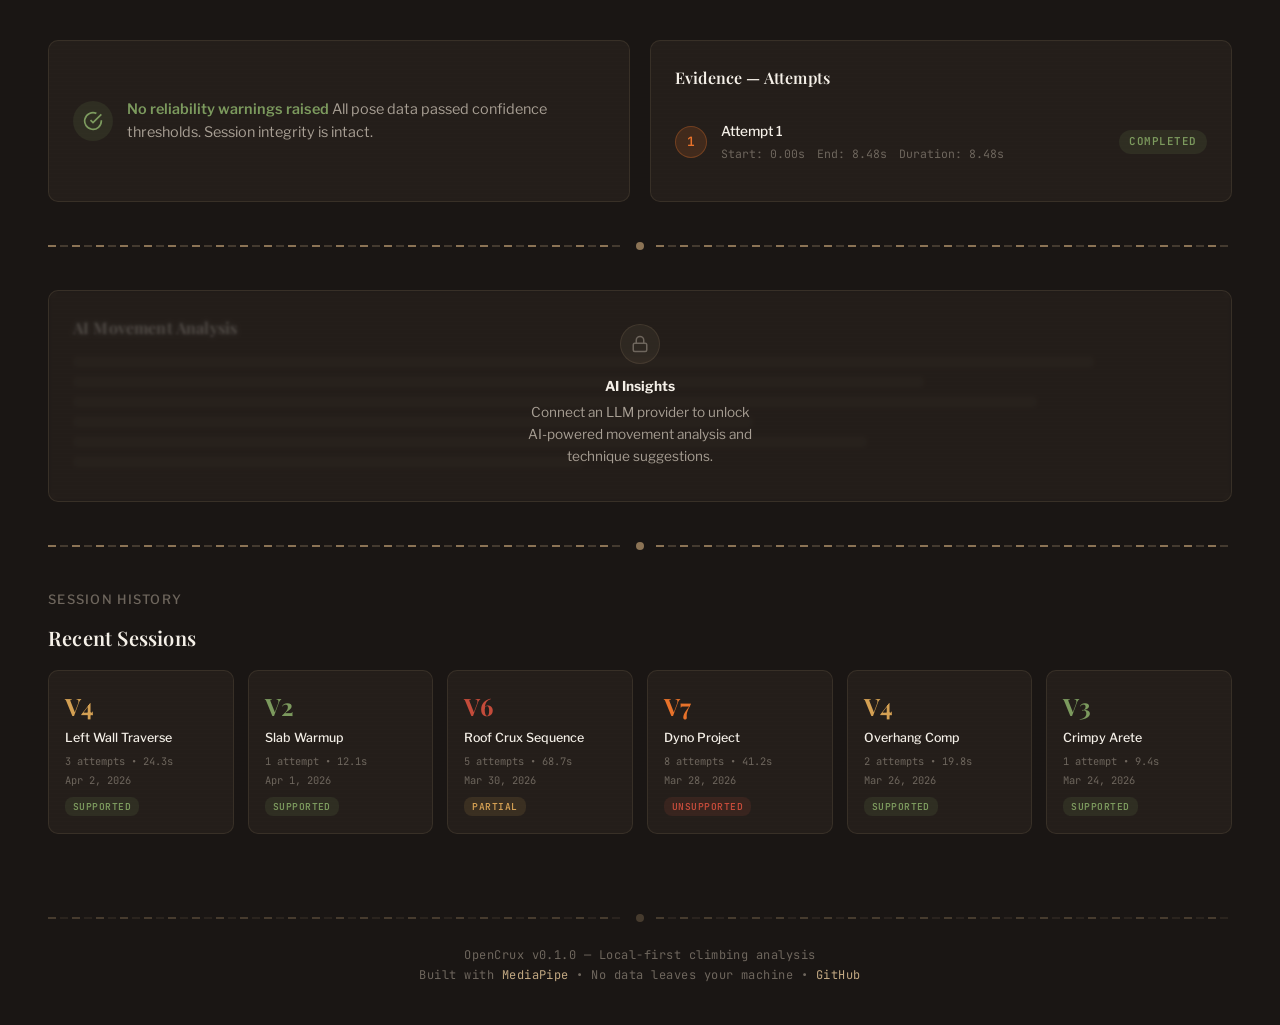
<file: prototypes/warm-earth.html>
<!DOCTYPE html>
<html lang="en">
<head>
<meta charset="UTF-8">
<meta name="viewport" content="width=device-width, initial-scale=1.0">
<title>OpenCrux -- Climbing Analysis</title>
<link rel="preconnect" href="https://fonts.googleapis.com">
<link rel="preconnect" href="https://fonts.gstatic.com" crossorigin>
<link href="https://fonts.googleapis.com/css2?family=JetBrains+Mono:wght@400;500;600&family=Libre+Franklin:wght@300;400;500;600;700&family=Playfair+Display:ital,wght@0,400;0,600;0,700;1,400&display=swap" rel="stylesheet">
<style>
/* =========================================================
   RESET & FOUNDATION
   ========================================================= */
*, *::before, *::after {
  box-sizing: border-box;
  margin: 0;
  padding: 0;
}

:root {
  --bg: #1a1614;
  --bg-raised: #211e1b;
  --bg-sunken: #141210;
  --card-bg: rgba(194,168,130,0.06);
  --card-border: rgba(194,168,130,0.12);
  --card-border-hover: rgba(194,168,130,0.22);
  --primary: #e8722a;
  --primary-glow: rgba(232,114,42,0.15);
  --success: #7c9a5e;
  --success-muted: rgba(124,154,94,0.12);
  --warning: #d4a053;
  --warning-muted: rgba(212,160,83,0.12);
  --danger: #c44b3a;
  --danger-muted: rgba(196,75,58,0.12);
  --text: #f5f0e8;
  --text-secondary: #a89f94;
  --text-muted: #6e665d;
  --sandstone: #c2a882;
  --sandstone-muted: rgba(194,168,130,0.25);
  --rope: #8b7355;

  --font-body: 'Libre Franklin', -apple-system, BlinkMacSystemFont, sans-serif;
  --font-heading: 'Playfair Display', Georgia, serif;
  --font-mono: 'JetBrains Mono', 'Fira Code', monospace;

  --radius: 10px;
  --radius-sm: 6px;
  --radius-lg: 14px;
  --shadow: 0 2px 12px rgba(0,0,0,0.3);
  --shadow-lg: 0 8px 32px rgba(0,0,0,0.4);
}

html {
  font-size: 16px;
  scroll-behavior: smooth;
}

body {
  font-family: var(--font-body);
  background-color: var(--bg);
  color: var(--text);
  line-height: 1.6;
  min-height: 100vh;
  overflow-x: hidden;
  -webkit-font-smoothing: antialiased;
}

/* =========================================================
   TOPOGRAPHIC BACKGROUND
   ========================================================= */
body::before {
  content: '';
  position: fixed;
  inset: 0;
  z-index: 0;
  pointer-events: none;
  opacity: 0.035;
  background-image: url("data:image/svg+xml,%3Csvg xmlns='http://www.w3.org/2000/svg' width='600' height='600'%3E%3Cdefs%3E%3Cstyle%3Epath%7Bfill:none;stroke:%23c2a882;stroke-width:0.8%7D%3C/style%3E%3C/defs%3E%3Cpath d='M0 300c60-40 120-80 200-60s160 100 200 60 120-120 200-100'/%3E%3Cpath d='M0 340c70-30 130-70 210-50s150 90 190 50 110-110 200-90'/%3E%3Cpath d='M0 380c80-20 140-60 220-40s140 80 180 40 100-100 200-80'/%3E%3Cpath d='M0 260c50-50 110-90 190-70s170 110 210 70 130-130 200-110'/%3E%3Cpath d='M0 220c40-60 100-100 180-80s180 120 220 80 140-140 200-120'/%3E%3Cpath d='M0 180c30-70 90-110 170-90s190 130 230 90 150-150 200-130'/%3E%3Cpath d='M0 420c90-10 150-50 230-30s130 70 170 30 90-90 200-70'/%3E%3Cpath d='M0 460c100 0 160-40 240-20s120 60 160 20 80-80 200-60'/%3E%3Cpath d='M0 140c20-80 80-120 160-100s200 140 240 100 160-160 200-140'/%3E%3Cpath d='M0 100c10-90 70-130 150-110s210 150 250 110 170-170 200-150'/%3E%3Cpath d='M0 500c110 10 170-30 250-10s110 50 150 10 70-70 200-50'/%3E%3Cpath d='M0 540c120 20 180-20 260 0s100 40 140 0 60-60 200-40'/%3E%3Cpath d='M0 60c0-100 60-140 140-120s220 160 260 120 180-180 200-160'/%3E%3C/svg%3E");
  background-size: 600px 600px;
}

/* =========================================================
   LAYOUT
   ========================================================= */
.container {
  position: relative;
  z-index: 1;
  max-width: 1280px;
  margin: 0 auto;
  padding: 0 20px;
}

@media (min-width: 768px) {
  .container { padding: 0 32px; }
}

@media (min-width: 1280px) {
  .container { padding: 0 48px; }
}

/* =========================================================
   CARD BASE
   ========================================================= */
.card {
  background: var(--card-bg);
  border: 1px solid var(--card-border);
  border-radius: var(--radius);
  padding: 24px;
  transition: border-color 0.3s ease, box-shadow 0.3s ease, transform 0.2s ease;
  position: relative;
  overflow: hidden;
}

/* Chalk-dusted paper texture */
.card::before {
  content: '';
  position: absolute;
  inset: 0;
  background: repeating-linear-gradient(
    0deg,
    transparent,
    transparent 3px,
    rgba(194,168,130,0.008) 3px,
    rgba(194,168,130,0.008) 4px
  );
  pointer-events: none;
}

.card:hover {
  border-color: var(--card-border-hover);
  box-shadow: 0 4px 20px rgba(0,0,0,0.2);
}

/* =========================================================
   ROPE DIVIDER
   ========================================================= */
.rope-divider {
  display: flex;
  align-items: center;
  gap: 12px;
  margin: 40px 0;
  opacity: 0.4;
}

.rope-divider::before,
.rope-divider::after {
  content: '';
  flex: 1;
  height: 2px;
  background: repeating-linear-gradient(
    90deg,
    var(--rope) 0px,
    var(--rope) 8px,
    transparent 8px,
    transparent 12px,
    var(--sandstone-muted) 12px,
    var(--sandstone-muted) 20px,
    transparent 20px,
    transparent 24px
  );
}

.rope-divider .rope-knot {
  width: 8px;
  height: 8px;
  border-radius: 50%;
  background: var(--rope);
  flex-shrink: 0;
}

/* =========================================================
   SECTION LABELS
   ========================================================= */
.section-label {
  font-family: var(--font-heading);
  font-size: 1.25rem;
  font-weight: 600;
  color: var(--text);
  margin-bottom: 16px;
  letter-spacing: 0.01em;
}

.section-sublabel {
  font-family: var(--font-body);
  font-size: 0.8rem;
  font-weight: 500;
  color: var(--text-muted);
  text-transform: uppercase;
  letter-spacing: 0.1em;
  margin-bottom: 12px;
}

/* =========================================================
   1. HERO / MASTHEAD
   ========================================================= */
.hero {
  padding: 48px 0 32px;
  text-align: center;
}

.hero-logo {
  font-family: var(--font-heading);
  font-size: 3rem;
  font-weight: 700;
  color: var(--text);
  letter-spacing: -0.02em;
  line-height: 1.1;
  margin-bottom: 4px;
}

.hero-logo .crux {
  color: var(--primary);
}

.hero-tagline {
  font-family: var(--font-body);
  font-size: 1rem;
  font-weight: 300;
  color: var(--text-secondary);
  letter-spacing: 0.04em;
  margin-bottom: 24px;
}

.hero-chips {
  display: flex;
  flex-wrap: wrap;
  justify-content: center;
  gap: 8px;
}

.chip {
  display: inline-flex;
  align-items: center;
  gap: 6px;
  padding: 5px 14px;
  border-radius: 20px;
  font-family: var(--font-mono);
  font-size: 0.7rem;
  font-weight: 500;
  letter-spacing: 0.03em;
  border: 1px solid var(--card-border);
  background: var(--card-bg);
  color: var(--text-secondary);
  transition: all 0.25s ease;
  cursor: default;
}

.chip:hover {
  border-color: var(--primary);
  color: var(--primary);
  background: var(--primary-glow);
}

.chip .chip-dot {
  width: 5px;
  height: 5px;
  border-radius: 50%;
  background: var(--success);
}

.chip .chip-dot.warning { background: var(--warning); }
.chip .chip-dot.orange { background: var(--primary); }

@media (min-width: 768px) {
  .hero { padding: 64px 0 40px; }
  .hero-logo { font-size: 4rem; }
  .hero-tagline { font-size: 1.1rem; }
}

/* =========================================================
   2. UPLOAD FORM
   ========================================================= */
.upload-card {
  max-width: 600px;
  margin: 0 auto 0;
}

.upload-card .card-header {
  display: flex;
  align-items: center;
  gap: 10px;
  margin-bottom: 20px;
}

.upload-icon {
  width: 36px;
  height: 36px;
  border-radius: 8px;
  background: var(--primary-glow);
  display: flex;
  align-items: center;
  justify-content: center;
}

.upload-icon svg {
  width: 18px;
  height: 18px;
  stroke: var(--primary);
  fill: none;
  stroke-width: 2;
  stroke-linecap: round;
  stroke-linejoin: round;
}

.upload-card .card-title {
  font-family: var(--font-heading);
  font-size: 1.1rem;
  font-weight: 600;
}

.upload-dropzone {
  border: 2px dashed var(--card-border);
  border-radius: var(--radius-sm);
  padding: 32px 20px;
  text-align: center;
  cursor: pointer;
  transition: all 0.3s ease;
  margin-bottom: 16px;
  background: rgba(194,168,130,0.02);
}

.upload-dropzone:hover {
  border-color: var(--primary);
  background: var(--primary-glow);
}

.upload-dropzone-text {
  font-size: 0.85rem;
  color: var(--text-secondary);
  margin-top: 8px;
}

.upload-dropzone-text strong {
  color: var(--primary);
}

.upload-dropzone-hint {
  font-size: 0.72rem;
  color: var(--text-muted);
  margin-top: 6px;
  font-family: var(--font-mono);
}

.upload-btn {
  width: 100%;
  padding: 12px 24px;
  border: none;
  border-radius: var(--radius-sm);
  background: var(--primary);
  color: #fff;
  font-family: var(--font-body);
  font-size: 0.9rem;
  font-weight: 600;
  letter-spacing: 0.03em;
  cursor: pointer;
  transition: all 0.25s ease;
  position: relative;
  overflow: hidden;
}

.upload-btn::after {
  content: '';
  position: absolute;
  inset: 0;
  background: linear-gradient(135deg, transparent 40%, rgba(255,255,255,0.1) 50%, transparent 60%);
  transform: translateX(-100%);
  transition: transform 0.6s ease;
}

.upload-btn:hover {
  background: #d4651f;
  transform: translateY(-1px);
  box-shadow: 0 4px 16px rgba(232,114,42,0.3);
}

.upload-btn:hover::after {
  transform: translateX(100%);
}

/* =========================================================
   3. VERDICT BAND
   ========================================================= */
.verdict-band {
  border-radius: var(--radius);
  padding: 20px 24px;
  display: flex;
  align-items: center;
  justify-content: space-between;
  flex-wrap: wrap;
  gap: 12px;
}

.verdict-band.supported {
  background: var(--success);
}

.verdict-band.partial {
  background: var(--warning);
}

.verdict-band.unsupported {
  background: var(--danger);
}

.verdict-label {
  font-family: var(--font-heading);
  font-size: 1.3rem;
  font-weight: 700;
  color: #fff;
  text-shadow: 0 1px 3px rgba(0,0,0,0.2);
}

.verdict-badge {
  display: inline-flex;
  align-items: center;
  gap: 6px;
  padding: 4px 14px;
  border-radius: 20px;
  background: rgba(255,255,255,0.2);
  color: #fff;
  font-family: var(--font-mono);
  font-size: 0.75rem;
  font-weight: 600;
  backdrop-filter: blur(4px);
}

.verdict-badge .check {
  width: 14px;
  height: 14px;
}

/* =========================================================
   4 & 5. FRAME PREVIEW + DIAGNOSTICS (GRID)
   ========================================================= */
.analysis-grid {
  display: grid;
  grid-template-columns: 1fr;
  gap: 20px;
  margin-top: 20px;
}

@media (min-width: 768px) {
  .analysis-grid {
    grid-template-columns: 1fr 300px;
  }
}

@media (min-width: 1280px) {
  .analysis-grid {
    grid-template-columns: 1fr 340px;
  }
}

/* FRAME PREVIEW */
.frame-preview {
  background: var(--bg-sunken);
  border: 1px solid var(--card-border);
  border-radius: var(--radius);
  overflow: hidden;
  position: relative;
}

.frame-preview-header {
  display: flex;
  align-items: center;
  justify-content: space-between;
  padding: 12px 16px;
  border-bottom: 1px solid var(--card-border);
  background: rgba(194,168,130,0.03);
}

.frame-filename {
  font-family: var(--font-mono);
  font-size: 0.8rem;
  color: var(--sandstone);
}

.frame-session-id {
  font-family: var(--font-mono);
  font-size: 0.7rem;
  color: var(--text-muted);
}

.frame-canvas {
  aspect-ratio: 16/9;
  background: #0d0b0a;
  display: flex;
  align-items: center;
  justify-content: center;
  position: relative;
}

.frame-canvas-skeleton {
  position: relative;
  width: 120px;
  height: 200px;
}

/* Stick-figure skeleton joints */
.skeleton-joint {
  position: absolute;
  width: 8px;
  height: 8px;
  border-radius: 50%;
  background: var(--primary);
  box-shadow: 0 0 8px var(--primary), 0 0 16px rgba(232,114,42,0.3);
  z-index: 2;
}

.joint-head { top: 0; left: 50%; transform: translateX(-50%); width: 14px; height: 14px; }
.joint-neck { top: 22px; left: 50%; transform: translateX(-50%); }
.joint-lshoulder { top: 36px; left: 15%; }
.joint-rshoulder { top: 36px; right: 15%; }
.joint-lelbow { top: 16px; left: 0%; }
.joint-relbow { top: 10px; right: 0%; }
.joint-lwrist { top: 0; left: 5%; width: 6px; height: 6px; }
.joint-rwrist { top: 0; right: 10%; width: 6px; height: 6px; }
.joint-lhip { top: 80px; left: 28%; }
.joint-rhip { top: 80px; right: 28%; }
.joint-lknee { top: 125px; left: 20%; }
.joint-rknee { top: 125px; right: 20%; }
.joint-lankle { top: 170px; left: 18%; width: 6px; height: 6px; }
.joint-rankle { top: 170px; right: 22%; width: 6px; height: 6px; }

.frame-overlay-label {
  position: absolute;
  bottom: 12px;
  left: 12px;
  font-family: var(--font-mono);
  font-size: 0.7rem;
  color: var(--text-muted);
  background: rgba(0,0,0,0.6);
  padding: 3px 8px;
  border-radius: 4px;
}

.frame-overlay-frame {
  position: absolute;
  bottom: 12px;
  right: 12px;
  font-family: var(--font-mono);
  font-size: 0.7rem;
  color: var(--primary);
  background: rgba(0,0,0,0.6);
  padding: 3px 8px;
  border-radius: 4px;
}

.frame-timeline {
  padding: 12px 16px;
  border-top: 1px solid var(--card-border);
  background: rgba(194,168,130,0.03);
}

.timeline-bar {
  width: 100%;
  height: 4px;
  background: rgba(194,168,130,0.1);
  border-radius: 2px;
  position: relative;
  cursor: pointer;
}

.timeline-progress {
  width: 62%;
  height: 100%;
  background: var(--primary);
  border-radius: 2px;
  position: relative;
  transition: width 0.2s ease;
}

.timeline-thumb {
  position: absolute;
  right: -5px;
  top: 50%;
  transform: translateY(-50%);
  width: 10px;
  height: 10px;
  border-radius: 50%;
  background: var(--primary);
  box-shadow: 0 0 6px rgba(232,114,42,0.4);
}

.timeline-labels {
  display: flex;
  justify-content: space-between;
  margin-top: 6px;
  font-family: var(--font-mono);
  font-size: 0.65rem;
  color: var(--text-muted);
}

/* DIAGNOSTICS SIDEBAR */
.diagnostics-card .section-label {
  font-size: 1.1rem;
  margin-bottom: 20px;
}

.diag-item {
  display: flex;
  justify-content: space-between;
  align-items: center;
  padding: 10px 0;
  border-bottom: 1px solid rgba(194,168,130,0.06);
}

.diag-item:last-child {
  border-bottom: none;
}

.diag-label {
  font-size: 0.8rem;
  color: var(--text-secondary);
}

.diag-value {
  font-family: var(--font-mono);
  font-size: 0.82rem;
  font-weight: 500;
  color: var(--text);
}

.diag-value.success { color: var(--success); }
.diag-value.warning { color: var(--warning); }
.diag-value.danger { color: var(--danger); }

.diag-bar-container {
  margin-top: 4px;
}

.diag-bar {
  height: 3px;
  background: rgba(194,168,130,0.1);
  border-radius: 2px;
  overflow: hidden;
}

.diag-bar-fill {
  height: 100%;
  border-radius: 2px;
  transition: width 0.8s ease;
}

.diag-bar-fill.success { background: var(--success); }
.diag-bar-fill.warning { background: var(--warning); }
.diag-bar-fill.primary { background: var(--primary); }

/* =========================================================
   6. METRICS GRID
   ========================================================= */
.metrics-grid {
  display: grid;
  grid-template-columns: repeat(2, 1fr);
  gap: 14px;
}

@media (min-width: 768px) {
  .metrics-grid {
    grid-template-columns: repeat(3, 1fr);
  }
}

@media (min-width: 1280px) {
  .metrics-grid {
    grid-template-columns: repeat(5, 1fr);
  }
}

.metric-card {
  text-align: center;
  padding: 20px 14px;
}

.metric-value {
  font-family: var(--font-mono);
  font-size: 1.8rem;
  font-weight: 600;
  color: var(--text);
  line-height: 1.1;
  position: relative;
  display: inline-block;
  margin-bottom: 6px;
}

.metric-value::after {
  content: '';
  position: absolute;
  bottom: -3px;
  left: 10%;
  width: 80%;
  height: 2px;
  background: var(--sandstone-muted);
  border-radius: 1px;
}

.metric-value.accent-primary::after { background: var(--primary); opacity: 0.6; }
.metric-value.accent-success::after { background: var(--success); opacity: 0.6; }
.metric-value.accent-warning::after { background: var(--warning); opacity: 0.6; }

.metric-unit {
  font-family: var(--font-mono);
  font-size: 0.7rem;
  color: var(--text-muted);
  margin-left: 2px;
}

.metric-label {
  font-size: 0.75rem;
  color: var(--text-secondary);
  margin-top: 4px;
  letter-spacing: 0.02em;
}

/* =========================================================
   7. WARNINGS CARD
   ========================================================= */
.warnings-card {
  display: flex;
  align-items: center;
  gap: 14px;
}

.warnings-icon {
  width: 40px;
  height: 40px;
  border-radius: 50%;
  background: var(--success-muted);
  display: flex;
  align-items: center;
  justify-content: center;
  flex-shrink: 0;
}

.warnings-icon svg {
  width: 20px;
  height: 20px;
  stroke: var(--success);
  fill: none;
  stroke-width: 2;
}

.warnings-text {
  font-size: 0.9rem;
  color: var(--text-secondary);
}

.warnings-text strong {
  color: var(--success);
  font-weight: 600;
}

/* =========================================================
   8. EVIDENCE / ATTEMPTS CARD
   ========================================================= */
.attempts-list {
  list-style: none;
}

.attempt-item {
  display: flex;
  align-items: center;
  gap: 14px;
  padding: 14px 0;
  border-bottom: 1px solid rgba(194,168,130,0.06);
}

.attempt-item:last-child { border-bottom: none; }

.attempt-number {
  width: 32px;
  height: 32px;
  border-radius: 50%;
  background: var(--primary-glow);
  border: 1px solid rgba(232,114,42,0.3);
  display: flex;
  align-items: center;
  justify-content: center;
  font-family: var(--font-mono);
  font-size: 0.8rem;
  font-weight: 600;
  color: var(--primary);
  flex-shrink: 0;
}

.attempt-details {
  flex: 1;
}

.attempt-label {
  font-size: 0.85rem;
  font-weight: 500;
  color: var(--text);
  margin-bottom: 2px;
}

.attempt-meta {
  font-family: var(--font-mono);
  font-size: 0.72rem;
  color: var(--text-muted);
  display: flex;
  flex-wrap: wrap;
  gap: 12px;
}

.attempt-meta span {
  display: inline-flex;
  align-items: center;
  gap: 4px;
}

.attempt-status {
  padding: 3px 10px;
  border-radius: 12px;
  font-family: var(--font-mono);
  font-size: 0.68rem;
  font-weight: 600;
  text-transform: uppercase;
  letter-spacing: 0.05em;
}

.attempt-status.completed {
  background: var(--success-muted);
  color: var(--success);
}

.attempt-status.fall {
  background: var(--warning-muted);
  color: var(--warning);
}

/* =========================================================
   9. AI INSIGHTS (DISABLED)
   ========================================================= */
.ai-insights-card {
  position: relative;
}

.ai-insights-card .card-content {
  opacity: 0.3;
  filter: blur(1px);
  pointer-events: none;
  user-select: none;
}

.ai-overlay {
  position: absolute;
  inset: 0;
  display: flex;
  flex-direction: column;
  align-items: center;
  justify-content: center;
  z-index: 2;
  border-radius: var(--radius);
  background: rgba(26,22,20,0.5);
  backdrop-filter: blur(2px);
}

.ai-lock-icon {
  width: 40px;
  height: 40px;
  border-radius: 50%;
  background: rgba(194,168,130,0.08);
  border: 1px solid var(--card-border);
  display: flex;
  align-items: center;
  justify-content: center;
  margin-bottom: 12px;
}

.ai-lock-icon svg {
  width: 18px;
  height: 18px;
  stroke: var(--text-muted);
  fill: none;
  stroke-width: 2;
}

.ai-overlay-text {
  font-size: 0.85rem;
  color: var(--text-secondary);
  text-align: center;
  max-width: 240px;
}

.ai-overlay-text strong {
  color: var(--text);
  display: block;
  margin-bottom: 4px;
}

.ai-insights-placeholder-line {
  height: 10px;
  border-radius: 5px;
  background: rgba(194,168,130,0.1);
  margin-bottom: 10px;
}

.ai-insights-placeholder-line:nth-child(1) { width: 90%; }
.ai-insights-placeholder-line:nth-child(2) { width: 75%; }
.ai-insights-placeholder-line:nth-child(3) { width: 85%; }
.ai-insights-placeholder-line:nth-child(4) { width: 60%; }
.ai-insights-placeholder-line:nth-child(5) { width: 70%; }
.ai-insights-placeholder-line:nth-child(6) { width: 45%; }

/* =========================================================
   10. HISTORY SHELF
   ========================================================= */
.history-shelf {
  display: grid;
  grid-template-columns: repeat(2, 1fr);
  gap: 14px;
}

@media (min-width: 768px) {
  .history-shelf {
    grid-template-columns: repeat(3, 1fr);
  }
}

@media (min-width: 1280px) {
  .history-shelf {
    grid-template-columns: repeat(6, 1fr);
  }
}

.history-card {
  padding: 16px;
  cursor: pointer;
  transition: all 0.3s ease;
}

.history-card:hover {
  transform: translateY(-3px);
  border-color: var(--primary);
  box-shadow: 0 6px 24px rgba(232,114,42,0.12);
}

.history-card-grade {
  font-family: var(--font-heading);
  font-size: 1.5rem;
  font-weight: 700;
  margin-bottom: 2px;
}

.history-card-grade.easy { color: var(--success); }
.history-card-grade.mid { color: var(--warning); }
.history-card-grade.hard { color: var(--danger); }
.history-card-grade.project { color: var(--primary); }

.history-card-name {
  font-size: 0.78rem;
  color: var(--text);
  font-weight: 500;
  margin-bottom: 6px;
  white-space: nowrap;
  overflow: hidden;
  text-overflow: ellipsis;
}

.history-card-meta {
  font-family: var(--font-mono);
  font-size: 0.65rem;
  color: var(--text-muted);
  display: flex;
  flex-direction: column;
  gap: 2px;
}

.history-card-verdict {
  display: inline-block;
  margin-top: 8px;
  padding: 2px 8px;
  border-radius: 8px;
  font-family: var(--font-mono);
  font-size: 0.6rem;
  font-weight: 600;
  text-transform: uppercase;
  letter-spacing: 0.05em;
}

.history-card-verdict.supported {
  background: var(--success-muted);
  color: var(--success);
}

.history-card-verdict.partial {
  background: var(--warning-muted);
  color: var(--warning);
}

.history-card-verdict.unsupported {
  background: var(--danger-muted);
  color: var(--danger);
}

/* =========================================================
   FOOTER
   ========================================================= */
.footer {
  padding: 40px 0;
  text-align: center;
  font-size: 0.75rem;
  color: var(--text-muted);
  font-family: var(--font-mono);
  letter-spacing: 0.04em;
}

.footer a {
  color: var(--sandstone);
  text-decoration: none;
  transition: color 0.2s ease;
}

.footer a:hover {
  color: var(--primary);
}

/* =========================================================
   ANIMATIONS
   ========================================================= */
@keyframes fadeUp {
  from { opacity: 0; transform: translateY(16px); }
  to { opacity: 1; transform: translateY(0); }
}

@keyframes pulse-glow {
  0%, 100% { box-shadow: 0 0 6px var(--primary), 0 0 12px rgba(232,114,42,0.2); }
  50% { box-shadow: 0 0 10px var(--primary), 0 0 20px rgba(232,114,42,0.35); }
}

@keyframes skeleton-pulse {
  0%, 100% { opacity: 0.7; }
  50% { opacity: 1; }
}

.animate-in {
  animation: fadeUp 0.5s ease both;
}

.skeleton-joint {
  animation: skeleton-pulse 2s ease-in-out infinite;
}

.skeleton-joint:nth-child(odd) {
  animation-delay: 0.3s;
}

/* Stagger animation delays */
.stagger-1 { animation-delay: 0.05s; }
.stagger-2 { animation-delay: 0.1s; }
.stagger-3 { animation-delay: 0.15s; }
.stagger-4 { animation-delay: 0.2s; }
.stagger-5 { animation-delay: 0.25s; }
.stagger-6 { animation-delay: 0.3s; }
.stagger-7 { animation-delay: 0.35s; }
.stagger-8 { animation-delay: 0.4s; }
.stagger-9 { animation-delay: 0.45s; }
.stagger-10 { animation-delay: 0.5s; }

/* =========================================================
   SCROLLBAR
   ========================================================= */
::-webkit-scrollbar {
  width: 8px;
}

::-webkit-scrollbar-track {
  background: var(--bg);
}

::-webkit-scrollbar-thumb {
  background: rgba(194,168,130,0.15);
  border-radius: 4px;
}

::-webkit-scrollbar-thumb:hover {
  background: rgba(194,168,130,0.25);
}

/* =========================================================
   TWO-COLUMN UTILITY
   ========================================================= */
.two-col {
  display: grid;
  grid-template-columns: 1fr;
  gap: 20px;
}

@media (min-width: 768px) {
  .two-col {
    grid-template-columns: 1fr 1fr;
  }
}
</style>
</head>
<body>

<div class="container">

  <!-- ===== 1. HERO / MASTHEAD ===== -->
  <header class="hero animate-in stagger-1">
    <div class="hero-logo">Open<span class="crux">Crux</span></div>
    <p class="hero-tagline">Local-first climbing analysis</p>
    <div class="hero-chips">
      <span class="chip"><span class="chip-dot"></span> MediaPipe Pose</span>
      <span class="chip"><span class="chip-dot warning"></span> Offline Ready</span>
      <span class="chip"><span class="chip-dot orange"></span> Privacy First</span>
      <span class="chip"><span class="chip-dot"></span> Bouldering</span>
    </div>
  </header>

  <!-- ===== 2. UPLOAD FORM ===== -->
  <div class="upload-card card animate-in stagger-2">
    <div class="card-header">
      <div class="upload-icon">
        <svg viewBox="0 0 24 24"><path d="M21 15v4a2 2 0 01-2 2H5a2 2 0 01-2-2v-4"/><polyline points="17 8 12 3 7 8"/><line x1="12" y1="3" x2="12" y2="15"/></svg>
      </div>
      <div class="card-title">Upload Session Video</div>
    </div>
    <div class="upload-dropzone">
      <svg width="32" height="32" viewBox="0 0 24 24" fill="none" stroke="currentColor" stroke-width="1.5" style="color:var(--text-muted)"><rect x="3" y="3" width="18" height="18" rx="2"/><circle cx="8.5" cy="8.5" r="1.5"/><polyline points="21 15 16 10 5 21"/></svg>
      <div class="upload-dropzone-text">Drop your video here or <strong>browse</strong></div>
      <div class="upload-dropzone-hint">.mp4, .mov, .webm &mdash; max 500 MB</div>
    </div>
    <button class="upload-btn">Analyze Session</button>
  </div>

  <div class="rope-divider animate-in stagger-3">
    <span class="rope-knot"></span>
  </div>

  <!-- ===== 3. VERDICT BAND ===== -->
  <div class="verdict-band supported animate-in stagger-3">
    <div class="verdict-label">Supported Run</div>
    <span class="verdict-badge">
      <svg class="check" viewBox="0 0 24 24" fill="none" stroke="currentColor" stroke-width="2.5" stroke-linecap="round" stroke-linejoin="round"><polyline points="20 6 9 17 4 12"/></svg>
      All checks passed
    </span>
  </div>

  <!-- ===== 4 & 5. FRAME PREVIEW + DIAGNOSTICS ===== -->
  <div class="analysis-grid animate-in stagger-4">

    <!-- Frame Preview -->
    <div class="frame-preview">
      <div class="frame-preview-header">
        <span class="frame-filename">known-good.mp4</span>
        <span class="frame-session-id">sess_a7f3c012</span>
      </div>
      <div class="frame-canvas">
        <div class="frame-canvas-skeleton" id="skeleton-figure">
          <div class="skeleton-joint joint-head"></div>
          <div class="skeleton-joint joint-neck"></div>
          <div class="skeleton-joint joint-lshoulder"></div>
          <div class="skeleton-joint joint-rshoulder"></div>
          <div class="skeleton-joint joint-lelbow"></div>
          <div class="skeleton-joint joint-relbow"></div>
          <div class="skeleton-joint joint-lwrist"></div>
          <div class="skeleton-joint joint-rwrist"></div>
          <div class="skeleton-joint joint-lhip"></div>
          <div class="skeleton-joint joint-rhip"></div>
          <div class="skeleton-joint joint-lknee"></div>
          <div class="skeleton-joint joint-rknee"></div>
          <div class="skeleton-joint joint-lankle"></div>
          <div class="skeleton-joint joint-rankle"></div>
        </div>
        <span class="frame-overlay-label">MediaPipe Pose</span>
        <span class="frame-overlay-frame">Frame 127 / 204</span>
      </div>
      <div class="frame-timeline">
        <div class="timeline-bar" id="timeline-bar">
          <div class="timeline-progress" id="timeline-progress">
            <div class="timeline-thumb"></div>
          </div>
        </div>
        <div class="timeline-labels">
          <span>00:05.26</span>
          <span>00:08.48</span>
        </div>
      </div>
    </div>

    <!-- Diagnostics Sidebar -->
    <div class="card diagnostics-card">
      <div class="section-label">Diagnostics</div>
      <div class="diag-item">
        <span class="diag-label">Resolution</span>
        <span class="diag-value">1920 &times; 1080</span>
      </div>
      <div class="diag-item">
        <span class="diag-label">Frame Rate</span>
        <span class="diag-value">30 fps</span>
      </div>
      <div class="diag-item">
        <span class="diag-label">Duration</span>
        <span class="diag-value">8.48<span style="color:var(--text-muted);font-size:0.7rem">s</span></span>
      </div>
      <div class="diag-item">
        <span class="diag-label">Total Frames</span>
        <span class="diag-value">204</span>
      </div>
      <div class="diag-item">
        <span class="diag-label">Pose Confidence</span>
        <span class="diag-value success">0.94</span>
      </div>
      <div class="diag-bar-container">
        <div class="diag-bar"><div class="diag-bar-fill success" style="width:94%"></div></div>
      </div>
      <div class="diag-item" style="margin-top:4px;">
        <span class="diag-label">Visibility Score</span>
        <span class="diag-value success">0.891</span>
      </div>
      <div class="diag-bar-container">
        <div class="diag-bar"><div class="diag-bar-fill success" style="width:89.1%"></div></div>
      </div>
      <div class="diag-item" style="margin-top:4px;">
        <span class="diag-label">Tracking Loss</span>
        <span class="diag-value success">0 frames</span>
      </div>
      <div class="diag-item">
        <span class="diag-label">Model</span>
        <span class="diag-value" style="font-size:0.72rem;">BlazePose Heavy</span>
      </div>
    </div>
  </div>

  <div class="rope-divider animate-in stagger-5">
    <span class="rope-knot"></span>
  </div>

  <!-- ===== 6. METRICS GRID ===== -->
  <div class="animate-in stagger-5">
    <div class="section-sublabel">Session Metrics</div>
    <div class="metrics-grid">
      <div class="card metric-card">
        <div class="metric-value accent-primary">1</div>
        <div class="metric-label">Attempts</div>
      </div>
      <div class="card metric-card">
        <div class="metric-value accent-success">8.48<span class="metric-unit">s</span></div>
        <div class="metric-label">Time on Wall</div>
      </div>
      <div class="card metric-card">
        <div class="metric-value">0.00<span class="metric-unit">s</span></div>
        <div class="metric-label">Avg Rest</div>
      </div>
      <div class="card metric-card">
        <div class="metric-value accent-warning">0.223</div>
        <div class="metric-label">Vertical Progress</div>
      </div>
      <div class="card metric-card">
        <div class="metric-value accent-success">0.891</div>
        <div class="metric-label">Visibility</div>
      </div>
    </div>
  </div>

  <div class="rope-divider animate-in stagger-6">
    <span class="rope-knot"></span>
  </div>

  <!-- ===== 7 & 8. WARNINGS + ATTEMPTS ===== -->
  <div class="two-col animate-in stagger-6">

    <!-- Warnings -->
    <div class="card warnings-card">
      <div class="warnings-icon">
        <svg viewBox="0 0 24 24"><path d="M22 11.08V12a10 10 0 11-5.93-9.14"/><polyline points="22 4 12 14.01 9 11.01"/></svg>
      </div>
      <div class="warnings-text">
        <strong>No reliability warnings raised</strong>
        All pose data passed confidence thresholds. Session integrity is intact.
      </div>
    </div>

    <!-- Evidence / Attempts -->
    <div class="card">
      <div class="section-label" style="font-size:1rem;">Evidence &mdash; Attempts</div>
      <ul class="attempts-list">
        <li class="attempt-item">
          <div class="attempt-number">1</div>
          <div class="attempt-details">
            <div class="attempt-label">Attempt 1</div>
            <div class="attempt-meta">
              <span>Start: 0.00s</span>
              <span>End: 8.48s</span>
              <span>Duration: 8.48s</span>
            </div>
          </div>
          <div class="attempt-status completed">Completed</div>
        </li>
      </ul>
    </div>
  </div>

  <div class="rope-divider animate-in stagger-7">
    <span class="rope-knot"></span>
  </div>

  <!-- ===== 9. AI INSIGHTS (DISABLED) ===== -->
  <div class="card ai-insights-card animate-in stagger-7">
    <div class="ai-overlay">
      <div class="ai-lock-icon">
        <svg viewBox="0 0 24 24"><rect x="3" y="11" width="18" height="11" rx="2" ry="2"/><path d="M7 11V7a5 5 0 0110 0v4"/></svg>
      </div>
      <div class="ai-overlay-text">
        <strong>AI Insights</strong>
        Connect an LLM provider to unlock AI-powered movement analysis and technique suggestions.
      </div>
    </div>
    <div class="card-content">
      <div class="section-label" style="font-size:1rem;">AI Movement Analysis</div>
      <div style="margin-top:14px;">
        <div class="ai-insights-placeholder-line"></div>
        <div class="ai-insights-placeholder-line"></div>
        <div class="ai-insights-placeholder-line"></div>
        <div class="ai-insights-placeholder-line"></div>
        <div class="ai-insights-placeholder-line"></div>
        <div class="ai-insights-placeholder-line"></div>
      </div>
    </div>
  </div>

  <div class="rope-divider animate-in stagger-8">
    <span class="rope-knot"></span>
  </div>

  <!-- ===== 10. HISTORY SHELF ===== -->
  <div class="animate-in stagger-9">
    <div class="section-sublabel">Session History</div>
    <div class="section-label">Recent Sessions</div>
    <div class="history-shelf">

      <div class="card history-card">
        <div class="history-card-grade mid">V4</div>
        <div class="history-card-name">Left Wall Traverse</div>
        <div class="history-card-meta">
          <span>3 attempts &bull; 24.3s</span>
          <span>Apr 2, 2026</span>
        </div>
        <div class="history-card-verdict supported">Supported</div>
      </div>

      <div class="card history-card">
        <div class="history-card-grade easy">V2</div>
        <div class="history-card-name">Slab Warmup</div>
        <div class="history-card-meta">
          <span>1 attempt &bull; 12.1s</span>
          <span>Apr 1, 2026</span>
        </div>
        <div class="history-card-verdict supported">Supported</div>
      </div>

      <div class="card history-card">
        <div class="history-card-grade hard">V6</div>
        <div class="history-card-name">Roof Crux Sequence</div>
        <div class="history-card-meta">
          <span>5 attempts &bull; 68.7s</span>
          <span>Mar 30, 2026</span>
        </div>
        <div class="history-card-verdict partial">Partial</div>
      </div>

      <div class="card history-card">
        <div class="history-card-grade project">V7</div>
        <div class="history-card-name">Dyno Project</div>
        <div class="history-card-meta">
          <span>8 attempts &bull; 41.2s</span>
          <span>Mar 28, 2026</span>
        </div>
        <div class="history-card-verdict unsupported">Unsupported</div>
      </div>

      <div class="card history-card">
        <div class="history-card-grade mid">V4</div>
        <div class="history-card-name">Overhang Comp</div>
        <div class="history-card-meta">
          <span>2 attempts &bull; 19.8s</span>
          <span>Mar 26, 2026</span>
        </div>
        <div class="history-card-verdict supported">Supported</div>
      </div>

      <div class="card history-card">
        <div class="history-card-grade easy">V3</div>
        <div class="history-card-name">Crimpy Arete</div>
        <div class="history-card-meta">
          <span>1 attempt &bull; 9.4s</span>
          <span>Mar 24, 2026</span>
        </div>
        <div class="history-card-verdict supported">Supported</div>
      </div>

    </div>
  </div>

  <!-- ===== FOOTER ===== -->
  <footer class="footer animate-in stagger-10">
    <div class="rope-divider" style="margin-bottom:24px;">
      <span class="rope-knot"></span>
    </div>
    OpenCrux v0.1.0 &mdash; Local-first climbing analysis<br>
    Built with <a href="#">MediaPipe</a> &bull; No data leaves your machine &bull; <a href="#">GitHub</a>
  </footer>

</div>

<script>
document.addEventListener('DOMContentLoaded', () => {
  // Draw skeleton bone lines via SVG
  const skeletonFigure = document.getElementById('skeleton-figure');
  if (skeletonFigure) {
    const svg = document.createElementNS('http://www.w3.org/2000/svg', 'svg');
    svg.setAttribute('viewBox', '0 0 120 200');
    svg.style.cssText = 'position:absolute;width:120px;height:200px;pointer-events:none;z-index:1;';

    const bones = [
      [60, 7, 60, 22],     // head to neck
      [60, 26, 18, 40],    // neck to left shoulder
      [60, 26, 102, 40],   // neck to right shoulder
      [18, 40, 0, 20],     // left shoulder to left elbow
      [102, 40, 120, 14],  // right shoulder to right elbow
      [0, 20, 6, 4],       // left elbow to left wrist
      [120, 14, 108, 4],   // right elbow to right wrist
      [18, 40, 34, 84],    // left shoulder to left hip
      [102, 40, 86, 84],   // right shoulder to right hip
      [34, 84, 86, 84],    // left hip to right hip
      [34, 84, 24, 129],   // left hip to left knee
      [86, 84, 96, 129],   // right hip to right knee
      [24, 129, 22, 174],  // left knee to left ankle
      [96, 129, 94, 174],  // right knee to right ankle
    ];

    bones.forEach(([x1, y1, x2, y2]) => {
      const line = document.createElementNS('http://www.w3.org/2000/svg', 'line');
      line.setAttribute('x1', x1);
      line.setAttribute('y1', y1);
      line.setAttribute('x2', x2);
      line.setAttribute('y2', y2);
      line.setAttribute('stroke', 'rgba(232,114,42,0.35)');
      line.setAttribute('stroke-width', '2');
      line.setAttribute('stroke-linecap', 'round');
      svg.appendChild(line);
    });

    skeletonFigure.insertBefore(svg, skeletonFigure.firstChild);
  }

  // Timeline scrub interaction
  const timelineBar = document.getElementById('timeline-bar');
  const timelineProgress = document.getElementById('timeline-progress');
  if (timelineBar && timelineProgress) {
    timelineBar.addEventListener('click', (e) => {
      const rect = timelineBar.getBoundingClientRect();
      const pct = ((e.clientX - rect.left) / rect.width) * 100;
      timelineProgress.style.width = Math.max(0, Math.min(100, pct)) + '%';
    });
  }

  // Upload dropzone drag-and-drop visual feedback
  const dropzone = document.querySelector('.upload-dropzone');
  if (dropzone) {
    dropzone.addEventListener('dragover', (e) => {
      e.preventDefault();
      dropzone.style.borderColor = 'var(--primary)';
      dropzone.style.background = 'var(--primary-glow)';
    });
    dropzone.addEventListener('dragleave', () => {
      dropzone.style.borderColor = '';
      dropzone.style.background = '';
    });
    dropzone.addEventListener('drop', (e) => {
      e.preventDefault();
      dropzone.style.borderColor = '';
      dropzone.style.background = '';
    });
  }

  // Subtle parallax on skeleton joints (desktop only)
  const joints = document.querySelectorAll('.skeleton-joint');
  if (joints.length > 0 && window.innerWidth > 768) {
    document.addEventListener('mousemove', (e) => {
      const cx = window.innerWidth / 2;
      const cy = window.innerHeight / 2;
      const dx = (e.clientX - cx) / cx;
      const dy = (e.clientY - cy) / cy;
      joints.forEach((joint, i) => {
        const factor = (i % 3 + 1) * 0.5;
        const baseTransform = joint.classList.contains('joint-head') || joint.classList.contains('joint-neck')
          ? 'translateX(-50%)' : '';
        joint.style.transform = baseTransform + ' translate(' + (dx * factor) + 'px, ' + (dy * factor) + 'px)';
      });
    });
  }
});
</script>

</body>
</html>
</file>
